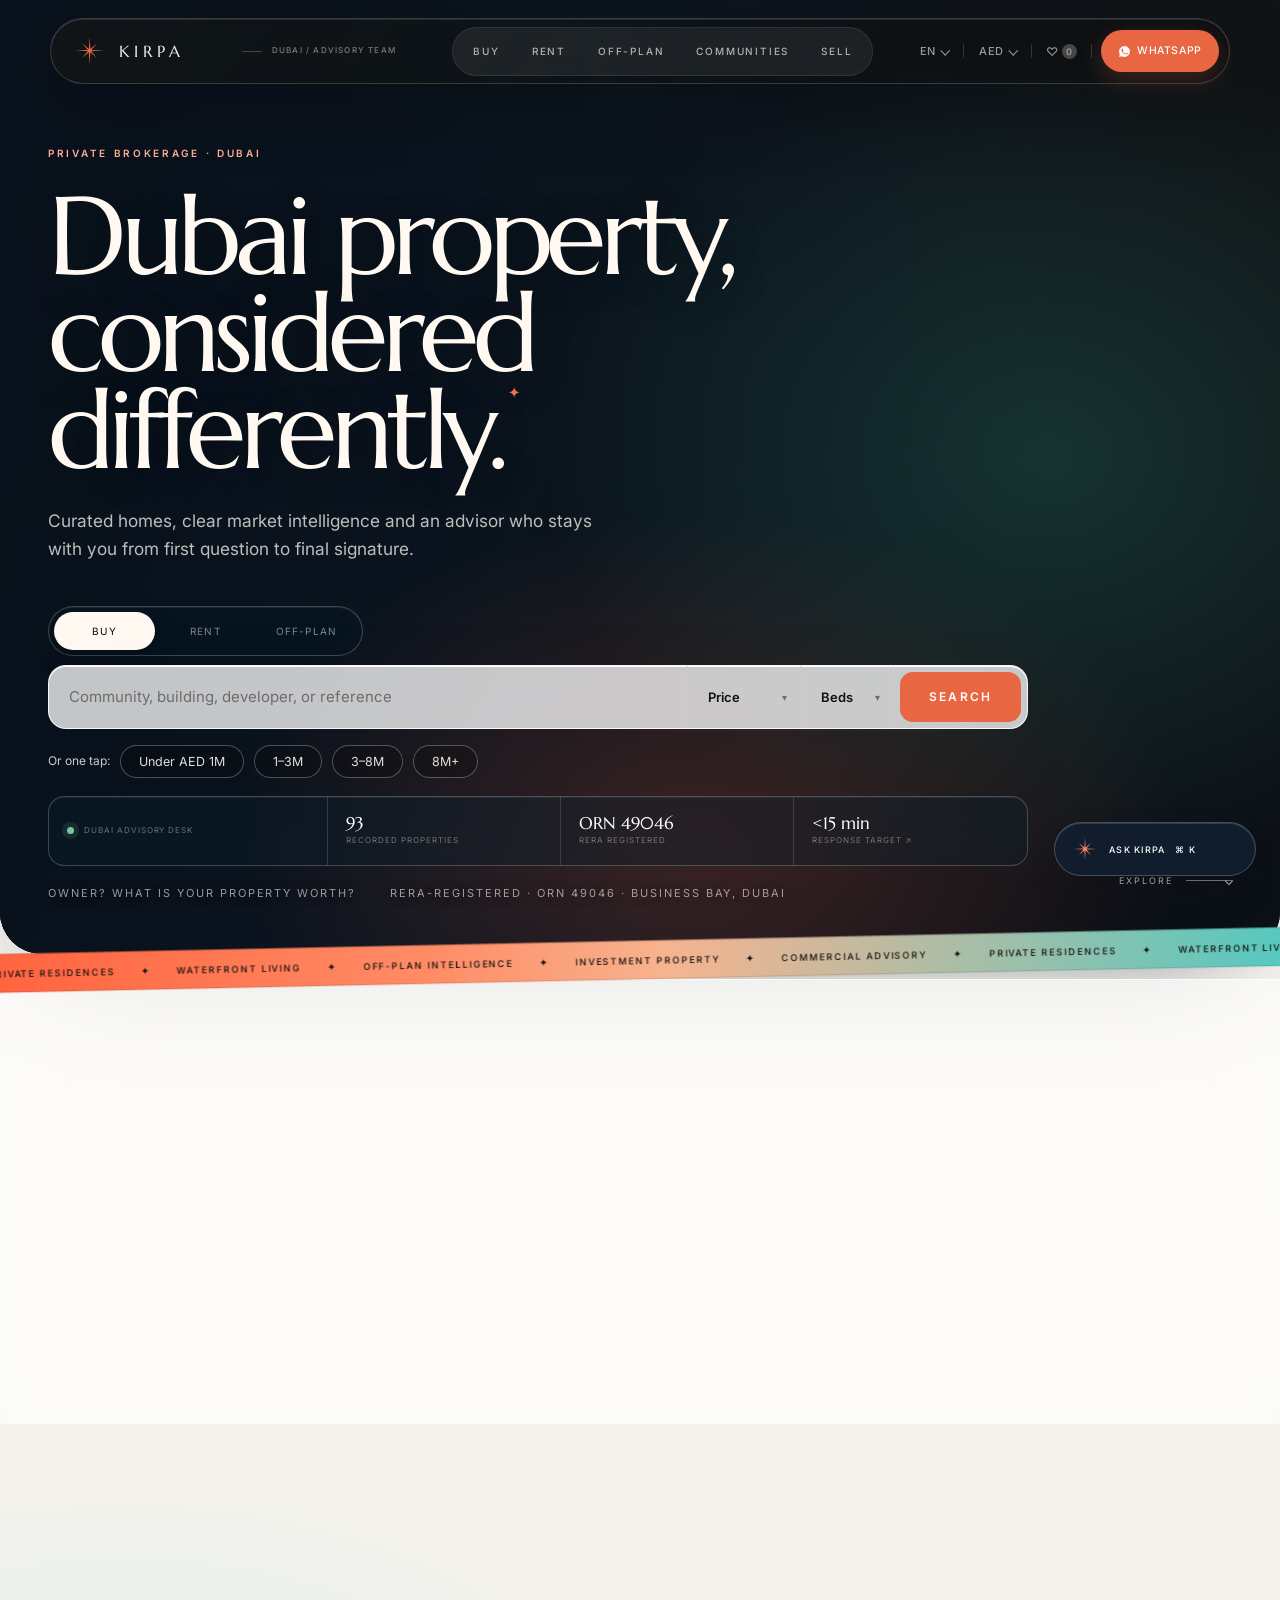
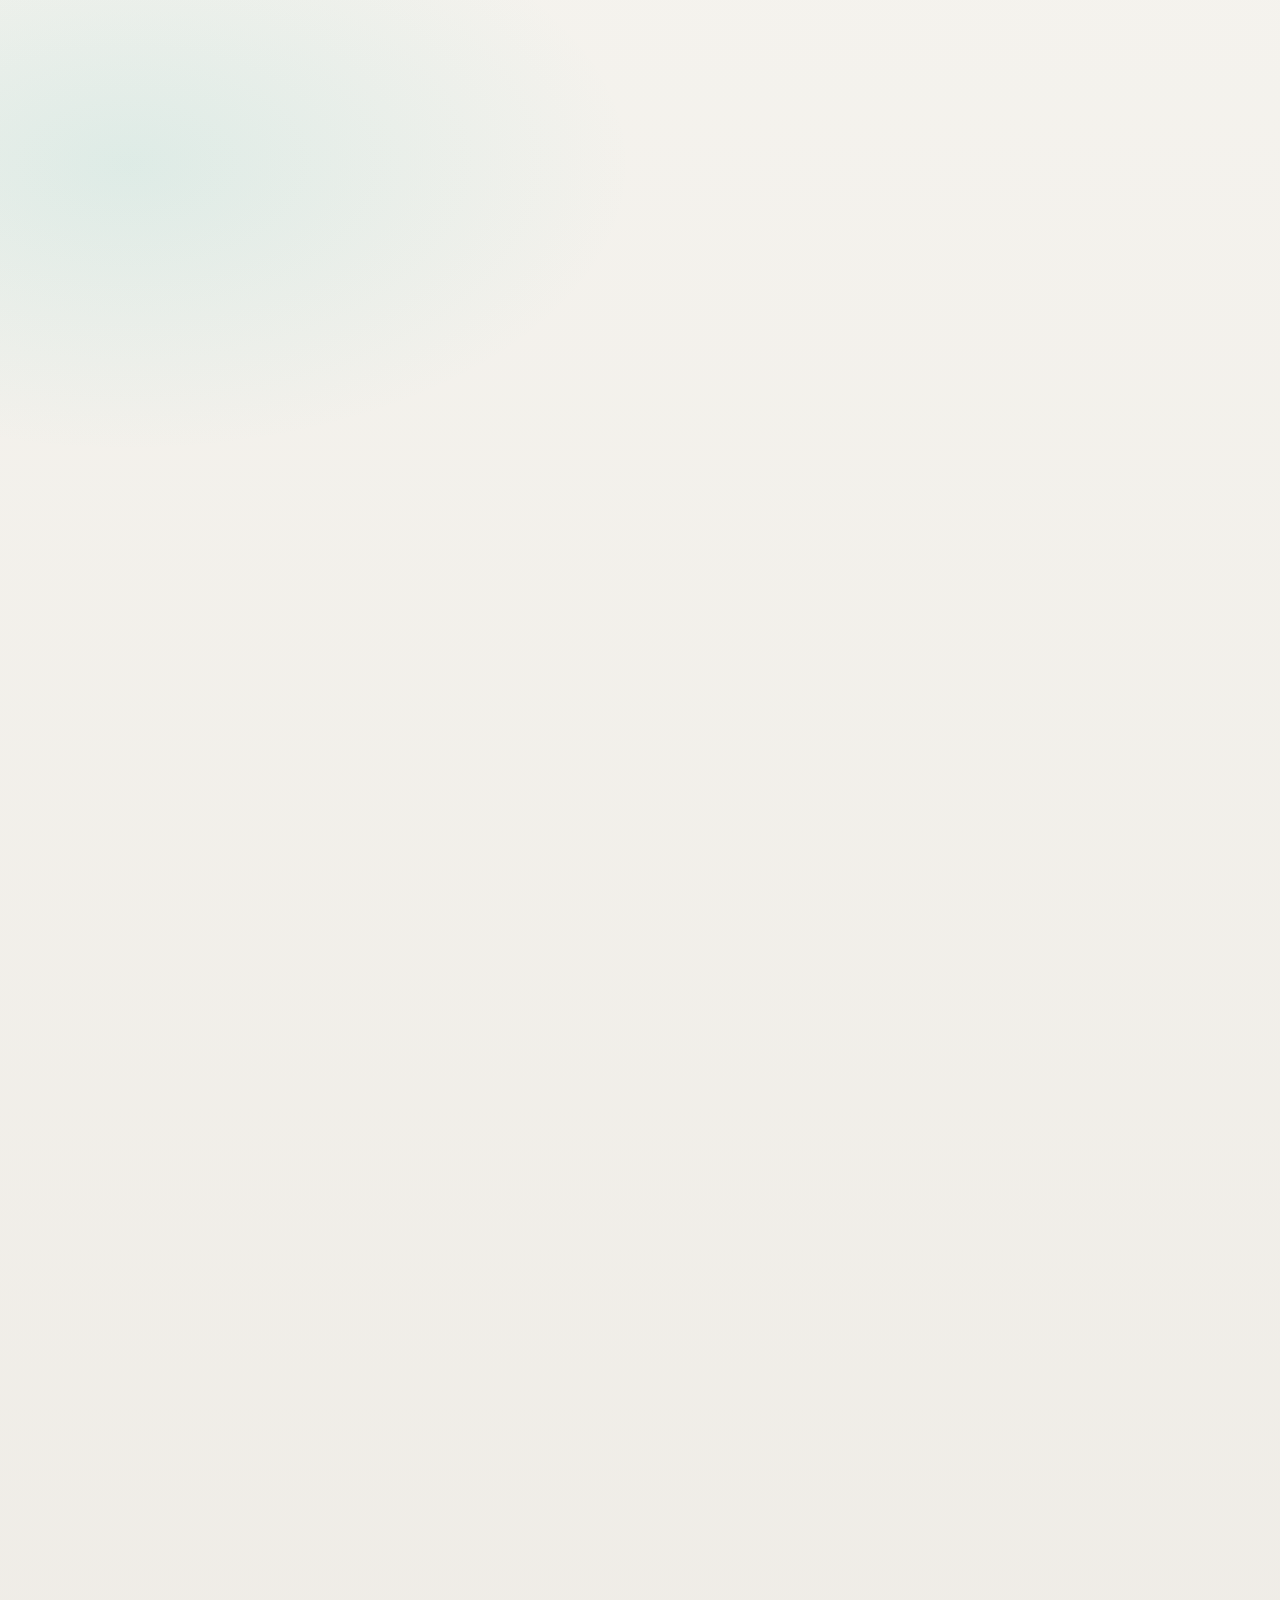
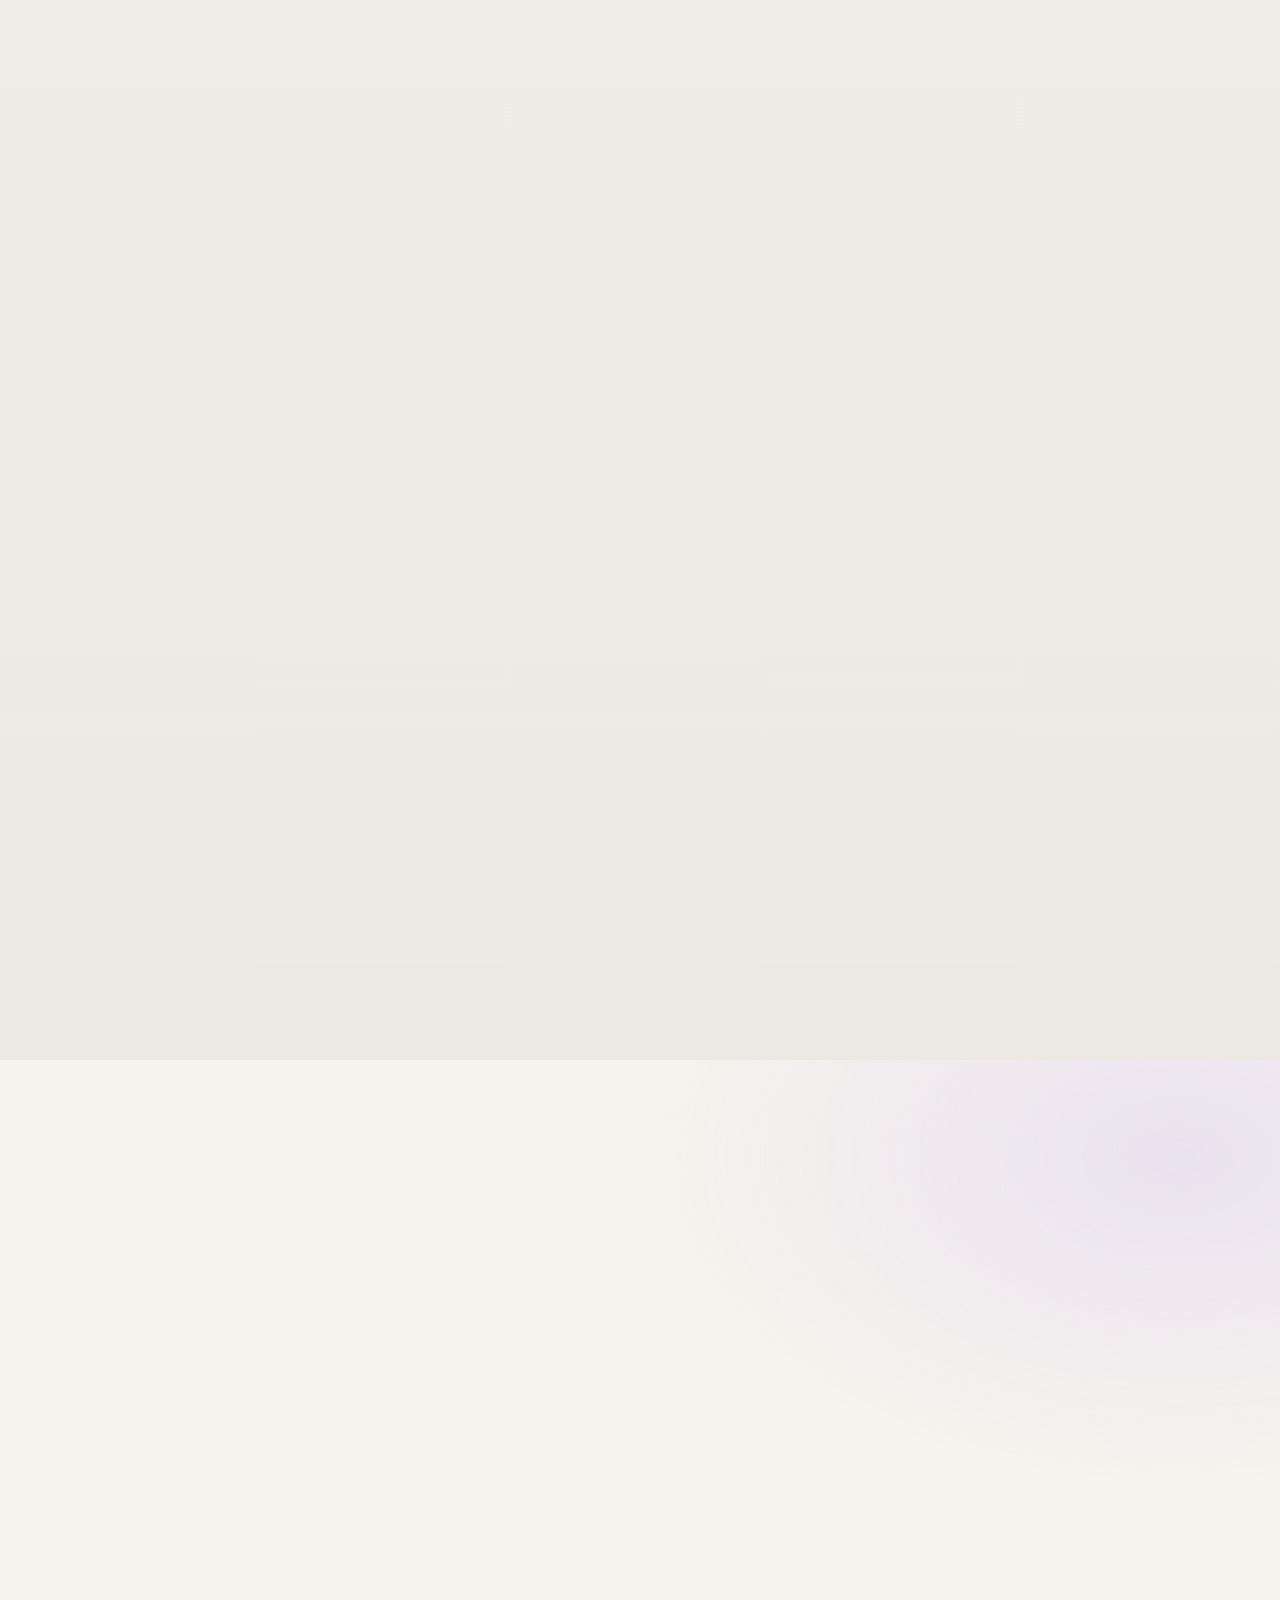
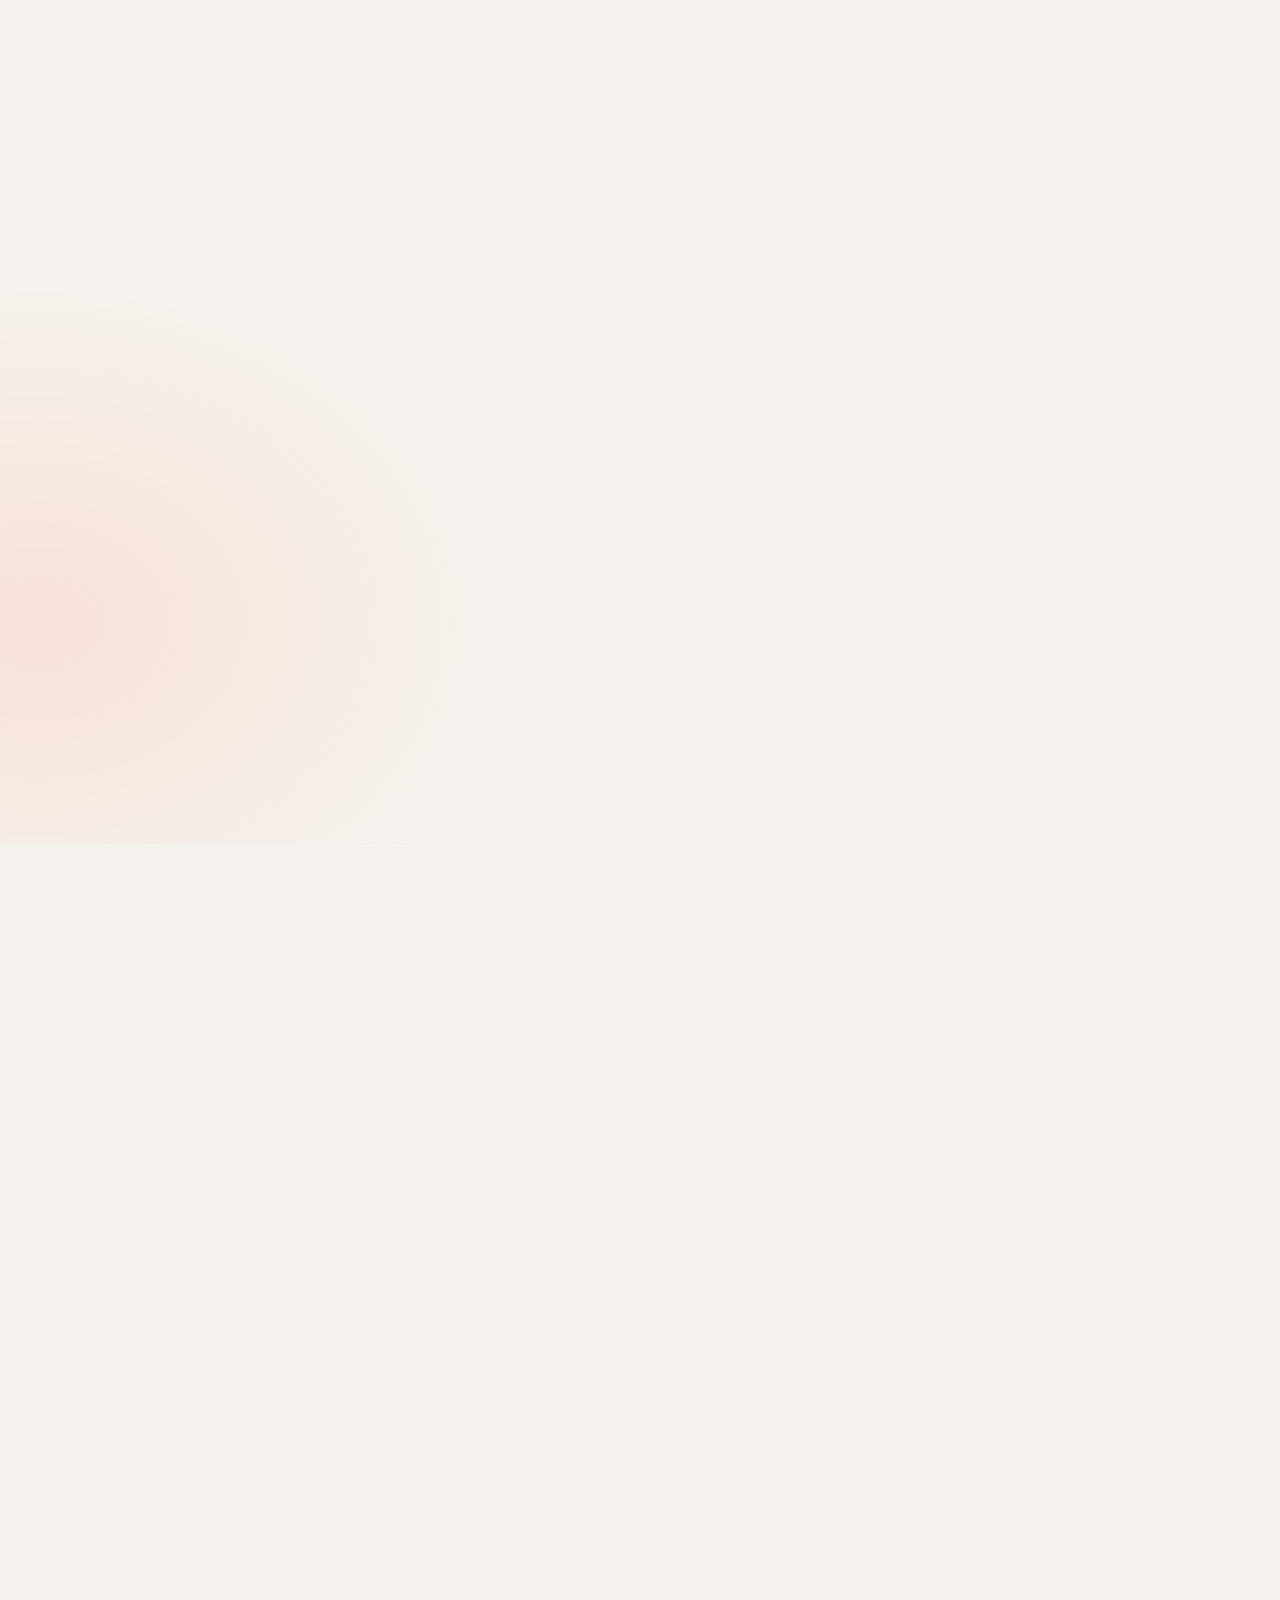
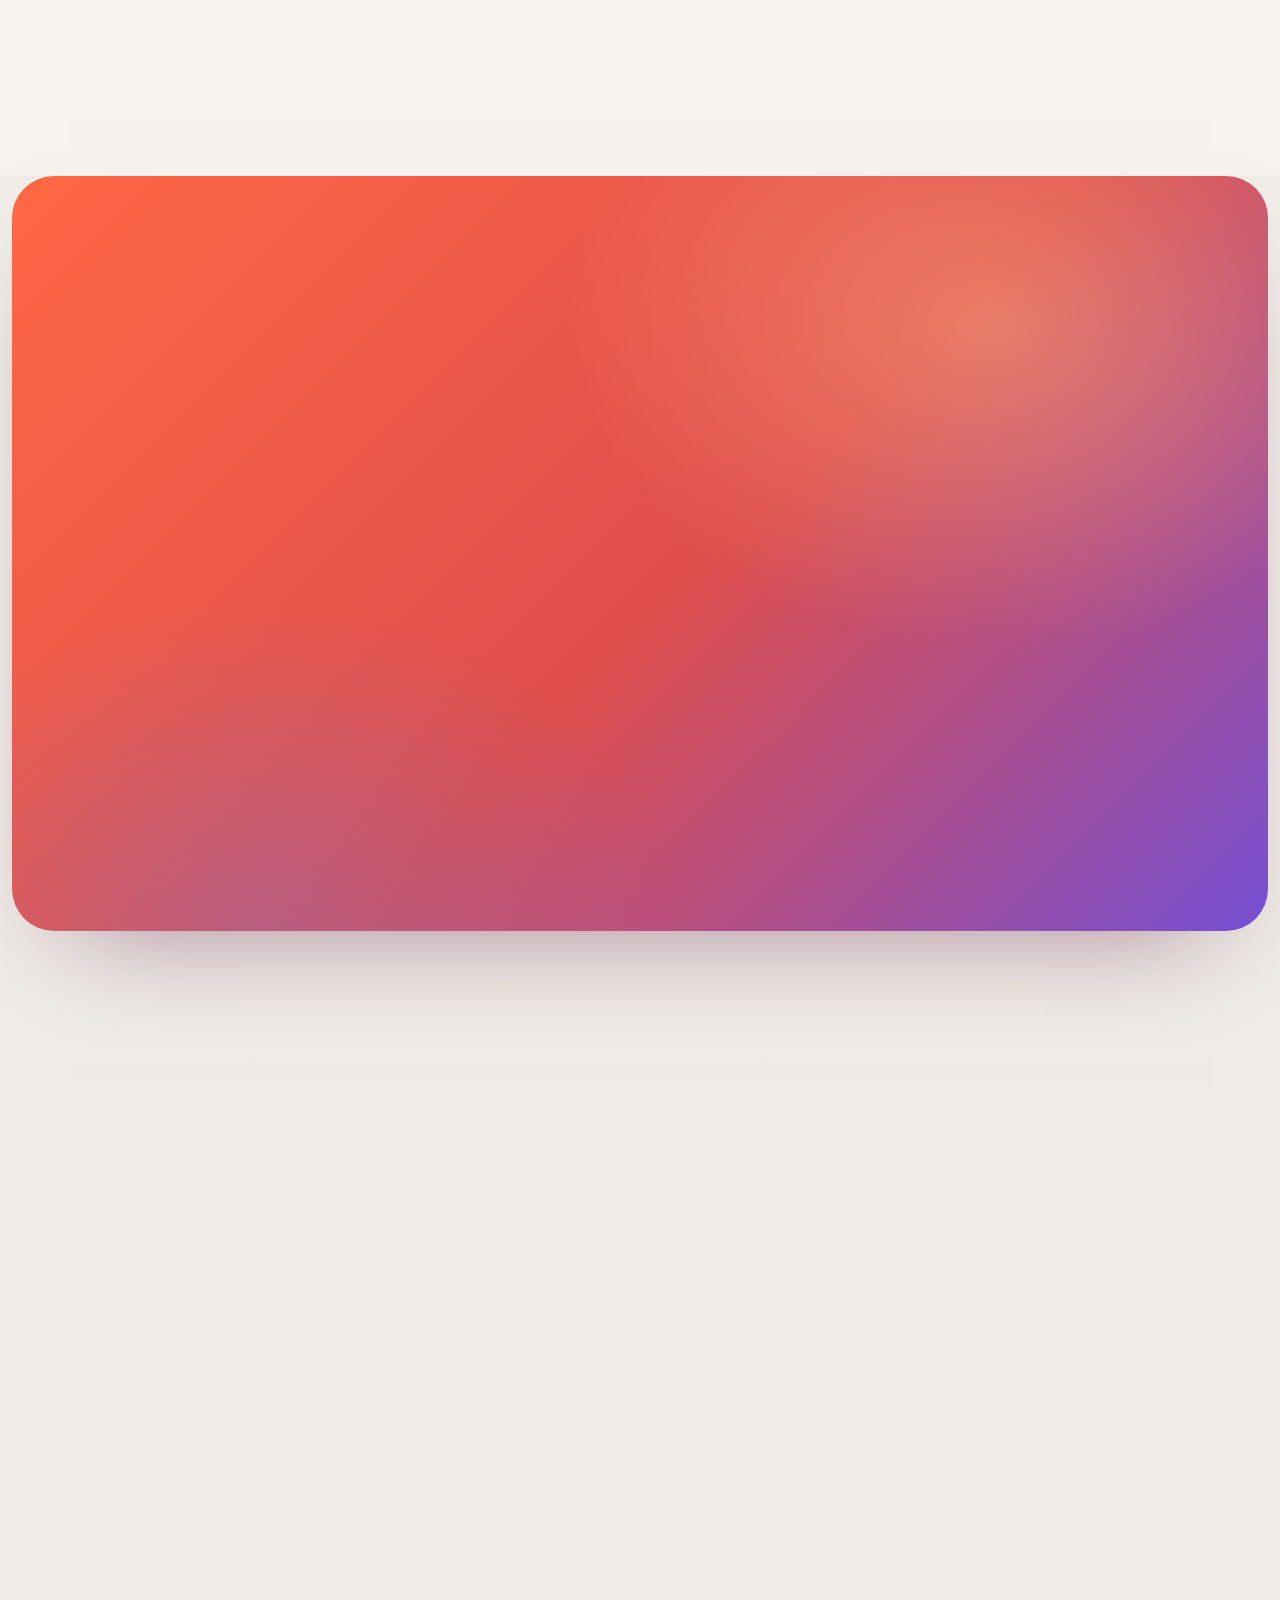
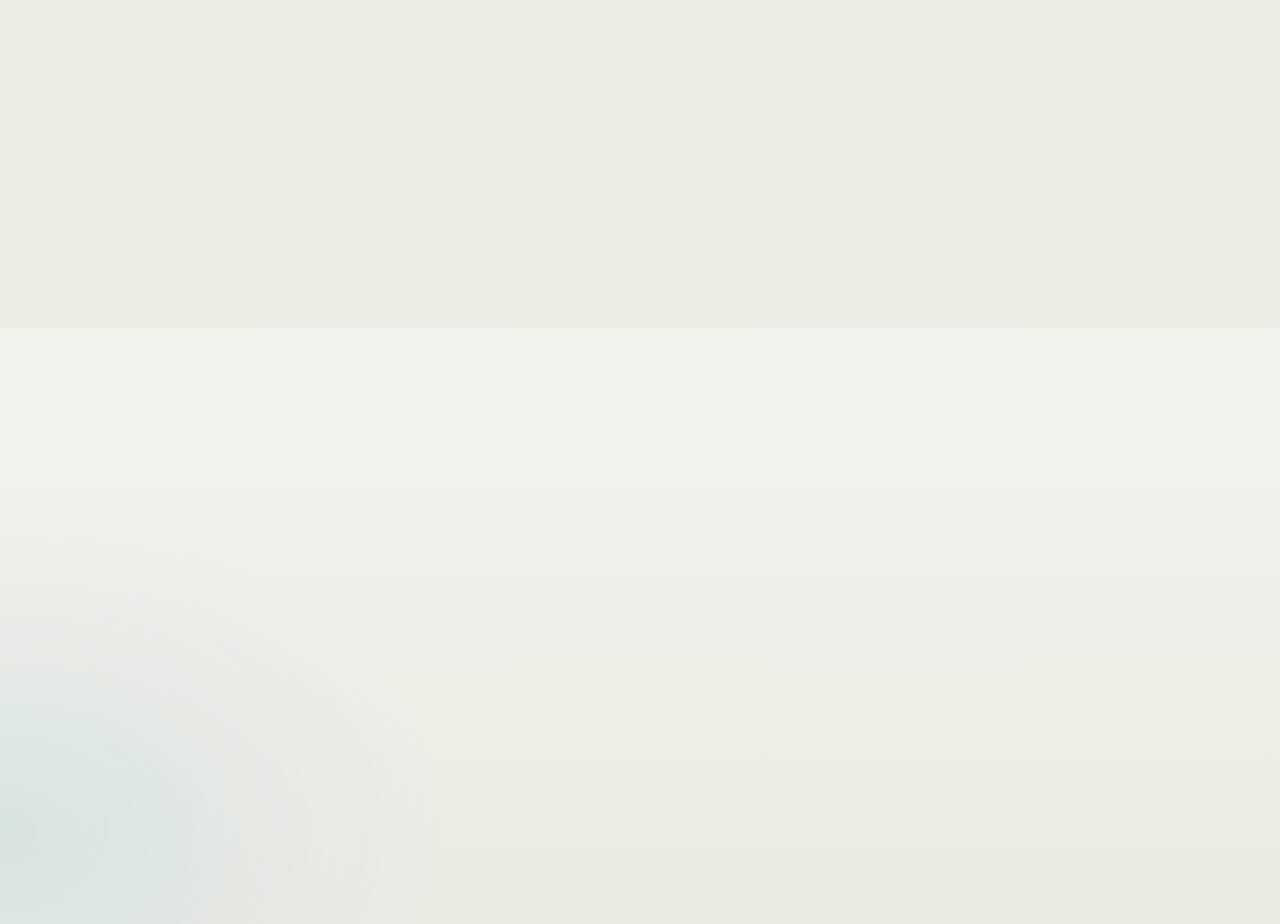
<file: index.html>
<!DOCTYPE html>
<html lang="en">
<head>
<meta charset="UTF-8">
<meta name="viewport" content="width=device-width, initial-scale=1.0">
<title>Kirpa Properties — Dubai Real Estate, Built on Loyalty and Trust</title>
<meta name="description" content="RERA-registered Dubai brokerage (ORN 49046). Off-plan, sales and rentals across Dubai's finest communities — book a viewing on WhatsApp.">
<link rel="canonical" href="https://roshanalii.github.io/Kirpa/">
<meta property="og:type" content="website">
<meta property="og:site_name" content="Kirpa Properties">
<meta property="og:title" content="Kirpa Properties — Dubai Real Estate">
<meta property="og:description" content="RERA-registered Dubai brokerage (ORN 49046). Off-plan, sales and rentals across Dubai’s finest communities.">
<meta property="og:url" content="https://roshanalii.github.io/Kirpa/">
<meta property="og:image" content="https://roshanalii.github.io/Kirpa/assets/og-cover-luminous.png">
<meta name="twitter:card" content="summary_large_image">
<noscript><style>.rv{opacity:1!important;transform:none!important}</style></noscript>
<link rel="preconnect" href="https://fonts.googleapis.com">
<link rel="preconnect" href="https://fonts.gstatic.com" crossorigin>
<link rel="preconnect" href="https://images.unsplash.com">
<link href="https://fonts.googleapis.com/css2?family=Marcellus&family=Inter:wght@400;500;600&family=Amiri&family=Noto+Kufi+Arabic:wght@400;500;600&display=swap" rel="stylesheet">
<link rel="stylesheet" href="assets/kirpa.css?v=28">
</head>
<body class="home-page">

<header id="hdr">
  <div class="nav">
    <a class="logo" href="index.html">
      <span class="mark"><svg class="kirpa-star" viewBox="0 0 100 100" xmlns="http://www.w3.org/2000/svg" aria-hidden="true"><path d="M98 50L55.73 52.37L75.46 75.46L52.37 55.73L50 98L47.63 55.73L24.54 75.46L44.27 52.37L2 50L44.27 47.63L24.54 24.54L47.63 44.27L50 2L52.37 44.27L75.46 24.54L55.73 47.63Z" fill="currentColor"/></svg></span>
      <span class="word"><b>KIRPA</b></span>
    </a>
    <nav class="nav-links">
      <a href="buy/" data-i18n="nav.buy">Buy</a><a href="rent/" data-i18n="nav.rent">Rent</a><a href="off-plan/" data-i18n="nav.offplan">Off-Plan</a><a href="communities/" data-i18n="nav.communities">Communities</a><a href="sell/" data-i18n="nav.sell">Sell</a>
    </nav>
    <div class="nav-right">
      <div class="dd" id="langDD"><button class="dd-btn lang" id="langBtn"><span id="langLabel">EN</span><i class="car"></i></button><div class="dd-menu" id="langMenu"></div></div>
      <span class="div"></span>
      <div class="dd" id="curDD"><button class="dd-btn" id="curBtn"><span id="curLabel">AED</span><i class="car"></i></button><div class="dd-menu" id="curMenu"></div></div>
      <span class="div"></span>
      <button class="heart-btn" id="openDrawer">♡ <span class="cnt" id="favCount">0</span></button>
      <span class="div"></span>
      <a class="nav-cta" href="https://wa.me/971543673063" target="_blank" rel="noopener"><svg viewBox="0 0 24 24"><path d="M12 2a10 10 0 0 0-8.6 15.1L2 22l5-1.3A10 10 0 1 0 12 2zm5.4 14.1c-.2.6-1.3 1.2-1.8 1.2-.5.1-1 .2-3.4-.7-2.9-1.1-4.7-4-4.9-4.2-.1-.2-1.1-1.5-1.1-2.9s.7-2 1-2.3c.2-.3.5-.3.7-.3h.5c.2 0 .4 0 .6.5l.9 2.1c.1.2.1.4 0 .6l-.4.6-.5.5c-.2.2-.3.4-.1.7.2.3.9 1.5 2 2.4 1.4 1.2 2.5 1.6 2.9 1.7.3.2.5.1.7-.1l.9-1c.2-.3.4-.2.7-.1l2 1c.3.1.5.2.6.4 0 .1 0 .7-.3 1.3z"/></svg>WhatsApp</a>
    </div>
  </div>
</header>

<!-- HERO -->
<section class="hero" style="padding:0">
  <div class="photo sky-a"><img class="ph-img" id="heroImg" src="https://images.unsplash.com/photo-1753029111752-f12018752cd3?auto=format&fit=crop&w=1600&h=945&crop=entropy&q=70" srcset="https://images.unsplash.com/photo-1753029111752-f12018752cd3?auto=format&fit=crop&w=900&h=532&crop=entropy&q=68 900w, https://images.unsplash.com/photo-1753029111752-f12018752cd3?auto=format&fit=crop&w=1400&h=827&crop=entropy&q=70 1400w, https://images.unsplash.com/photo-1753029111752-f12018752cd3?auto=format&fit=crop&w=1920&h=1135&crop=entropy&q=70 1920w" sizes="100vw" loading="eager" decoding="async" alt="Dubai skyline at night with Burj Khalifa" fetchpriority="high" onerror="this.remove()"></div>
  <div class="hero-inner">
    <span class="eyebrow" data-i18n="hero.eyebrow">Private brokerage · Dubai</span>
    <h1 data-i18n="hero.title">Dubai property, considered differently.</h1>
    <p class="hero-copy">Curated homes, clear market intelligence and an advisor who stays with you from first question to final signature.</p>

    <div class="searchbox" id="searchbox">
      <div class="hero-segments" id="heroSegments" aria-label="Property intent">
        <button class="on" data-intent="Buy" aria-pressed="true" data-i18n="ss.buy">Buy</button>
        <button data-intent="Rent" aria-pressed="false" data-i18n="ss.rent">Rent</button>
        <button data-intent="Off-Plan" aria-pressed="false" data-i18n="ss.offplan">Off-plan</button>
        <span class="segment-glider" aria-hidden="true"></span>
      </div>
      <div class="barwrap">
      <div class="sbar">
        <span class="sel"><select id="intent" aria-label="Intent"><option data-i18n="ss.buy">Buy</option><option data-i18n="ss.rent">Rent</option><option data-i18n="ss.offplan">Off-Plan</option></select></span>
        <input id="q" type="text" placeholder="Community, building, developer, or reference" data-i18n-ph="hero.search" autocomplete="off">
        <span class="sel"><select aria-label="Price"><option data-i18n="sel.price">Price</option><option>Under 1M</option><option>1–3M</option><option>3–8M</option><option>8M+</option></select></span>
        <span class="sel"><select aria-label="Beds"><option data-i18n="sel.beds">Beds</option><option data-i18n="sel.studio">Studio</option><option>1</option><option>2</option><option>3</option><option>4+</option></select></span>
        <button class="go">Search</button>
      </div>
      <div class="panel">
        <ul class="sug" id="sug">
          <li data-v="Dubai Hills Estate">Dubai Hills Estate</li>
          <li data-v="Dubai Marina">Dubai Marina</li>
          <li data-v="Palm Jumeirah">Palm Jumeirah</li>
          
          
        </ul>
      </div>
      </div>
      <div class="chips" id="budget">
        <span class="lbl" data-i18n="hero.tap">Or one tap:</span>
        <button class="chip" data-i18n="chip.under1m">Under AED 1M</button><button class="chip" data-i18n="chip.1-3m">1–3M</button><button class="chip" data-i18n="chip.3-8m">3–8M</button><button class="chip" data-i18n="chip.8m">8M+</button>
      </div>
    </div>

    <div class="hero-market" aria-label="Kirpa service summary">
      <div><i class="pulse-dot" aria-hidden="true"></i><span>Dubai advisory desk</span></div>
      <div><b id="heroInventory">—</b><span>recorded properties</span></div>
      <div><b>ORN 49046</b><span>RERA registered</span></div>
      <a href="https://wa.me/971543673063" target="_blank" rel="noopener"><b>&lt;15 min</b><span>response target ↗</span></a>
    </div>

    <div class="hero-foot">
      <span><span data-i18n="hero.owner">Owner? What is your property worth?</span></span>
      <span data-i18n="hero.trustline">RERA-registered · ORN 49046 · Business Bay, Dubai</span>
    </div>
    <a class="hero-scroll" href="#explore"><span>Explore</span><i aria-hidden="true"></i></a>
  </div>
</section>

<div class="kr-ticker" aria-label="Kirpa property specialisms">
  <div class="kr-ticker-track">
    <span>Private residences</span><i>✦</i><span>Waterfront living</span><i>✦</i><span>Off-plan intelligence</span><i>✦</i><span>Investment property</span><i>✦</i><span>Commercial advisory</span><i>✦</i>
    <span>Private residences</span><i>✦</i><span>Waterfront living</span><i>✦</i><span>Off-plan intelligence</span><i>✦</i><span>Investment property</span><i>✦</i><span>Commercial advisory</span><i>✦</i>
  </div>
</div>

<!-- VERIFIED PROOF -->
<section class="trust-rail" aria-label="Kirpa credentials">
  <div class="wrap trust-grid">
    <article><span>Registered brokerage</span><strong>ORN 49046</strong><small>Licensed by RERA, Dubai</small></article>
    <article><span>Recorded inventory</span><strong id="inventoryCount">—</strong><small>Sale, rent and commercial records</small></article>
    <article><span>Response target</span><strong>&lt;15 min</strong><small>During business hours on WhatsApp</small></article>
    <a href="https://www.google.com/search?q=Kirpa+Properties+Dubai+reviews" target="_blank" rel="noopener"><span>Public reputation</span><strong>5.0</strong><small>Google rating · verify live ↗</small></a>
  </div>
</section>

<!-- EXPLORE -->
<section id="explore" style="padding-bottom:0">
  <div class="wrap rv">
    <span class="eyebrow" data-i18n="sec.explore">Explore Dubai</span>
    <div class="sec-head" style="margin-bottom:0">
      <h2 data-i18n="sec.explore.h">Know the community before the floor plan.</h2>
      <div class="tabs">
        <button class="tab on" data-lens="comm" data-i18n="tab.communities">Communities</button>
        <button class="tab" data-lens="budget" data-i18n="tab.budget">By budget</button>
        <button class="tab" data-lens="life" data-i18n="tab.lifestyle">By lifestyle</button>
      </div>
    </div>
  </div>
  <div class="wrap">
    <div class="dubai-atlas rv">
      <div class="atlas-map" aria-label="Interactive Dubai community navigator">
        <div class="atlas-layers" aria-label="Map layer">
          <button class="on" data-atlas-layer="overview" aria-pressed="true">Overview</button>
          <button data-atlas-layer="residences" aria-pressed="false">Residences</button>
          <button data-atlas-layer="lifestyle" aria-pressed="false">Lifestyle</button>
        </div>
        <span class="atlas-axis axis-a"></span><span class="atlas-axis axis-b"></span><span class="atlas-coast"></span>
        <span class="atlas-orbit orbit-a"></span><span class="atlas-orbit orbit-b"></span>
        <span class="atlas-volume volume-a"></span><span class="atlas-volume volume-b"></span><span class="atlas-volume volume-c"></span>
        <button class="atlas-point point-palm" data-community="palm-jumeirah" aria-pressed="false"><i></i><span>Palm Jumeirah</span></button>
        <button class="atlas-point point-marina" data-community="dubai-marina" aria-pressed="false"><i></i><span>Dubai Marina</span></button>
        <button class="atlas-point point-hills" data-community="dubai-hills" aria-pressed="false"><i></i><span>Dubai Hills</span></button>
        <button class="atlas-point point-downtown" data-community="downtown" aria-pressed="true"><i></i><span>Downtown</span></button>
        <small>Community navigator · not to scale</small>
      </div>
      <div class="atlas-panel">
        <span class="eyebrow">Community intelligence</span>
        <h3 data-atlas-name tabindex="-1">Downtown Dubai</h3>
        <p data-atlas-summary></p>
        <div class="atlas-inventory"><span>Recorded residences</span><b data-atlas-count>—</b></div>
        <div class="atlas-stats" data-atlas-stats></div>
        <div class="atlas-matches" data-atlas-matches></div>
        <a class="link" data-atlas-link href="communities/guide.html?c=downtown">Open community guide</a>
      </div>
    </div>
  </div>
  <div class="wrap"><div class="explore-grid rv" id="exploreGrid"></div></div>
</section>

<!-- RESIDENCES -->
<section class="private-edit">
  <div class="wrap">
    <div class="sec-head rv">
      <div><span class="eyebrow" data-i18n="sec.residences">The private edit</span><h2 data-i18n="sec.residences.h">A focused collection, chosen for a reason.</h2></div>
      <div class="collection-tabs" aria-label="Property collection">
        <button class="collection-tab on" data-collection="prime">Prime</button>
        <button class="collection-tab" data-collection="investment">Investment</button>
        <button class="collection-tab" data-collection="villas">Villas</button>
        <a class="link" href="buy/" data-i18n="sec.viewall">View all</a>
      </div>
    </div>
    <div class="residence-runway rv" id="resGrid" aria-live="polite" tabindex="0"></div>
  </div>
</section>

<!-- OFF-PLAN -->
<section id="offplan" style="padding-top:0">
  <div class="wrap">
    <div class="sec-head rv">
      <div><span class="eyebrow" data-i18n="sec.offplan">Off-Plan</span><h2 data-i18n="sec.offplan.h">Projects worth the wait.</h2></div>
      <a class="link" href="off-plan/" data-i18n="sec.allprojects">All projects</a>
    </div>
    <div class="offplan rv">
      <div class="photo sky-d"><img class="ph-img" loading="lazy" src="https://images.unsplash.com/photo-1613490493576-7fde63acd811?auto=format&fit=crop&w=1400&h=900&crop=entropy&q=70" alt="The Orchard Place" onerror="this.remove()"></div>
      <div class="op-pad">
        <span class="eyebrow">Jumeirah Village Circle</span>
        <h3>The Orchard Place</h3>
        <table class="op-table">
          <tr><td data-i18n="op.developer">Developer</td><td data-i18n="op.track">Details and track record on request</td></tr>
          <tr><td data-i18n="op.from">From</td><td class="money" data-aed="1900000">AED 1,900,000</td></tr>
          <tr><td data-i18n="op.plan">Payment plan</td><td>60 / 40</td></tr>
          <tr><td data-i18n="op.handover">Handover</td><td>Q4 2027</td></tr>
          <tr><td data-i18n="op.yield">Est. gross yield</td><td>7.1% <span class="meth" title="Estimated from current JVC rental comparables against launch pricing. Not a guarantee of future returns." data-i18n="lp.howest">how we estimate</span></td></tr>
        </table>
        <div style="margin-top:32px;display:flex;gap:20px;align-items:center;flex-wrap:wrap">
          <a class="btn" href="https://wa.me/971543673063?text=Please%20send%20me%20the%20Orchard%20Place%20brochure" target="_blank" rel="noopener" data-i18n="op.brochure">Get the brochure</a>
          <button class="link" onclick="openSheet('suite','','The Orchard Place, JVC')" data-i18n="op.suite2">Book a sales-suite visit</button>
        </div>
      </div>
    </div>
  </div>
</section>

<!-- SELL -->
<section class="sell" id="sell">
  <div class="wrap rv">
    <span class="eyebrow" style="color:#6E645A" data-i18n="sell.eyebrow">For Owners</span>
    <h2 data-i18n="sell.h">What is your property worth today?</h2>
    <p>No forms. One message. A licensed advisor replies with comparable sales and a realistic strategy — usually within minutes.</p>
    <a class="btn coral" href="https://wa.me/971543673063?text=I'd%20like%20a%20valuation%20for%20my%20property%20in%20" target="_blank" rel="noopener" data-i18n="sell.btn">Get my valuation on WhatsApp</a>
    <span class="fine"><a href="mailto:info@kirpaproperties.com" data-i18n="sell.writeus">Prefer email? Write to us</a> &nbsp;·&nbsp; or <button class="link" style="font-size:12px;letter-spacing:.06em;text-transform:none" onclick="openSheet('valuation','','Valuation visit at your property')">book a valuation visit</button></span>
  </div>
</section>

<!-- PROOF -->
<section>
  <div class="wrap">
    <div class="sec-head rv" id="advisors">
      <div><span class="eyebrow" data-i18n="sec.advisors">Your Advisors</span><h2 data-i18n="sec.advisors.h">The people you'll actually talk to.</h2></div>
    </div>
    <div class="advisor-stage rv">
      <article class="lead-advisor">
        <div class="advisor-monogram"><span>MK</span><i>Founder</i></div>
        <div><span class="eyebrow">Leadership</span><h3>Manpreet Kaur</h3><p data-i18n="role.founder">Founder / CEO</p><button class="link" onclick="openSheet('call','','a call with Manpreet (Founder / CEO)')" data-i18n="label.call">Book a private call</button></div>
      </article>
      <article class="lead-advisor">
        <div class="advisor-monogram alt"><span>JC</span><i>Director</i></div>
        <div><span class="eyebrow">Leadership</span><h3>Dr. Jai Chatha</h3><p data-i18n="role.md">Founder / Managing Director</p><button class="link" onclick="openSheet('call','','a call with Dr. Jai Chatha (Managing Director)')" data-i18n="label.call">Book a private call</button></div>
      </article>
      <aside class="advisor-promise">
        <span class="eyebrow">The Kirpa standard</span>
        <h3>One brief. One accountable advisor.</h3>
        <p>Your search is carried by a named specialist—not passed around a sales floor.</p>
        <a class="link" href="team.html" data-i18n="advisors.all">Meet the full team →</a>
      </aside>
    </div>
    <div class="proof-row rv">
      <div class="proof"><b>Secondary</b><span class="sub">Resale and leasing specialists</span></div>
      <div class="proof"><b>Off-plan</b><span class="sub">Developer and payment-plan guidance</span></div>
      <div class="proof"><b>Commercial</b><span class="sub">Offices, retail and portfolio advice</span></div>
    </div>
  </div>
</section>

<!-- MARKET NOTES -->
<section class="insights" style="padding-top:0">
  <div class="wrap">
    <div class="sec-head rv">
      <div><span class="eyebrow">Kirpa intelligence</span><h2>Useful context before a viewing.</h2></div>
      <a class="link" href="https://wa.me/971543673063?text=Please%20send%20me%20Kirpa%27s%20latest%20Dubai%20property%20market%20brief" target="_blank" rel="noopener">Request the latest brief</a>
    </div>
    <div class="insight-grid rv">
      <article><span>01 · Market</span><h3>How to read Dubai inventory without chasing headlines</h3><p>Separate launch supply, resale liquidity and genuinely scarce homes before comparing price.</p></article>
      <article><span>02 · Buying</span><h3>A clear route for non-resident buyers</h3><p>From shortlist and due diligence to MOU, transfer and ownership costs—mapped before you commit.</p></article>
      <article><span>03 · Residency</span><h3>Property, residency and the questions to ask first</h3><p>Eligibility depends on current rules and the property structure. We verify the route before advising.</p></article>
    </div>
  </div>
</section>

<!-- FOOTER -->
<footer>
  <div class="wrap">
    <div class="foot-top">
      <div>
        <div class="foot-logo">KIRPA</div>
        <p data-i18n="foot.about">Your trusted real estate partner in Dubai — off-plan investments, land, and portfolio building for NRIs. Office 1802, O-14 Tower, Marasi Drive, Business Bay, Dubai.</p>
      </div>
      <div><h4 data-i18n="foot.properties">Properties</h4><ul><li><a href="buy/" data-i18n="nav.buy">Buy</a></li><li><a href="rent/" data-i18n="nav.rent">Rent</a></li><li><a href="off-plan/" data-i18n="nav.offplan">Off-Plan</a></li><li><a href="sell/" data-i18n="foot.sellwith">Sell with us</a></li></ul></div>
      <div><h4 data-i18n="foot.discover">Discover</h4><ul><li><a href="communities/" data-i18n="nav.communities">Communities</a></li><li><a href="tools/" data-i18n="foot.mortgage">Mortgage calculator</a></li></ul></div>
      <div><h4 data-i18n="foot.company">Company</h4><ul><li><a href="team.html" data-i18n="foot.team">Our team</a></li><li><a href="https://wa.me/971543673063" target="_blank" rel="noopener" data-i18n="foot.contact">Contact</a></li><li><span style="opacity:.6" data-i18n="foot.lang">العربية</span></li></ul></div>
    </div>
    <div class="foot-bottom">
      <span data-i18n="foot.copyright">© 2026 Kirpa Properties LLC · ORN 49046 · Licensed by RERA, Dubai Land Department</span>
      <span data-i18n="foot.compliance">All listings carry a valid Trakheesi advertising permit.</span>
    </div>
  </div>
</footer>


<!-- MOBILE SEARCH SHEET -->
<div class="sheet" id="searchSheet" role="dialog" aria-modal="true" aria-label="Search">
  <div class="sheet-box">
    <div class="sheet-head"><b data-i18n="ss.title">Search</b><button id="closeSearch" aria-label="Close">✕</button></div>
    <input class="ss-input" id="qm" type="text" placeholder="Community, building, developer, or reference" data-i18n-ph="hero.search" autocomplete="off">
    <div class="sheet-lbl" data-i18n="ss.want">I want to</div>
    <div class="sheet-chips ssg" id="ssIntent"><button class="schip on">Buy</button><button class="schip">Rent</button><button class="schip">Off-Plan</button></div>
    <div class="sheet-lbl" data-i18n="ss.budget">Budget</div>
    <div class="sheet-chips ssg" id="ssBudget"><button class="schip on" data-min="0" data-max="0">Any</button><button class="schip" data-min="0" data-max="1000000">Under 1M</button><button class="schip" data-min="1000000" data-max="3000000">1–3M</button><button class="schip" data-min="3000000" data-max="8000000">3–8M</button><button class="schip" data-min="8000000" data-max="0">8M+</button></div>
    <div class="sheet-lbl" data-i18n="ss.beds">Bedrooms</div>
    <div class="sheet-chips ssg" id="ssBeds"><button class="schip on" data-v="">Any</button><button class="schip" data-v="1">1</button><button class="schip" data-v="2">2</button><button class="schip" data-v="3">3</button><button class="schip" data-v="4">4+</button></div>
    <div class="sheet-lbl" data-i18n="ss.popular">Popular</div>
    <ul class="sug" id="sugM">
      <li data-v="Dubai Hills Estate">Dubai Hills Estate</li>
      <li data-v="Dubai Marina">Dubai Marina</li>
      <li data-v="Palm Jumeirah">Palm Jumeirah</li>
      <li data-v="Downtown Dubai">Downtown Dubai</li>
    </ul>
    <button class="btn coral" id="ssGo" data-i18n="ss.go">Search</button>
  </div>
</div>

<!-- MOBILE BAR -->
<div class="mbar">
  <div class="row">
    <button onclick="document.getElementById('q').focus();window.scrollTo({top:0,behavior:'smooth'})" data-i18n="m.search">Search</button>
    <a class="wa" href="https://wa.me/971543673063" target="_blank" rel="noopener">WhatsApp</a>
    <button id="mbarFav" data-i18n-append="m.shortlist">♡ Shortlist</button>
  </div>
</div>

<script>window.BASE='';</script>
<script src="assets/i18n.js?v=14"></script>
<script src="assets/listings.js?v=14"></script>
<script src="assets/kirpa.js?v=23"></script>
<script src="assets/premium.js?v=3"></script>
<script src="assets/experience.js?v=3"></script>
<script src="assets/team.js?v=1"></script>
<script>
/* ---------- home page rendering (shared runtime in assets/kirpa.js) ---------- */
let homeCollection='prime';
let runwayIndex=0;
let runwayBusy=false;
function collectionPool(mode){
  const sale=LISTINGS.filter(l=>l.status==='sale'&&l.segment==='residential');
  if(mode==='investment'){
    return sale.filter(l=>l.aed<=3000000).sort((a,b)=>a.aed-b.aed||b.sqft-a.sqft).slice(0,6);
  }
  if(mode==='villas'){
    return sale.filter(l=>l.type==='Villa'||l.type==='Townhouse').sort((a,b)=>b.aed-a.aed).slice(0,6);
  }
  return sale.slice().sort((a,b)=>b.aed-a.aed).slice(0,6);
}
function runwayLabel(){
  return homeCollection==='investment'?'Considered value':homeCollection==='villas'?'Villa collection':'Prime collection';
}
function runwayRationale(l){
  if(homeCollection==='investment')return 'Selected from the lower-priced end of Kirpa’s recorded sale inventory, with space and community context kept visible.';
  if(homeCollection==='villas')return 'A private-home format with room to breathe, selected from Kirpa’s current villa and townhouse records.';
  return 'One of the highest-value residences in Kirpa’s recorded sale collection, presented with its essential purchase context.';
}
function paintRunway(){
  const pool=collectionPool(homeCollection);
  const host=$('#resGrid');
  if(!pool.length){host.innerHTML='<p class="empty">No residences are recorded in this collection yet.</p>';return;}
  runwayIndex=(runwayIndex+pool.length)%pool.length;
  const l=pool[runwayIndex];
  const next=pool[(runwayIndex+1)%pool.length];
  const saved=favs.includes(l.ref);
  const detail='properties/listing.html?ref='+encodeURIComponent(l.ref);
  const nextDetail='properties/listing.html?ref='+encodeURIComponent(next.ref);
  const request='https://wa.me/971543673063?text='+encodeURIComponent('Hello Kirpa, I would like a private viewing of '+l.title+' ('+l.ref+').');
  const progress=Math.round(((runwayIndex+1)/pool.length)*100);
  host.innerHTML=
    '<div class="runway-aperture" aria-hidden="true"><i></i><i></i></div>'+
    '<div class="runway-visual">'+
      '<a class="runway-image" href="'+detail+'" style="view-transition-name:'+vtName(l.ref)+'">'+
        phImg(listingImage(l,0),l.title+' — representative photography')+
        '<span class="runway-media-note">Representative photography</span>'+
      '</a>'+
      '<button class="fav runway-fav '+(saved?'on':'')+'" data-ref="'+l.ref+'" aria-label="Save '+l.title+'">'+(saved?'♥':'♡')+'</button>'+
      '<div class="runway-count" aria-label="Residence '+(runwayIndex+1)+' of '+pool.length+'"><b>'+String(runwayIndex+1).padStart(2,'0')+'</b><span>/ '+String(pool.length).padStart(2,'0')+'</span></div>'+
      '<a class="runway-next-preview" href="'+nextDetail+'" data-runway-next>'+
        '<span>Next residence</span>'+phImg(listingImage(next,0),next.title+' — representative photography')+'<b>'+next.title+'</b>'+
      '</a>'+
    '</div>'+
    '<article class="runway-copy">'+
      '<span class="eyebrow">'+runwayLabel()+'</span>'+
      '<h3>'+l.title+'</h3>'+
      '<p class="runway-place">'+l.building+' · '+l.community+'</p>'+
      '<div class="runway-price"><b>'+fmt(l.aed)+'</b><span>'+l.per+'</span></div>'+
      '<div class="runway-spec-grid">'+
        '<div><span>Bedrooms</span><b>'+l.beds+'</b></div>'+
        '<div><span>Interior</span><b>'+l.sqft.toLocaleString()+' sq ft</b></div>'+
        '<div><span>Residence</span><b>'+l.type+'</b></div>'+
      '</div>'+
      '<p class="runway-rationale">'+runwayRationale(l)+'</p>'+
      '<div class="runway-actions"><a class="btn coral runway-primary" href="'+detail+'">Enter residence</a><a class="link" href="'+request+'" target="_blank" rel="noopener">Request private viewing</a></div>'+
      '<div class="runway-controls">'+
        '<button type="button" data-runway-prev aria-label="Previous residence">←</button>'+
        '<div class="runway-progress" aria-hidden="true"><i style="--runway-progress:'+progress+'%"></i></div>'+
        '<button type="button" data-runway-next aria-label="Next residence">→</button>'+
      '</div>'+
    '</article>';
  bindCards(host);
  host.querySelector('[data-runway-prev]').addEventListener('click',()=>moveRunway(-1));
  host.querySelectorAll('[data-runway-next]').forEach(control=>control.addEventListener('click',e=>{e.preventDefault();moveRunway(1);}));
  setTimeout(()=>host.classList.remove('is-entering'),720);
  runwayBusy=false;
  document.querySelectorAll('#offplan .money').forEach(el=>{el.textContent=fmt(+el.dataset.aed)});
}
function renderRes(index=runwayIndex,direction=''){
  const host=$('#resGrid');
  runwayIndex=index;
  if(!direction){host.classList.add('is-entering');paintRunway();return;}
  if(runwayBusy)return;
  runwayBusy=true;
  host.classList.add('is-changing',direction);
  setTimeout(()=>{
    host.classList.remove('is-changing',direction);
    host.classList.add('is-entering',direction==='to-next'?'from-next':'from-prev');
    paintRunway();
    setTimeout(()=>host.classList.remove('from-next','from-prev'),520);
  },300);
}
function moveRunway(delta){renderRes(runwayIndex+delta,delta>0?'to-next':'to-prev');}
$('#resGrid').addEventListener('keydown',e=>{
  if(e.key==='ArrowRight'){e.preventDefault();moveRunway(1);}
  if(e.key==='ArrowLeft'){e.preventDefault();moveRunway(-1);}
});
document.querySelectorAll('.collection-tab').forEach(tab=>tab.addEventListener('click',()=>{
  document.querySelectorAll('.collection-tab').forEach(item=>item.classList.remove('on'));
  tab.classList.add('on');homeCollection=tab.dataset.collection;runwayIndex=0;renderRes(0,'to-next');
}));
function renderExplore(lens){
  $('#exploreGrid').innerHTML=LENSES[lens].map(row=>{const r=row;
    const nm=(window.COMMLOC&&COMMLOC[r[0]])?COMMLOC[r[0]]:r[0];
    const sub=(window.__lang!=='en'&&r[3])?t('label.readguide','Read the guide'):r[1];
    const inner='<div class="photo '+r[2]+'">'+phImg(r[4],nm)+'</div><div class="tile-name"><b>'+nm+'</b><span>'+sub+'</span></div>';
    return r[3]?'<a class="tile" href="communities/guide.html?c='+r[3]+'">'+inner+'</a>':'<div class="tile">'+inner+'</div>';
  }).join('');
}
document.querySelectorAll('.tab').forEach(t=>t.addEventListener('click',()=>{
  document.querySelectorAll('.tab').forEach(x=>x.classList.remove('on'));
  t.classList.add('on');renderExplore(t.dataset.lens);
}));
/* search expand */
const sb=$('#searchbox');
$('#q').addEventListener('focus',()=>sb.classList.add('open'));
document.addEventListener('click',e=>{if(!sb.contains(e.target))sb.classList.remove('open')});
const sugItems=[...document.querySelectorAll('#sug li')];
document.querySelectorAll('#sug li').forEach(li=>li.addEventListener('click',()=>{$('#q').value=li.dataset.v;sb.classList.remove('open')}));
$('#q').addEventListener('input',()=>{
  const q=$('#q').value.trim().toLowerCase();
  let any=false;
  sugItems.forEach(li=>{const hit=!q||li.dataset.v.toLowerCase().includes(q);li.style.display=hit?'':'none';if(hit)any=true;});
  sb.classList.toggle('open',!isMobile());
});
document.querySelectorAll('#budget .chip').forEach(c=>c.addEventListener('click',()=>c.classList.toggle('on')));
/* re-render hooks */
window.onFavsChanged=renderRes;
window.onCurrencyChanged=renderRes;
/* init */

/* ---------- real search routing (desktop + mobile sheet) ---------- */
const COMMUNITY_NAMES=[...new Set(LISTINGS.map(l=>l.community))];
function matchCommunity(t){t=(t||'').trim().toLowerCase();return COMMUNITY_NAMES.find(n=>n.toLowerCase()===t||n.toLowerCase().includes(t)&&t.length>3)||''}
function route(intent,q,beds,min,max){
  if(intent==='Off-Plan'){location.href='off-plan/';return}
  const p=new URLSearchParams();
  const c=matchCommunity(q);if(c)p.set('community',c);
  if(beds)p.set('beds',beds);
  if(min)p.set('min',min);if(max)p.set('max',max);
  location.href=(intent==='Rent'?'rent/':'buy/')+(p.toString()?'?'+p.toString():'');
}
/* desktop bar */
document.querySelector('#searchbox .go').addEventListener('click',()=>{
  if(isMobile()){$('#qm').value=$('#q').value;$('#searchSheet').classList.add('open');return;}
  const intent=document.querySelector('#intent').value;
  const priceSel=document.querySelectorAll('#searchbox .sel select')[1].value;
  const bedsSel=document.querySelectorAll('#searchbox .sel select')[2].value;
  const bands={'Under 1M':[0,1000000],'1–3M':[1000000,3000000],'3–8M':[3000000,8000000],'8M+':[8000000,0]};
  const b=bands[priceSel]||[0,0];
  route(intent,$('#q').value,(bedsSel==='Beds'||bedsSel==='Studio')?'':(bedsSel==='4+'?'4':bedsSel),b[0],b[1]);
});
/* mobile: focusing the hero field opens the sheet instead */
const isMobile=()=>matchMedia('(max-width:600px)').matches;
$('#q').addEventListener('focus',e=>{
  if(isMobile()){e.target.blur();$('#qm').value=$('#q').value;$('#searchSheet').classList.add('open');setTimeout(()=>$('#qm').focus(),200);}
});
$('#closeSearch').onclick=()=>$('#searchSheet').classList.remove('open');
document.querySelectorAll('.ssg').forEach(g=>g.addEventListener('click',e=>{
  if(!e.target.classList.contains('schip'))return;
  g.querySelectorAll('.schip').forEach(x=>x.classList.remove('on'));
  e.target.classList.add('on');
}));
document.querySelectorAll('#sugM li').forEach(li=>li.onclick=()=>{$('#qm').value=li.dataset.v});
$('#ssGo').onclick=()=>{
  const intent=document.querySelector('#ssIntent .on').textContent;
  const bud=document.querySelector('#ssBudget .on');
  const beds=document.querySelector('#ssBeds .on').dataset.v;
  route(intent,$('#qm').value,beds,+bud.dataset.min,+bud.dataset.max);
};

window.COMMAR={};Object.values(COMMUNITIES).forEach(c=>{COMMAR[c.name]=c.name_ar||c.name;});
window.COMMLOC={};Object.values(COMMUNITIES).forEach(c=>{COMMLOC[c.name]=window.LF?window.LF(c,'name'):c.name;});
window.onLangReady=()=>{renderExplore(document.querySelector('.tab.on').dataset.lens);renderRes();};
renderExplore('comm');renderRes();
/* failsafe: never leave a section invisible — reveal anything the observer hasn't reached after 2.5s */
setTimeout(function(){document.querySelectorAll('.rv:not(.in)').forEach(function(e){e.classList.add('in')});},2500);
</script>
</body>
</html>
</file>
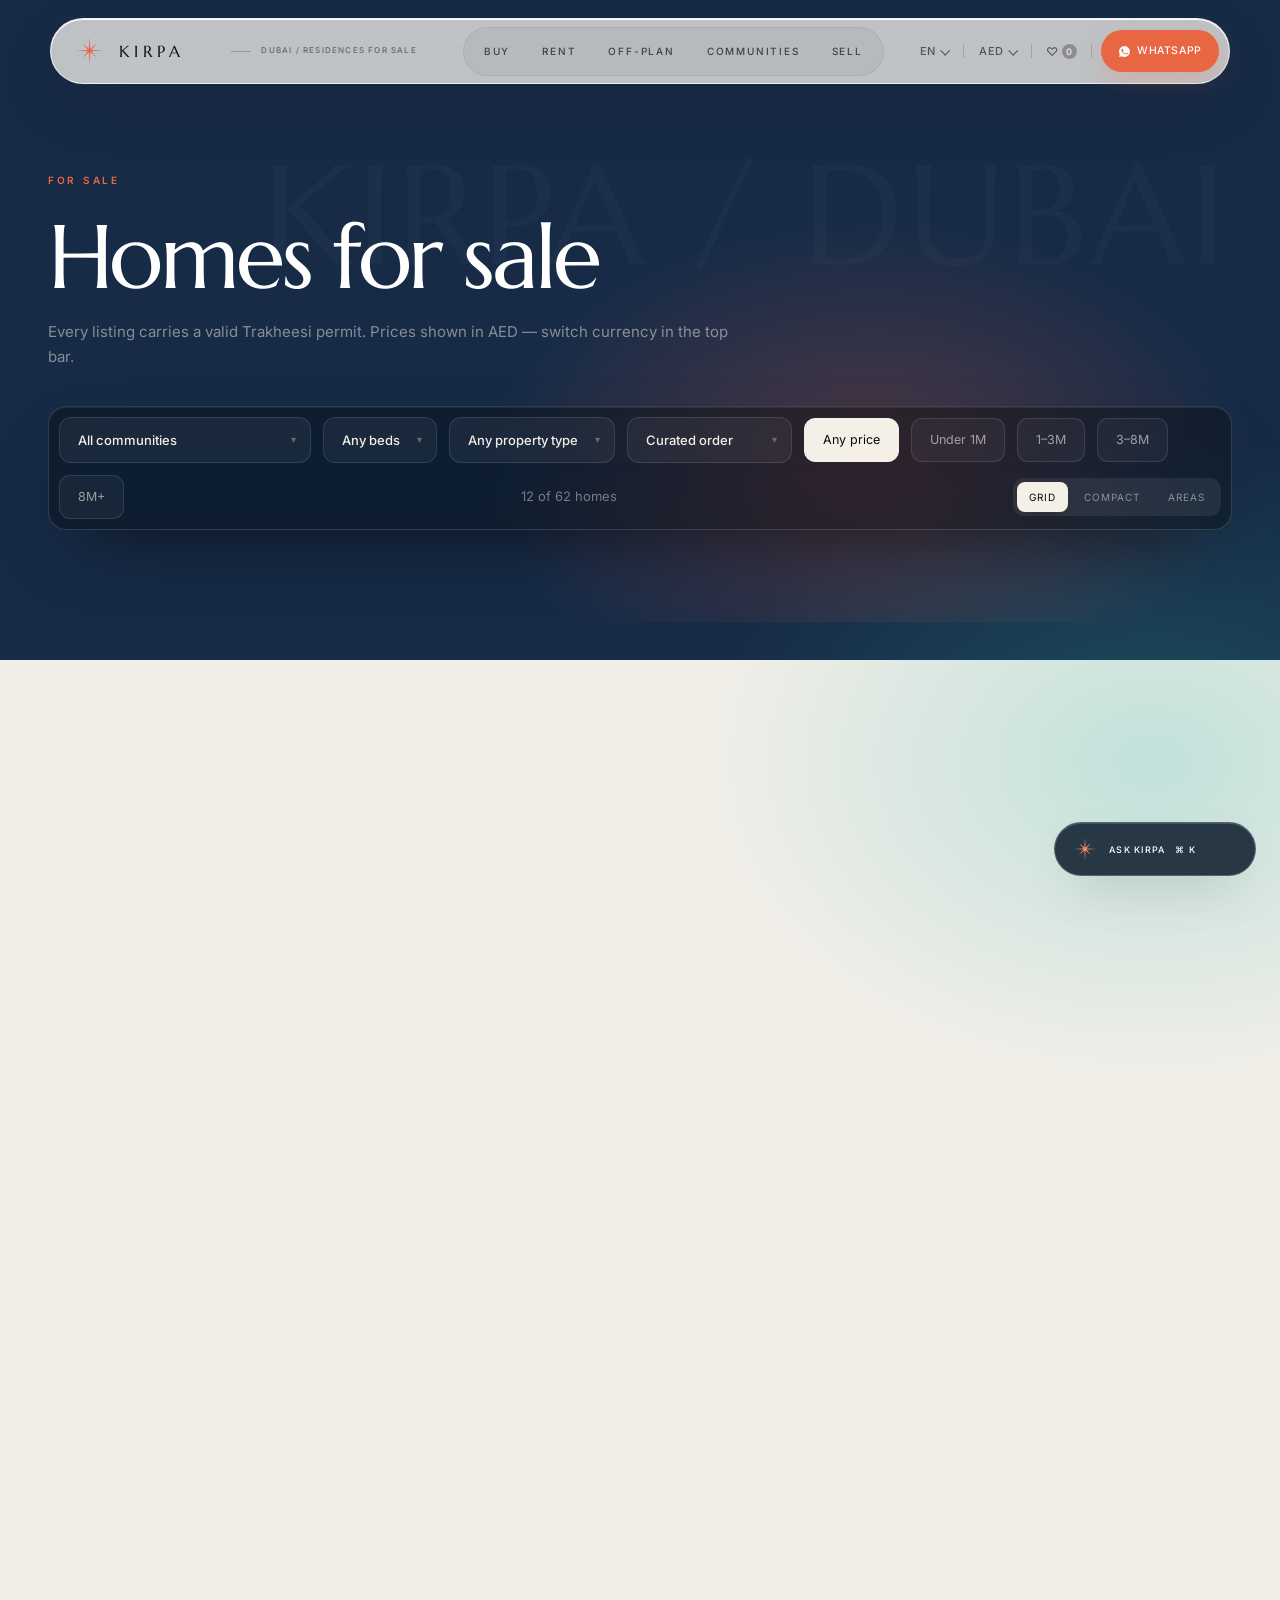
<file: buy/index.html>
<!DOCTYPE html>
<html lang="en">
<head>
<meta charset="UTF-8">
<meta name="viewport" content="width=device-width, initial-scale=1.0">
<title>Kirpa Properties — Homes for Sale in Dubai</title>
<meta name="description" content="RERA-registered homes for sale across Dubai's finest communities. Filter by community, budget and bedrooms — book a viewing on WhatsApp.">
<link rel="canonical" href="https://roshanalii.github.io/Kirpa/buy/">
<meta property="og:type" content="website">
<meta property="og:site_name" content="Kirpa Properties">
<meta property="og:title" content="Homes for Sale in Dubai — Kirpa Properties">
<meta property="og:description" content="Filter RERA-permitted homes for sale across Dubai by community, budget and bedrooms.">
<meta property="og:url" content="https://roshanalii.github.io/Kirpa/buy/">
<meta property="og:image" content="https://roshanalii.github.io/Kirpa/assets/og-cover-luminous.png">
<meta name="twitter:card" content="summary_large_image">
<link rel="preconnect" href="https://fonts.googleapis.com">
<link rel="preconnect" href="https://fonts.gstatic.com" crossorigin>
<link rel="preconnect" href="https://images.unsplash.com">
<link href="https://fonts.googleapis.com/css2?family=Marcellus&family=Inter:wght@400;500;600&family=Amiri&family=Noto+Kufi+Arabic:wght@400;500;600&display=swap" rel="stylesheet">
<link rel="stylesheet" href="../assets/kirpa.css?v=28">
</head>
<body class="property-index">

<header id="hdr">
  <div class="nav">
    <a class="logo" href="../index.html"><span class="mark"><svg class="kirpa-star" viewBox="0 0 100 100" xmlns="http://www.w3.org/2000/svg" aria-hidden="true"><path d="M98 50L55.73 52.37L75.46 75.46L52.37 55.73L50 98L47.63 55.73L24.54 75.46L44.27 52.37L2 50L44.27 47.63L24.54 24.54L47.63 44.27L50 2L52.37 44.27L75.46 24.54L55.73 47.63Z" fill="currentColor"/></svg></span><span class="word"><b>KIRPA</b></span></a>
    <nav class="nav-links">
      <a href="./" data-i18n="nav.buy">Buy</a><a href="../rent/" data-i18n="nav.rent">Rent</a><a href="../off-plan/" data-i18n="nav.offplan">Off-Plan</a><a href="../communities/" data-i18n="nav.communities">Communities</a><a href="../sell/" data-i18n="nav.sell">Sell</a>
    </nav>
    <div class="nav-right">
      <div class="dd" id="langDD"><button class="dd-btn lang" id="langBtn"><span id="langLabel">EN</span><i class="car"></i></button><div class="dd-menu" id="langMenu"></div></div>
      <span class="div"></span>
      <div class="dd" id="curDD"><button class="dd-btn" id="curBtn"><span id="curLabel">AED</span><i class="car"></i></button><div class="dd-menu" id="curMenu"></div></div>
      <span class="div"></span>
      <button class="heart-btn" id="openDrawer">♡ <span class="cnt" id="favCount">0</span></button>
      <span class="div"></span>
      <a class="nav-cta" href="https://wa.me/971543673063" target="_blank" rel="noopener"><svg viewBox="0 0 24 24"><path d="M12 2a10 10 0 0 0-8.6 15.1L2 22l5-1.3A10 10 0 1 0 12 2zm5.4 14.1c-.2.6-1.3 1.2-1.8 1.2-.5.1-1 .2-3.4-.7-2.9-1.1-4.7-4-4.9-4.2-.1-.2-1.1-1.5-1.1-2.9s.7-2 1-2.3c.2-.3.5-.3.7-.3h.5c.2 0 .4 0 .6.5l.9 2.1c.1.2.1.4 0 .6l-.4.6-.5.5c-.2.2-.3.4-.1.7.2.3.9 1.5 2 2.4 1.4 1.2 2.5 1.6 2.9 1.7.3.2.5.1.7-.1l.9-1c.2-.3.4-.2.7-.1l2 1c.3.1.5.2.6.4 0 .1 0 .7-.3 1.3z"/></svg>WhatsApp</a>
    </div>
  </div>
</header>

<div class="page-head">
  <div class="wrap">
    <span class="eyebrow" data-i18n="idx.buy.eyebrow">For Sale</span>
    <h1 style="margin-top:14px" data-i18n="idx.buy.h">Homes for sale</h1>
    <div class="sub">Every listing carries a valid Trakheesi permit. Prices shown in <span id="curNote">AED</span> — switch currency in the top bar.</div>
    <div class="fbar">
      <span class="fsel"><select id="fCommunity"><option value="" data-i18n="f.allcommunities">All communities</option></select></span>
      <span class="fsel"><select id="fBeds"><option value="" data-i18n="f.anybeds">Any beds</option><option value="studio">Studio</option><option value="1">1</option><option value="2">2</option><option value="3">3</option><option value="4" data-i18n="sel.4plus">4+</option></select></span>
      <span class="fsel"><select id="fType"><option value="">Any property type</option></select></span>
      <span class="fsel"><select id="fSort"><option value="curated">Curated order</option><option value="price-asc">Price · low to high</option><option value="price-desc">Price · high to low</option><option value="size-desc">Largest first</option></select></span>
      <button class="fchip on" data-min="0" data-max="0" data-i18n="f.anyprice">Any price</button>
      <button class="fchip" data-min="0" data-max="1000000" data-i18n="chip.under1m">Under 1M</button>
      <button class="fchip" data-min="1000000" data-max="3000000" data-i18n="chip.1-3m">1–3M</button>
      <button class="fchip" data-min="3000000" data-max="8000000" data-i18n="chip.3-8m">3–8M</button>
      <button class="fchip" data-min="8000000" data-max="0" data-i18n="chip.8m">8M+</button>
      <span class="fcount" id="fCount"></span>
      <div class="view-switch" aria-label="Listing view">
        <button class="on" data-view="grid" aria-pressed="true">Grid</button>
        <button data-view="compact" aria-pressed="false">Compact</button>
        <button data-view="areas" aria-pressed="false">Areas</button>
      </div>
    </div>
  </div>
</div>

<div class="wrap idx-grid">
  <div class="res-grid" id="grid"></div>
  <div class="area-grid" id="areaGrid" style="display:none"></div>
  <div class="empty" id="empty" style="display:none">No homes match those filters yet — widen the search, or <a class="link" href="https://wa.me/971543673063?text=I'm%20looking%20for%20a%20home%20to%20buy%20in%20Dubai" target="_blank" rel="noopener">>tell an advisor what you need</a> and we'll find it off-market.</div>
  <button class="load-more" id="loadMore" type="button">Show more residences <span>↓</span></button>

  <div class="cta-band rv">
      <div><h3 data-i18n="cta.notfound">Didn't find the one?</h3><p data-i18n="cta.notfound.buyp">Most good deals never reach the portals. Tell an advisor what you're looking for — community, budget, must-haves — and we'll match it, including off-market.</p></div>
      <div class="acts">
        <a class="btn coral" href="https://wa.me/971543673063?text=I%27m%20looking%20to%20buy%20in%20Dubai.%20Here%27s%20what%20I%20need%3A%20" target="_blank" rel="noopener" data-i18n="cta.wa">WhatsApp an advisor</a>
        <button class="link" onclick="openSheet('call','','a call about buying in Dubai')" data-i18n="label.call">Book a call</button>
      </div>
    </div>
</div>

<footer>
  <div class="wrap">
    <div class="foot-top">
      <div>
        <div class="foot-logo">KIRPA</div>
        <p data-i18n="foot.about">Your trusted real estate partner in Dubai — off-plan investments, land, and portfolio building for NRIs. Office 1802, O-14 Tower, Marasi Drive, Business Bay, Dubai.</p>
      </div>
      <div><h4 data-i18n="foot.properties">Properties</h4><ul><li><a href="./" data-i18n="nav.buy">Buy</a></li><li><a href="../rent/" data-i18n="nav.rent">Rent</a></li><li><a href="../off-plan/" data-i18n="nav.offplan">Off-Plan</a></li><li><a href="../sell/" data-i18n="foot.sellwith">Sell with us</a></li></ul></div>
      <div><h4 data-i18n="foot.discover">Discover</h4><ul><li><a href="../communities/" data-i18n="nav.communities">Communities</a></li><li><a href="../tools/" data-i18n="foot.mortgage">Mortgage calculator</a></li></ul></div>
      <div><h4 data-i18n="foot.company">Company</h4><ul><li><a href="../index.html#advisors" data-i18n="foot.team">Our team</a></li><li><a href="https://wa.me/971543673063" target="_blank" rel="noopener" data-i18n="foot.contact">Contact</a></li><li><span style="opacity:.6" data-i18n="foot.lang">العربية</span></li></ul></div>
    </div>
    <div class="foot-bottom">
      <span data-i18n="foot.copyright">© 2026 Kirpa Properties LLC · ORN 49046 · Licensed by RERA, Dubai Land Department</span>
      <span data-i18n="foot.compliance">All listings carry a valid Trakheesi advertising permit.</span>
    </div>
  </div>
</footer>

<div class="mbar">
  <div class="row">
    <a href="../index.html" style="text-decoration:none" data-i18n="m.home">Home</a>
    <a class="wa" href="https://wa.me/971543673063" target="_blank" rel="noopener">WhatsApp</a>
    <button id="mbarFav" data-i18n-append="m.shortlist">♡ Shortlist</button>
  </div>
</div>

<script>window.BASE='../';window.HEADER_SOLID=true;window.PAGE_STATUS='sale';</script>
<script src="../assets/i18n.js?v=14"></script>
<script src="../assets/listings.js?v=14"></script>
<script src="../assets/kirpa.js?v=23"></script>
<script src="../assets/premium.js?v=3"></script>
<script src="../assets/experience.js?v=3"></script>
<script>
const pool=LISTINGS.filter(l=>l.status===window.PAGE_STATUS);
/* populate community filter from data */
[...new Set(pool.map(l=>l.community))].sort().forEach(c=>{
  const o=document.createElement('option');o.value=c;o.textContent=c;$('#fCommunity').appendChild(o);
});
[...new Set(pool.map(l=>l.type))].sort().forEach(type=>{
  const o=document.createElement('option');o.value=type;o.textContent=type;$('#fType').appendChild(o);
});
let f={community:'',beds:'',type:'',sort:'curated',min:0,max:0,view:'grid'};
let visibleCount=12;
/* preset from URL (?community=&beds=&min=&max=) */
const _p=new URLSearchParams(location.search);
if(_p.get('community')){f.community=_p.get('community');$('#fCommunity').value=f.community;}
if(_p.get('beds')){f.beds=_p.get('beds');$('#fBeds').value=f.beds;}
if(_p.get('min')||_p.get('max')){
  f.min=+(_p.get('min')||0);f.max=+(_p.get('max')||0);
  document.querySelectorAll('.fchip').forEach(c=>c.classList.toggle('on',+c.dataset.min===f.min&&+c.dataset.max===f.max));
}
function apply(reset){
  if(reset)visibleCount=12;
  const out=pool.filter(l=>
    (!f.community||l.community===f.community)&&
    (!f.beds||(f.beds==='4'?l.beds>=4:f.beds==='studio'?l.beds==='Studio':l.beds===+f.beds))&&
    (!f.type||l.type===f.type)&&
    (!f.min||l.aed>=f.min)&&(!f.max||l.aed<f.max)
  );
  if(f.sort==='price-asc')out.sort((a,b)=>a.aed-b.aed);
  if(f.sort==='price-desc')out.sort((a,b)=>b.aed-a.aed);
  if(f.sort==='size-desc')out.sort((a,b)=>b.sqft-a.sqft);
  const areaMode=f.view==='areas';
  $('#grid').style.display=areaMode?'none':'grid';
  $('#areaGrid').style.display=areaMode?'grid':'none';
  document.querySelector('.idx-grid').classList.toggle('compact',f.view==='compact');
  if(areaMode){
    const areas=[...new Set(out.map(l=>l.community))].sort().map(name=>{
      const homes=out.filter(l=>l.community===name);
      const from=Math.min(...homes.map(l=>l.aed));
      return '<button class="area-card" data-community="'+name+'"><span>'+homes.length+' residence'+(homes.length===1?'':'s')+'</span><h3>'+name+'</h3><div><b>From '+fmt(from)+'</b><em>View collection ↗</em></div></button>';
    });
    $('#areaGrid').innerHTML=areas.join('');
    document.querySelectorAll('.area-card').forEach(card=>card.onclick=()=>{$('#fCommunity').value=card.dataset.community;f.community=card.dataset.community;f.view='grid';document.querySelectorAll('.view-switch button').forEach(b=>{const on=b.dataset.view==='grid';b.classList.toggle('on',on);b.setAttribute('aria-pressed',on)});apply(true)});
  }else{
    $('#grid').innerHTML=out.slice(0,visibleCount).map(cardHTML).join('');
    bindCards($('#grid'));
  }
  $('#loadMore').style.display=!areaMode&&visibleCount<out.length?'flex':'none';
  $('#empty').style.display=out.length?'none':'block';
  $('#fCount').textContent=(areaMode?out.length:Math.min(visibleCount,out.length))+' of '+out.length+' homes';
  $('#curNote').textContent=cur;
}
$('#fCommunity').onchange=e=>{f.community=e.target.value;apply(true)};
$('#fBeds').onchange=e=>{f.beds=e.target.value;apply(true)};
$('#fType').onchange=e=>{f.type=e.target.value;apply(true)};
$('#fSort').onchange=e=>{f.sort=e.target.value;apply(true)};
document.querySelectorAll('.fchip').forEach(c=>c.onclick=()=>{
  document.querySelectorAll('.fchip').forEach(x=>x.classList.remove('on'));
  c.classList.add('on');f.min=+c.dataset.min;f.max=+c.dataset.max;apply(true);
});
document.querySelectorAll('.view-switch button').forEach(button=>button.onclick=()=>{
  document.querySelectorAll('.view-switch button').forEach(item=>{item.classList.remove('on');item.setAttribute('aria-pressed','false')});
  button.classList.add('on');button.setAttribute('aria-pressed','true');f.view=button.dataset.view;apply(true);
});
$('#loadMore').onclick=()=>{visibleCount+=12;apply(false)};
window.onFavsChanged=apply;window.onCurrencyChanged=apply;
apply();
</script>
</body>
</html>
</file>
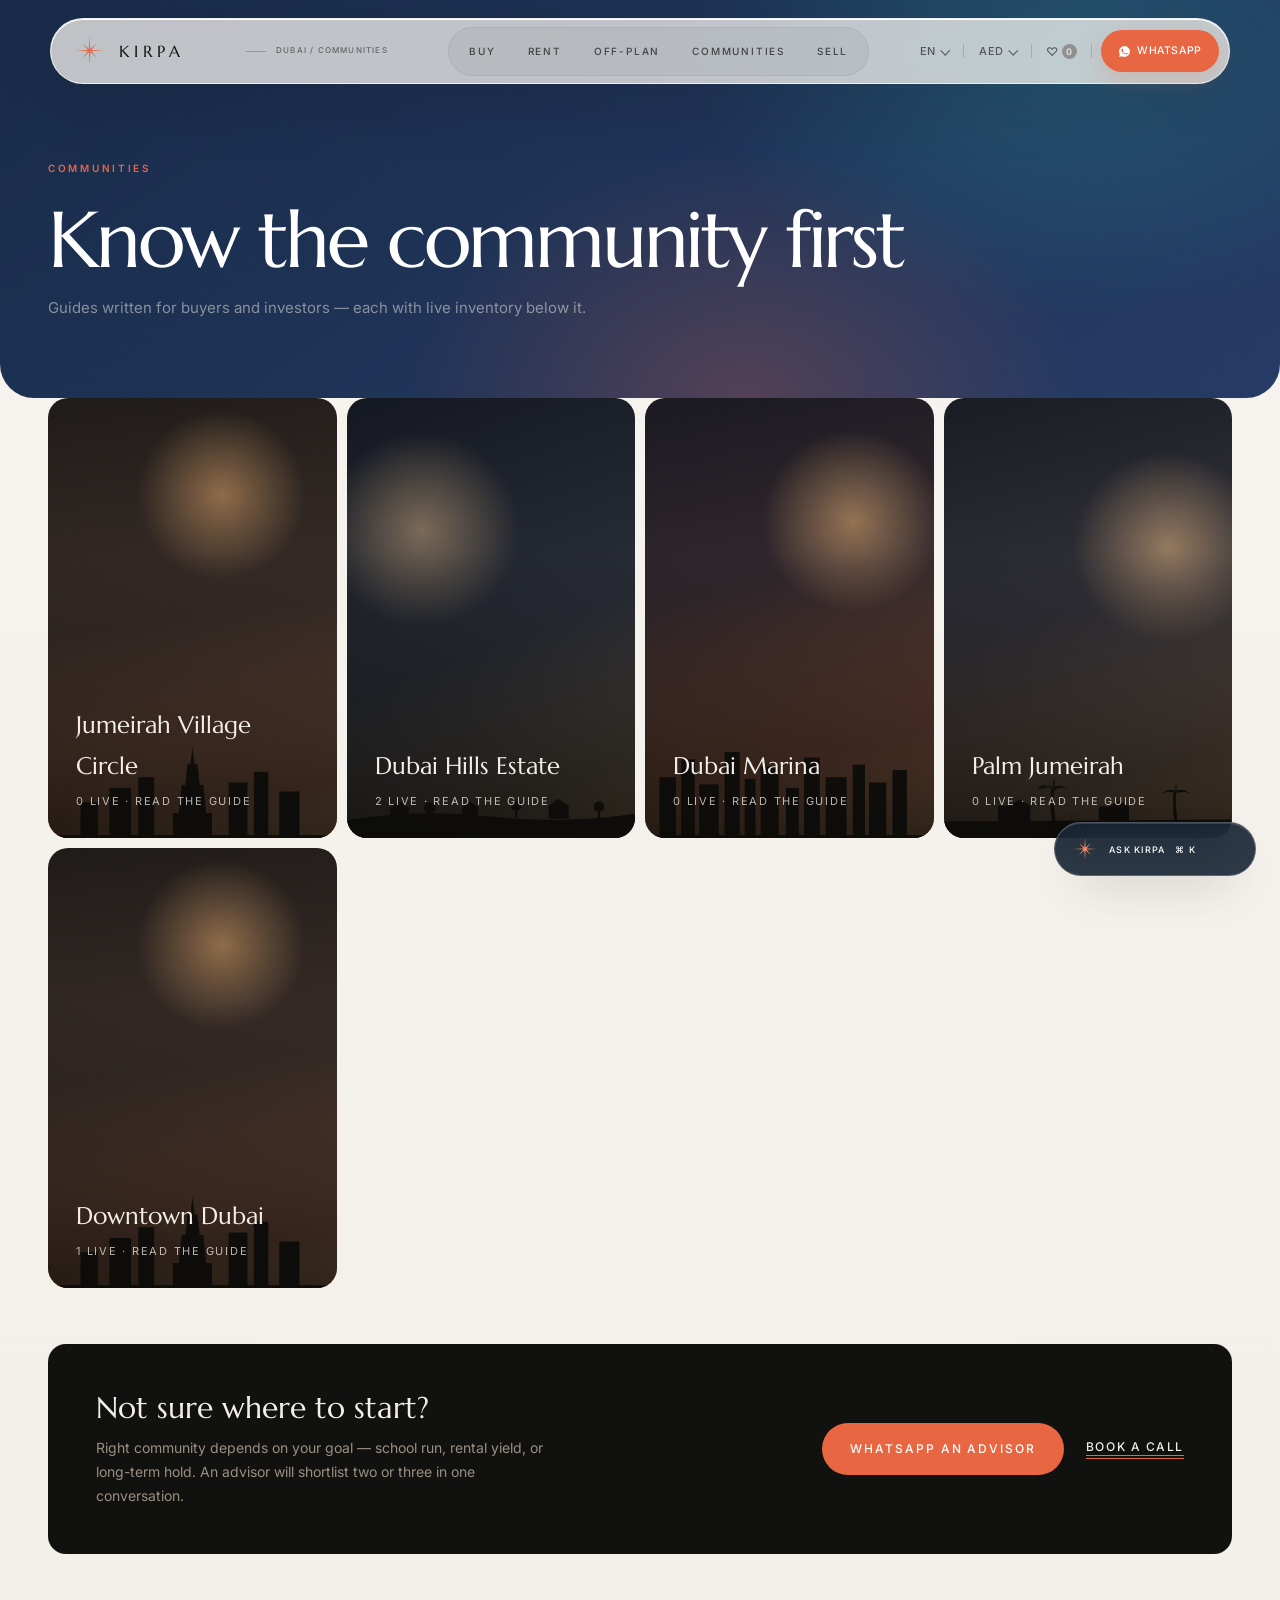
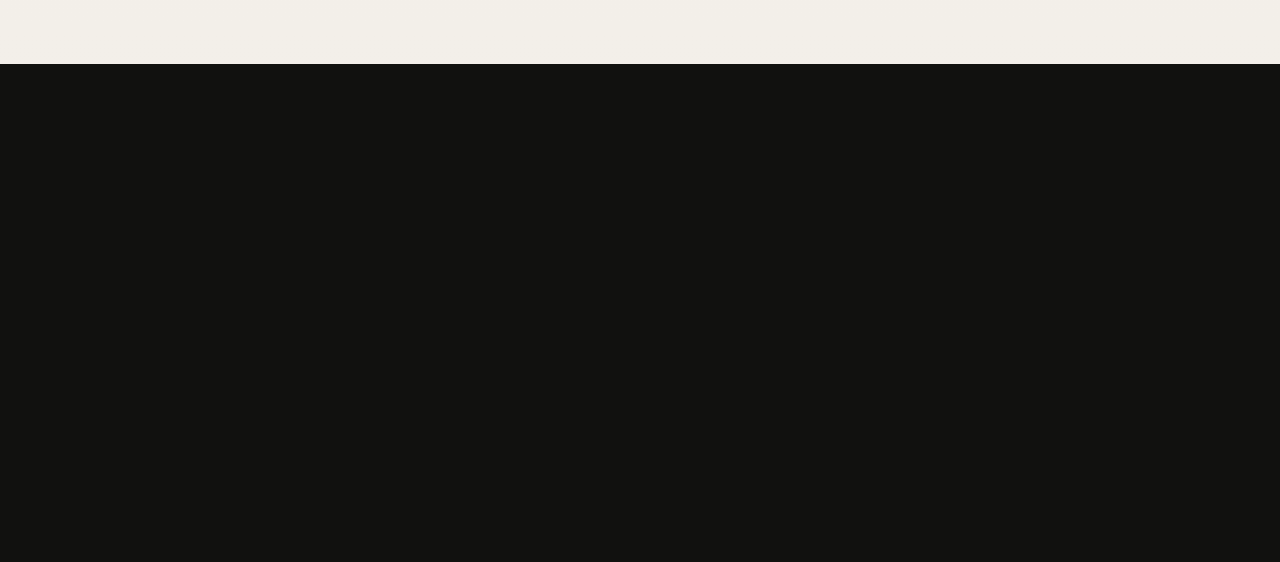
<file: communities/index.html>
<!DOCTYPE html>
<html lang="en">
<head>
<meta charset="UTF-8">
<meta name="viewport" content="width=device-width, initial-scale=1.0">
<title>Kirpa Properties — Dubai Community Guides</title>
<meta name="description" content="Kirpa Properties community guide — living, investing, and live listings in this Dubai community.">
<link rel="canonical" href="https://roshanalii.github.io/Kirpa/communities/">
<meta property="og:type" content="website">
<meta property="og:site_name" content="Kirpa Properties">
<meta property="og:title" content="Dubai Community Guides — Kirpa Properties">
<meta property="og:description" content="Guides to Dubai’s finest communities with live inventory for each area.">
<meta property="og:url" content="https://roshanalii.github.io/Kirpa/communities/">
<meta property="og:image" content="https://roshanalii.github.io/Kirpa/assets/og-cover-luminous.png">
<meta name="twitter:card" content="summary_large_image">
<link rel="preconnect" href="https://fonts.googleapis.com">
<link rel="preconnect" href="https://fonts.gstatic.com" crossorigin>
<link rel="preconnect" href="https://images.unsplash.com">
<link href="https://fonts.googleapis.com/css2?family=Marcellus&family=Inter:wght@400;500;600&family=Amiri&family=Noto+Kufi+Arabic:wght@400;500;600&display=swap" rel="stylesheet">
<link rel="stylesheet" href="../assets/kirpa.css?v=28">
</head>
<body>

<header id="hdr">
  <div class="nav">
    <a class="logo" href="../index.html"><span class="mark"><svg class="kirpa-star" viewBox="0 0 100 100" xmlns="http://www.w3.org/2000/svg" aria-hidden="true"><path d="M98 50L55.73 52.37L75.46 75.46L52.37 55.73L50 98L47.63 55.73L24.54 75.46L44.27 52.37L2 50L44.27 47.63L24.54 24.54L47.63 44.27L50 2L52.37 44.27L75.46 24.54L55.73 47.63Z" fill="currentColor"/></svg></span><span class="word"><b>KIRPA</b></span></a>
    <nav class="nav-links">
      <a href="../buy/" data-i18n="nav.buy">Buy</a><a href="../rent/" data-i18n="nav.rent">Rent</a><a href="../off-plan/" data-i18n="nav.offplan">Off-Plan</a><a href="./" data-i18n="nav.communities">Communities</a><a href="../sell/" data-i18n="nav.sell">Sell</a>
    </nav>
    <div class="nav-right">
      <div class="dd" id="langDD"><button class="dd-btn lang" id="langBtn"><span id="langLabel">EN</span><i class="car"></i></button><div class="dd-menu" id="langMenu"></div></div>
      <span class="div"></span>
      <div class="dd" id="curDD"><button class="dd-btn" id="curBtn"><span id="curLabel">AED</span><i class="car"></i></button><div class="dd-menu" id="curMenu"></div></div>
      <span class="div"></span>
      <button class="heart-btn" id="openDrawer">♡ <span class="cnt" id="favCount">0</span></button>
      <span class="div"></span>
      <a class="nav-cta" href="https://wa.me/971543673063" target="_blank" rel="noopener"><svg viewBox="0 0 24 24"><path d="M12 2a10 10 0 0 0-8.6 15.1L2 22l5-1.3A10 10 0 1 0 12 2zm5.4 14.1c-.2.6-1.3 1.2-1.8 1.2-.5.1-1 .2-3.4-.7-2.9-1.1-4.7-4-4.9-4.2-.1-.2-1.1-1.5-1.1-2.9s.7-2 1-2.3c.2-.3.5-.3.7-.3h.5c.2 0 .4 0 .6.5l.9 2.1c.1.2.1.4 0 .6l-.4.6-.5.5c-.2.2-.3.4-.1.7.2.3.9 1.5 2 2.4 1.4 1.2 2.5 1.6 2.9 1.7.3.2.5.1.7-.1l.9-1c.2-.3.4-.2.7-.1l2 1c.3.1.5.2.6.4 0 .1 0 .7-.3 1.3z"/></svg>WhatsApp</a>
    </div>
  </div>
</header>

<div class="page-head">
  <div class="wrap">
    <span class="eyebrow" data-i18n="com.eyebrow">Communities</span>
    <h1 style="margin-top:14px" data-i18n="com.h">Know the community first</h1>
    <div class="sub" data-i18n="com.sub">Guides written for buyers and investors — each with live inventory below it.</div>
  </div>
</div>

<div class="wrap comm-index" id="commIndex" style="padding-bottom:0"></div>
<div class="wrap"><div class="cta-band rv">
      <div><h3 data-i18n="com.notsure">Not sure where to start?</h3><p data-i18n="com.notsurep">Right community depends on your goal — school run, rental yield, or long-term hold. An advisor will shortlist two or three in one conversation.</p></div>
      <div class="acts">
        <a class="btn coral" href="https://wa.me/971543673063?text=Help%20me%20choose%20the%20right%20Dubai%20community%20for%20my%20goals" target="_blank" rel="noopener" data-i18n="cta.wa">WhatsApp an advisor</a>
        <button class="link" onclick="openSheet('call','','a call about choosing a community')" data-i18n="label.call">Book a call</button>
      </div>
    </div><div style="height:110px"></div></div>


<footer>
  <div class="wrap">
    <div class="foot-top">
      <div>
        <div class="foot-logo">KIRPA</div>
        <p data-i18n="foot.about">Your trusted real estate partner in Dubai — off-plan investments, land, and portfolio building for NRIs. Office 1802, O-14 Tower, Marasi Drive, Business Bay, Dubai.</p>
      </div>
      <div><h4 data-i18n="foot.properties">Properties</h4><ul><li><a href="../buy/" data-i18n="nav.buy">Buy</a></li><li><a href="../rent/" data-i18n="nav.rent">Rent</a></li><li><a href="../off-plan/" data-i18n="nav.offplan">Off-Plan</a></li><li><a href="../sell/" data-i18n="foot.sellwith">Sell with us</a></li></ul></div>
      <div><h4 data-i18n="foot.discover">Discover</h4><ul><li><a href="./" data-i18n="nav.communities">Communities</a></li><li><a href="../tools/" data-i18n="foot.mortgage">Mortgage calculator</a></li></ul></div>
      <div><h4 data-i18n="foot.company">Company</h4><ul><li><a href="../index.html#advisors" data-i18n="foot.team">Our team</a></li><li><a href="https://wa.me/971543673063" target="_blank" rel="noopener" data-i18n="foot.contact">Contact</a></li><li><span style="opacity:.6" data-i18n="foot.lang">العربية</span></li></ul></div>
    </div>
    <div class="foot-bottom">
      <span data-i18n="foot.copyright">© 2026 Kirpa Properties LLC · ORN 49046 · Licensed by RERA, Dubai Land Department</span>
      <span data-i18n="foot.compliance">All listings carry a valid Trakheesi advertising permit.</span>
    </div>
  </div>
</footer>

<div class="mbar">
  <div class="row">
    <a href="../index.html" style="text-decoration:none" data-i18n="m.home">Home</a>
    <a class="wa" id="mbarWa" href="https://wa.me/971543673063" target="_blank" rel="noopener">WhatsApp</a>
    <button id="mbarFav" data-i18n-append="m.shortlist">♡ Shortlist</button>
  </div>
</div>

<script>window.BASE='../';window.HEADER_SOLID=true;</script>
<script src="../assets/i18n.js?v=14"></script>
<script src="../assets/listings.js?v=14"></script>
<script src="../assets/kirpa.js?v=23"></script>
<script src="../assets/premium.js?v=3"></script>
<script src="../assets/experience.js?v=3"></script>
<script>
function renderCI(){$('#commIndex').innerHTML=Object.entries(COMMUNITIES).map(([slug,c])=>
  '<a class="tile" href="guide.html?c='+slug+'"><div class="photo '+c.sky+'">'+phImg(c.img,c.name)+'</div><div class="tile-name"><b>'+(window.LF?window.LF(c,'name'):c.name)+'</b><span>'+LISTINGS.filter(l=>l.community===c.name).length+' '+t('label.live','live')+' · '+t('label.readguide','Read the guide')+'</span></div></a>'
).join('');}
window.onLangReady=renderCI;renderCI();
</script>
</body>
</html>
</file>
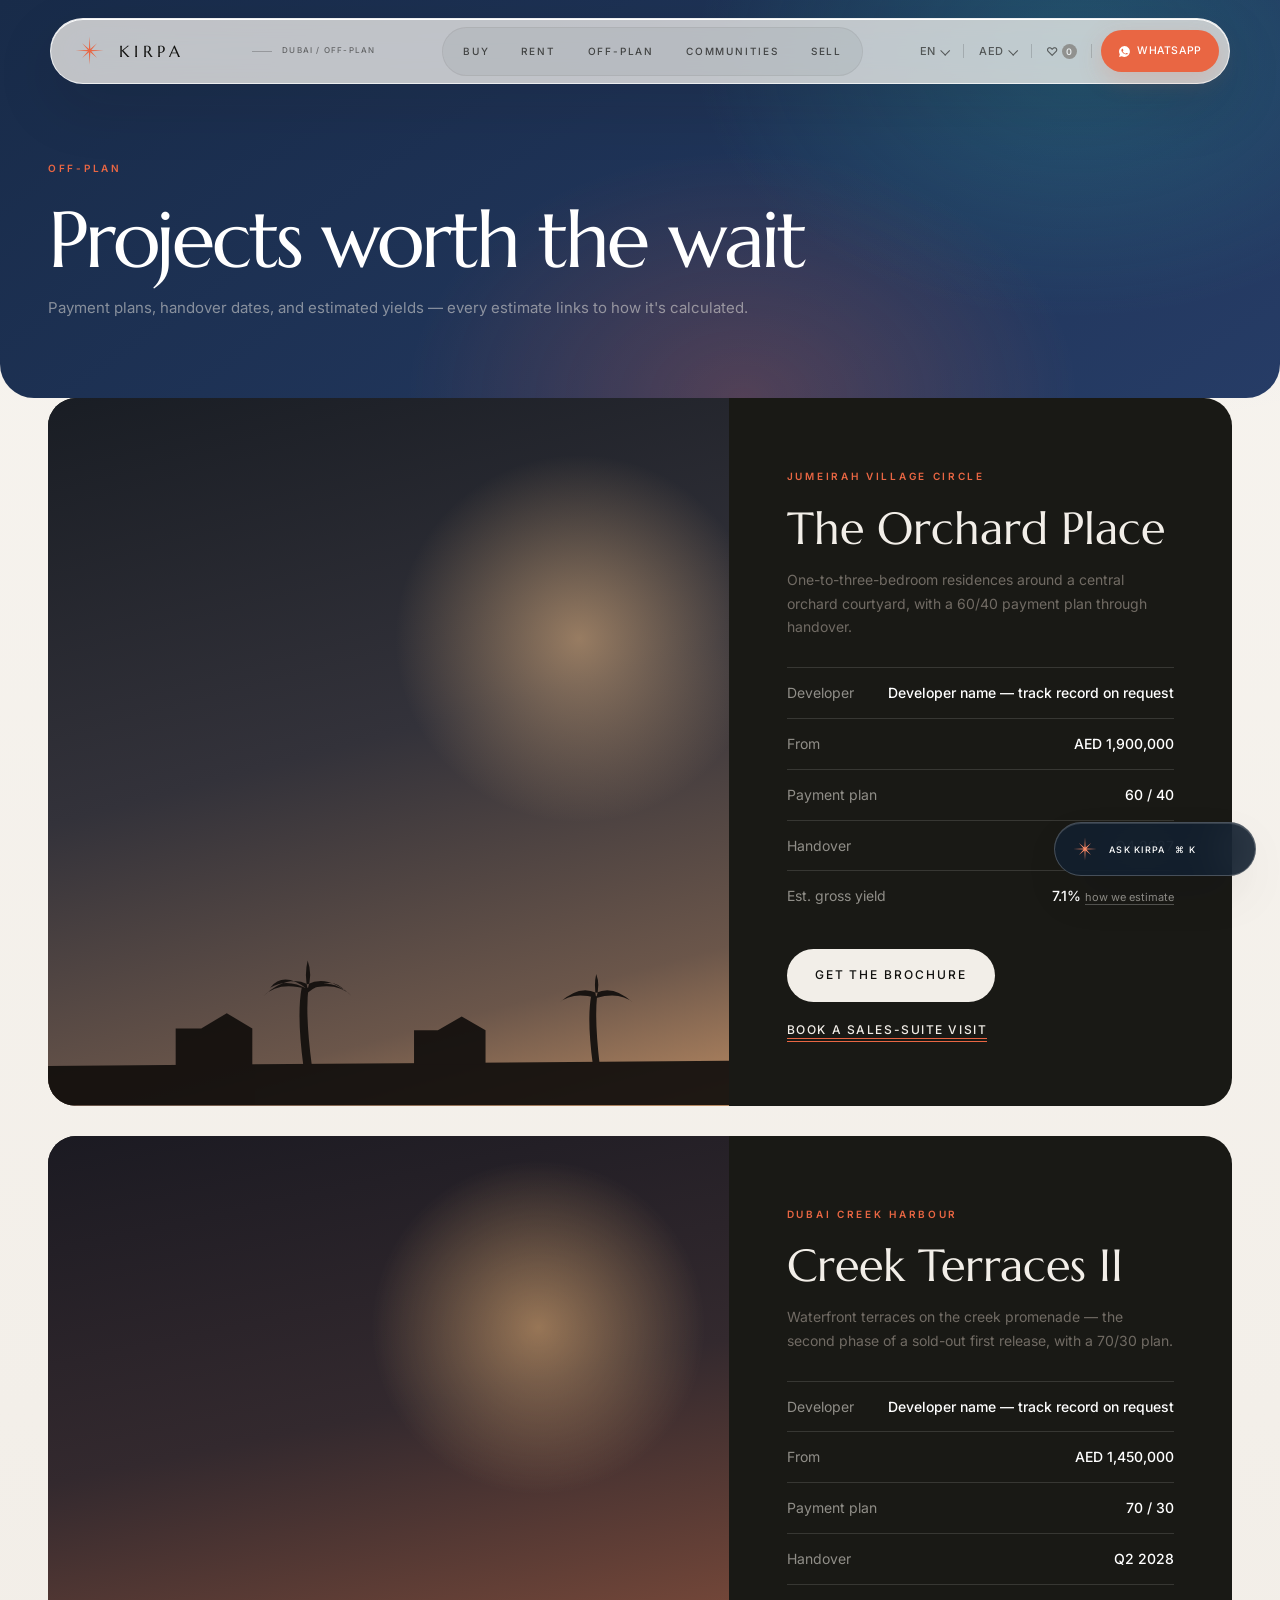
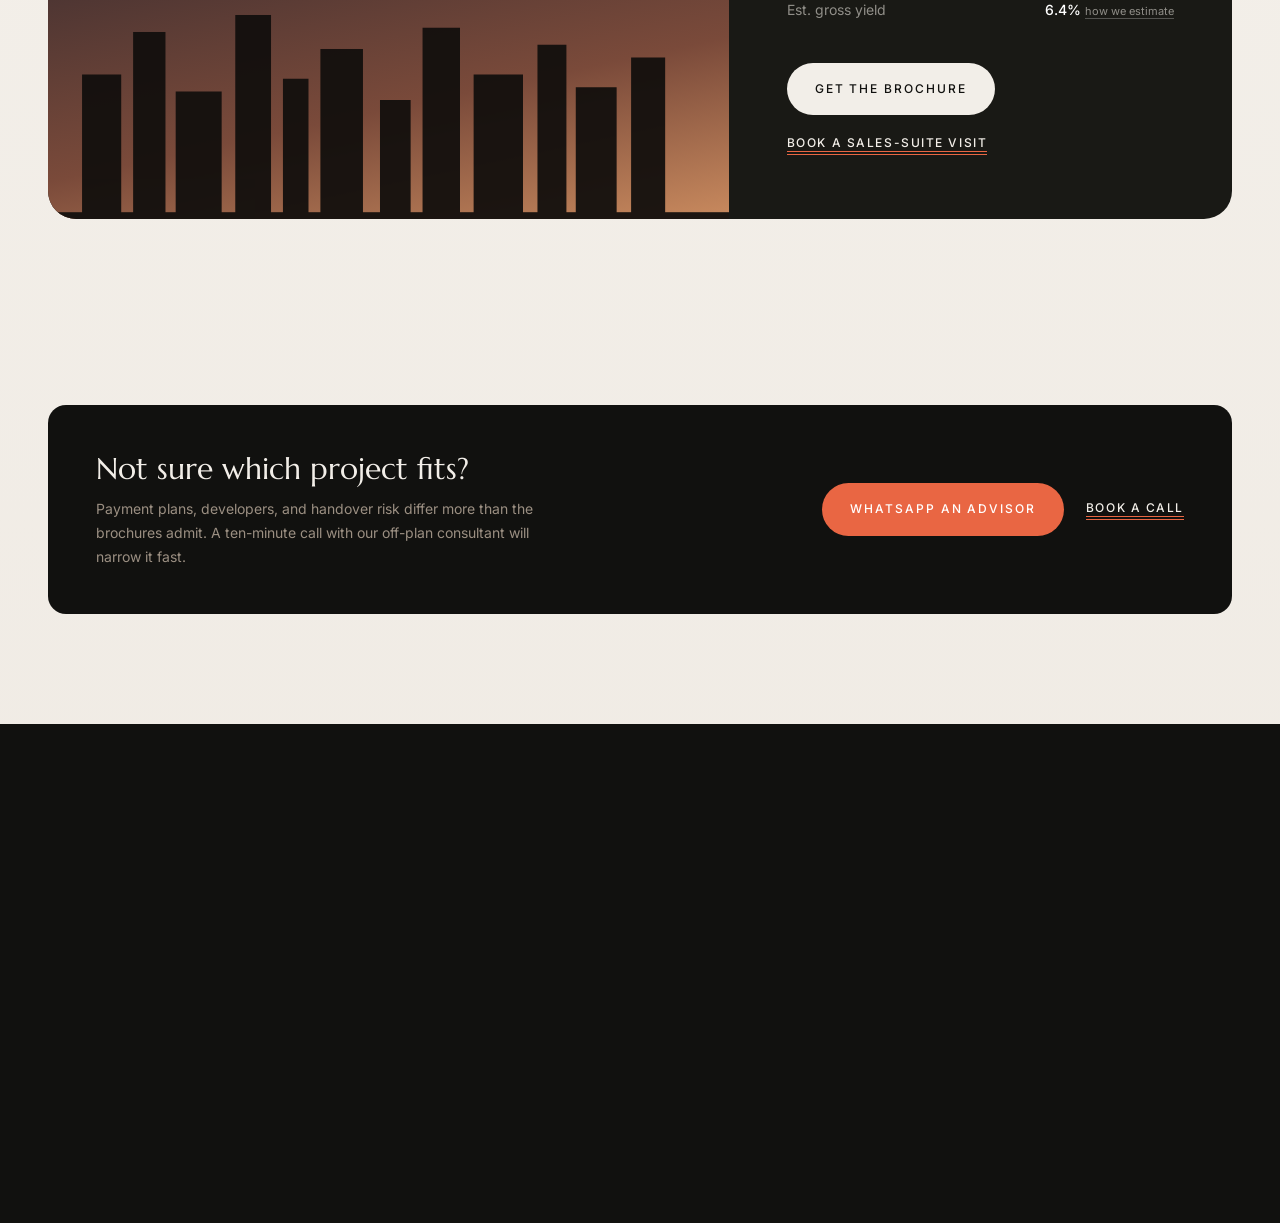
<file: off-plan/index.html>
<!DOCTYPE html>
<html lang="en">
<head>
<meta charset="UTF-8">
<meta name="viewport" content="width=device-width, initial-scale=1.0">
<title>Kirpa Properties — Off-Plan Projects in Dubai</title>
<meta name="description" content="Selected off-plan projects in Dubai with payment plans and handover dates. Get the brochure or book a sales-suite visit on WhatsApp.">
<link rel="canonical" href="https://roshanalii.github.io/Kirpa/off-plan/">
<meta property="og:type" content="website">
<meta property="og:site_name" content="Kirpa Properties">
<meta property="og:title" content="Off-Plan Projects in Dubai — Kirpa Properties">
<meta property="og:description" content="Selected off-plan projects with payment plans, handover dates and estimated yields.">
<meta property="og:url" content="https://roshanalii.github.io/Kirpa/off-plan/">
<meta property="og:image" content="https://roshanalii.github.io/Kirpa/assets/og-cover-luminous.png">
<meta name="twitter:card" content="summary_large_image">
<link rel="preconnect" href="https://fonts.googleapis.com">
<link rel="preconnect" href="https://fonts.gstatic.com" crossorigin>
<link rel="preconnect" href="https://images.unsplash.com">
<link href="https://fonts.googleapis.com/css2?family=Marcellus&family=Inter:wght@400;500;600&family=Amiri&family=Noto+Kufi+Arabic:wght@400;500;600&display=swap" rel="stylesheet">
<link rel="stylesheet" href="../assets/kirpa.css?v=28">
</head>
<body>

<header id="hdr">
  <div class="nav">
    <a class="logo" href="../index.html"><span class="mark"><svg class="kirpa-star" viewBox="0 0 100 100" xmlns="http://www.w3.org/2000/svg" aria-hidden="true"><path d="M98 50L55.73 52.37L75.46 75.46L52.37 55.73L50 98L47.63 55.73L24.54 75.46L44.27 52.37L2 50L44.27 47.63L24.54 24.54L47.63 44.27L50 2L52.37 44.27L75.46 24.54L55.73 47.63Z" fill="currentColor"/></svg></span><span class="word"><b>KIRPA</b></span></a>
    <nav class="nav-links">
      <a href="../buy/" data-i18n="nav.buy">Buy</a><a href="../rent/" data-i18n="nav.rent">Rent</a><a href="./" data-i18n="nav.offplan">Off-Plan</a><a href="../communities/" data-i18n="nav.communities">Communities</a><a href="../sell/" data-i18n="nav.sell">Sell</a>
    </nav>
    <div class="nav-right">
      <div class="dd" id="langDD"><button class="dd-btn lang" id="langBtn"><span id="langLabel">EN</span><i class="car"></i></button><div class="dd-menu" id="langMenu"></div></div>
      <span class="div"></span>
      <div class="dd" id="curDD"><button class="dd-btn" id="curBtn"><span id="curLabel">AED</span><i class="car"></i></button><div class="dd-menu" id="curMenu"></div></div>
      <span class="div"></span>
      <button class="heart-btn" id="openDrawer">♡ <span class="cnt" id="favCount">0</span></button>
      <span class="div"></span>
      <a class="nav-cta" href="https://wa.me/971543673063" target="_blank" rel="noopener"><svg viewBox="0 0 24 24"><path d="M12 2a10 10 0 0 0-8.6 15.1L2 22l5-1.3A10 10 0 1 0 12 2zm5.4 14.1c-.2.6-1.3 1.2-1.8 1.2-.5.1-1 .2-3.4-.7-2.9-1.1-4.7-4-4.9-4.2-.1-.2-1.1-1.5-1.1-2.9s.7-2 1-2.3c.2-.3.5-.3.7-.3h.5c.2 0 .4 0 .6.5l.9 2.1c.1.2.1.4 0 .6l-.4.6-.5.5c-.2.2-.3.4-.1.7.2.3.9 1.5 2 2.4 1.4 1.2 2.5 1.6 2.9 1.7.3.2.5.1.7-.1l.9-1c.2-.3.4-.2.7-.1l2 1c.3.1.5.2.6.4 0 .1 0 .7-.3 1.3z"/></svg>WhatsApp</a>
    </div>
  </div>
</header>

<div class="page-head">
  <div class="wrap">
    <span class="eyebrow" data-i18n="op.head">Off-Plan</span>
    <h1 style="margin-top:14px" data-i18n="op.title">Projects worth the wait</h1>
    <div class="sub" data-i18n="op.sub">Payment plans, handover dates, and estimated yields — every estimate links to how it's calculated.</div>
  </div>
</div>

<div class="wrap op-list" id="opList"></div>
<div class="wrap"><div class="cta-band rv">
      <div><h3 data-i18n="op.notsure">Not sure which project fits?</h3><p data-i18n="op.notsurep">Payment plans, developers, and handover risk differ more than the brochures admit. A ten-minute call with our off-plan consultant will narrow it fast.</p></div>
      <div class="acts">
        <a class="btn coral" href="https://wa.me/971543673063?text=I%27m%20comparing%20off-plan%20projects%20in%20Dubai%20%E2%80%94%20can%20you%20help%20me%20choose%3F" target="_blank" rel="noopener" data-i18n="cta.wa">WhatsApp an advisor</a>
        <button class="link" onclick="openSheet('call','','a call with Sukhpreet (Off-Plan)')" data-i18n="label.call">Book a call</button>
      </div>
    </div><div style="height:110px"></div></div>

<footer>
  <div class="wrap">
    <div class="foot-top">
      <div>
        <div class="foot-logo">KIRPA</div>
        <p data-i18n="foot.about">Your trusted real estate partner in Dubai — off-plan investments, land, and portfolio building for NRIs. Office 1802, O-14 Tower, Marasi Drive, Business Bay, Dubai.</p>
      </div>
      <div><h4 data-i18n="foot.properties">Properties</h4><ul><li><a href="../buy/" data-i18n="nav.buy">Buy</a></li><li><a href="../rent/" data-i18n="nav.rent">Rent</a></li><li><a href="./" data-i18n="nav.offplan">Off-Plan</a></li><li><a href="../sell/" data-i18n="foot.sellwith">Sell with us</a></li></ul></div>
      <div><h4 data-i18n="foot.discover">Discover</h4><ul><li><a href="../communities/" data-i18n="nav.communities">Communities</a></li><li><a href="../tools/" data-i18n="foot.mortgage">Mortgage calculator</a></li></ul></div>
      <div><h4 data-i18n="foot.company">Company</h4><ul><li><a href="../index.html#advisors" data-i18n="foot.team">Our team</a></li><li><a href="https://wa.me/971543673063" target="_blank" rel="noopener" data-i18n="foot.contact">Contact</a></li><li><span style="opacity:.6" data-i18n="foot.lang">العربية</span></li></ul></div>
    </div>
    <div class="foot-bottom">
      <span data-i18n="foot.copyright">© 2026 Kirpa Properties LLC · ORN 49046 · Licensed by RERA, Dubai Land Department</span>
      <span data-i18n="foot.compliance">All listings carry a valid Trakheesi advertising permit.</span>
    </div>
  </div>
</footer>

<div class="mbar">
  <div class="row">
    <a href="../index.html" style="text-decoration:none" data-i18n="m.home">Home</a>
    <a class="wa" href="https://wa.me/971543673063" target="_blank" rel="noopener">WhatsApp</a>
    <button id="mbarFav" data-i18n-append="m.shortlist">♡ Shortlist</button>
  </div>
</div>

<script>window.BASE='../';window.HEADER_SOLID=true;</script>
<script src="../assets/i18n.js?v=14"></script>
<script src="../assets/listings.js?v=14"></script>
<script src="../assets/kirpa.js?v=23"></script>
<script src="../assets/premium.js?v=3"></script>
<script src="../assets/experience.js?v=3"></script>
<script>
function renderProjects(){
  $('#opList').innerHTML=PROJECTS.map(p=>
    '<div class="offplan"><div class="photo '+p.sky+'">'+phImg(p.img,p.name)+'</div><div class="op-pad">'
    +'<span class="eyebrow">'+(window.LF?window.LF(p,'community'):p.community)+'</span>'
    +'<h3>'+(window.LF?window.LF(p,'name'):p.name)+'</h3>'
    +'<p style="font-size:14px;color:var(--stone);margin-top:12px">'+(window.LF?window.LF(p,'blurb'):p.blurb)+'</p>'
    +'<table class="op-table">'
    +'<tr><td>'+t('op.developer','Developer')+'</td><td>'+p.dev+'</td></tr>'
    +'<tr><td>'+t('op.from','From')+'</td><td>'+fmt(p.fromAed)+'</td></tr>'
    +'<tr><td>'+t('op.plan','Payment plan')+'</td><td>'+p.plan+'</td></tr>'
    +'<tr><td>'+t('op.handover','Handover')+'</td><td>'+p.handover+'</td></tr>'
    +'<tr><td>'+t('op.yield','Est. gross yield')+'</td><td>'+p.yieldEst+' <span class="meth" title="Estimated from current rental comparables in the community against launch pricing. Not a guarantee of future returns.">how we estimate</span></td></tr>'
    +'</table>'
    +'<div style="margin-top:28px;display:flex;gap:20px;align-items:center;flex-wrap:wrap">'
    +'<a class="btn" href="https://wa.me/971543673063?text='+encodeURIComponent('Please send me the '+p.name+' brochure')+'" target="_blank" rel="noopener">Get the brochure</a>'
    +'<button class="link" onclick="openSheet(\'suite\',\''+p.id+'\',\''+p.name+', '+p.community+'\')">Book a sales-suite visit</button>'
    +'</div></div></div>'
  ).join('');
}
window.onCurrencyChanged=renderProjects;window.onLangReady=renderProjects;
renderProjects();
</script>
</body>
</html>
</file>
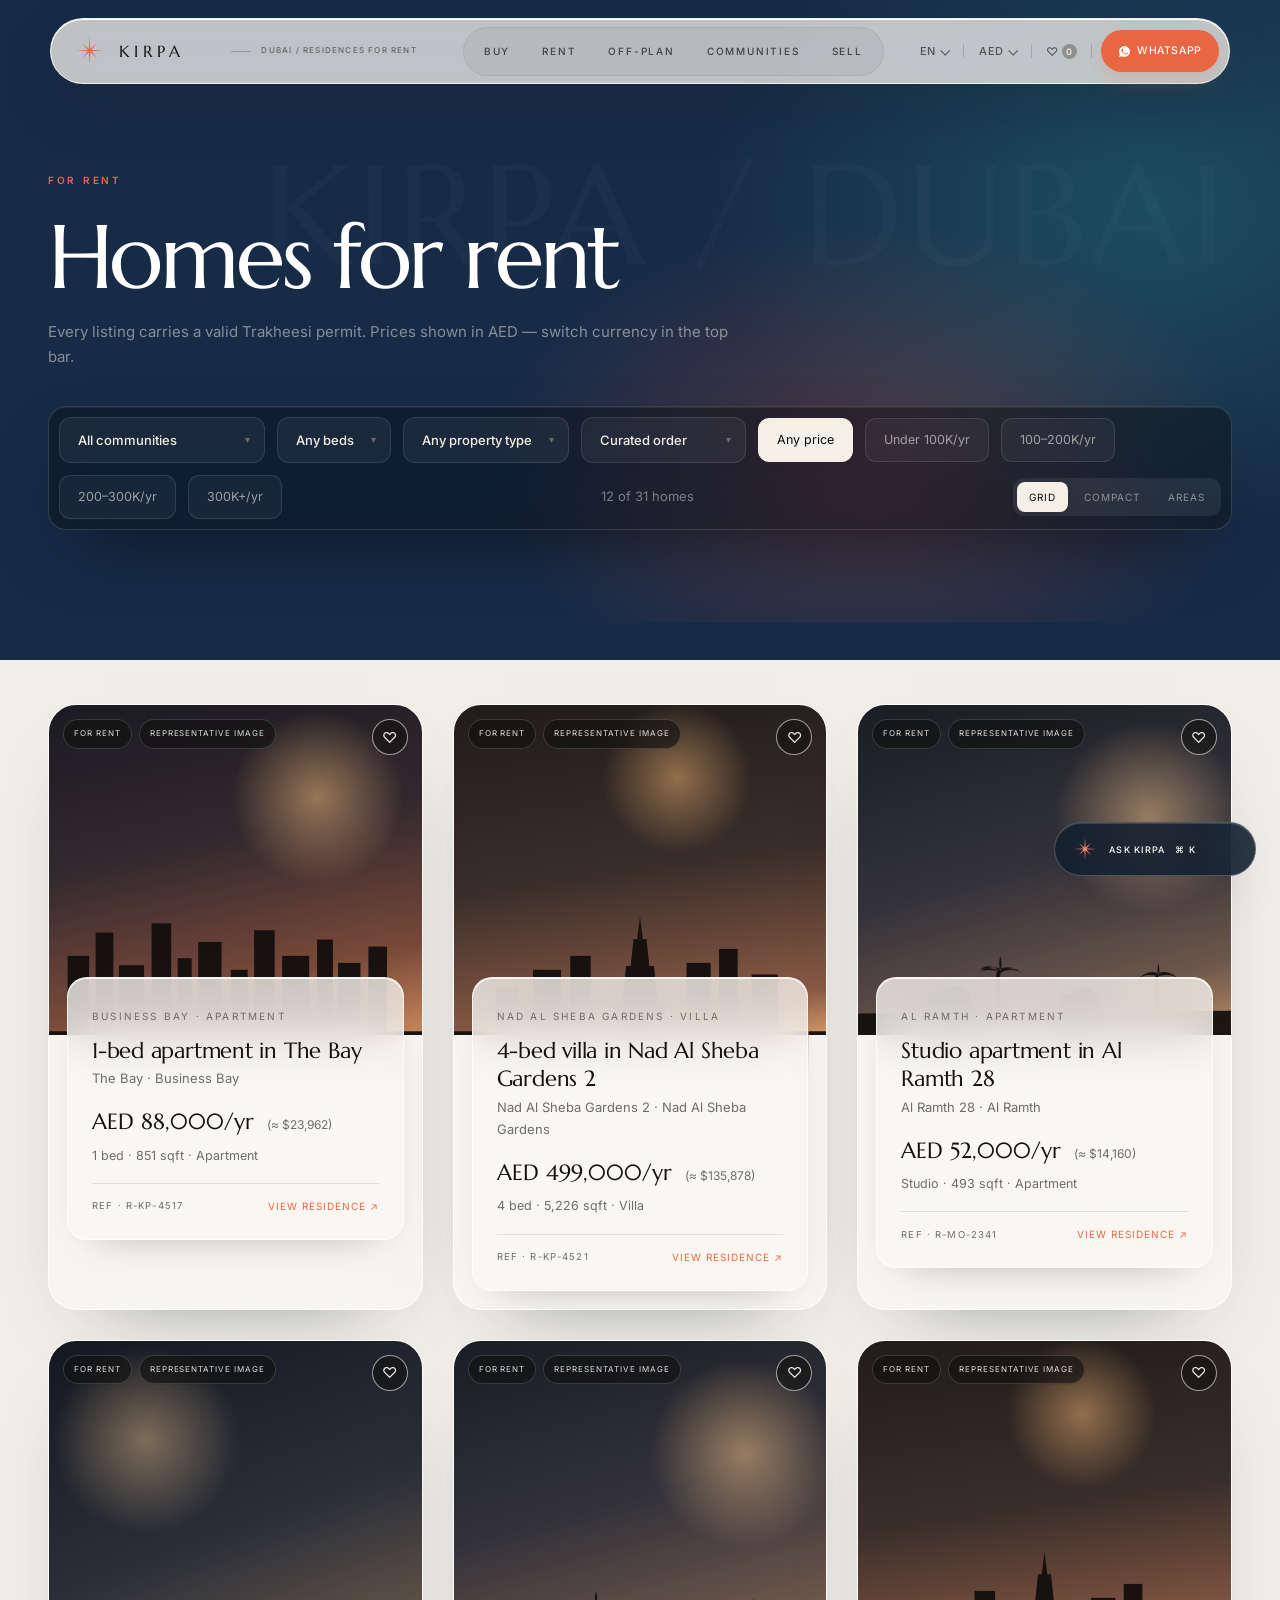
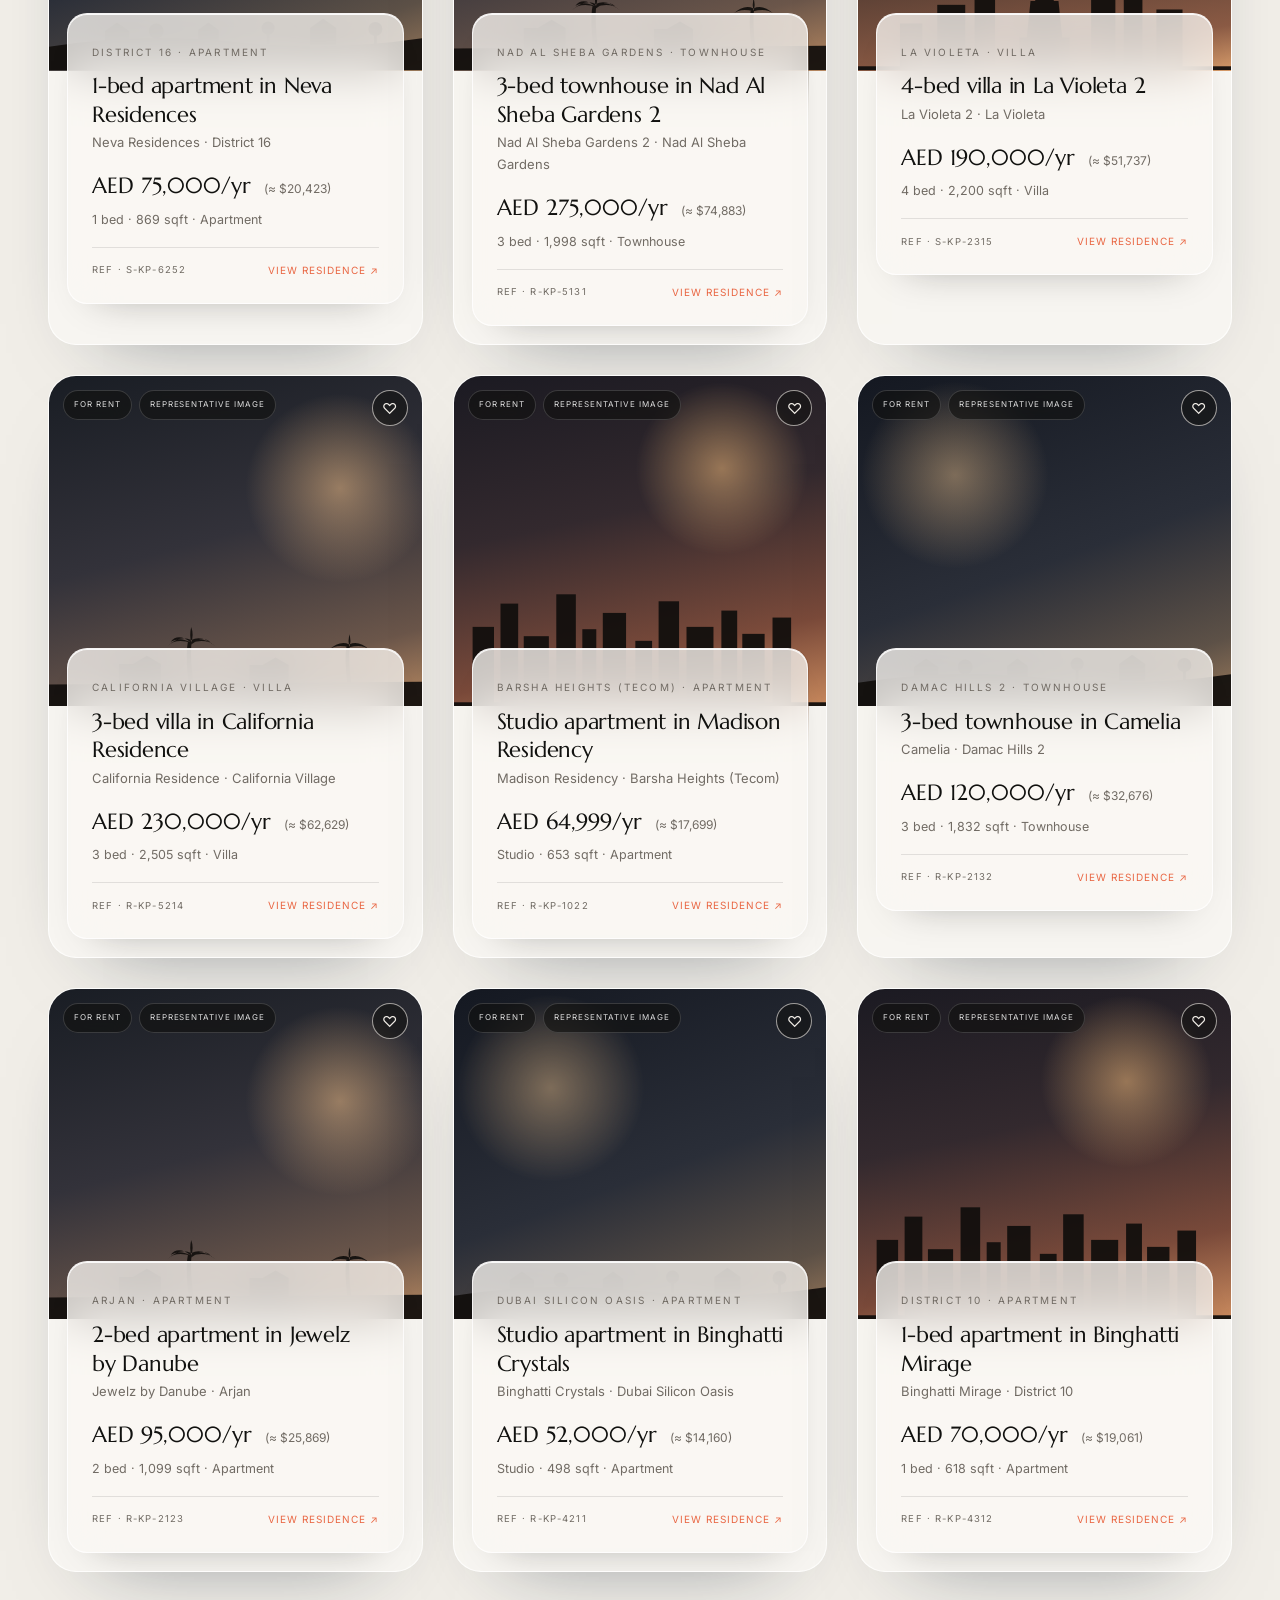
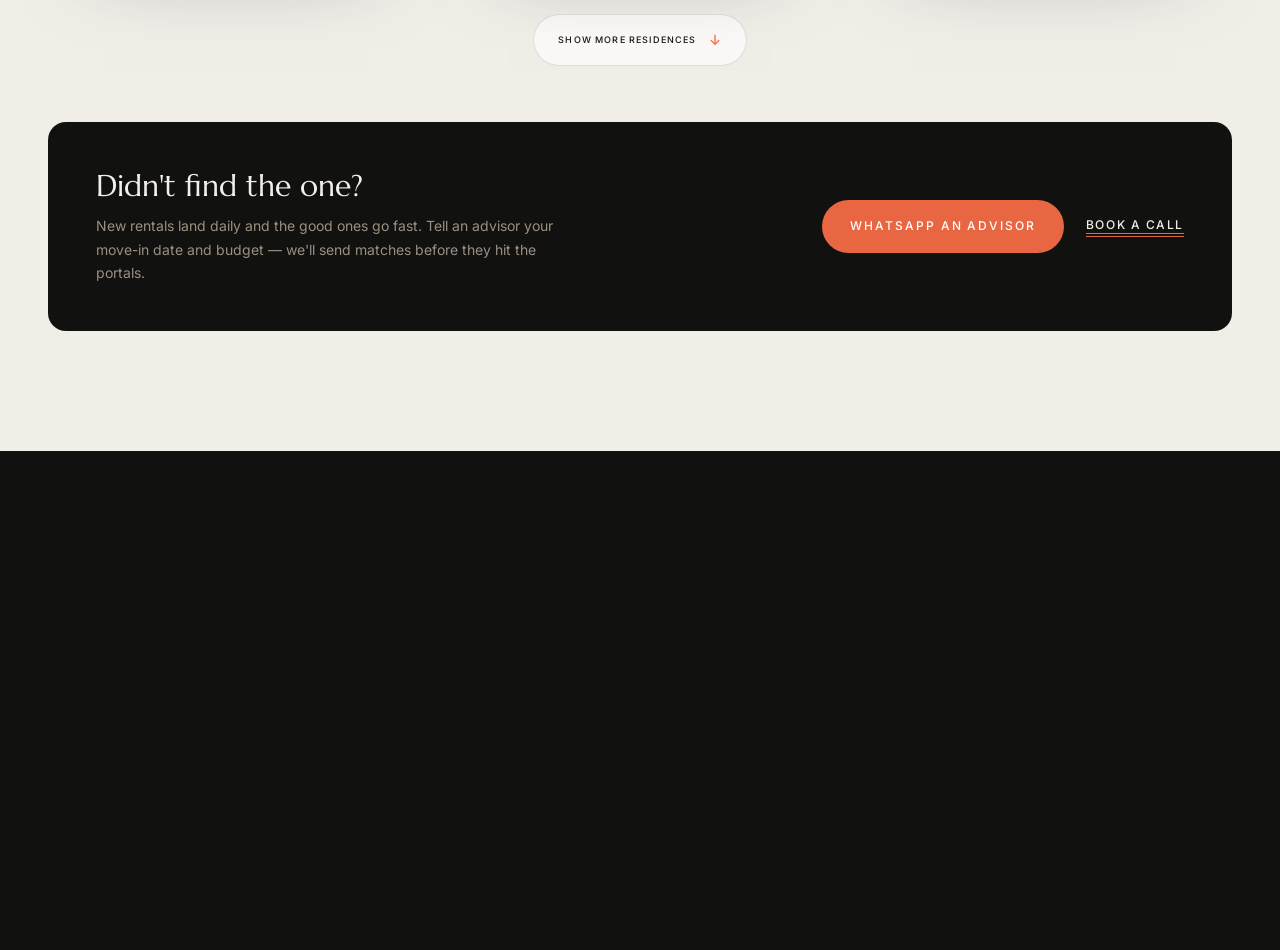
<file: rent/index.html>
<!DOCTYPE html>
<html lang="en">
<head>
<meta charset="UTF-8">
<meta name="viewport" content="width=device-width, initial-scale=1.0">
<title>Kirpa Properties — Homes for Rent in Dubai</title>
<meta name="description" content="RERA-registered homes for rent across Dubai's finest communities. Filter by community, budget and bedrooms — book a viewing on WhatsApp.">
<link rel="canonical" href="https://roshanalii.github.io/Kirpa/rent/">
<meta property="og:type" content="website">
<meta property="og:site_name" content="Kirpa Properties">
<meta property="og:title" content="Homes for Rent in Dubai — Kirpa Properties">
<meta property="og:description" content="Find homes for rent across Dubai’s finest communities. Book a viewing on WhatsApp.">
<meta property="og:url" content="https://roshanalii.github.io/Kirpa/rent/">
<meta property="og:image" content="https://roshanalii.github.io/Kirpa/assets/og-cover-luminous.png">
<meta name="twitter:card" content="summary_large_image">
<link rel="preconnect" href="https://fonts.googleapis.com">
<link rel="preconnect" href="https://fonts.gstatic.com" crossorigin>
<link rel="preconnect" href="https://images.unsplash.com">
<link href="https://fonts.googleapis.com/css2?family=Marcellus&family=Inter:wght@400;500;600&family=Amiri&family=Noto+Kufi+Arabic:wght@400;500;600&display=swap" rel="stylesheet">
<link rel="stylesheet" href="../assets/kirpa.css?v=28">
</head>
<body class="property-index">

<header id="hdr">
  <div class="nav">
    <a class="logo" href="../index.html"><span class="mark"><svg class="kirpa-star" viewBox="0 0 100 100" xmlns="http://www.w3.org/2000/svg" aria-hidden="true"><path d="M98 50L55.73 52.37L75.46 75.46L52.37 55.73L50 98L47.63 55.73L24.54 75.46L44.27 52.37L2 50L44.27 47.63L24.54 24.54L47.63 44.27L50 2L52.37 44.27L75.46 24.54L55.73 47.63Z" fill="currentColor"/></svg></span><span class="word"><b>KIRPA</b></span></a>
    <nav class="nav-links">
      <a href="../buy/" data-i18n="nav.buy">Buy</a><a href="./" data-i18n="nav.rent">Rent</a><a href="../off-plan/" data-i18n="nav.offplan">Off-Plan</a><a href="../communities/" data-i18n="nav.communities">Communities</a><a href="../sell/" data-i18n="nav.sell">Sell</a>
    </nav>
    <div class="nav-right">
      <div class="dd" id="langDD"><button class="dd-btn lang" id="langBtn"><span id="langLabel">EN</span><i class="car"></i></button><div class="dd-menu" id="langMenu"></div></div>
      <span class="div"></span>
      <div class="dd" id="curDD"><button class="dd-btn" id="curBtn"><span id="curLabel">AED</span><i class="car"></i></button><div class="dd-menu" id="curMenu"></div></div>
      <span class="div"></span>
      <button class="heart-btn" id="openDrawer">♡ <span class="cnt" id="favCount">0</span></button>
      <span class="div"></span>
      <a class="nav-cta" href="https://wa.me/971543673063" target="_blank" rel="noopener"><svg viewBox="0 0 24 24"><path d="M12 2a10 10 0 0 0-8.6 15.1L2 22l5-1.3A10 10 0 1 0 12 2zm5.4 14.1c-.2.6-1.3 1.2-1.8 1.2-.5.1-1 .2-3.4-.7-2.9-1.1-4.7-4-4.9-4.2-.1-.2-1.1-1.5-1.1-2.9s.7-2 1-2.3c.2-.3.5-.3.7-.3h.5c.2 0 .4 0 .6.5l.9 2.1c.1.2.1.4 0 .6l-.4.6-.5.5c-.2.2-.3.4-.1.7.2.3.9 1.5 2 2.4 1.4 1.2 2.5 1.6 2.9 1.7.3.2.5.1.7-.1l.9-1c.2-.3.4-.2.7-.1l2 1c.3.1.5.2.6.4 0 .1 0 .7-.3 1.3z"/></svg>WhatsApp</a>
    </div>
  </div>
</header>

<div class="page-head">
  <div class="wrap">
    <span class="eyebrow" data-i18n="idx.rent.eyebrow">For Rent</span>
    <h1 style="margin-top:14px" data-i18n="idx.rent.h">Homes for rent</h1>
    <div class="sub">Every listing carries a valid Trakheesi permit. Prices shown in <span id="curNote">AED</span> — switch currency in the top bar.</div>
    <div class="fbar">
      <span class="fsel"><select id="fCommunity"><option value="" data-i18n="f.allcommunities">All communities</option></select></span>
      <span class="fsel"><select id="fBeds"><option value="" data-i18n="f.anybeds">Any beds</option><option value="studio">Studio</option><option value="1">1</option><option value="2">2</option><option value="3">3</option><option value="4">4+</option></select></span>
      <span class="fsel"><select id="fType"><option value="">Any property type</option></select></span>
      <span class="fsel"><select id="fSort"><option value="curated">Curated order</option><option value="price-asc">Price · low to high</option><option value="price-desc">Price · high to low</option><option value="size-desc">Largest first</option></select></span>
      <button class="fchip on" data-min="0" data-max="0" data-i18n="f.anyprice">Any price</button>
      <button class="fchip" data-min="0" data-max="100000" data-i18n="chip.under100k">Under 100K/yr</button>
      <button class="fchip" data-min="100000" data-max="200000" data-i18n="chip.100-200k">100–200K/yr</button>
      <button class="fchip" data-min="200000" data-max="300000" data-i18n="chip.200-300k">200–300K/yr</button>
      <button class="fchip" data-min="300000" data-max="0" data-i18n="chip.300k">300K+/yr</button>
      <span class="fcount" id="fCount"></span>
      <div class="view-switch" aria-label="Listing view">
        <button class="on" data-view="grid" aria-pressed="true">Grid</button>
        <button data-view="compact" aria-pressed="false">Compact</button>
        <button data-view="areas" aria-pressed="false">Areas</button>
      </div>
    </div>
  </div>
</div>

<div class="wrap idx-grid">
  <div class="res-grid" id="grid"></div>
  <div class="area-grid" id="areaGrid" style="display:none"></div>
  <div class="empty" id="empty" style="display:none">No homes match those filters yet — widen the search, or <a class="link" href="https://wa.me/971543673063?text=I'm%20looking%20for%20a%20home%20to%20rent%20in%20Dubai" target="_blank" rel="noopener">tell an advisor what you need</a> and we'll find it off-market.</div>
  <button class="load-more" id="loadMore" type="button">Show more residences <span>↓</span></button>

  <div class="cta-band rv">
      <div><h3 data-i18n="cta.notfound">Didn't find the one?</h3><p data-i18n="cta.notfound.rentp">New rentals land daily and the good ones go fast. Tell an advisor your move-in date and budget — we'll send matches before they hit the portals.</p></div>
      <div class="acts">
        <a class="btn coral" href="https://wa.me/971543673063?text=I%27m%20looking%20to%20rent%20in%20Dubai.%20Here%27s%20what%20I%20need%3A%20" target="_blank" rel="noopener" data-i18n="cta.wa">WhatsApp an advisor</a>
        <button class="link" onclick="openSheet('call','','a call about renting in Dubai')" data-i18n="label.call">Book a call</button>
      </div>
    </div>
</div>

<footer>
  <div class="wrap">
    <div class="foot-top">
      <div>
        <div class="foot-logo">KIRPA</div>
        <p data-i18n="foot.about">Your trusted real estate partner in Dubai — off-plan investments, land, and portfolio building for NRIs. Office 1802, O-14 Tower, Marasi Drive, Business Bay, Dubai.</p>
      </div>
      <div><h4 data-i18n="foot.properties">Properties</h4><ul><li><a href="../buy/" data-i18n="nav.buy">Buy</a></li><li><a href="./" data-i18n="nav.rent">Rent</a></li><li><a href="../off-plan/" data-i18n="nav.offplan">Off-Plan</a></li><li><a href="../sell/" data-i18n="foot.sellwith">Sell with us</a></li></ul></div>
      <div><h4 data-i18n="foot.discover">Discover</h4><ul><li><a href="../communities/" data-i18n="nav.communities">Communities</a></li><li><a href="../tools/" data-i18n="foot.mortgage">Mortgage calculator</a></li></ul></div>
      <div><h4 data-i18n="foot.company">Company</h4><ul><li><a href="../index.html#advisors" data-i18n="foot.team">Our team</a></li><li><a href="https://wa.me/971543673063" target="_blank" rel="noopener" data-i18n="foot.contact">Contact</a></li><li><span style="opacity:.6" data-i18n="foot.lang">العربية</span></li></ul></div>
    </div>
    <div class="foot-bottom">
      <span data-i18n="foot.copyright">© 2026 Kirpa Properties LLC · ORN 49046 · Licensed by RERA, Dubai Land Department</span>
      <span data-i18n="foot.compliance">All listings carry a valid Trakheesi advertising permit.</span>
    </div>
  </div>
</footer>

<div class="mbar">
  <div class="row">
    <a href="../index.html" style="text-decoration:none" data-i18n="m.home">Home</a>
    <a class="wa" href="https://wa.me/971543673063" target="_blank" rel="noopener">WhatsApp</a>
    <button id="mbarFav" data-i18n-append="m.shortlist">♡ Shortlist</button>
  </div>
</div>

<script>window.BASE='../';window.HEADER_SOLID=true;window.PAGE_STATUS='rent';</script>
<script src="../assets/i18n.js?v=14"></script>
<script src="../assets/listings.js?v=14"></script>
<script src="../assets/kirpa.js?v=23"></script>
<script src="../assets/premium.js?v=3"></script>
<script src="../assets/experience.js?v=3"></script>
<script>
const pool=LISTINGS.filter(l=>l.status===window.PAGE_STATUS);
/* populate community filter from data */
[...new Set(pool.map(l=>l.community))].sort().forEach(c=>{
  const o=document.createElement('option');o.value=c;o.textContent=c;$('#fCommunity').appendChild(o);
});
[...new Set(pool.map(l=>l.type))].sort().forEach(type=>{
  const o=document.createElement('option');o.value=type;o.textContent=type;$('#fType').appendChild(o);
});
let f={community:'',beds:'',type:'',sort:'curated',min:0,max:0,view:'grid'};
let visibleCount=12;
/* preset from URL (?community=&beds=&min=&max=) */
const _p=new URLSearchParams(location.search);
if(_p.get('community')){f.community=_p.get('community');$('#fCommunity').value=f.community;}
if(_p.get('beds')){f.beds=_p.get('beds');$('#fBeds').value=f.beds;}
if(_p.get('min')||_p.get('max')){
  f.min=+(_p.get('min')||0);f.max=+(_p.get('max')||0);
  document.querySelectorAll('.fchip').forEach(c=>c.classList.toggle('on',+c.dataset.min===f.min&&+c.dataset.max===f.max));
}
function apply(reset){
  if(reset)visibleCount=12;
  const out=pool.filter(l=>
    (!f.community||l.community===f.community)&&
    (!f.beds||(f.beds==='4'?l.beds>=4:f.beds==='studio'?l.beds==='Studio':l.beds===+f.beds))&&
    (!f.type||l.type===f.type)&&
    (!f.min||l.aed>=f.min)&&(!f.max||l.aed<f.max)
  );
  if(f.sort==='price-asc')out.sort((a,b)=>a.aed-b.aed);
  if(f.sort==='price-desc')out.sort((a,b)=>b.aed-a.aed);
  if(f.sort==='size-desc')out.sort((a,b)=>b.sqft-a.sqft);
  const areaMode=f.view==='areas';
  $('#grid').style.display=areaMode?'none':'grid';
  $('#areaGrid').style.display=areaMode?'grid':'none';
  document.querySelector('.idx-grid').classList.toggle('compact',f.view==='compact');
  if(areaMode){
    const areas=[...new Set(out.map(l=>l.community))].sort().map(name=>{
      const homes=out.filter(l=>l.community===name);
      const from=Math.min(...homes.map(l=>l.aed));
      return '<button class="area-card" data-community="'+name+'"><span>'+homes.length+' residence'+(homes.length===1?'':'s')+'</span><h3>'+name+'</h3><div><b>From '+fmt(from)+'/yr</b><em>View collection ↗</em></div></button>';
    });
    $('#areaGrid').innerHTML=areas.join('');
    document.querySelectorAll('.area-card').forEach(card=>card.onclick=()=>{$('#fCommunity').value=card.dataset.community;f.community=card.dataset.community;f.view='grid';document.querySelectorAll('.view-switch button').forEach(b=>{const on=b.dataset.view==='grid';b.classList.toggle('on',on);b.setAttribute('aria-pressed',on)});apply(true)});
  }else{
    $('#grid').innerHTML=out.slice(0,visibleCount).map(cardHTML).join('');
    bindCards($('#grid'));
  }
  $('#loadMore').style.display=!areaMode&&visibleCount<out.length?'flex':'none';
  $('#empty').style.display=out.length?'none':'block';
  $('#fCount').textContent=(areaMode?out.length:Math.min(visibleCount,out.length))+' of '+out.length+' homes';
  $('#curNote').textContent=cur;
}
$('#fCommunity').onchange=e=>{f.community=e.target.value;apply(true)};
$('#fBeds').onchange=e=>{f.beds=e.target.value;apply(true)};
$('#fType').onchange=e=>{f.type=e.target.value;apply(true)};
$('#fSort').onchange=e=>{f.sort=e.target.value;apply(true)};
document.querySelectorAll('.fchip').forEach(c=>c.onclick=()=>{
  document.querySelectorAll('.fchip').forEach(x=>x.classList.remove('on'));
  c.classList.add('on');f.min=+c.dataset.min;f.max=+c.dataset.max;apply(true);
});
document.querySelectorAll('.view-switch button').forEach(button=>button.onclick=()=>{
  document.querySelectorAll('.view-switch button').forEach(item=>{item.classList.remove('on');item.setAttribute('aria-pressed','false')});
  button.classList.add('on');button.setAttribute('aria-pressed','true');f.view=button.dataset.view;apply(true);
});
$('#loadMore').onclick=()=>{visibleCount+=12;apply(false)};
window.onFavsChanged=apply;window.onCurrencyChanged=apply;
apply();
</script>
</body>
</html>
</file>
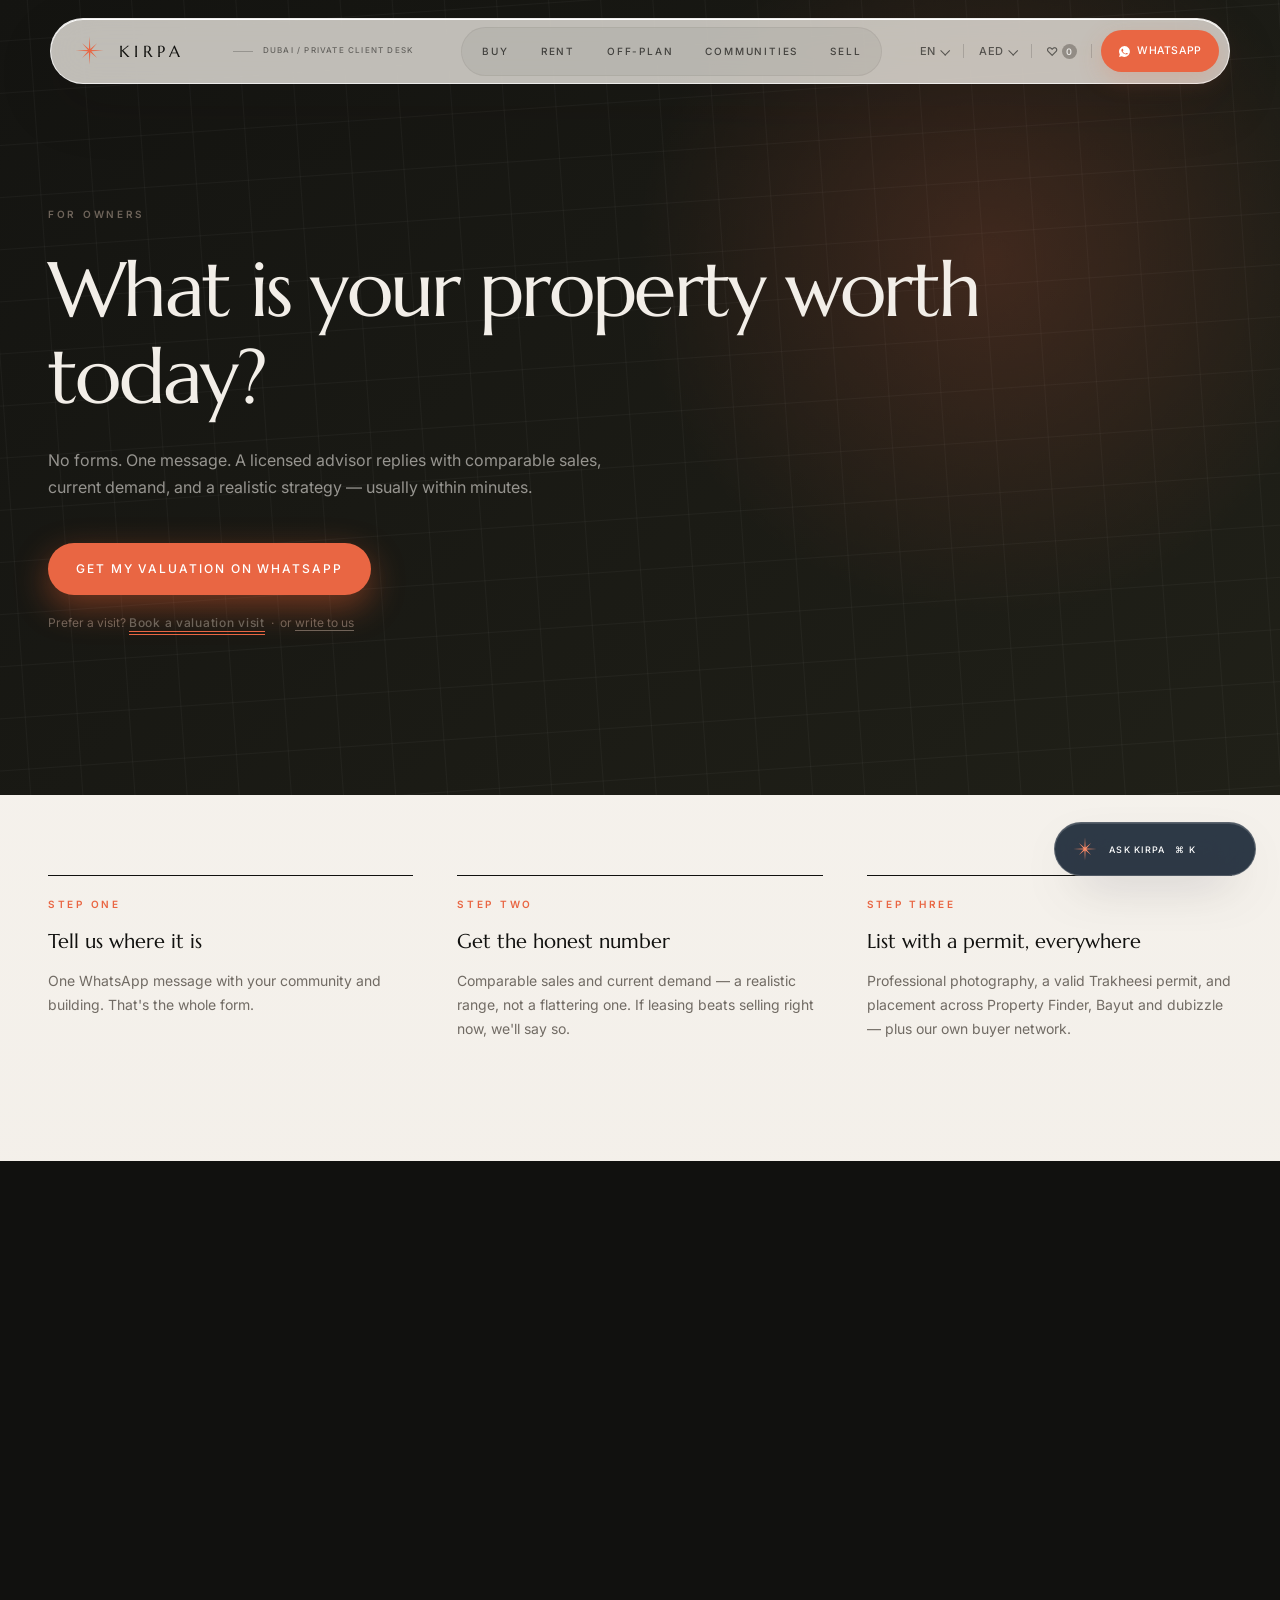
<file: sell/index.html>
<!DOCTYPE html>
<html lang="en">
<head>
<meta charset="UTF-8">
<meta name="viewport" content="width=device-width, initial-scale=1.0">
<title>Kirpa Properties — Sell or Lease Your Dubai Property</title>
<meta name="description" content="Get a data-backed valuation from a RERA-registered advisor on WhatsApp — no forms. Sell or lease your Dubai property with Kirpa Properties.">
<link rel="canonical" href="https://roshanalii.github.io/Kirpa/sell/">
<meta property="og:type" content="website">
<meta property="og:site_name" content="Kirpa Properties">
<meta property="og:title" content="Sell or Lease Your Dubai Property — Kirpa Properties">
<meta property="og:description" content="Get a data-backed valuation from a RERA-registered advisor on WhatsApp — no forms.">
<meta property="og:url" content="https://roshanalii.github.io/Kirpa/sell/">
<meta property="og:image" content="https://roshanalii.github.io/Kirpa/assets/og-cover-luminous.png">
<meta name="twitter:card" content="summary_large_image">
<link rel="preconnect" href="https://fonts.googleapis.com">
<link rel="preconnect" href="https://fonts.gstatic.com" crossorigin>
<link rel="preconnect" href="https://images.unsplash.com">
<link href="https://fonts.googleapis.com/css2?family=Marcellus&family=Inter:wght@400;500;600&family=Amiri&family=Noto+Kufi+Arabic:wght@400;500;600&display=swap" rel="stylesheet">
<link rel="stylesheet" href="../assets/kirpa.css?v=28">
</head>
<body>

<header id="hdr">
  <div class="nav">
    <a class="logo" href="../index.html"><span class="mark"><svg class="kirpa-star" viewBox="0 0 100 100" xmlns="http://www.w3.org/2000/svg" aria-hidden="true"><path d="M98 50L55.73 52.37L75.46 75.46L52.37 55.73L50 98L47.63 55.73L24.54 75.46L44.27 52.37L2 50L44.27 47.63L24.54 24.54L47.63 44.27L50 2L52.37 44.27L75.46 24.54L55.73 47.63Z" fill="currentColor"/></svg></span><span class="word"><b>KIRPA</b></span></a>
    <nav class="nav-links">
      <a href="../buy/" data-i18n="nav.buy">Buy</a><a href="../rent/" data-i18n="nav.rent">Rent</a><a href="../off-plan/" data-i18n="nav.offplan">Off-Plan</a><a href="../communities/" data-i18n="nav.communities">Communities</a><a href="./" data-i18n="nav.sell">Sell</a>
    </nav>
    <div class="nav-right">
      <div class="dd" id="langDD"><button class="dd-btn lang" id="langBtn"><span id="langLabel">EN</span><i class="car"></i></button><div class="dd-menu" id="langMenu"></div></div>
      <span class="div"></span>
      <div class="dd" id="curDD"><button class="dd-btn" id="curBtn"><span id="curLabel">AED</span><i class="car"></i></button><div class="dd-menu" id="curMenu"></div></div>
      <span class="div"></span>
      <button class="heart-btn" id="openDrawer">♡ <span class="cnt" id="favCount">0</span></button>
      <span class="div"></span>
      <a class="nav-cta" href="https://wa.me/971543673063" target="_blank" rel="noopener"><svg viewBox="0 0 24 24"><path d="M12 2a10 10 0 0 0-8.6 15.1L2 22l5-1.3A10 10 0 1 0 12 2zm5.4 14.1c-.2.6-1.3 1.2-1.8 1.2-.5.1-1 .2-3.4-.7-2.9-1.1-4.7-4-4.9-4.2-.1-.2-1.1-1.5-1.1-2.9s.7-2 1-2.3c.2-.3.5-.3.7-.3h.5c.2 0 .4 0 .6.5l.9 2.1c.1.2.1.4 0 .6l-.4.6-.5.5c-.2.2-.3.4-.1.7.2.3.9 1.5 2 2.4 1.4 1.2 2.5 1.6 2.9 1.7.3.2.5.1.7-.1l.9-1c.2-.3.4-.2.7-.1l2 1c.3.1.5.2.6.4 0 .1 0 .7-.3 1.3z"/></svg>WhatsApp</a>
    </div>
  </div>
</header>

<section class="sell" style="padding-top:200px">
  <div class="wrap">
    <span class="eyebrow" style="color:#6E645A" data-i18n="sell.eyebrow">For Owners</span>
    <h2 data-i18n="sell.h">What is your property worth today?</h2>
    <p data-i18n="sell.p">No forms. One message. A licensed advisor replies with comparable sales, current demand, and a realistic strategy — usually within minutes.</p>
    <a class="btn coral" href="https://wa.me/971543673063?text=I'd%20like%20a%20valuation%20for%20my%20property%20in%20" target="_blank" rel="noopener" data-i18n="sell.btn">Get my valuation on WhatsApp</a>
    <span class="fine">Prefer a visit? <button class="link" style="font-size:12px;letter-spacing:.06em;text-transform:none" onclick="openSheet('valuation','','Valuation visit at your property')" data-i18n="sell.bookvisit">Book a valuation visit</button> &nbsp;·&nbsp; or <a href="mailto:info@kirpaproperties.com" data-i18n="sell.writeus">write to us</a></span>
  </div>
</section>

<div class="wrap">
  <div class="steps">
    <div class="step"><span class="eyebrow" data-i18n="sell.s1e">Step one</span><b data-i18n="sell.s1t">Tell us where it is</b><p data-i18n="sell.s1p">One WhatsApp message with your community and building. That's the whole form.</p></div>
    <div class="step"><span class="eyebrow" data-i18n="sell.s2e">Step two</span><b data-i18n="sell.s2t">Get the honest number</b><p data-i18n="sell.s2p">Comparable sales and current demand — a realistic range, not a flattering one. If leasing beats selling right now, we'll say so.</p></div>
    <div class="step"><span class="eyebrow" data-i18n="sell.s3e">Step three</span><b data-i18n="sell.s3t">List with a permit, everywhere</b><p data-i18n="sell.s3p">Professional photography, a valid Trakheesi permit, and placement across Property Finder, Bayut and dubizzle — plus our own buyer network.</p></div>
  </div>
</div>

<footer>
  <div class="wrap">
    <div class="foot-top">
      <div>
        <div class="foot-logo">KIRPA</div>
        <p data-i18n="foot.about">Your trusted real estate partner in Dubai — off-plan investments, land, and portfolio building for NRIs. Office 1802, O-14 Tower, Marasi Drive, Business Bay, Dubai.</p>
      </div>
      <div><h4 data-i18n="foot.properties">Properties</h4><ul><li><a href="../buy/" data-i18n="nav.buy">Buy</a></li><li><a href="../rent/" data-i18n="nav.rent">Rent</a></li><li><a href="../off-plan/" data-i18n="nav.offplan">Off-Plan</a></li><li><a href="./" data-i18n="foot.sellwith">Sell with us</a></li></ul></div>
      <div><h4 data-i18n="foot.discover">Discover</h4><ul><li><a href="../communities/" data-i18n="nav.communities">Communities</a></li><li><a href="../tools/" data-i18n="foot.mortgage">Mortgage calculator</a></li></ul></div>
      <div><h4 data-i18n="foot.company">Company</h4><ul><li><a href="../index.html#advisors" data-i18n="foot.team">Our team</a></li><li><a href="https://wa.me/971543673063" target="_blank" rel="noopener" data-i18n="foot.contact">Contact</a></li><li><span style="opacity:.6" data-i18n="foot.lang">العربية</span></li></ul></div>
    </div>
    <div class="foot-bottom">
      <span data-i18n="foot.copyright">© 2026 Kirpa Properties LLC · ORN 49046 · Licensed by RERA, Dubai Land Department</span>
      <span data-i18n="foot.compliance">All listings carry a valid Trakheesi advertising permit.</span>
    </div>
  </div>
</footer>

<div class="mbar">
  <div class="row">
    <a href="../index.html" style="text-decoration:none" data-i18n="m.home">Home</a>
    <a class="wa" href="https://wa.me/971543673063?text=I'd%20like%20a%20valuation%20for%20my%20property" target="_blank" rel="noopener">WhatsApp</a>
    <button id="mbarFav" data-i18n-append="m.shortlist">♡ Shortlist</button>
  </div>
</div>

<script>window.BASE='../';window.HEADER_SOLID=true;</script>
<script src="../assets/i18n.js?v=14"></script>
<script src="../assets/listings.js?v=14"></script>
<script src="../assets/kirpa.js?v=23"></script>
<script src="../assets/premium.js?v=3"></script>
<script src="../assets/experience.js?v=3"></script>
</body>
</html>
</file>
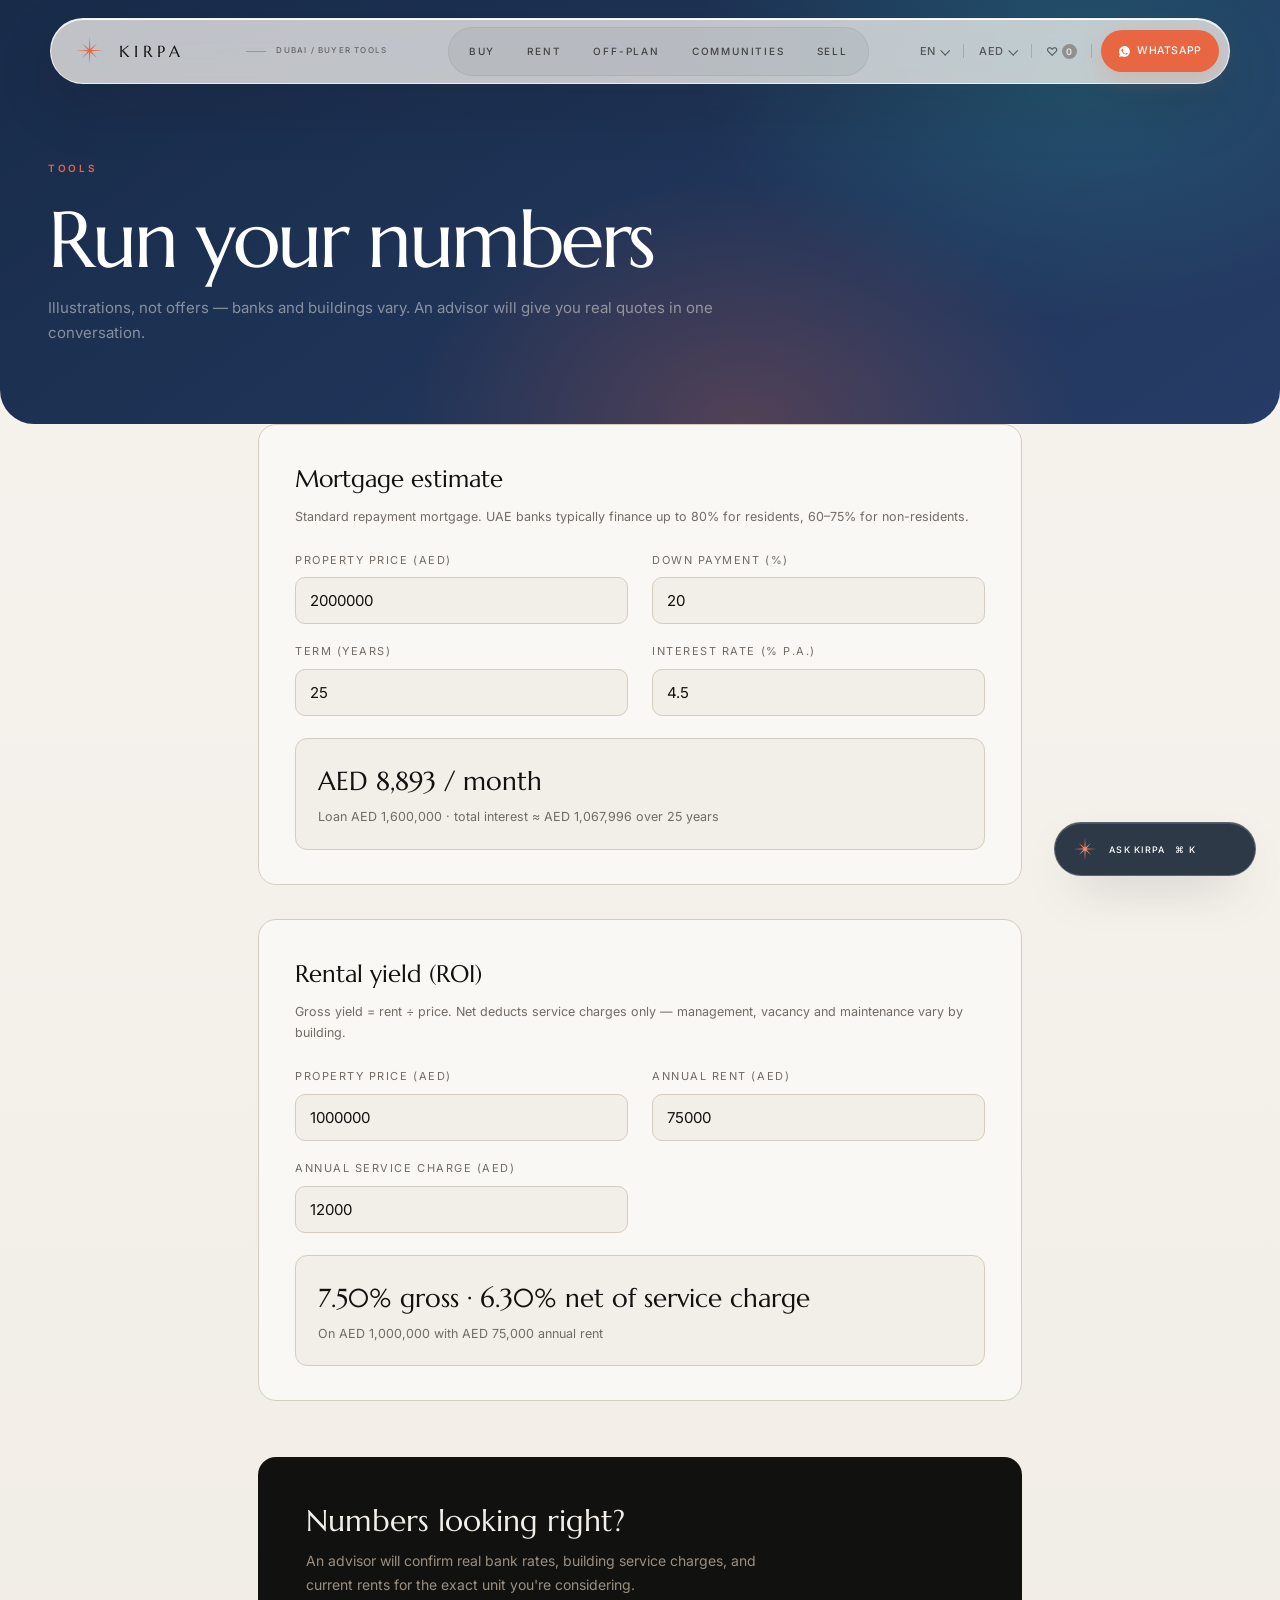
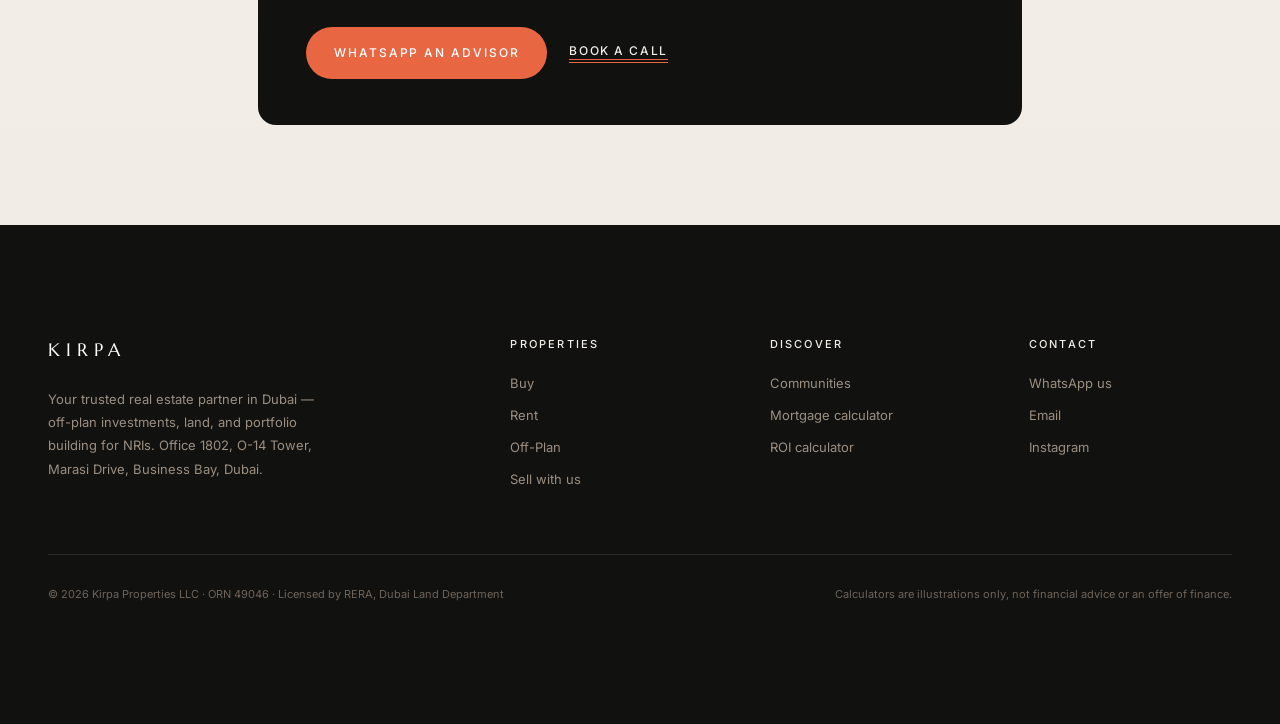
<file: tools/index.html>
<!DOCTYPE html>
<html lang="en">
<head>
<meta charset="UTF-8">
<meta name="viewport" content="width=device-width, initial-scale=1.0">
<title>Kirpa Properties — Mortgage & ROI Calculators</title>
<meta name="description" content="Estimate your Dubai mortgage payment and rental yield. Illustrative calculators from Kirpa Properties — talk to an advisor for real numbers.">
<link rel="canonical" href="https://roshanalii.github.io/Kirpa/tools/">
<meta property="og:type" content="website">
<meta property="og:site_name" content="Kirpa Properties">
<meta property="og:title" content="Mortgage & ROI Calculators — Kirpa Properties">
<meta property="og:description" content="Estimate your Dubai mortgage payment and rental yield. Illustrative calculators.">
<meta property="og:url" content="https://roshanalii.github.io/Kirpa/tools/">
<meta property="og:image" content="https://roshanalii.github.io/Kirpa/assets/og-cover-luminous.png">
<meta name="twitter:card" content="summary_large_image">
<link rel="preconnect" href="https://fonts.googleapis.com">
<link rel="preconnect" href="https://fonts.gstatic.com" crossorigin>
<link rel="preconnect" href="https://images.unsplash.com">
<link href="https://fonts.googleapis.com/css2?family=Marcellus&family=Inter:wght@400;500;600&family=Amiri&family=Noto+Kufi+Arabic:wght@400;500;600&display=swap" rel="stylesheet">
<link rel="stylesheet" href="../assets/kirpa.css?v=28">
<style>
.calc{background:var(--paper);border:1px solid var(--sand);border-radius:18px;padding:34px 36px;margin-bottom:34px}
.calc h2{font-family:var(--display);font-size:24px;font-weight:400;margin-bottom:6px}
.calc .note{font-size:12.5px;color:var(--stone);margin-bottom:24px}
.calc .row{display:grid;grid-template-columns:1fr 1fr;gap:18px 24px;margin-bottom:8px}
.calc label{display:block;font-size:11px;letter-spacing:.14em;text-transform:uppercase;color:var(--stone);margin-bottom:8px}
.calc input{width:100%;background:var(--cream);border:1px solid var(--sand);border-radius:10px;padding:13px 14px;font-family:var(--body);font-size:15px;color:var(--ink);outline:none}
.calc input:focus{border-color:var(--coral)}
.result{margin-top:22px;padding:20px 22px;background:var(--cream);border:1px solid var(--sand);border-radius:12px}
.result b{font-family:var(--display);font-weight:400;font-size:26px;display:block}
.result span{font-size:12.5px;color:var(--stone)}
@media(max-width:600px){.calc{padding:24px 20px}.calc .row{grid-template-columns:1fr}}
</style>
</head>
<body>

<header id="hdr">
  <div class="nav">
    <a class="logo" href="../index.html"><span class="mark"><svg class="kirpa-star" viewBox="0 0 100 100" xmlns="http://www.w3.org/2000/svg" aria-hidden="true"><path d="M98 50L55.73 52.37L75.46 75.46L52.37 55.73L50 98L47.63 55.73L24.54 75.46L44.27 52.37L2 50L44.27 47.63L24.54 24.54L47.63 44.27L50 2L52.37 44.27L75.46 24.54L55.73 47.63Z" fill="currentColor"/></svg></span><span class="word"><b>KIRPA</b></span></a>
    <nav class="nav-links">
      <a href="../buy/" data-i18n="nav.buy">Buy</a><a href="../rent/" data-i18n="nav.rent">Rent</a><a href="../off-plan/" data-i18n="nav.offplan">Off-Plan</a><a href="../communities/" data-i18n="nav.communities">Communities</a><a href="../sell/" data-i18n="nav.sell">Sell</a>
    </nav>
    <div class="nav-right">
      <div class="dd" id="langDD"><button class="dd-btn lang" id="langBtn"><span id="langLabel">EN</span><i class="car"></i></button><div class="dd-menu" id="langMenu"></div></div>
      <span class="div"></span>
      <div class="dd" id="curDD"><button class="dd-btn" id="curBtn"><span id="curLabel">AED</span><i class="car"></i></button><div class="dd-menu" id="curMenu"></div></div>
      <span class="div"></span>
      <button class="heart-btn" id="openDrawer">♡ <span class="cnt" id="favCount">0</span></button>
      <span class="div"></span>
      <a class="nav-cta" href="https://wa.me/971543673063" target="_blank" rel="noopener"><svg viewBox="0 0 24 24"><path d="M12 2a10 10 0 0 0-8.6 15.1L2 22l5-1.3A10 10 0 1 0 12 2zm5.4 14.1c-.2.6-1.3 1.2-1.8 1.2-.5.1-1 .2-3.4-.7-2.9-1.1-4.7-4-4.9-4.2-.1-.2-1.1-1.5-1.1-2.9s.7-2 1-2.3c.2-.3.5-.3.7-.3h.5c.2 0 .4 0 .6.5l.9 2.1c.1.2.1.4 0 .6l-.4.6-.5.5c-.2.2-.3.4-.1.7.2.3.9 1.5 2 2.4 1.4 1.2 2.5 1.6 2.9 1.7.3.2.5.1.7-.1l.9-1c.2-.3.4-.2.7-.1l2 1c.3.1.5.2.6.4 0 .1 0 .7-.3 1.3z"/></svg>WhatsApp</a>
    </div>
  </div>
</header>

<div class="page-head">
  <div class="wrap">
    <span class="eyebrow" data-i18n="t.eyebrow">Tools</span>
    <h1 style="margin-top:14px" data-i18n="t.h">Run your numbers</h1>
    <div class="sub" data-i18n="t.sub">Illustrations, not offers — banks and buildings vary. An advisor will give you real quotes in one conversation.</div>
  </div>
</div>

<div class="wrap" style="padding-bottom:100px;max-width:860px">
  <div class="calc" id="mortgage">
    <h2 data-i18n="t.m.h">Mortgage estimate</h2>
    <div class="note" data-i18n="t.mortnote">Standard repayment mortgage. UAE banks typically finance up to 80% for residents, 60–75% for non-residents.</div>
    <div class="row">
      <div><label data-i18n="t.price">Property price (AED)</label><input id="mPrice" type="number" value="2000000" min="0"></div>
      <div><label data-i18n="t.down">Down payment (%)</label><input id="mDown" type="number" value="20" min="0" max="90"></div>
      <div><label data-i18n="t.term">Term (years)</label><input id="mYears" type="number" value="25" min="1" max="30"></div>
      <div><label data-i18n="t.rate">Interest rate (% p.a.)</label><input id="mRate" type="number" value="4.5" step="0.1" min="0.1"></div>
    </div>
    <div class="result"><b id="mOut">—</b><span id="mSub"></span></div>
  </div>

  <div class="calc" id="roi">
    <h2 data-i18n="t.r.h">Rental yield (ROI)</h2>
    <div class="note" data-i18n="t.roinote">Gross yield = rent ÷ price. Net deducts service charges only — management, vacancy and maintenance vary by building.</div>
    <div class="row">
      <div><label data-i18n="t.price">Property price (AED)</label><input id="rPrice" type="number" value="1000000" min="1"></div>
      <div><label data-i18n="t.rent">Annual rent (AED)</label><input id="rRent" type="number" value="75000" min="0"></div>
      <div><label data-i18n="t.svc">Annual service charge (AED)</label><input id="rSvc" type="number" value="12000" min="0"></div>
    </div>
    <div class="result"><b id="rOut">—</b><span id="rSub"></span></div>
  </div>

  <div class="cta-band">
    <div><h3 data-i18n="t.cta">Numbers looking right?</h3><p data-i18n="t.ctap">An advisor will confirm real bank rates, building service charges, and current rents for the exact unit you're considering.</p></div>
    <div class="acts">
      <a class="btn coral" href="https://wa.me/971543673063?text=I%20ran%20the%20numbers%20on%20your%20calculator%20—%20can%20we%20talk%20through%20a%20purchase%3F" target="_blank" rel="noopener" data-i18n="cta.wa">WhatsApp an advisor</a>
      <button class="link" onclick="openSheet('call','','a call about financing and returns')" data-i18n="label.call">Book a call</button>
    </div>
  </div>
</div>

<footer>
  <div class="wrap">
    <div class="foot-top">
      <div>
        <div class="foot-logo">KIRPA</div>
        <p data-i18n="foot.about">Your trusted real estate partner in Dubai — off-plan investments, land, and portfolio building for NRIs. Office 1802, O-14 Tower, Marasi Drive, Business Bay, Dubai.</p>
      </div>
      <div><h4 data-i18n="foot.properties">Properties</h4><ul><li><a href="../buy/" data-i18n="nav.buy">Buy</a></li><li><a href="../rent/" data-i18n="nav.rent">Rent</a></li><li><a href="../off-plan/" data-i18n="nav.offplan">Off-Plan</a></li><li><a href="../sell/" data-i18n="foot.sellwith">Sell with us</a></li></ul></div>
      <div><h4 data-i18n="foot.discover">Discover</h4><ul><li><a href="../communities/" data-i18n="nav.communities">Communities</a></li><li><a href="./" data-i18n="foot.mortgage">Mortgage calculator</a></li><li><a href="#roi" data-i18n="foot.roi">ROI calculator</a></li></ul></div>
      <div><h4 data-i18n="foot.contact">Contact</h4><ul><li><a href="https://wa.me/971543673063" target="_blank" rel="noopener" data-i18n="foot.wa">WhatsApp us</a></li><li><a href="mailto:info@kirpaproperties.com" data-i18n="foot.email">Email</a></li><li><a href="https://www.instagram.com/kirpaproperties" target="_blank" rel="noopener">Instagram</a></li></ul></div>
    </div>
    <div class="foot-bottom">
      <span data-i18n="foot.copyright">© 2026 Kirpa Properties LLC · ORN 49046 · Licensed by RERA, Dubai Land Department</span>
      <span data-i18n="t.calcfine">Calculators are illustrations only, not financial advice or an offer of finance.</span>
    </div>
  </div>
</footer>

<div class="mbar">
  <div class="row">
    <a href="../index.html" style="text-decoration:none" data-i18n="m.home">Home</a>
    <a class="wa" href="https://wa.me/971543673063" target="_blank" rel="noopener">WhatsApp</a>
    <button id="mbarFav" data-i18n-append="m.shortlist">♡ Shortlist</button>
  </div>
</div>

<script>window.BASE='../';window.HEADER_SOLID=true;</script>
<script src="../assets/i18n.js?v=14"></script>
<script src="../assets/listings.js?v=14"></script>
<script src="../assets/kirpa.js?v=23"></script>
<script src="../assets/premium.js?v=3"></script>
<script src="../assets/experience.js?v=3"></script>
<script>
/* self-contained: does not depend on kirpa.js */
var q=function(s){return document.querySelector(s)};
function calcM(){
  const price=+q('#mPrice').value||0,down=Math.min(90,Math.max(0,+q('#mDown').value||0));
  const yrs=Math.min(30,Math.max(1,+q('#mYears').value||25)),rate=Math.max(.1,+q('#mRate').value||4.5);
  const P=price*(1-down/100),r=rate/100/12,n=yrs*12;
  const m=P>0?P*(r*Math.pow(1+r,n))/(Math.pow(1+r,n)-1):0;
  q('#mOut').textContent='AED '+Math.round(m).toLocaleString()+' / month';
  q('#mSub').textContent='Loan AED '+Math.round(P).toLocaleString()+' · total interest ≈ AED '+Math.round(m*n-P).toLocaleString()+' over '+yrs+' years';
}
function calcR(){
  const p=+q('#rPrice').value||1,rent=+q('#rRent').value||0,svc=+q('#rSvc').value||0;
  const gross=rent/p*100,net=(rent-svc)/p*100;
  q('#rOut').textContent=gross.toFixed(2)+'% gross · '+net.toFixed(2)+'% net of service charge';
  q('#rSub').textContent='On AED '+p.toLocaleString()+' with AED '+rent.toLocaleString()+' annual rent';
}
['mPrice','mDown','mYears','mRate'].forEach(id=>q('#'+id).addEventListener('input',calcM));
['rPrice','rRent','rSvc'].forEach(id=>q('#'+id).addEventListener('input',calcR));
calcM();calcR();
</script>
</body>
</html>
</file>
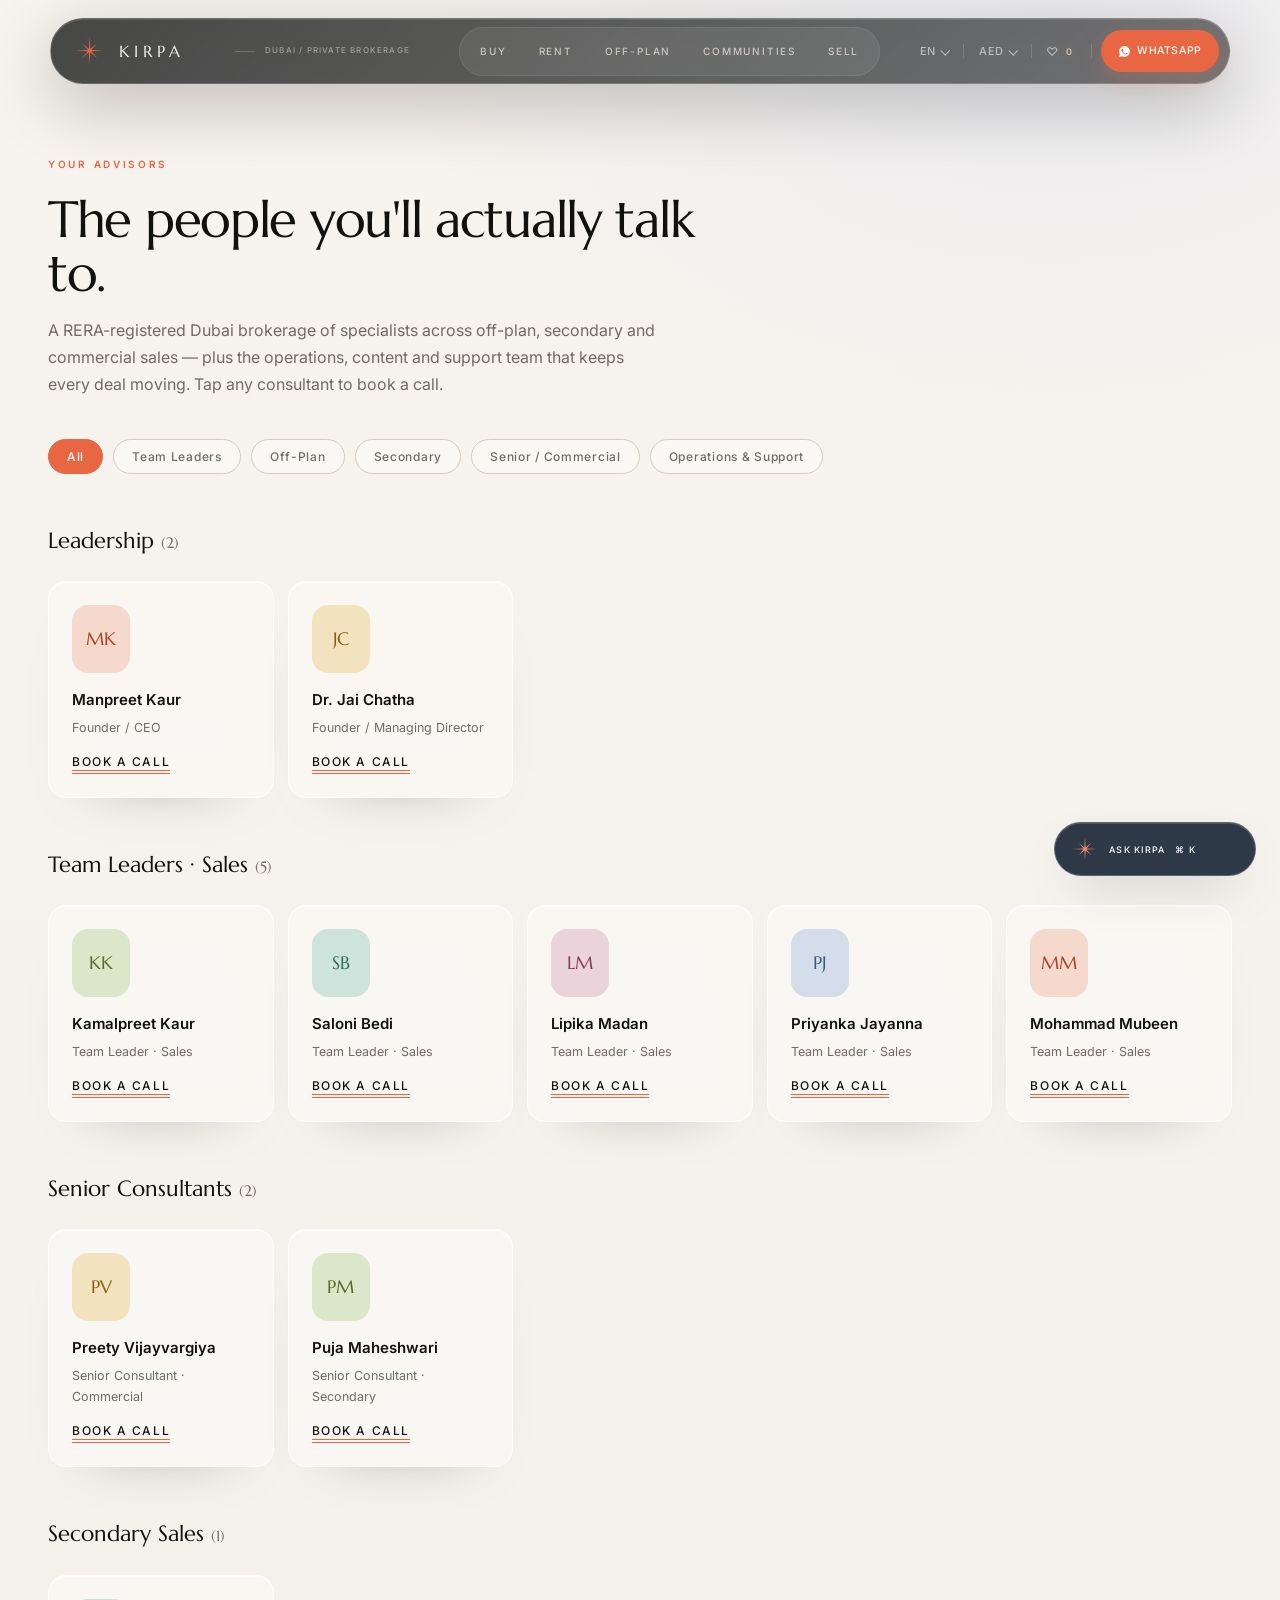
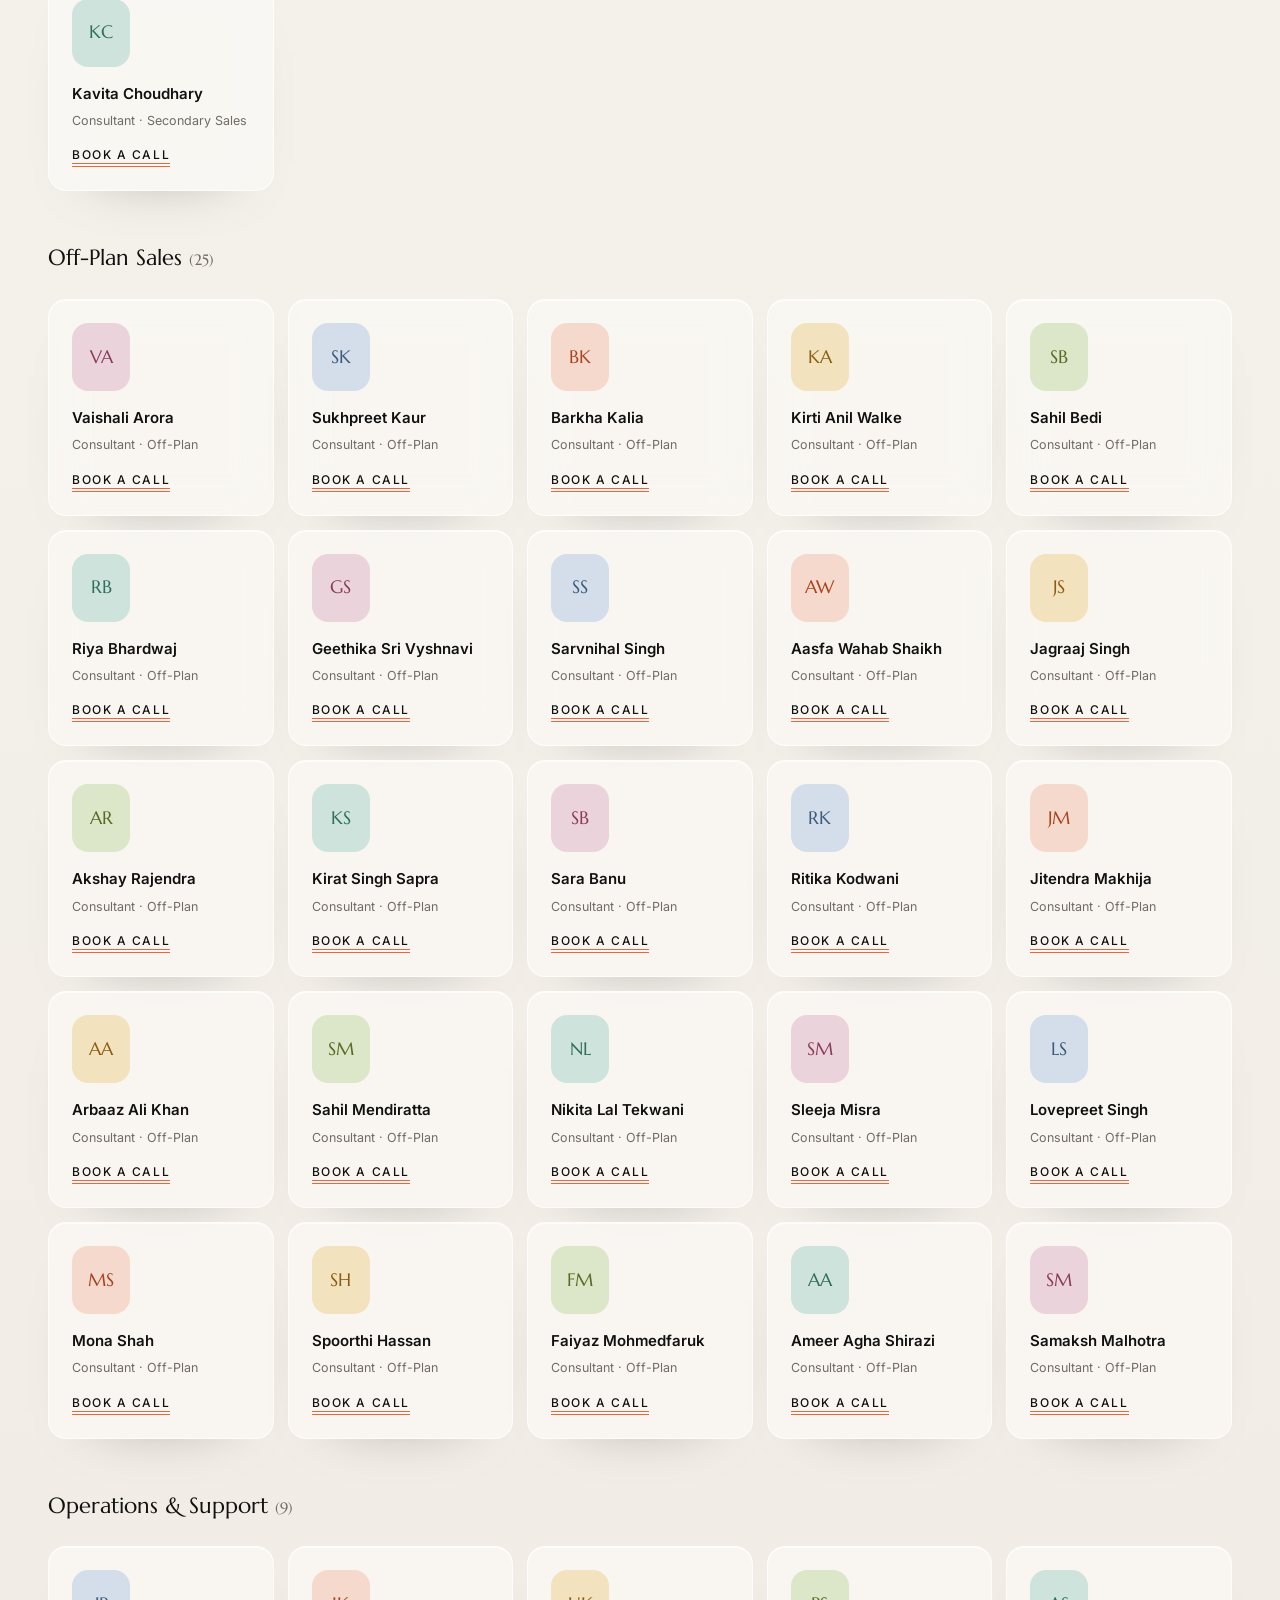
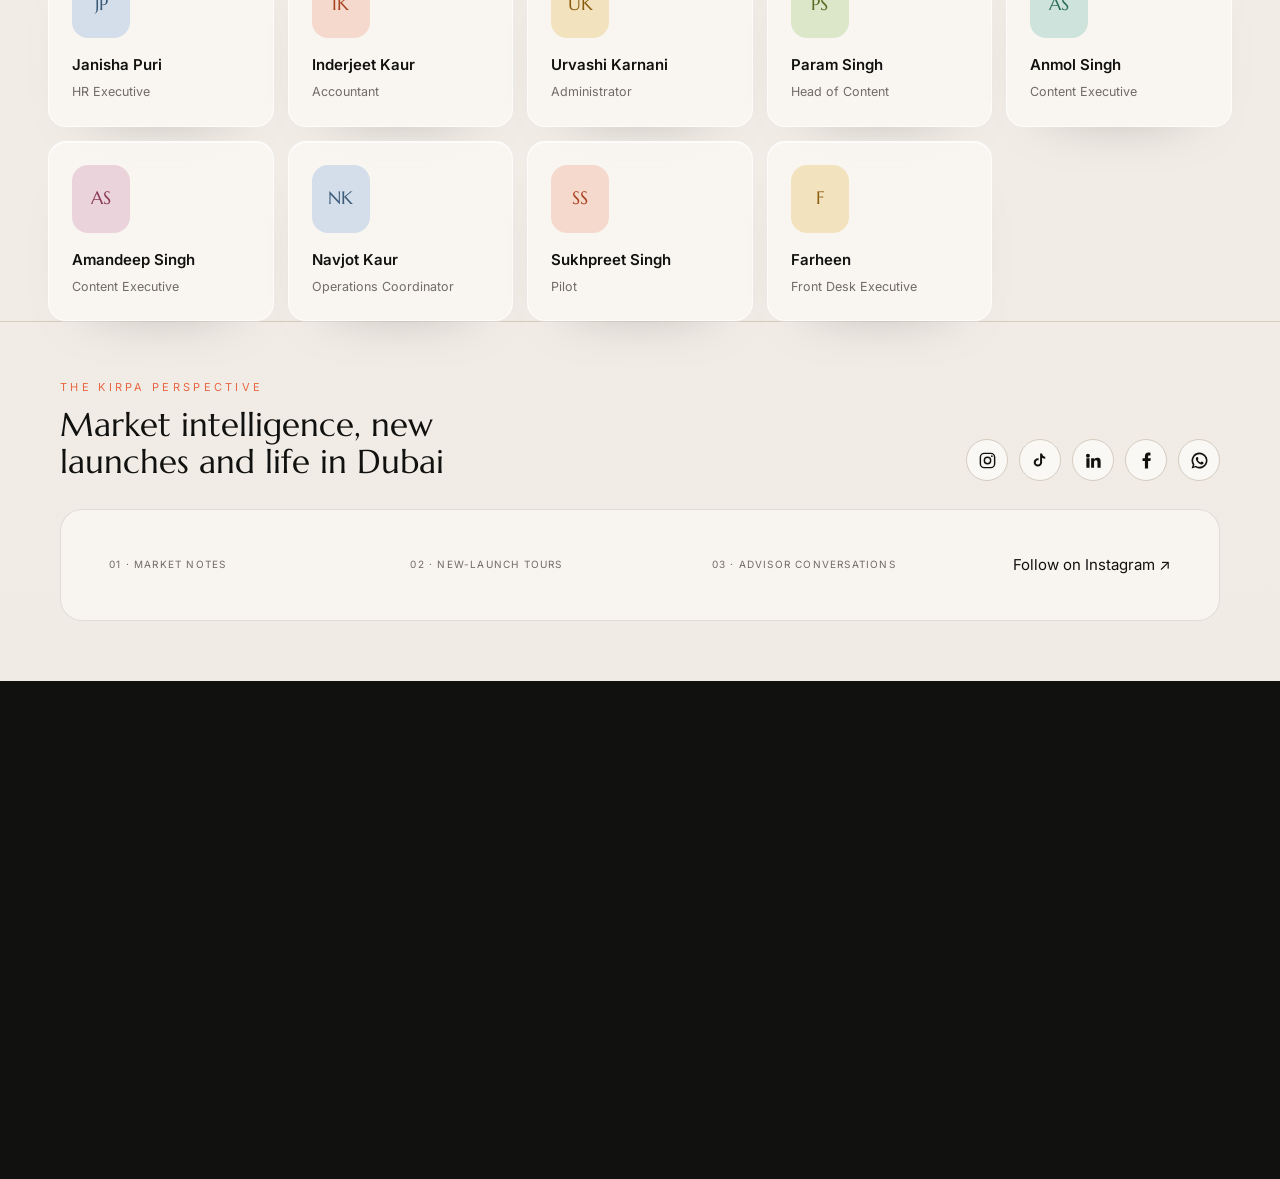
<file: team.html>
<!DOCTYPE html>
<html lang="en">
<head>
<meta charset="UTF-8">
<meta name="viewport" content="width=device-width, initial-scale=1.0">
<title>Our Team — Kirpa Properties | Dubai Real Estate</title>
<meta name="description" content="Meet the full Kirpa Properties team — leadership, sales team leaders, and off-plan, secondary and commercial consultants. RERA-registered Dubai brokerage (ORN 49046).">
<link rel="canonical" href="https://roshanalii.github.io/Kirpa/team.html">
<meta property="og:type" content="website">
<meta property="og:site_name" content="Kirpa Properties">
<meta property="og:title" content="Our Team — Kirpa Properties">
<meta property="og:description" content="The people you'll actually talk to — leadership and consultants across sales, off-plan and commercial.">
<meta property="og:url" content="https://roshanalii.github.io/Kirpa/team.html">
<meta property="og:image" content="https://roshanalii.github.io/Kirpa/assets/og-cover-luminous.png">
<meta name="twitter:card" content="summary_large_image">
<noscript><style>.rv{opacity:1!important;transform:none!important}</style></noscript>
<link rel="preconnect" href="https://fonts.googleapis.com">
<link rel="preconnect" href="https://fonts.gstatic.com" crossorigin>
<link rel="preconnect" href="https://images.unsplash.com">
<link href="https://fonts.googleapis.com/css2?family=Marcellus&family=Inter:wght@400;500;600&family=Amiri&family=Noto+Kufi+Arabic:wght@400;500;600&display=swap" rel="stylesheet">
<link rel="stylesheet" href="assets/kirpa.css?v=28">
</head>
<body>

<header id="hdr">
  <div class="nav">
    <a class="logo" href="index.html">
      <span class="mark"><svg class="kirpa-star" viewBox="0 0 100 100" xmlns="http://www.w3.org/2000/svg" aria-hidden="true"><path d="M98 50L55.73 52.37L75.46 75.46L52.37 55.73L50 98L47.63 55.73L24.54 75.46L44.27 52.37L2 50L44.27 47.63L24.54 24.54L47.63 44.27L50 2L52.37 44.27L75.46 24.54L55.73 47.63Z" fill="currentColor"/></svg></span>
      <span class="word"><b>KIRPA</b></span>
    </a>
    <nav class="nav-links">
      <a href="buy/" data-i18n="nav.buy">Buy</a><a href="rent/" data-i18n="nav.rent">Rent</a><a href="off-plan/" data-i18n="nav.offplan">Off-Plan</a><a href="communities/" data-i18n="nav.communities">Communities</a><a href="sell/" data-i18n="nav.sell">Sell</a>
    </nav>
    <div class="nav-right">
      <div class="dd" id="langDD"><button class="dd-btn lang" id="langBtn"><span id="langLabel">EN</span><i class="car"></i></button><div class="dd-menu" id="langMenu"></div></div>
      <span class="div"></span>
      <div class="dd" id="curDD"><button class="dd-btn" id="curBtn"><span id="curLabel">AED</span><i class="car"></i></button><div class="dd-menu" id="curMenu"></div></div>
      <span class="div"></span>
      <button class="heart-btn" id="openDrawer">♡ <span class="cnt" id="favCount">0</span></button>
      <span class="div"></span>
      <a class="nav-cta" href="https://wa.me/971543673063" target="_blank" rel="noopener"><svg viewBox="0 0 24 24"><path d="M12 2a10 10 0 0 0-8.6 15.1L2 22l5-1.3A10 10 0 1 0 12 2zm5.4 14.1c-.2.6-1.3 1.2-1.8 1.2-.5.1-1 .2-3.4-.7-2.9-1.1-4.7-4-4.9-4.2-.1-.2-1.1-1.5-1.1-2.9s.7-2 1-2.3c.2-.3.5-.3.7-.3h.5c.2 0 .4 0 .6.5l.9 2.1c.1.2.1.4 0 .6l-.4.6-.5.5c-.2.2-.3.4-.1.7.2.3.9 1.5 2 2.4 1.4 1.2 2.5 1.6 2.9 1.7.3.2.5.1.7-.1l.9-1c.2-.3.4-.2.7-.1l2 1c.3.1.5.2.6.4 0 .1 0 .7-.3 1.3z"/></svg>WhatsApp</a>
    </div>
  </div>
</header>

<section class="team-head">
  <div class="wrap">
    <div class="sec-head rv" style="margin-bottom:0">
      <div>
        <span class="eyebrow" data-i18n="sec.advisors">Your Advisors</span>
        <h2 data-i18n="team.h">The people you'll actually talk to.</h2>
        <p class="team-intro" data-i18n="team.intro">A RERA-registered Dubai brokerage of specialists across off-plan, secondary and commercial sales — plus the operations, content and support team that keeps every deal moving. Tap any consultant to book a call.</p>
      </div>
    </div>
    <div class="team-filters rv" id="teamFilters">
      <button class="tf on" data-filter="all" data-i18n="team.f.all">All</button>
      <button class="tf" data-filter="tl" data-i18n="team.f.tl">Team Leaders</button>
      <button class="tf" data-filter="offplan" data-i18n="team.f.offplan">Off-Plan</button>
      <button class="tf" data-filter="secondary" data-i18n="team.f.secondary">Secondary</button>
      <button class="tf" data-filter="senior" data-i18n="team.f.commercial">Senior / Commercial</button>
      <button class="tf" data-filter="support" data-i18n="team.f.support">Operations &amp; Support</button>
    </div>
    <div id="teamGrid" class="rv"></div>
  </div>
</section>

<!-- FOOTER -->
<footer>
  <div class="wrap">
    <div class="foot-top">
      <div>
        <div class="foot-logo">KIRPA</div>
        <p data-i18n="foot.about">Your trusted real estate partner in Dubai — off-plan investments, land, and portfolio building for NRIs. Office 1802, O-14 Tower, Marasi Drive, Business Bay, Dubai.</p>
      </div>
      <div><h4 data-i18n="foot.properties">Properties</h4><ul><li><a href="buy/" data-i18n="nav.buy">Buy</a></li><li><a href="rent/" data-i18n="nav.rent">Rent</a></li><li><a href="off-plan/" data-i18n="nav.offplan">Off-Plan</a></li><li><a href="sell/" data-i18n="foot.sellwith">Sell with us</a></li></ul></div>
      <div><h4 data-i18n="foot.discover">Discover</h4><ul><li><a href="communities/" data-i18n="nav.communities">Communities</a></li><li><a href="tools/" data-i18n="foot.mortgage">Mortgage calculator</a></li></ul></div>
      <div><h4 data-i18n="foot.company">Company</h4><ul><li><a href="team.html" data-i18n="foot.team">Our team</a></li><li><a href="https://wa.me/971543673063" target="_blank" rel="noopener" data-i18n="foot.contact">Contact</a></li></ul></div>
    </div>
    <div class="foot-bottom">
      <span data-i18n="foot.copyright">© 2026 Kirpa Properties LLC · ORN 49046 · Licensed by RERA, Dubai Land Department</span>
      <span data-i18n="foot.compliance">All listings carry a valid Trakheesi advertising permit.</span>
    </div>
  </div>
</footer>

<script>window.BASE='';</script>
<script src="assets/i18n.js?v=14"></script>
<script src="assets/listings.js?v=14"></script>
<script src="assets/kirpa.js?v=23"></script>
<script src="assets/premium.js?v=3"></script>
<script src="assets/experience.js?v=3"></script>
<script src="assets/team.js?v=1"></script>
</body>
</html>
</file>
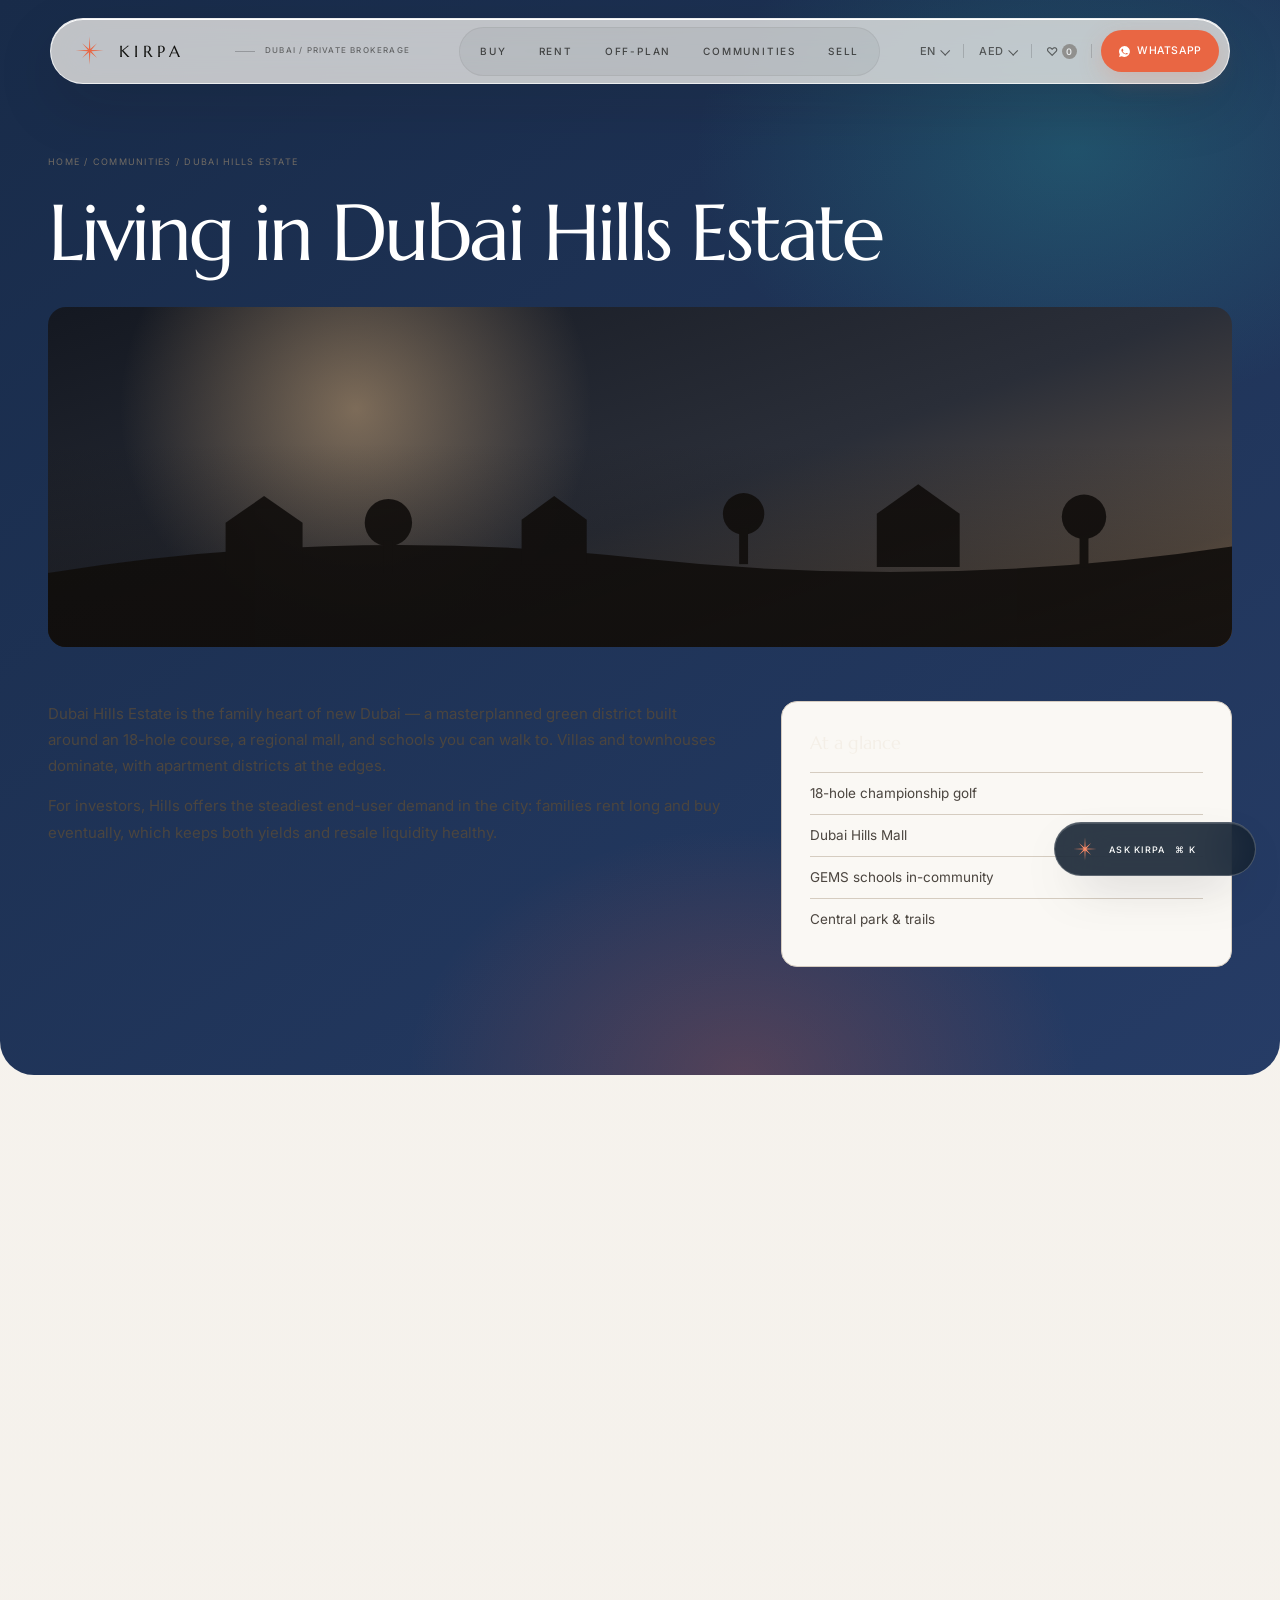
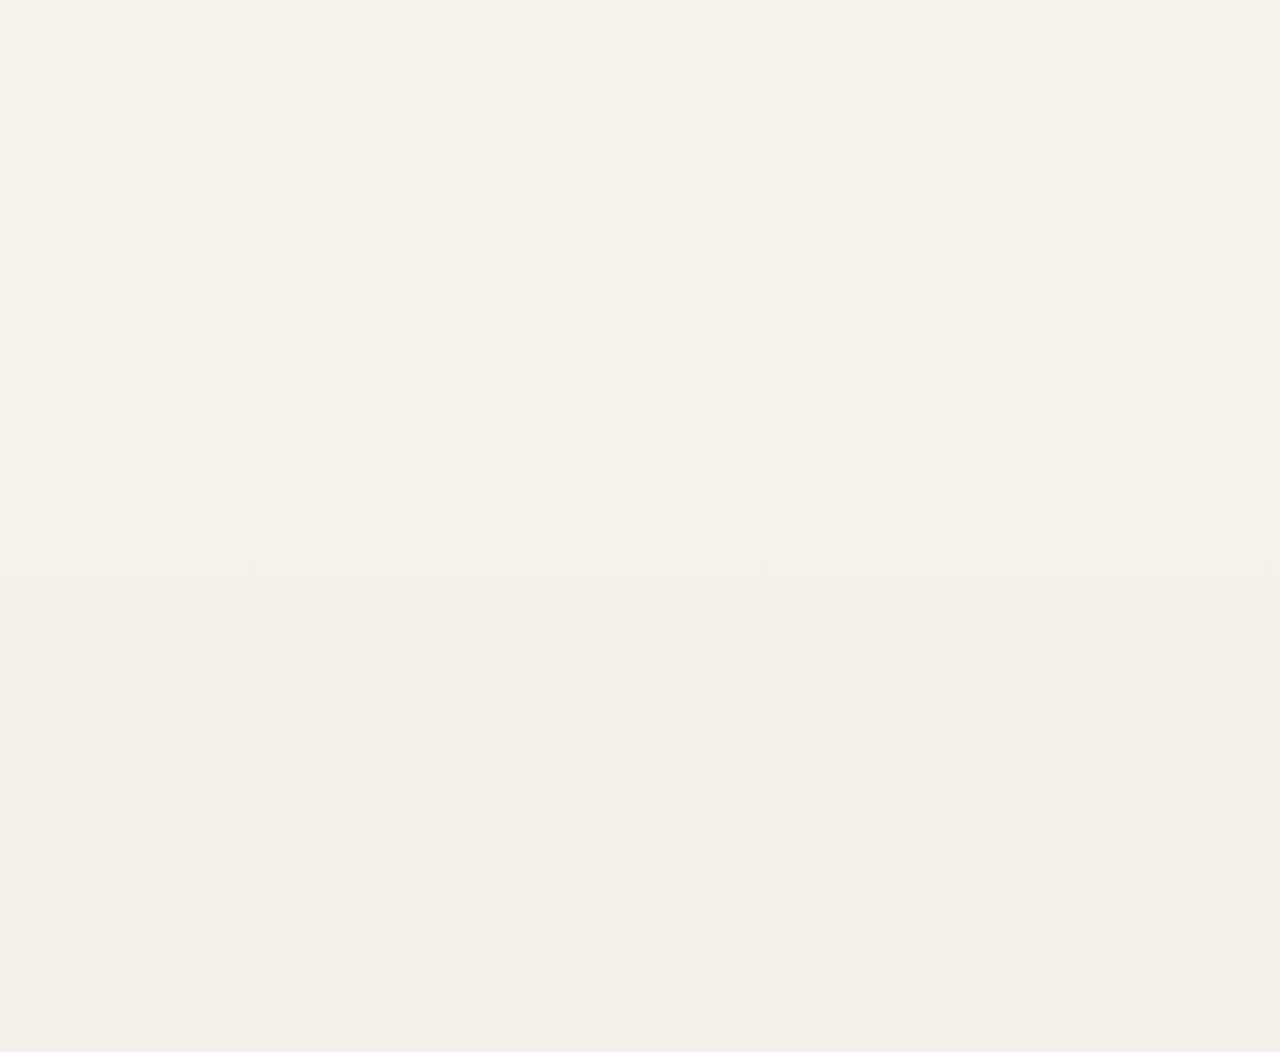
<file: communities/guide.html>
<!DOCTYPE html>
<html lang="en">
<head>
<meta charset="UTF-8">
<meta name="viewport" content="width=device-width, initial-scale=1.0">
<title>Kirpa Properties — Community Guide</title>
<meta name="description" content="Kirpa Properties community guide — living, investing, and live listings in this Dubai community.">
<link rel="canonical" href="https://roshanalii.github.io/Kirpa/communities/guide.html">
<meta property="og:type" content="website">
<meta property="og:site_name" content="Kirpa Properties">
<meta property="og:title" content="Community Guide — Kirpa Properties">
<meta property="og:description" content="Living and investing in this Dubai community — with live listings.">
<meta property="og:url" content="https://roshanalii.github.io/Kirpa/communities/guide.html">
<meta property="og:image" content="https://roshanalii.github.io/Kirpa/assets/og-cover-luminous.png">
<meta name="twitter:card" content="summary_large_image">
<link rel="preconnect" href="https://fonts.googleapis.com">
<link rel="preconnect" href="https://fonts.gstatic.com" crossorigin>
<link rel="preconnect" href="https://images.unsplash.com">
<link href="https://fonts.googleapis.com/css2?family=Marcellus&family=Inter:wght@400;500;600&family=Amiri&family=Noto+Kufi+Arabic:wght@400;500;600&display=swap" rel="stylesheet">
<link rel="stylesheet" href="../assets/kirpa.css?v=28">
</head>
<body>

<header id="hdr">
  <div class="nav">
    <a class="logo" href="../index.html"><span class="mark"><svg class="kirpa-star" viewBox="0 0 100 100" xmlns="http://www.w3.org/2000/svg" aria-hidden="true"><path d="M98 50L55.73 52.37L75.46 75.46L52.37 55.73L50 98L47.63 55.73L24.54 75.46L44.27 52.37L2 50L44.27 47.63L24.54 24.54L47.63 44.27L50 2L52.37 44.27L75.46 24.54L55.73 47.63Z" fill="currentColor"/></svg></span><span class="word"><b>KIRPA</b></span></a>
    <nav class="nav-links">
      <a href="../buy/" data-i18n="nav.buy">Buy</a><a href="../rent/" data-i18n="nav.rent">Rent</a><a href="../off-plan/" data-i18n="nav.offplan">Off-Plan</a><a href="./" data-i18n="nav.communities">Communities</a><a href="../sell/" data-i18n="nav.sell">Sell</a>
    </nav>
    <div class="nav-right">
      <div class="dd" id="langDD"><button class="dd-btn lang" id="langBtn"><span id="langLabel">EN</span><i class="car"></i></button><div class="dd-menu" id="langMenu"></div></div>
      <span class="div"></span>
      <div class="dd" id="curDD"><button class="dd-btn" id="curBtn"><span id="curLabel">AED</span><i class="car"></i></button><div class="dd-menu" id="curMenu"></div></div>
      <span class="div"></span>
      <button class="heart-btn" id="openDrawer">♡ <span class="cnt" id="favCount">0</span></button>
      <span class="div"></span>
      <a class="nav-cta" href="https://wa.me/971543673063" target="_blank" rel="noopener"><svg viewBox="0 0 24 24"><path d="M12 2a10 10 0 0 0-8.6 15.1L2 22l5-1.3A10 10 0 1 0 12 2zm5.4 14.1c-.2.6-1.3 1.2-1.8 1.2-.5.1-1 .2-3.4-.7-2.9-1.1-4.7-4-4.9-4.2-.1-.2-1.1-1.5-1.1-2.9s.7-2 1-2.3c.2-.3.5-.3.7-.3h.5c.2 0 .4 0 .6.5l.9 2.1c.1.2.1.4 0 .6l-.4.6-.5.5c-.2.2-.3.4-.1.7.2.3.9 1.5 2 2.4 1.4 1.2 2.5 1.6 2.9 1.7.3.2.5.1.7-.1l.9-1c.2-.3.4-.2.7-.1l2 1c.3.1.5.2.6.4 0 .1 0 .7-.3 1.3z"/></svg>WhatsApp</a>
    </div>
  </div>
</header>

<div class="page-head">
  <div class="wrap">
    <div class="crumb"><a href="../index.html">Home</a> / <a href="./" data-i18n="nav.communities">Communities</a> / <span id="crumbName"></span></div>
    <h1 id="gName" style="margin-top:18px"></h1>
    <div class="g-hero"><div class="photo" id="gPhoto"></div></div>
    <div class="g-body">
      <div id="gBlurb"></div>
      <div class="stat-list"><b data-i18n="g.glance">At a glance</b><div id="gStats"></div></div>
    </div>
  </div>
</div>

<section class="similar" style="padding-top:10px">
  <div class="wrap">
    <div class="sec-head">
      <div><span class="eyebrow" data-i18n="g.live">Live now</span><h2 style="font-family:var(--display);font-size:clamp(26px,3vw,38px);font-weight:400;margin-top:14px" id="liveTitle">Homes in this community</h2></div>
      <a class="link" href="../buy/" data-i18n="sec.allhomes">All homes</a>
    </div>
    <div class="res-grid" id="gGrid"></div>
    <div class="empty" id="gEmpty" style="display:none">Nothing listed here right now — <a class="link" id="gAskLink" href="#" target="_blank" rel="noopener">ask an advisor</a> what's coming to market.</div>
    <div class="cta-band">
      <div><h3 id="ctaTitle">Thinking about this community?</h3><p>Talk to a licensed advisor about living or investing here — realistic comparables, service charges, and what's coming to market before it lists.</p></div>
      <div class="acts">
        <a class="btn coral" id="ctaWa" href="#" target="_blank" rel="noopener" data-i18n="cta.wa">WhatsApp an advisor</a>
        <button class="link" id="ctaCall">Book a call</button>
      </div>
    </div>
  </div>
</section>

<footer>
  <div class="wrap">
    <div class="foot-top">
      <div>
        <div class="foot-logo">KIRPA</div>
        <p data-i18n="foot.about">Your trusted real estate partner in Dubai — off-plan investments, land, and portfolio building for NRIs. Office 1802, O-14 Tower, Marasi Drive, Business Bay, Dubai.</p>
      </div>
      <div><h4 data-i18n="foot.properties">Properties</h4><ul><li><a href="../buy/" data-i18n="nav.buy">Buy</a></li><li><a href="../rent/" data-i18n="nav.rent">Rent</a></li><li><a href="../off-plan/" data-i18n="nav.offplan">Off-Plan</a></li><li><a href="../sell/" data-i18n="foot.sellwith">Sell with us</a></li></ul></div>
      <div><h4 data-i18n="foot.discover">Discover</h4><ul><li><a href="./" data-i18n="nav.communities">Communities</a></li><li><a href="../tools/" data-i18n="foot.mortgage">Mortgage calculator</a></li></ul></div>
      <div><h4 data-i18n="foot.company">Company</h4><ul><li><a href="../index.html#advisors" data-i18n="foot.team">Our team</a></li><li><a href="https://wa.me/971543673063" target="_blank" rel="noopener" data-i18n="foot.contact">Contact</a></li><li><span style="opacity:.6" data-i18n="foot.lang">العربية</span></li></ul></div>
    </div>
    <div class="foot-bottom">
      <span data-i18n="foot.copyright">© 2026 Kirpa Properties LLC · ORN 49046 · Licensed by RERA, Dubai Land Department</span>
      <span data-i18n="foot.compliance">All listings carry a valid Trakheesi advertising permit.</span>
    </div>
  </div>
</footer>

<div class="mbar">
  <div class="row">
    <a href="../index.html" style="text-decoration:none" data-i18n="m.home">Home</a>
    <a class="wa" id="mbarWa" href="https://wa.me/971543673063" target="_blank" rel="noopener">WhatsApp</a>
    <button id="mbarFav" data-i18n-append="m.shortlist">♡ Shortlist</button>
  </div>
</div>

<script>window.BASE='../';window.HEADER_SOLID=true;</script>
<script src="../assets/i18n.js?v=14"></script>
<script src="../assets/listings.js?v=14"></script>
<script src="../assets/kirpa.js?v=23"></script>
<script src="../assets/premium.js?v=3"></script>
<script src="../assets/experience.js?v=3"></script>
<script>
const slug=(new URLSearchParams(location.search).get('c')||'dubai-hills').toLowerCase();
const C=COMMUNITIES[slug]||COMMUNITIES['dubai-hills'];
document.title='Kirpa Properties — Living in '+C.name;
/* Hindi is LTR and has no _hi data fields, so proper-noun community names stay Latin;
   only the surrounding label is translated, with Hindi word order (name first). */
function gNameTxt(){var l=window.__lang;return l==='ar'?(t('g.living','Living in')+' '+(C.name_ar||C.name)):l==='hi'?(C.name+' '+t('g.living')):l==='pa'?((C.name_pa||C.name)+' '+t('g.living')):('Living in '+C.name);}
function ctaTitleTxt(){var l=window.__lang;return (l==='ar'||l==='hi'||l==='pa')?t('g.thinking','Thinking about this community?'):('Thinking about '+C.name+'?');}
function liveTitleTxt(n){var l=window.__lang;return l==='ar'?((C.name_ar||C.name)+' — '+t('g.livehomes','homes')+' ('+n+')'):l==='hi'?(C.name+' — '+t('g.livehomes','homes')+' ('+n+')'):l==='pa'?((C.name_pa||C.name)+' — '+t('g.livehomes','homes')+' ('+n+')'):('Homes in '+C.name+' ('+n+' live)');}
function statsHtml(){return (window.LF?window.LF(C,'stats'):C.stats).map(s=>'<span>'+s+'</span>').join('');}
$('#crumbName').textContent=window.LF?window.LF(C,'name'):C.name;
$('#gName').textContent=gNameTxt();
$('#gPhoto').classList.add(C.sky);if(C.img)$('#gPhoto').insertAdjacentHTML('afterbegin',phImg(C.img,C.name));
$('#gBlurb').innerHTML=(window.LF?window.LF(C,'blurb'):C.blurb).map(p=>'<p>'+p+'</p>').join('');
$('#gStats').innerHTML=statsHtml();
const ask='https://wa.me/971543673063?text='+encodeURIComponent("I'm interested in "+C.name+' — what do you have coming to market?');
$('#gAskLink').href=ask;$('#mbarWa').href=ask;$('#ctaWa').href=ask;$('#ctaTitle').textContent=ctaTitleTxt();$('#ctaCall').onclick=()=>openSheet('call','','a call about '+C.name);
function renderLive(){
  const out=LISTINGS.filter(l=>l.community===C.name);
  $('#liveTitle').textContent=liveTitleTxt(out.length);
  $('#gGrid').innerHTML=out.map(cardHTML).join('');
  bindCards($('#gGrid'));
  $('#gEmpty').style.display=out.length?'none':'block';
}
window.onFavsChanged=renderLive;window.onCurrencyChanged=renderLive;
window.onLangReady=()=>{renderLive();$('#ctaTitle').textContent=ctaTitleTxt();$('#gStats').innerHTML=statsHtml();$('#gName').textContent=gNameTxt();};
renderLive();
</script>
</body>
</html>
</file>
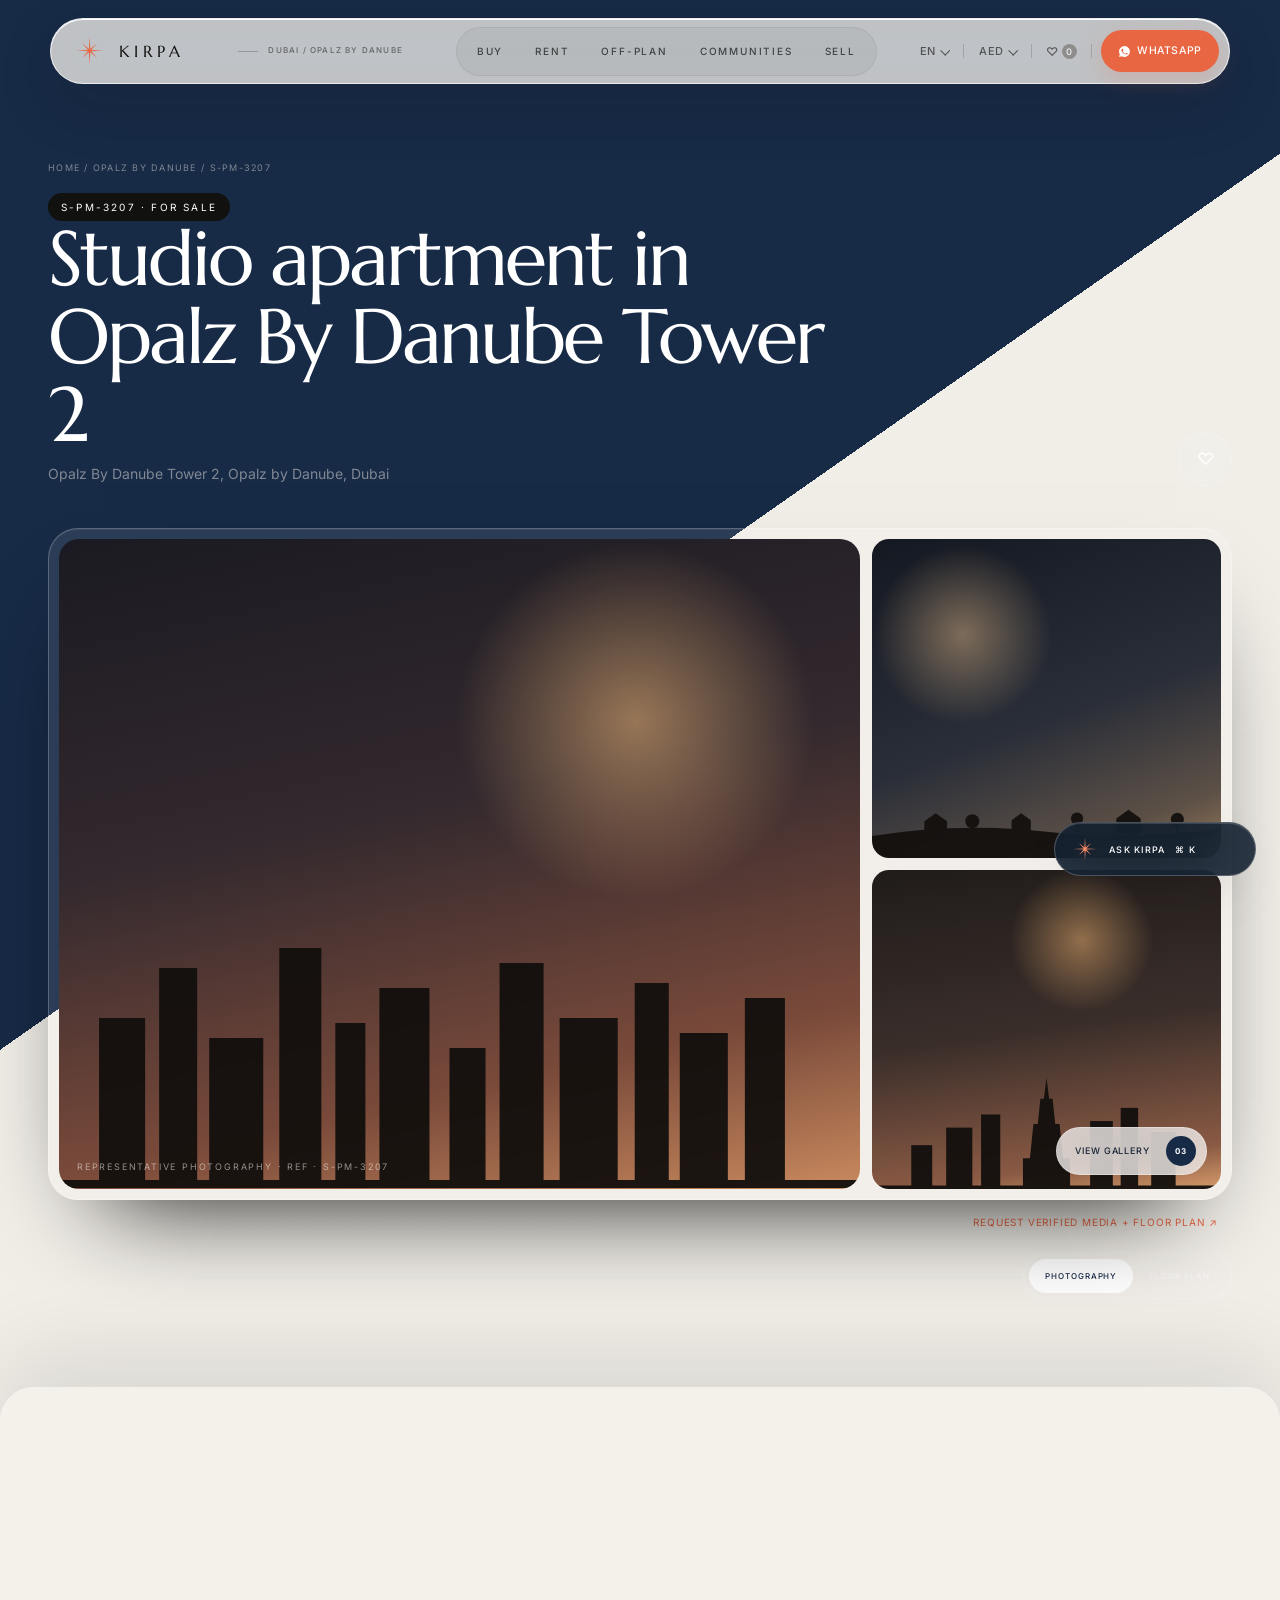
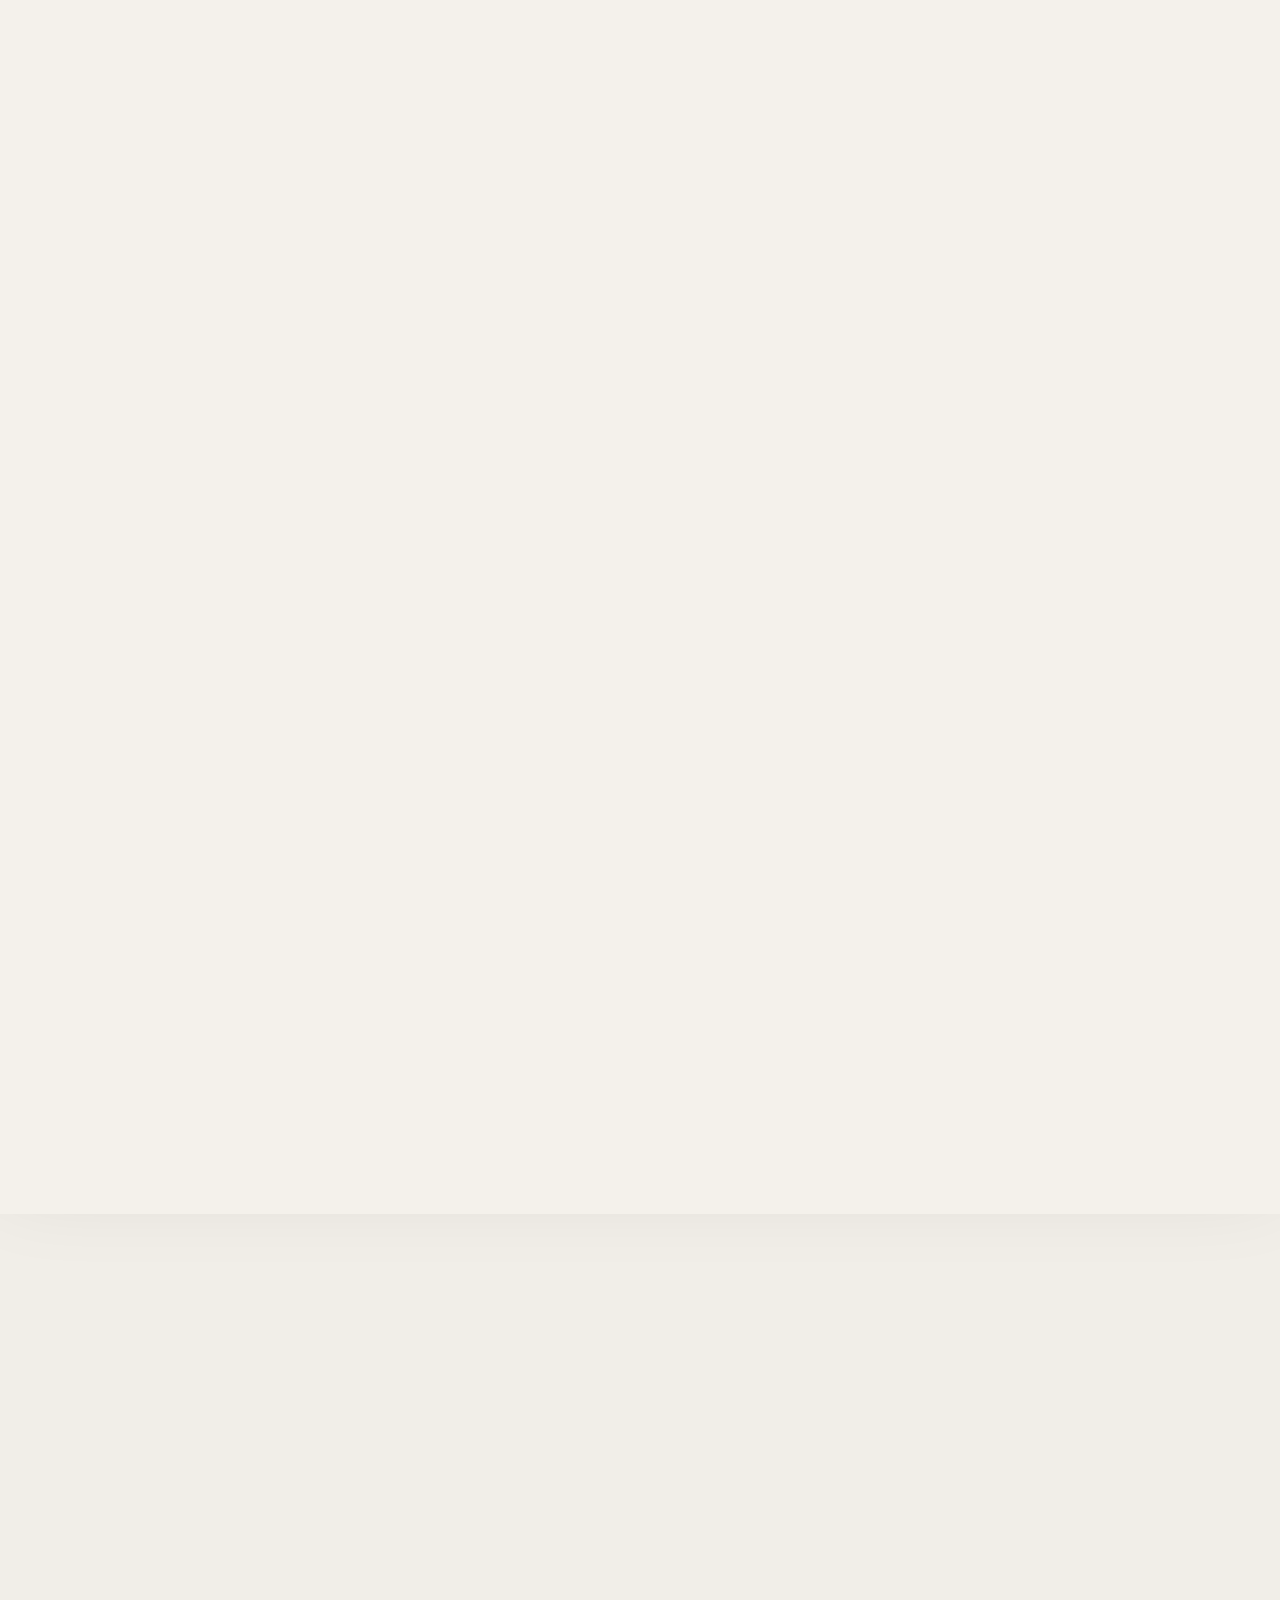
<file: properties/listing.html>
<!DOCTYPE html>
<html lang="en">
<head>
<meta charset="UTF-8">
<meta name="viewport" content="width=device-width, initial-scale=1.0">
<title>Kirpa Properties — Residence</title>
<meta name="description" content="A RERA-registered Kirpa Properties residence in Dubai. View details, book a viewing on WhatsApp.">
<link rel="canonical" href="https://roshanalii.github.io/Kirpa/properties/listing.html">
<meta property="og:type" content="website">
<meta property="og:site_name" content="Kirpa Properties">
<meta property="og:title" content="Residence — Kirpa Properties">
<meta property="og:description" content="A RERA-registered Kirpa Properties residence in Dubai. Book a viewing on WhatsApp.">
<meta property="og:url" content="https://roshanalii.github.io/Kirpa/properties/listing.html">
<meta property="og:image" content="https://roshanalii.github.io/Kirpa/assets/og-cover-luminous.png">
<meta name="twitter:card" content="summary_large_image">
<link rel="preconnect" href="https://fonts.googleapis.com">
<link rel="preconnect" href="https://fonts.gstatic.com" crossorigin>
<link rel="preconnect" href="https://images.unsplash.com">
<link href="https://fonts.googleapis.com/css2?family=Marcellus&family=Inter:wght@400;500;600&family=Amiri&family=Noto+Kufi+Arabic:wght@400;500;600&display=swap" rel="stylesheet">
<link rel="stylesheet" href="../assets/kirpa.css?v=28">
</head>
<body class="property-detail">

<header id="hdr">
  <div class="nav">
    <a class="logo" href="../index.html">
      <span class="mark"><svg class="kirpa-star" viewBox="0 0 100 100" xmlns="http://www.w3.org/2000/svg" aria-hidden="true"><path d="M98 50L55.73 52.37L75.46 75.46L52.37 55.73L50 98L47.63 55.73L24.54 75.46L44.27 52.37L2 50L44.27 47.63L24.54 24.54L47.63 44.27L50 2L52.37 44.27L75.46 24.54L55.73 47.63Z" fill="currentColor"/></svg></span>
      <span class="word"><b>KIRPA</b></span>
    </a>
    <nav class="nav-links">
      <a href="../buy/" data-i18n="nav.buy">Buy</a><a href="../rent/" data-i18n="nav.rent">Rent</a><a href="../off-plan/" data-i18n="nav.offplan">Off-Plan</a><a href="../communities/" data-i18n="nav.communities">Communities</a><a href="../sell/" data-i18n="nav.sell">Sell</a>
    </nav>
    <div class="nav-right">
      <div class="dd" id="langDD"><button class="dd-btn lang" id="langBtn"><span id="langLabel">EN</span><i class="car"></i></button><div class="dd-menu" id="langMenu"></div></div>
      <span class="div"></span>
      <div class="dd" id="curDD"><button class="dd-btn" id="curBtn"><span id="curLabel">AED</span><i class="car"></i></button><div class="dd-menu" id="curMenu"></div></div>
      <span class="div"></span>
      <button class="heart-btn" id="openDrawer">♡ <span class="cnt" id="favCount">0</span></button>
      <span class="div"></span>
      <a class="nav-cta" href="https://wa.me/971543673063" target="_blank" rel="noopener"><svg viewBox="0 0 24 24"><path d="M12 2a10 10 0 0 0-8.6 15.1L2 22l5-1.3A10 10 0 1 0 12 2zm5.4 14.1c-.2.6-1.3 1.2-1.8 1.2-.5.1-1 .2-3.4-.7-2.9-1.1-4.7-4-4.9-4.2-.1-.2-1.1-1.5-1.1-2.9s.7-2 1-2.3c.2-.3.5-.3.7-.3h.5c.2 0 .4 0 .6.5l.9 2.1c.1.2.1.4 0 .6l-.4.6-.5.5c-.2.2-.3.4-.1.7.2.3.9 1.5 2 2.4 1.4 1.2 2.5 1.6 2.9 1.7.3.2.5.1.7-.1l.9-1c.2-.3.4-.2.7-.1l2 1c.3.1.5.2.6.4 0 .1 0 .7-.3 1.3z"/></svg>WhatsApp</a>
    </div>
  </div>
</header>

<!-- TITLE + GALLERY -->
<div class="lp-head">
  <div class="wrap">
    <div class="crumb"><a href="../index.html" data-i18n="lp.crumb">Home</a> / <span id="crumbCommunity">Community</span> / <span id="crumbRef">Ref</span></div>
    <div class="lp-title-row">
      <div>
        <span class="lp-status" id="lpStatus">For Sale</span>
        <h1 id="lpTitle">Residence</h1>
        <div class="lp-place" id="lpPlace"></div>
      </div>
      <button class="lp-fav" id="lpFav" aria-label="Save to shortlist">♡</button>
    </div>
    <div class="gallery">
      <div class="photo main" id="g0"><span class="credit" id="gCredit">Photography</span></div>
      <div class="side">
        <div class="photo" id="g1"></div>
        <div class="photo" id="g2"></div>
      </div>
      <button class="gallery-open" id="openGallery" type="button"><span>View gallery</span><b>03</b></button>
    </div>
    <div class="gallery-note">
      <span>Representative photography is shown while original listing media is being verified.</span>
      <a id="mediaRequest" href="#" target="_blank" rel="noopener">Request verified media + floor plan ↗</a>
    </div>
    <div class="gallery-modes" aria-label="Residence media">
      <button class="on" type="button" data-gallery-mode="photography" aria-pressed="true">Photography</button>
      <button type="button" data-gallery-mode="floorplan" aria-pressed="false">Floor plan</button>
    </div>
    <div class="floorplan-request" id="floorplanPanel" hidden>
      <div class="floorplan-blueprint" aria-hidden="true"><i></i><i></i><i></i><i></i><span>PLAN / <b id="floorplanRef">KIRPA</b></span></div>
      <div><span class="eyebrow">Verified property file</span><h2>Request the current floor plan.</h2><p>Kirpa confirms the source document and version before sharing it, so your viewing starts with the right layout.</p><a class="btn coral" id="floorplanRequest" href="#" target="_blank" rel="noopener">Request floor plan</a></div>
    </div>
  </div>
</div>

<!-- BODY -->
<div class="wrap lp-grid">
  <div>
    <div class="lp-sec">
      <h2 data-i18n="lp.about">About this residence</h2>
      <div id="lpDesc"></div>
    </div>
    <div class="lp-sec">
      <h2 data-i18n="lp.facts">Key facts</h2>
      <table class="facts"><tbody id="factsBody"></tbody></table>
    </div>
    <div class="lp-sec">
      <h2 data-i18n="lp.features">Features</h2>
      <div class="feat-chips" id="featChips"></div>
    </div>
    <div class="lp-sec diligence">
      <h2>Before you view</h2>
      <div class="diligence-grid">
        <article><span>01</span><b>Original media</b><p>We share the latest verified photos or a live video walkthrough before you travel.</p></article>
        <article><span>02</span><b>Property documents</b><p>Request the floor plan, title or Oqood status, service charges and permit details.</p></article>
        <article><span>03</span><b>True ownership cost</b><p>Ask for a clear estimate of transfer, agency, mortgage and recurring ownership costs.</p></article>
      </div>
    </div>
    <div class="lp-sec community-context" id="communityContext">
      <span class="eyebrow">Neighbourhood context</span>
      <h2 id="communityTitle">The community around the residence.</h2>
      <p id="communitySummary"></p>
      <div class="community-context-stats" id="communityStats"></div>
      <a class="link" id="communityGuide" href="../communities/">Open community guide</a>
    </div>
  </div>

  <aside class="side-card">
    <div class="lp-price"><span id="lpPrice"></span><span class="fx" id="lpFx"></span></div>
    <div class="lp-specs" id="lpSpecs"></div>
    <div class="estimate" id="estimate"></div>
    <div class="ownership-brief">
      <span id="ownershipLabel">Purchase picture</span>
      <div><b id="ownershipPriceLabel">Property price</b><strong id="ownershipPrice"></strong></div>
      <div><b id="ownershipCostLabel">Transaction costs</b><strong id="ownershipCost">Quoted for this residence</strong></div>
      <a class="link" id="costSheet" href="#" target="_blank" rel="noopener">Request private cost sheet</a>
    </div>
    <div class="agent">
      <div class="face photo" id="agentFace"></div>
      <div><b id="agentName"></b><span id="agentRole"></span></div>
    </div>
    <button class="btn coral" id="bookBtn" data-i18n="label.book">Book a viewing</button>
    <a class="alt link" id="waBtn" href="#" target="_blank" rel="noopener" data-i18n="lp.ask">Ask a question on WhatsApp</a>
    <span class="permit" id="lpPermit"></span>
  </aside>
</div>

<!-- SIMILAR -->
<section class="similar">
  <div class="wrap">
    <div class="sec-head">
      <div><span class="eyebrow" data-i18n="lp.more">More like this</span><h2 style="font-family:var(--display);font-size:clamp(26px,3vw,38px);font-weight:400;margin-top:14px" data-i18n="lp.other">Other residences to consider</h2></div>
      <a class="link" href="../buy/" data-i18n="sec.viewall">View all</a>
    </div>
    <div class="res-grid" id="simGrid"></div>
  </div>
</section>

<!-- CINEMATIC MEDIA VIEWER -->
<div class="media-lightbox" id="mediaLightbox" role="dialog" aria-modal="true" aria-label="Residence gallery" hidden>
  <div class="lightbox-top"><span id="lightboxRef">Residence gallery</span><button id="closeGallery" type="button" aria-label="Close gallery">Close ×</button></div>
  <button class="lightbox-nav prev" id="galleryPrev" type="button" aria-label="Previous image">←</button>
  <div class="lightbox-image" id="lightboxImage"></div>
  <button class="lightbox-nav next" id="galleryNext" type="button" aria-label="Next image">→</button>
  <div class="lightbox-foot"><span id="lightboxCount">01 / 03</span><small>Representative photography · verified media available on request</small></div>
</div>

<!-- FOOTER -->
<footer>
  <div class="wrap">
    <div class="foot-top">
      <div>
        <div class="foot-logo">KIRPA</div>
        <p data-i18n="foot.about">Your trusted real estate partner in Dubai — off-plan investments, land, and portfolio building for NRIs. Office 1802, O-14 Tower, Marasi Drive, Business Bay, Dubai.</p>
      </div>
      <div><h4 data-i18n="foot.properties">Properties</h4><ul><li><a href="../buy/" data-i18n="nav.buy">Buy</a></li><li><a href="../rent/" data-i18n="nav.rent">Rent</a></li><li><a href="../off-plan/" data-i18n="nav.offplan">Off-Plan</a></li><li><a href="../sell/" data-i18n="foot.sellwith">Sell with us</a></li></ul></div>
      <div><h4 data-i18n="foot.discover">Discover</h4><ul><li><a href="../communities/" data-i18n="nav.communities">Communities</a></li><li><a href="../tools/" data-i18n="foot.mortgage">Mortgage calculator</a></li></ul></div>
      <div><h4 data-i18n="foot.company">Company</h4><ul><li><a href="../index.html#advisors" data-i18n="foot.team">Our team</a></li><li><a href="https://wa.me/971543673063" target="_blank" rel="noopener" data-i18n="foot.contact">Contact</a></li><li><span style="opacity:.6" data-i18n="foot.lang">العربية</span></li></ul></div>
    </div>
    <div class="foot-bottom">
      <span data-i18n="foot.copyright">© 2026 Kirpa Properties LLC · ORN 49046 · Licensed by RERA, Dubai Land Department</span>
      <span data-i18n="foot.compliance">All listings carry a valid Trakheesi advertising permit.</span>
    </div>
  </div>
</footer>

<!-- MOBILE BAR -->
<div class="mbar">
  <div class="row">
    <a href="../index.html" style="text-decoration:none">Search</a>
    <a class="wa" id="mbarWa" href="https://wa.me/971543673063" target="_blank" rel="noopener">WhatsApp</a>
    <button id="mbarFav" data-i18n-append="m.shortlist">♡ Shortlist</button>
  </div>
</div>

<script>window.BASE='../';window.HEADER_SOLID=true;</script>
<script src="../assets/i18n.js?v=14"></script>
<script src="../assets/listings.js?v=14"></script>
<script src="../assets/kirpa.js?v=23"></script>
<script src="../assets/premium.js?v=3"></script>
<script src="../assets/experience.js?v=3"></script>
<script>
/* ---------- resolve listing ---------- */
const ref=(new URLSearchParams(location.search).get('ref')||'KP-104').toUpperCase();
const L=LISTINGS.find(x=>x.ref===ref)||LISTINGS[0];
const A=AGENTS[L.agent];
const GALLERY=[0,1,2].map(i=>listingImage(L,i));
let galleryIndex=0;

/* ---------- head / seo ---------- */
document.title='Kirpa Properties — '+L.title+' · '+L.community;
const ld={
  "@context":"https://schema.org","@type":"Residence",
  "name":L.title,"identifier":L.ref,
  "address":{"@type":"PostalAddress","addressLocality":L.community+", Dubai","addressCountry":"AE"},
  "numberOfRooms":L.beds,
  "floorSize":{"@type":"QuantitativeValue","value":L.sqft,"unitCode":"FTK"},
  "offers":{"@type":"Offer","price":L.aed,"priceCurrency":"AED"}
};
const s=document.createElement('script');s.type='application/ld+json';s.textContent=JSON.stringify(ld);document.head.appendChild(s);

/* ---------- render ---------- */
function money(){ 
  $('#lpPrice').textContent=fmt(L.aed)+L.per;
  $('#lpFx').textContent=cur==='AED'?(' (≈ '+fmt(L.aed,'USD')+')'):(' ('+fmt(L.aed,'AED')+')');
  if($('#ownershipPrice'))$('#ownershipPrice').textContent=fmt(L.aed)+L.per;
  renderEstimate();
}
function renderEstimate(){
  const e=$('#estimate');
  if(L.status==='sale'){
    const P=L.aed*0.8,r=0.045/12,n=300;
    const m=P*(r*Math.pow(1+r,n))/(Math.pow(1+r,n)-1);
    e.innerHTML='<b>'+fmt(Math.round(m))+' / month</b>Estimated mortgage — 20% down, 25 years, 4.5% <span class="meth" title="Illustration only, not an offer of finance. Actual rates and eligibility vary by bank and profile.">how we estimate</span>';
  }else{
    e.innerHTML='<b>'+fmt(L.aed)+' / year</b>Flexible cheque options — ask your advisor <span class="meth" title="Cheque schedules are agreed with the landlord; 1–4 cheques are typical in this building.">details</span>';
  }
}
function renderPage(){
  $('#crumbCommunity').textContent=L.community;
  $('#crumbRef').textContent=L.ref;
  $('#lpStatus').textContent=L.ref+' · '+(L.status==='rent'?t('label.forrent','For Rent'):t('label.forsale','For Sale'));
  $('#lpTitle').textContent=window.LF?window.LF(L,'title'):L.title;
  $('#lpPlace').textContent=(window.__lang==='ar'?((L.building_ar?L.building_ar+'، ':'')+(L.community_ar||L.community)+'، دبي'):(window.__lang==='pa'?(((L.building_pa||L.building)?(L.building_pa||L.building)+', ':'')+(L.community_pa||L.community)+', ਦੁਬਈ'):((L.building?L.building+', ':'')+L.community+', Dubai')));
  ['g0','g1','g2'].forEach((id,i)=>{
    const el=$('#'+id);el.classList.add(L.skies[i%L.skies.length]);
    el.insertAdjacentHTML('afterbegin',phImg(listingImage(L,i),L.title+' — representative photography'));
    if(i===0)el.style.viewTransitionName=vtName(L.ref);
  });
  $('#gCredit').textContent='Representative photography · '+cardRef(L.ref);
  $('#lpDesc').innerHTML=(window.LF?window.LF(L,'desc'):L.desc).map(p=>'<p>'+p+'</p>').join('');
  $('#factsBody').innerHTML=[
    [t('lp.ref','Reference'),L.ref],[t('lp.status','Status'),L.status==='rent'?t('label.forrent','For Rent'):t('label.forsale','For Sale')],
    [t('lp.community','Community'),window.LF?window.LF(L,'community'):L.community],[t('lp.building','Building'),window.LF?window.LF(L,'building'):L.building],
    [t('lp.bedrooms','Bedrooms'),L.beds],[t('lp.bathrooms','Bathrooms'),L.baths],
    [t('lp.size','Size'),L.sqft.toLocaleString()+' '+t('label.sqft','sqft')],[t('lp.note','Note'),window.LF?window.LF(L,'extra'):L.extra],
    [t('permit.for','Trakheesi permit'),L.permit||t('permit.req','On request')]
  ].map(r=>'<tr><td>'+r[0]+'</td><td>'+r[1]+'</td></tr>').join('');
  $('#featChips').innerHTML=(window.LF?window.LF(L,'features'):L.features).map(f=>'<span>'+f+'</span>').join('');
  $('#lpSpecs').textContent=(typeof L.beds==='number'?L.beds+' '+t('label.bed','bed'):L.beds)+' · '+(typeof L.baths==='number'?L.baths+' '+(window.__lang==='pa'?'ਬਾਥ':window.__lang==='ar'?'حمام':'bath'):L.baths)+' · '+L.sqft.toLocaleString()+' '+t('label.sqft','sqft')+' · '+(window.LF?window.LF(L,'extra'):L.extra);
  $('#agentFace').classList.add(A.sky);$('#agentFace').textContent=A.name[0];
  $('#agentName').textContent=A.name;
  $('#agentRole').textContent=(window.__lang!=='en'?(A.role==='Team Leader, Sales'?t('role.tl'):A.role==='Consultant, Off-Plan'?t('role.consult'):A.role):A.role)+' · '+(window.LF?window.LF(A,'langs'):A.langs);
  $('#lpPermit').textContent=(L.permit?'Trakheesi '+L.permit:'Permit no. on request')+' · ORN 49046';
  const ask='Hello '+A.name.split(' ')[0]+", I have a question about "+L.ref+' — '+L.title;
  const mediaAsk='Please send the verified original media and floor plan for '+L.ref+' — '+L.title;
  const costAsk=(L.status==='sale'?'Please prepare the private purchase cost sheet for ':'Please prepare the move-in cost sheet for ')+L.ref+' — '+L.title;
  $('#waBtn').href='https://wa.me/971543673063?text='+encodeURIComponent(ask);
  $('#mediaRequest').href='https://wa.me/971543673063?text='+encodeURIComponent(mediaAsk);
  $('#floorplanRequest').href=$('#mediaRequest').href;
  $('#floorplanRef').textContent=L.ref;
  $('#costSheet').href='https://wa.me/971543673063?text='+encodeURIComponent(costAsk);
  $('#ownershipLabel').textContent=L.status==='sale'?'Purchase picture':'Tenancy picture';
  $('#ownershipPriceLabel').textContent=L.status==='sale'?'Property price':'Annual rent';
  $('#ownershipCostLabel').textContent=L.status==='sale'?'Transaction costs':'Move-in costs';
  $('#costSheet').textContent=L.status==='sale'?'Request private cost sheet':'Request move-in cost sheet';
  $('#ownershipCost').textContent='Quoted for this residence';
  $('#ownershipPrice').textContent=fmt(L.aed)+L.per;
  const communityEntry=Object.entries(COMMUNITIES).find(([,c])=>c.name===L.community);
  if(communityEntry){
    const [communitySlug,community]=communityEntry;
    $('#communityTitle').textContent=community.name+', in context.';
    $('#communitySummary').textContent=(community.blurb&&community.blurb[0])||'';
    $('#communityStats').innerHTML=(community.stats||[]).slice(0,4).map((stat,i)=>'<div><span>0'+(i+1)+'</span><b>'+stat+'</b></div>').join('');
    $('#communityGuide').href='../communities/guide.html?c='+communitySlug;
  }else{
    $('#communityContext').hidden=true;
  }
  $('#lightboxRef').textContent=L.ref+' · '+L.title;
  $('#mbarWa').href=$('#waBtn').href;
  money();
  favState();
  $('#simGrid').innerHTML=similarListings().map(cardHTML).join('');
  bindCards($('#simGrid'));
}
function similarListings(){
  return LISTINGS.filter(x=>x.ref!==L.ref&&x.status===L.status)
    .sort((a,b)=>(b.community===L.community)-(a.community===L.community)||(b.type===L.type)-(a.type===L.type)||Math.abs(a.aed-L.aed)-Math.abs(b.aed-L.aed))
    .slice(0,6);
}
function favState(){
  const on=favs.includes(L.ref);
  const b=$('#lpFav');b.classList.toggle('on',on);b.textContent=on?'♥':'♡';
}
$('#lpFav').onclick=()=>toggleFav(L.ref);
$('#bookBtn').onclick=()=>openSheet('viewing',L.ref,L.ref+' — '+L.title);
function renderGalleryImage(){
  $('#lightboxImage').innerHTML=phImg(GALLERY[galleryIndex],L.title+' — representative photography '+(galleryIndex+1));
  $('#lightboxCount').textContent=String(galleryIndex+1).padStart(2,'0')+' / '+String(GALLERY.length).padStart(2,'0');
  blurUp($('#lightboxImage'));
}
function openGallery(){
  galleryIndex=0;
  renderGalleryImage();
  $('#mediaLightbox').hidden=false;
  document.body.classList.add('gallery-opened');
  requestAnimationFrame(()=>$('#mediaLightbox').classList.add('active'));
  $('#closeGallery').focus({preventScroll:true});
}
function closeGallery(){
  $('#mediaLightbox').classList.remove('active');
  document.body.classList.remove('gallery-opened');
  setTimeout(()=>{$('#mediaLightbox').hidden=true;$('#openGallery').focus({preventScroll:true});},300);
}
function moveGallery(delta){
  galleryIndex=(galleryIndex+delta+GALLERY.length)%GALLERY.length;
  $('#lightboxImage').classList.add(delta>0?'to-next':'to-prev');
  setTimeout(()=>{$('#lightboxImage').classList.remove('to-next','to-prev');renderGalleryImage();},180);
}
$('#openGallery').addEventListener('click',openGallery);
$('#closeGallery').addEventListener('click',closeGallery);
$('#galleryPrev').addEventListener('click',()=>moveGallery(-1));
$('#galleryNext').addEventListener('click',()=>moveGallery(1));
$('#mediaLightbox').addEventListener('click',e=>{if(e.target===$('#mediaLightbox'))closeGallery();});
document.addEventListener('keydown',e=>{
  if($('#mediaLightbox').hidden)return;
  if(e.key==='Escape')closeGallery();
  if(e.key==='ArrowLeft')moveGallery(-1);
  if(e.key==='ArrowRight')moveGallery(1);
});
document.querySelectorAll('[data-gallery-mode]').forEach(button=>button.addEventListener('click',()=>{
  const floorplan=button.dataset.galleryMode==='floorplan';
  document.querySelectorAll('[data-gallery-mode]').forEach(item=>{
    const on=item===button;item.classList.toggle('on',on);item.setAttribute('aria-pressed',on?'true':'false');
  });
  document.querySelector('.lp-head .gallery').hidden=floorplan;
  document.querySelector('.gallery-note').hidden=floorplan;
  $('#floorplanPanel').hidden=!floorplan;
}));
window.onCurrencyChanged=()=>{money();$('#simGrid').innerHTML=similarListings().map(cardHTML).join('');bindCards($('#simGrid'))};
window.onFavsChanged=()=>{favState();$('#simGrid').innerHTML=similarListings().map(cardHTML).join('');bindCards($('#simGrid'))};
renderPage();
</script>
</body>
</html>
</file>
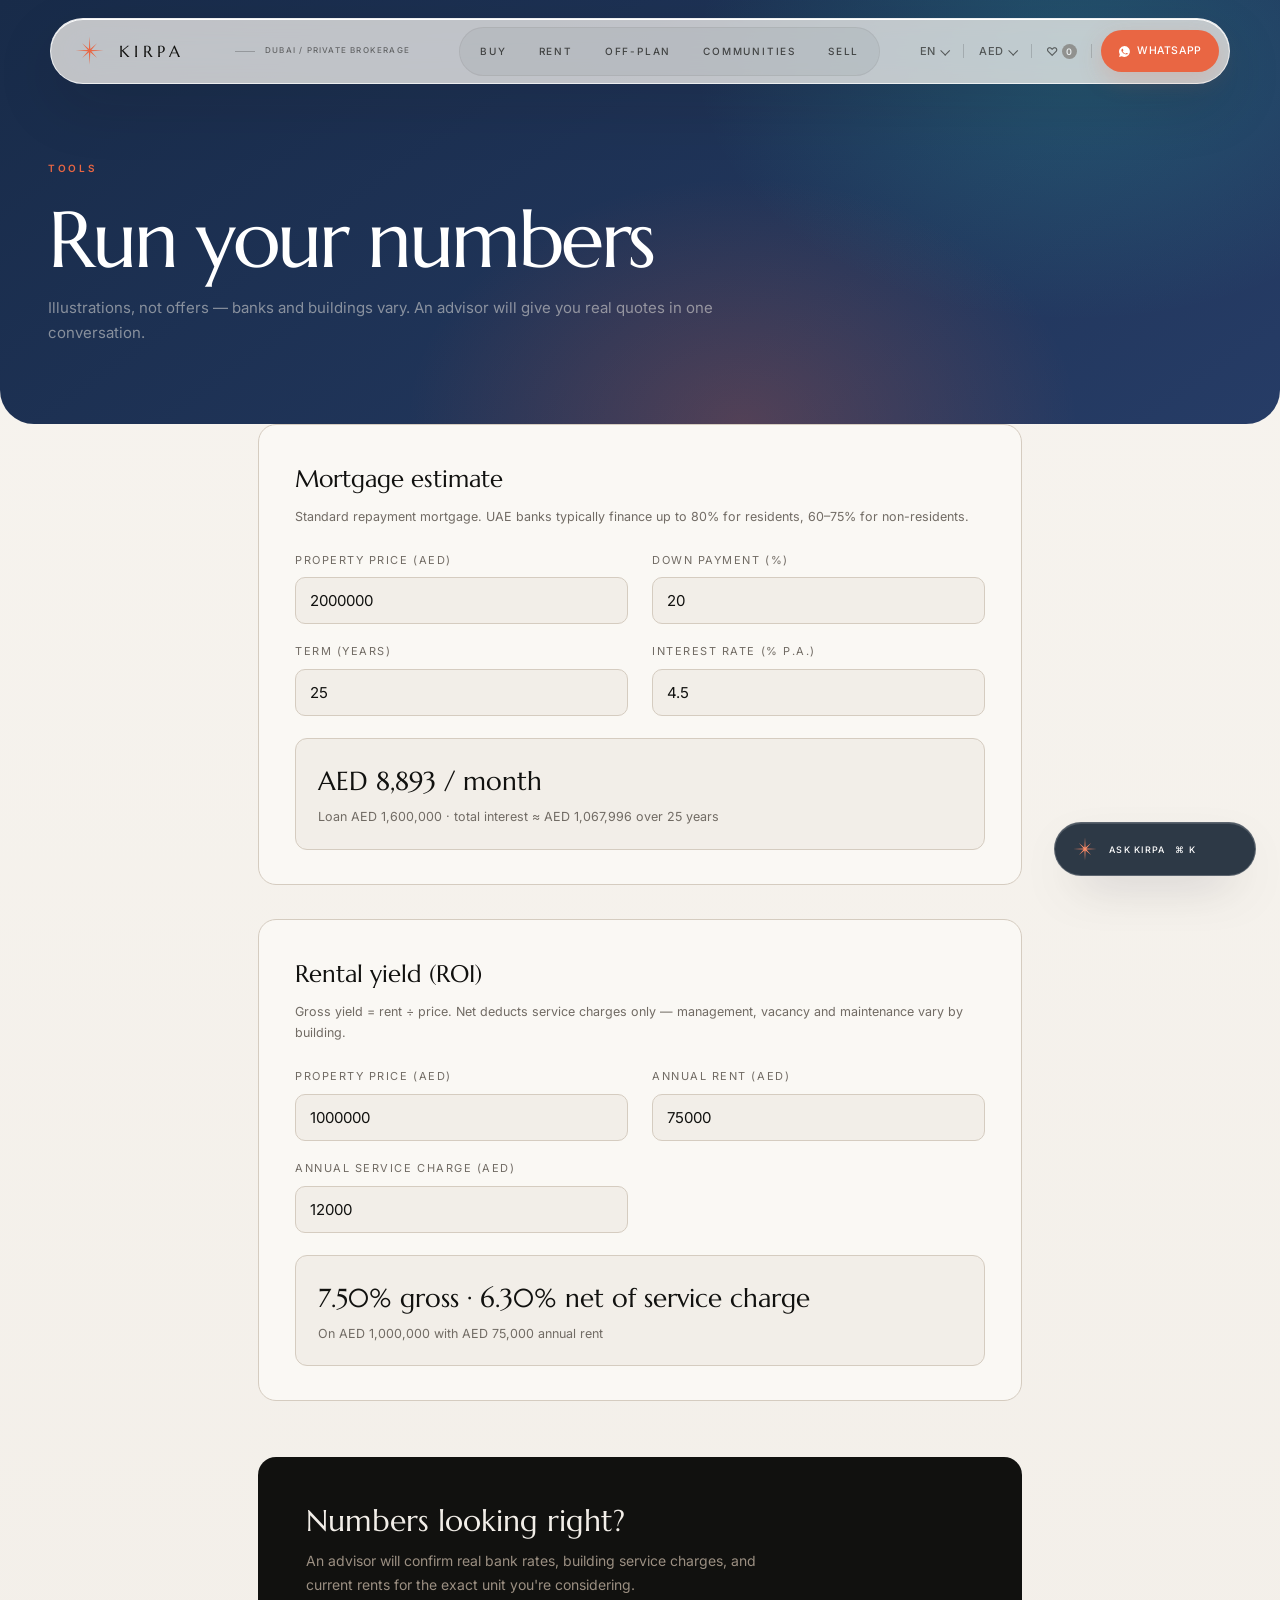
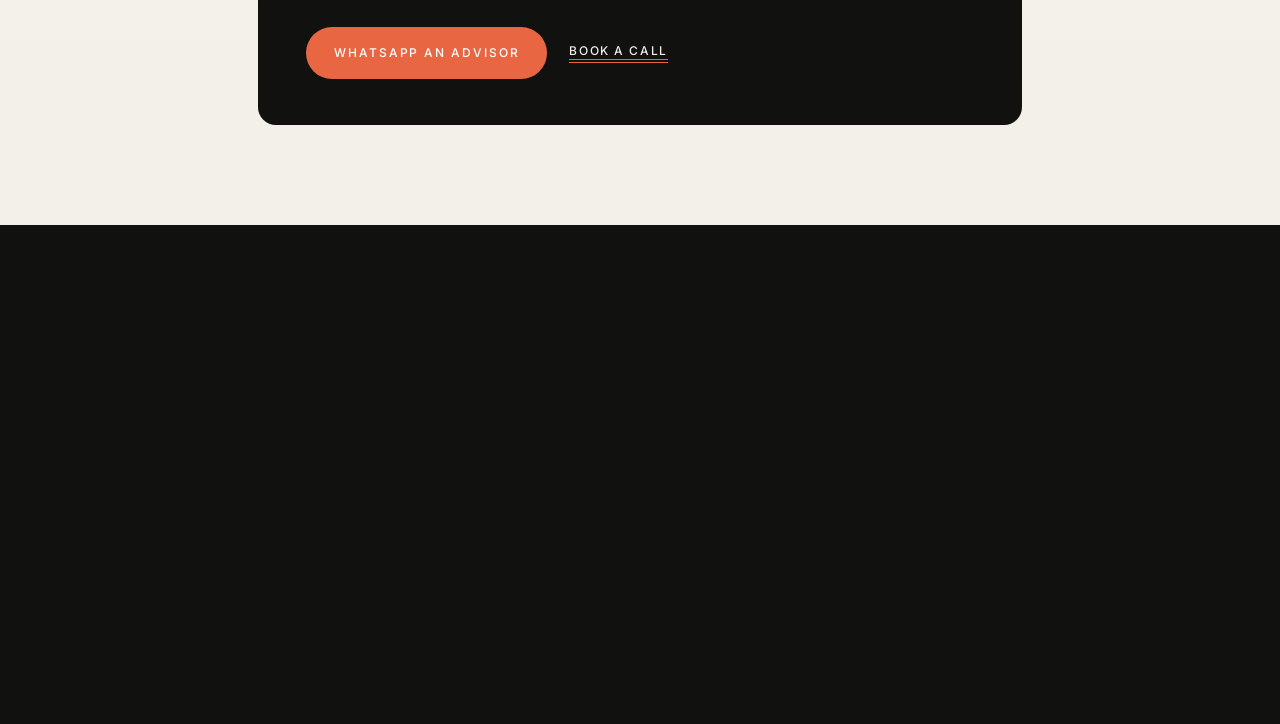
<file: tools/tools-index.html>
<!DOCTYPE html>
<html lang="en">
<head>
<meta charset="UTF-8">
<meta name="viewport" content="width=device-width, initial-scale=1.0">
<title>Kirpa Properties — Mortgage & ROI Calculators</title>
<meta name="description" content="Estimate your Dubai mortgage payment and rental yield. Illustrative calculators from Kirpa Properties — talk to an advisor for real numbers.">
<link rel="canonical" href="https://roshanalii.github.io/Kirpa/tools/">
<meta property="og:type" content="website">
<meta property="og:site_name" content="Kirpa Properties">
<meta property="og:title" content="Mortgage & ROI Calculators — Kirpa Properties">
<meta property="og:description" content="Estimate your Dubai mortgage payment and rental yield. Illustrative calculators.">
<meta property="og:url" content="https://roshanalii.github.io/Kirpa/tools/">
<meta property="og:image" content="https://roshanalii.github.io/Kirpa/assets/og-cover-luminous.png">
<meta name="twitter:card" content="summary_large_image">
<link rel="preconnect" href="https://fonts.googleapis.com">
<link rel="preconnect" href="https://fonts.gstatic.com" crossorigin>
<link rel="preconnect" href="https://images.unsplash.com">
<link href="https://fonts.googleapis.com/css2?family=Marcellus&family=Inter:wght@400;500;600&family=Amiri&family=Noto+Kufi+Arabic:wght@400;500;600&display=swap" rel="stylesheet">
<link rel="stylesheet" href="../assets/kirpa.css?v=28">
<style>
.calc{background:var(--paper);border:1px solid var(--sand);border-radius:18px;padding:34px 36px;margin-bottom:34px}
.calc h2{font-family:var(--display);font-size:24px;font-weight:400;margin-bottom:6px}
.calc .note{font-size:12.5px;color:var(--stone);margin-bottom:24px}
.calc .row{display:grid;grid-template-columns:1fr 1fr;gap:18px 24px;margin-bottom:8px}
.calc label{display:block;font-size:11px;letter-spacing:.14em;text-transform:uppercase;color:var(--stone);margin-bottom:8px}
.calc input{width:100%;background:var(--cream);border:1px solid var(--sand);border-radius:10px;padding:13px 14px;font-family:var(--body);font-size:15px;color:var(--ink);outline:none}
.calc input:focus{border-color:var(--coral)}
.result{margin-top:22px;padding:20px 22px;background:var(--cream);border:1px solid var(--sand);border-radius:12px}
.result b{font-family:var(--display);font-weight:400;font-size:26px;display:block}
.result span{font-size:12.5px;color:var(--stone)}
@media(max-width:600px){.calc{padding:24px 20px}.calc .row{grid-template-columns:1fr}}
</style>
</head>
<body>

<header id="hdr">
  <div class="nav">
    <a class="logo" href="../index.html"><span class="mark"><svg class="kirpa-star" viewBox="0 0 100 100" xmlns="http://www.w3.org/2000/svg" aria-hidden="true"><path d="M98 50L55.73 52.37L75.46 75.46L52.37 55.73L50 98L47.63 55.73L24.54 75.46L44.27 52.37L2 50L44.27 47.63L24.54 24.54L47.63 44.27L50 2L52.37 44.27L75.46 24.54L55.73 47.63Z" fill="currentColor"/></svg></span><span class="word"><b>KIRPA</b></span></a>
    <nav class="nav-links">
      <a href="../buy/" data-i18n="nav.buy">Buy</a><a href="../rent/" data-i18n="nav.rent">Rent</a><a href="../off-plan/" data-i18n="nav.offplan">Off-Plan</a><a href="../communities/" data-i18n="nav.communities">Communities</a><a href="../sell/" data-i18n="nav.sell">Sell</a>
    </nav>
    <div class="nav-right">
      <div class="dd" id="langDD"><button class="dd-btn lang" id="langBtn"><span id="langLabel">EN</span><i class="car"></i></button><div class="dd-menu" id="langMenu"></div></div>
      <span class="div"></span>
      <div class="dd" id="curDD"><button class="dd-btn" id="curBtn"><span id="curLabel">AED</span><i class="car"></i></button><div class="dd-menu" id="curMenu"></div></div>
      <span class="div"></span>
      <button class="heart-btn" id="openDrawer">♡ <span class="cnt" id="favCount">0</span></button>
      <span class="div"></span>
      <a class="nav-cta" href="https://wa.me/971543673063" target="_blank" rel="noopener"><svg viewBox="0 0 24 24"><path d="M12 2a10 10 0 0 0-8.6 15.1L2 22l5-1.3A10 10 0 1 0 12 2zm5.4 14.1c-.2.6-1.3 1.2-1.8 1.2-.5.1-1 .2-3.4-.7-2.9-1.1-4.7-4-4.9-4.2-.1-.2-1.1-1.5-1.1-2.9s.7-2 1-2.3c.2-.3.5-.3.7-.3h.5c.2 0 .4 0 .6.5l.9 2.1c.1.2.1.4 0 .6l-.4.6-.5.5c-.2.2-.3.4-.1.7.2.3.9 1.5 2 2.4 1.4 1.2 2.5 1.6 2.9 1.7.3.2.5.1.7-.1l.9-1c.2-.3.4-.2.7-.1l2 1c.3.1.5.2.6.4 0 .1 0 .7-.3 1.3z"/></svg>WhatsApp</a>
    </div>
  </div>
</header>

<div class="page-head">
  <div class="wrap">
    <span class="eyebrow" data-i18n="t.eyebrow">Tools</span>
    <h1 style="margin-top:14px" data-i18n="t.h">Run your numbers</h1>
    <div class="sub" data-i18n="t.sub">Illustrations, not offers — banks and buildings vary. An advisor will give you real quotes in one conversation.</div>
  </div>
</div>

<div class="wrap" style="padding-bottom:100px;max-width:860px">
  <div class="calc" id="mortgage">
    <h2 data-i18n="t.m.h">Mortgage estimate</h2>
    <div class="note" data-i18n="t.mortnote">Standard repayment mortgage. UAE banks typically finance up to 80% for residents, 60–75% for non-residents.</div>
    <div class="row">
      <div><label data-i18n="t.price">Property price (AED)</label><input id="mPrice" type="number" value="2000000" min="0"></div>
      <div><label data-i18n="t.down">Down payment (%)</label><input id="mDown" type="number" value="20" min="0" max="90"></div>
      <div><label data-i18n="t.term">Term (years)</label><input id="mYears" type="number" value="25" min="1" max="30"></div>
      <div><label data-i18n="t.rate">Interest rate (% p.a.)</label><input id="mRate" type="number" value="4.5" step="0.1" min="0.1"></div>
    </div>
    <div class="result"><b id="mOut">—</b><span id="mSub"></span></div>
  </div>

  <div class="calc" id="roi">
    <h2 data-i18n="t.r.h">Rental yield (ROI)</h2>
    <div class="note" data-i18n="t.roinote">Gross yield = rent ÷ price. Net deducts service charges only — management, vacancy and maintenance vary by building.</div>
    <div class="row">
      <div><label data-i18n="t.price">Property price (AED)</label><input id="rPrice" type="number" value="1000000" min="1"></div>
      <div><label data-i18n="t.rent">Annual rent (AED)</label><input id="rRent" type="number" value="75000" min="0"></div>
      <div><label data-i18n="t.svc">Annual service charge (AED)</label><input id="rSvc" type="number" value="12000" min="0"></div>
    </div>
    <div class="result"><b id="rOut">—</b><span id="rSub"></span></div>
  </div>

  <div class="cta-band">
    <div><h3 data-i18n="t.cta">Numbers looking right?</h3><p data-i18n="t.ctap">An advisor will confirm real bank rates, building service charges, and current rents for the exact unit you're considering.</p></div>
    <div class="acts">
      <a class="btn coral" href="https://wa.me/971543673063?text=I%20ran%20the%20numbers%20on%20your%20calculator%20—%20can%20we%20talk%20through%20a%20purchase%3F" target="_blank" rel="noopener" data-i18n="cta.wa">WhatsApp an advisor</a>
      <button class="link" onclick="openSheet('call','','a call about financing and returns')" data-i18n="label.call">Book a call</button>
    </div>
  </div>
</div>

<footer>
  <div class="wrap">
    <div class="foot-top">
      <div>
        <div class="foot-logo">KIRPA</div>
        <p data-i18n="foot.about">Your trusted real estate partner in Dubai — off-plan investments, land, and portfolio building for NRIs. Office 1802, O-14 Tower, Marasi Drive, Business Bay, Dubai.</p>
      </div>
      <div><h4 data-i18n="foot.properties">Properties</h4><ul><li><a href="../buy/" data-i18n="nav.buy">Buy</a></li><li><a href="../rent/" data-i18n="nav.rent">Rent</a></li><li><a href="../off-plan/" data-i18n="nav.offplan">Off-Plan</a></li><li><a href="../sell/" data-i18n="foot.sellwith">Sell with us</a></li></ul></div>
      <div><h4 data-i18n="foot.discover">Discover</h4><ul><li><a href="../communities/" data-i18n="nav.communities">Communities</a></li><li><a href="./" data-i18n="foot.mortgage">Mortgage calculator</a></li><li><a href="#roi" data-i18n="foot.roi">ROI calculator</a></li></ul></div>
      <div><h4 data-i18n="foot.contact">Contact</h4><ul><li><a href="https://wa.me/971543673063" target="_blank" rel="noopener" data-i18n="foot.wa">WhatsApp us</a></li><li><a href="mailto:info@kirpaproperties.com" data-i18n="foot.email">Email</a></li><li><a href="https://www.instagram.com/kirpaproperties" target="_blank" rel="noopener">Instagram</a></li></ul></div>
    </div>
    <div class="foot-bottom">
      <span data-i18n="foot.copyright">© 2026 Kirpa Properties LLC · ORN 49046 · Licensed by RERA, Dubai Land Department</span>
      <span data-i18n="t.calcfine">Calculators are illustrations only, not financial advice or an offer of finance.</span>
    </div>
  </div>
</footer>

<div class="mbar">
  <div class="row">
    <a href="../index.html" style="text-decoration:none" data-i18n="m.home">Home</a>
    <a class="wa" href="https://wa.me/971543673063" target="_blank" rel="noopener">WhatsApp</a>
    <button id="mbarFav" data-i18n-append="m.shortlist">♡ Shortlist</button>
  </div>
</div>

<script>window.BASE='../';window.HEADER_SOLID=true;</script>
<script src="../assets/i18n.js?v=13"></script>
<script src="../assets/listings.js?v=13"></script>
<script src="../assets/kirpa.js?v=23"></script>
<script src="../assets/premium.js?v=3"></script>
<script src="../assets/experience.js?v=3"></script>
<script>
/* self-contained: does not depend on kirpa.js */
var q=function(s){return document.querySelector(s)};
function calcM(){
  const price=+q('#mPrice').value||0,down=Math.min(90,Math.max(0,+q('#mDown').value||0));
  const yrs=Math.min(30,Math.max(1,+q('#mYears').value||25)),rate=Math.max(.1,+q('#mRate').value||4.5);
  const P=price*(1-down/100),r=rate/100/12,n=yrs*12;
  const m=P>0?P*(r*Math.pow(1+r,n))/(Math.pow(1+r,n)-1):0;
  q('#mOut').textContent='AED '+Math.round(m).toLocaleString()+' / month';
  q('#mSub').textContent='Loan AED '+Math.round(P).toLocaleString()+' · total interest ≈ AED '+Math.round(m*n-P).toLocaleString()+' over '+yrs+' years';
}
function calcR(){
  const p=+q('#rPrice').value||1,rent=+q('#rRent').value||0,svc=+q('#rSvc').value||0;
  const gross=rent/p*100,net=(rent-svc)/p*100;
  q('#rOut').textContent=gross.toFixed(2)+'% gross · '+net.toFixed(2)+'% net of service charge';
  q('#rSub').textContent='On AED '+p.toLocaleString()+' with AED '+rent.toLocaleString()+' annual rent';
}
['mPrice','mDown','mYears','mRate'].forEach(id=>q('#'+id).addEventListener('input',calcM));
['rPrice','rRent','rSvc'].forEach(id=>q('#'+id).addEventListener('input',calcR));
calcM();calcR();
</script>
</body>
</html>
</file>
<file: assets/kirpa.css>
:root{
    --cream:#FBF6F1; --ink:#171412; --coral:#FF6633; --sand:#D9CDBD;
    --stone:#6E655C; --paper:#FFFDFB;
    --display:'Marcellus',serif; --body:'Poppins',system-ui,sans-serif;
  }
  /* Hindi: Devanagari-capable stack; Latin glyphs fall back to brand fonts.
     Marcellus has no Devanagari, so Hindi headings use Noto Sans Devanagari. */
  html[lang="hi"]{
    --display:'Noto Sans Devanagari','Marcellus',serif;
    --body:'Noto Sans Devanagari','Poppins',system-ui,sans-serif;
  }
  /* Punjabi (Gurmukhi): Marcellus/Poppins have no Gurmukhi glyphs,
     so headings and body fall back to Noto Sans Gurmukhi. */
  html[lang="pa"]{
    --display:'Noto Sans Gurmukhi','Marcellus',serif;
    --body:'Noto Sans Gurmukhi','Poppins',system-ui,sans-serif;
  }
  *{margin:0;padding:0;box-sizing:border-box}
  html{scroll-behavior:smooth}
  body{background:url("data:image/svg+xml,%3Csvg xmlns='http://www.w3.org/2000/svg' width='150' height='150'%3E%3Cfilter id='g'%3E%3CfeTurbulence type='fractalNoise' baseFrequency='0.85' numOctaves='2' stitchTiles='stitch'/%3E%3CfeColorMatrix type='saturate' values='0'/%3E%3C/filter%3E%3Crect width='100%25' height='100%25' filter='url(%23g)' opacity='0.055'/%3E%3C/svg%3E") 0 0/150px 150px repeat,radial-gradient(95% 55% at 50% 0%,rgba(255,102,51,.12) 0%,rgba(255,102,51,0) 58%),radial-gradient(130% 100% at 50% 12%,#FCF4EC 0%,#F6E9DB 50%,#EFDCC8 100%) center no-repeat;background-color:#F3E4D3;color:var(--ink);font-family:var(--body);font-size:16px;line-height:1.65;-webkit-font-smoothing:antialiased}
  .wrap{max-width:1240px;margin:0 auto;padding:0 40px}
  a{color:inherit;text-decoration:none}
  button{font-family:var(--body);cursor:pointer}
  .eyebrow{font-size:11px;letter-spacing:.3em;text-transform:uppercase;color:var(--coral);font-weight:500}
  .photo{position:relative;overflow:hidden;background-size:cover;background-position:center}
  .photo.img{background-blend-mode:normal}
  .sky-a{background:url("data:image/svg+xml,%3Csvg xmlns='http://www.w3.org/2000/svg' viewBox='0 0 800 260' preserveAspectRatio='xMidYMax slice'%3E%3Cg fill='%23120f0d' opacity='.94'%3E%3Crect x='40' y='90' width='46' height='170'/%3E%3Crect x='100' y='40' width='38' height='220'/%3E%3Crect x='150' y='110' width='54' height='150'/%3E%3Crect x='220' y='20' width='42' height='240'/%3E%3Crect x='276' y='95' width='30' height='165'/%3E%3Crect x='320' y='60' width='50' height='200'/%3E%3Crect x='390' y='120' width='36' height='140'/%3E%3Crect x='440' y='35' width='44' height='225'/%3E%3Crect x='500' y='90' width='58' height='170'/%3E%3Crect x='575' y='55' width='34' height='205'/%3E%3Crect x='620' y='105' width='48' height='155'/%3E%3Crect x='685' y='70' width='40' height='190'/%3E%3Crect x='0' y='252' width='800' height='8'/%3E%3C/g%3E%3C/svg%3E") center bottom/100% auto no-repeat,radial-gradient(circle at 72% 28%,rgba(255,196,128,.5) 0%,rgba(255,196,128,0) 24%),linear-gradient(168deg,#1B1A22 0%,#33292E 42%,#7A4A3A 78%,#C98A5E 100%)}
  .sky-b{background:url("data:image/svg+xml,%3Csvg xmlns='http://www.w3.org/2000/svg' viewBox='0 0 800 260' preserveAspectRatio='xMidYMax slice'%3E%3Cg fill='%23120f0d' opacity='.92'%3E%3Cpath d='M0 210 Q200 178 400 200 T800 192 L800 260 L0 260 Z'/%3E%3Cpath d='M120 210 l0 -34 26 -18 26 18 0 34 Z'/%3E%3Cpath d='M320 204 l0 -30 22 -16 22 16 0 30 Z'/%3E%3Cpath d='M560 206 l0 -36 28 -20 28 20 0 36 Z'/%3E%3Ccircle cx='230' cy='176' r='16'/%3E%3Crect x='227' y='188' width='6' height='22'/%3E%3Ccircle cx='470' cy='170' r='14'/%3E%3Crect x='467' y='180' width='6' height='24'/%3E%3Ccircle cx='700' cy='172' r='15'/%3E%3Crect x='697' y='184' width='6' height='22'/%3E%3C/g%3E%3C/svg%3E") center bottom/100% auto no-repeat,radial-gradient(circle at 26% 30%,rgba(255,208,150,.42) 0%,rgba(255,208,150,0) 26%),linear-gradient(160deg,#141821 0%,#2A2E38 55%,#5D5147 85%,#9C7B5C 100%)}
  .sky-c{background:url("data:image/svg+xml,%3Csvg xmlns='http://www.w3.org/2000/svg' viewBox='0 0 800 260' preserveAspectRatio='xMidYMax slice'%3E%3Cg fill='%23120f0d' opacity='.94'%3E%3Cpath d='M400 6 L406 54 L414 54 L420 112 L430 112 L438 190 L454 190 L454 260 L346 260 L346 190 L362 190 L370 112 L380 112 L386 54 L394 54 Z'/%3E%3Crect x='170' y='120' width='60' height='140'/%3E%3Crect x='250' y='90' width='44' height='170'/%3E%3Crect x='500' y='105' width='52' height='155'/%3E%3Crect x='570' y='75' width='40' height='185'/%3E%3Crect x='640' y='130' width='56' height='130'/%3E%3Crect x='90' y='160' width='48' height='100'/%3E%3Crect x='0' y='252' width='800' height='8'/%3E%3C/g%3E%3C/svg%3E") center bottom/100% auto no-repeat,radial-gradient(circle at 60% 22%,rgba(255,190,120,.48) 0%,rgba(255,190,120,0) 22%),linear-gradient(172deg,#201C1A 0%,#3A2E2A 50%,#8A5A44 88%,#D69B6A 100%)}
  .sky-d{background:url("data:image/svg+xml,%3Csvg xmlns='http://www.w3.org/2000/svg' viewBox='0 0 800 260' preserveAspectRatio='xMidYMax slice'%3E%3Cg fill='%23120f0d' opacity='.92'%3E%3Cpath d='M0 214 L800 208 L800 260 L0 260 Z'/%3E%3Cpath d='M150 214 l0 -44 90 0 0 44 Z M180 170 l30 -18 30 18 Z'/%3E%3Cpath d='M430 212 l0 -40 84 0 0 40 Z M458 172 l28 -16 28 16 Z'/%3E%3Cpath d='M300 214 q-8 -60 -2 -92 l8 0 q-4 32 4 92 Z'/%3E%3Cpath d='M305 124 q-34 -10 -52 8 q28 -26 52 -14 q24 -12 52 14 q-18 -18 -52 -8 q6 -18 0 -34 q-4 16 0 34 q-28 -22 -44 -2 q20 -12 44 2 q24 -14 44 2 q-16 -20 -44 2 Z'/%3E%3Cpath d='M640 212 q-7 -52 -2 -80 l7 0 q-3 28 3 80 Z'/%3E%3Cpath d='M644 134 q-28 -8 -44 6 q24 -22 44 -12 q20 -10 44 12 q-16 -14 -44 -6 q5 -15 0 -28 q-3 13 0 28 Z'/%3E%3C/g%3E%3C/svg%3E") center bottom/100% auto no-repeat,radial-gradient(circle at 78% 34%,rgba(255,200,140,.5) 0%,rgba(255,200,140,0) 26%),linear-gradient(165deg,#191D24 0%,#33323A 48%,#6B564A 82%,#B98A62 100%)}
  .rv{opacity:0;transform:translateY(24px);transition:opacity .5s cubic-bezier(.2,.6,.2,1),transform .5s cubic-bezier(.2,.6,.2,1)}
  .rv.in{opacity:1;transform:none}
  @media(prefers-reduced-motion:reduce){.rv{opacity:1;transform:none;transition:none}}
  /* ---- premium motion layer ---- */
  /* Staggered card reveal — HOMEPAGE grid only (.res-grid.rv). Buy/rent/off-plan use bare .res-grid
     with no .rv and no observer, so they never match these rules and render at full opacity as before. */
  .res-grid.rv{opacity:1;transform:none;transition:none}
  .res-grid.rv .res{opacity:0;transform:translateY(18px);transition:opacity .5s cubic-bezier(.2,.6,.2,1),transform .5s cubic-bezier(.2,.6,.2,1)}
  .res-grid.rv.in .res{opacity:1;transform:none}
  .res-grid.rv.in .res:nth-child(2){transition-delay:.06s}
  .res-grid.rv.in .res:nth-child(3){transition-delay:.12s}
  .res-grid.rv.in .res:nth-child(4){transition-delay:.18s}
  .res-grid.rv.in .res:nth-child(5){transition-delay:.24s}
  .res-grid.rv.in .res:nth-child(6){transition-delay:.30s}
  .res-grid.rv.in .res:nth-child(7){transition-delay:.36s}
  .res-grid.rv.in .res:nth-child(8){transition-delay:.42s}
  .res-grid.rv.in .res:nth-child(9){transition-delay:.48s}
  /* Card image: hover zoom (contained by .photo overflow:hidden) + blur-up on load (class toggled by blurUp() in kirpa.js) */
  .ph-img{transition:filter .55s ease,transform .6s cubic-bezier(.2,.6,.2,1)}
  .res .photo .ph-img{will-change:transform}
  .res:hover .photo .ph-img{transform:scale(1.06)}
  .ph-img.blurload{filter:blur(14px)}
  .ph-img.blurload.loaded{filter:none}
  /* Tactile press feedback */
  .btn:active,.sbar .go:active,.chip:active,.tab:active,.fav:active,.fchip:active,.schip:active,button.link:active{transform:scale(.97);transition:transform .1s}
  @media(prefers-reduced-motion:reduce){
    .res-grid.rv .res{opacity:1;transform:none;transition:none}
    .ph-img{transition:none}
    .ph-img.blurload{filter:none}
    .res:hover .photo .ph-img{transform:none}
    .hero .photo .ph-img{animation:none;transform:none}
    .btn:active,.sbar .go:active,.chip:active,.tab:active,.fav:active,.fchip:active,.schip:active,button.link:active{transform:none}
  }

  /* Header */
  header{position:fixed;top:14px;left:0;right:0;z-index:40;padding:0 20px;pointer-events:none}
  .nav{pointer-events:auto;display:flex;align-items:center;justify-content:space-between;height:74px;max-width:1220px;margin:0 auto;padding:0 16px 0 36px;color:var(--cream);background:rgba(23,20,18,.38);backdrop-filter:blur(16px);-webkit-backdrop-filter:blur(16px);border:1px solid rgba(251,246,241,.16);border-radius:999px;transition:background .3s,color .3s,border-color .3s,box-shadow .3s}
  header.tint .nav{background:rgba(23,20,18,.62);border-color:rgba(251,246,241,.2)}
  header.solid .nav{background:rgba(251,246,241,.92);color:var(--ink);border-color:var(--sand);box-shadow:0 14px 44px rgba(23,20,18,.14)}
  .logo{display:flex;align-items:center;gap:16px}
  .logo .mark{width:38px;height:38px;color:var(--coral);display:flex;align-items:center;justify-content:center;flex:0 0 auto;transition:transform .25s}
  .logo .mark svg{width:33px;height:33px;display:block}
  .logo .mark i{font-style:normal;font-family:var(--display);font-size:16px;line-height:1}
  .logo:hover .mark{transform:scale(1.06)}
  .logo .word{display:flex;flex-direction:column;line-height:1}
  .logo .word b{font-family:var(--display);font-weight:400;font-size:17px;letter-spacing:.3em}
  .logo .word small{font-family:var(--body);font-size:8px;letter-spacing:.42em;text-transform:uppercase;opacity:.6;margin-top:5px}
  .nav-links{display:flex;gap:34px;font-size:11.5px;letter-spacing:.18em;text-transform:uppercase;font-weight:500;background:var(--coral);color:#fff;border:none;border-radius:999px;padding:14px 34px;box-shadow:0 8px 24px rgba(255,102,51,.28)}
  .nav-links a{position:relative;padding-bottom:4px}
  .nav-links a::after{content:'';position:absolute;left:0;right:0;bottom:-2px;height:2px;border-radius:2px;background:#fff;transform:scaleX(0);transform-origin:center;transition:transform .28s cubic-bezier(.2,.6,.2,1)}
  .nav-links a:hover::after{transform:scaleX(1)}
  .nav-right{display:flex;align-items:center}
  .nav-right .div{width:1px;height:14px;background:currentColor;opacity:.16;margin:0 9px}
  .switch{background:none;border:none;color:inherit;font-size:11px;letter-spacing:.03em;font-weight:500;opacity:.6;border-radius:999px;padding:10px 5px;transition:all .2s}
  .switch:hover{opacity:1;color:var(--coral)}
  .heart-btn{background:none;border:none;color:inherit;font-size:12px;font-weight:500;display:flex;align-items:center;gap:4px;opacity:.6;border-radius:999px;padding:10px 5px;transition:opacity .2s}
  .heart-btn:hover{opacity:1}
  .heart-btn .cnt{background:var(--stone);color:#fff;font-size:9px;font-weight:600;min-width:15px;height:15px;border-radius:8px;display:inline-flex;align-items:center;justify-content:center;padding:0 4px}
  .nav-cta{font-size:10.5px;letter-spacing:.06em;text-transform:uppercase;font-weight:500;color:inherit;background:none;border:none;border-radius:999px;padding:10px 6px;transition:all .2s;display:inline-flex;align-items:center;gap:6px;opacity:.6}
  .nav-cta svg{width:13px;height:13px;fill:currentColor}
  .nav-cta:hover{opacity:1;color:var(--coral)}

  /* Hero */
  .hero{position:relative;min-height:100vh;display:flex;align-items:flex-end;color:var(--cream)}
  .hero .photo{position:absolute;inset:0}
  .hero .photo::after{content:'';position:absolute;inset:0;background:url("data:image/svg+xml,%3Csvg xmlns='http://www.w3.org/2000/svg' width='160' height='160'%3E%3Cfilter id='hg'%3E%3CfeTurbulence type='fractalNoise' baseFrequency='0.9' numOctaves='2' stitchTiles='stitch'/%3E%3CfeColorMatrix type='saturate' values='0'/%3E%3C/filter%3E%3Crect width='100%25' height='100%25' filter='url(%23hg)' opacity='0.06'/%3E%3C/svg%3E") 0 0/160px 160px repeat,radial-gradient(96% 70% at 78% 92%,rgba(255,116,54,.44) 0%,rgba(255,116,54,0) 54%),linear-gradient(to top,rgba(8,10,18,.74) 0%,rgba(8,10,18,.30) 34%,rgba(8,10,18,.08) 60%,rgba(8,10,18,.36) 100%)}
  .hero-inner{position:relative;width:100%;max-width:1240px;margin:0 auto;padding:0 40px 88px;text-align:center}
  .hero h1{font-family:var(--display);font-size:clamp(42px,6vw,86px);line-height:1.06;font-weight:400;max-width:16ch;margin-left:auto;margin-right:auto;text-shadow:0 2px 34px rgba(0,0,0,.38)}
  .hero .eyebrow{color:var(--coral);display:block;margin-bottom:26px}
  /* structured search bar — always visible */
  .searchbox{margin:48px auto 0;max-width:860px}
  .barwrap{position:relative}
  .sbar{display:flex;background:var(--paper);border:1px solid var(--sand);align-items:stretch;box-shadow:0 26px 60px -30px rgba(15,13,12,.6);transition:border-color .2s,box-shadow .2s}
  .sbar:focus-within{border-color:var(--coral);box-shadow:0 26px 60px -26px rgba(255,102,51,.5)}
  .sbar .sel{position:relative;border-right:1px solid var(--sand);display:flex;align-items:center}
  .sbar .sel::after{content:'▾';position:absolute;right:13px;top:50%;transform:translateY(-50%);font-size:10px;color:var(--stone);pointer-events:none}
  .sbar select{appearance:none;-webkit-appearance:none;background:none;border:none;outline:none;font-family:var(--body);font-size:13px;font-weight:600;color:var(--ink);padding:0 32px 0 20px;height:100%;cursor:pointer}
  .sbar input{flex:1;background:none;border:none;outline:none;color:var(--ink);font-family:var(--body);font-size:15px;padding:19px 20px;min-width:0;border-right:1px solid var(--sand)}
  .sbar input::placeholder{color:var(--stone)}
  .sbar .go{background:var(--coral);color:#fff;border:none;font-size:12px;letter-spacing:.18em;text-transform:uppercase;font-weight:600;padding:0 34px;transition:background .2s}
  .sbar .go:hover{background:var(--ink)}
  .panel{display:none;position:absolute;top:calc(100% + 8px);left:0;right:0;background:var(--paper);color:var(--ink);border:1px solid var(--sand);box-shadow:0 24px 60px rgba(15,13,12,.28);z-index:30}
  .searchbox.open .panel{display:block}
  .chips{display:flex;gap:10px;flex-wrap:wrap;align-items:center;margin-top:16px}
  .hero .chips{justify-content:center}
  .chips .lbl{font-size:12px;color:rgba(251,246,241,.82)}
  .chip{border:1px solid rgba(251,246,241,.45);border-radius:999px;background:rgba(251,246,241,.05);padding:8px 18px;font-size:12.5px;color:rgba(251,246,241,.9);cursor:pointer;transition:all .2s}
  .chip.on,.chip:hover{border-color:var(--coral);color:#fff;background:rgba(255,102,51,.22)}
  .sug{list-style:none}
  .sug li{display:flex;justify-content:space-between;padding:13px 22px;font-size:14px;cursor:pointer}
  .sug li:hover{background:var(--cream)}
  .sug li span{color:var(--stone);font-size:12px}
  .hero-foot{position:relative;margin-top:26px;display:flex;justify-content:center;flex-wrap:wrap;gap:10px 28px;font-size:11px;letter-spacing:.18em;text-transform:uppercase;color:rgba(251,246,241,.82);text-shadow:0 1px 12px rgba(0,0,0,.45)}
  .hero-foot a{border-bottom:1px solid var(--coral);padding-bottom:2px;color:#fff}

  /* Sections */
  section{padding:130px 0}
  .sec-head{display:flex;justify-content:space-between;align-items:flex-end;gap:24px;flex-wrap:wrap;margin-bottom:56px}
  .sec-head h2{font-family:var(--display);font-size:clamp(28px,3.2vw,42px);font-weight:400;line-height:1.18;margin-top:16px;max-width:560px}
  .link{font-size:12px;letter-spacing:.16em;text-transform:uppercase;font-weight:500;border-bottom:1px solid var(--coral);padding-bottom:4px;white-space:nowrap}
  .link:hover{color:var(--coral)}

  /* Explore */
  .tabs{display:flex;gap:10px;margin-top:22px}
  .tab{border:1px solid var(--sand);border-radius:999px;background:none;padding:9px 22px;font-size:12px;letter-spacing:.1em;text-transform:uppercase;font-weight:500;color:var(--stone)}
  .tab.on{background:var(--coral);color:#fff;border-color:var(--coral);box-shadow:0 6px 18px rgba(255,102,51,.26)}
  .explore-grid{display:grid;grid-template-columns:repeat(4,1fr);gap:2px;margin-top:40px}
  .tile{position:relative;height:400px;color:var(--cream);display:flex;align-items:flex-end;overflow:hidden;cursor:pointer}
  .tile .photo{position:absolute;inset:0;transition:transform .7s cubic-bezier(.2,.6,.2,1)}
  .tile:hover .photo{transform:scale(1.045)}
  .tile::after{content:'';position:absolute;inset:0;background:linear-gradient(to top,rgba(15,13,12,.66),rgba(15,13,12,0) 55%)}
  .tile-name{position:relative;z-index:2;padding:24px;width:100%}
  .tile-name b{font-family:var(--display);font-weight:400;font-size:20px;display:block}
  .tile-name span{font-size:11px;letter-spacing:.16em;text-transform:uppercase;color:rgba(251,246,241,.72);display:block;margin-top:5px}

  /* Residences */
  .res-grid{display:grid;grid-template-columns:repeat(3,1fr);gap:28px}
  .res{background:var(--paper);border:1px solid transparent;position:relative;box-shadow:0 6px 26px rgba(23,20,18,.08);transition:transform .25s,box-shadow .25s}
  .res:hover{transform:translateY(-6px);box-shadow:0 24px 50px -12px rgba(216,90,48,.22)}
  .res::before{content:'';position:absolute;left:0;top:0;bottom:0;width:4px;background:var(--coral);z-index:2}
  .res .photo{height:240px}
  .res .credit{position:absolute;left:14px;top:12px;font-size:9px;letter-spacing:.2em;text-transform:uppercase;color:rgba(251,246,241,.55)}
  .fav{position:absolute;top:14px;right:14px;z-index:3;width:36px;height:36px;border-radius:50%;border:1px solid rgba(251,246,241,.6);background:rgba(15,13,12,.3);backdrop-filter:blur(4px);color:var(--cream);font-size:15px;display:flex;align-items:center;justify-content:center;transition:all .2s}
  .fav:hover{background:rgba(15,13,12,.55)}
  .fav.on{background:var(--coral);border-color:var(--coral)}
  .res-pad{padding:22px 24px 20px}
  .res .ref{font-size:10px;letter-spacing:.22em;text-transform:uppercase;color:var(--stone)}
  .res h3{font-family:var(--display);font-size:21px;font-weight:400;line-height:1.3;margin:10px 0 2px}
  .res .place{font-size:13px;color:var(--stone)}
  .res .price{font-family:var(--display);font-size:19px;margin-top:14px;color:var(--coral)}
  .res .fx{font-family:var(--body);font-size:12px;color:var(--stone);margin-left:6px}
  .res .specs{font-size:12.5px;color:var(--stone);margin-top:4px}
  .res .foot{display:flex;justify-content:space-between;align-items:center;margin-top:18px;padding-top:14px;border-top:1px solid var(--sand)}
  .permit{font-size:9.5px;letter-spacing:.12em;text-transform:uppercase;color:var(--stone)}

  /* Off-plan */
  .offplan{background:var(--paper);border:1px solid var(--sand);display:grid;grid-template-columns:1.1fr 1fr}
  .offplan .photo{min-height:420px}
  .op-pad{padding:52px 56px}
  .op-pad h3{font-family:var(--display);font-size:30px;font-weight:400;line-height:1.2;margin-top:14px}
  .op-table{width:100%;border-collapse:collapse;margin-top:28px;font-size:14px}
  .op-table td{border-top:1px solid var(--sand);padding:13px 0;color:var(--stone)}
  .op-table td:last-child{text-align:right;color:var(--ink);font-weight:500}
  .op-table .meth{font-size:11px;color:var(--stone);font-weight:400;border-bottom:1px solid var(--sand);cursor:help}
  .btn{display:inline-block;background:var(--ink);color:var(--cream);border:none;font-size:12px;letter-spacing:.16em;text-transform:uppercase;font-weight:500;padding:15px 30px;transition:background .2s}
  .btn:hover{background:var(--coral)}
  .btn.coral{background:var(--coral)}
  .btn.coral:hover{background:var(--ink)}

  /* Sell */
  .sell{background:radial-gradient(120% 150% at 72% 0%,#3a2a22 0%,var(--ink) 55%);color:var(--cream);text-align:center;padding:140px 0}
  .sell h2{font-family:var(--display);font-size:clamp(30px,4.2vw,54px);font-weight:400;line-height:1.14;max-width:19ch;margin:20px auto 0}
  .sell p{color:#9B8F82;max-width:460px;margin:24px auto 0;font-size:15px}
  .sell .btn{margin-top:44px;background:var(--coral);color:#fff;box-shadow:0 12px 34px rgba(255,102,51,.4)}
  .sell .btn:hover{background:#EA5A2A}
  .sell .fine{display:block;font-size:12px;color:#6E645A;margin-top:18px}
  .sell .fine a{border-bottom:1px solid #6E645A}

  /* Proof */
  .advisors{display:flex;gap:44px;flex-wrap:wrap;margin-top:8px}
  .adv{display:flex;gap:16px;align-items:center}
  .adv .face{width:64px;height:64px;border-radius:50%;flex:0 0 auto}
  .adv b{font-size:15px;font-weight:600;display:block}
  .adv span{font-size:12.5px;color:var(--stone)}
  .proof-row{display:flex;gap:16px;flex-wrap:wrap;margin-top:44px}
  .proof{border:1px solid var(--sand);background:var(--paper);padding:18px 24px;font-size:14px}
  .proof b{font-family:var(--display);font-weight:400;font-size:18px;color:var(--coral)}
  .proof .sub{font-size:11.5px;color:var(--stone);display:block;margin-top:3px}

  /* Journal strip */
  .journal-strip{display:grid;grid-template-columns:1fr 1fr 1fr auto;gap:20px;align-items:start}
  .journal-strip>.link{align-self:start;margin-top:18px}
  .j{border-top:1px solid var(--ink);padding-top:16px}
  .j b{font-family:var(--display);font-weight:400;font-size:17px;line-height:1.3;display:block;margin-top:8px}

  /* Footer */
  footer{background:var(--ink);color:#9B8F82;padding:96px 0 120px}
  .foot-top{display:grid;grid-template-columns:2fr 1fr 1fr 1fr;gap:56px;padding-bottom:64px;border-bottom:1px solid #2E2A26}
  .foot-logo{font-family:var(--display);font-size:18px;letter-spacing:.34em;color:var(--cream);margin-bottom:22px}
  .foot-top p{font-size:13px;max-width:280px;line-height:1.8}
  .foot-top h4{font-size:11px;letter-spacing:.2em;text-transform:uppercase;color:var(--cream);font-weight:500;margin-bottom:18px}
  .foot-top ul{list-style:none;font-size:13px;display:flex;flex-direction:column;gap:10px}
  .foot-top ul a:hover{color:var(--cream)}
  .foot-bottom{padding-top:30px;display:flex;justify-content:space-between;gap:24px;flex-wrap:wrap;font-size:11px;color:#6E645A}

  /* Shortlist drawer */
  .drawer{position:fixed;right:0;top:0;bottom:0;width:min(400px,100vw);background:var(--paper);border-left:1px solid var(--sand);z-index:60;transform:translateX(100%);transition:transform .35s cubic-bezier(.2,.6,.2,1);display:flex;flex-direction:column}
  .drawer.open{transform:none}
  .drawer-head{display:flex;justify-content:space-between;align-items:center;padding:26px 28px;border-bottom:1px solid var(--sand)}
  .drawer-head b{font-family:var(--display);font-size:20px;font-weight:400}
  .drawer-head button{background:none;border:none;font-size:20px;color:var(--stone)}
  .drawer-list{flex:1;overflow:auto;padding:12px 28px}
  .d-item{display:flex;justify-content:space-between;align-items:center;gap:12px;padding:16px 0;border-bottom:1px solid var(--sand)}
  .d-item b{font-size:14px;font-weight:600;display:block}
  .d-item span{font-size:12px;color:var(--stone)}
  .d-item button{background:none;border:none;color:var(--stone);font-size:16px}
  .d-item button:hover{color:var(--coral)}
  .drawer-empty{padding:40px 28px;color:var(--stone);font-size:14px}
  .drawer-cta{padding:24px 28px;border-top:1px solid var(--sand)}
  .drawer-cta .btn{width:100%;text-align:center}
  .drawer-cta .note{font-size:11.5px;color:var(--stone);margin-top:12px}
  .scrim{position:fixed;inset:0;background:rgba(15,13,12,.35);z-index:55;opacity:0;pointer-events:none;transition:opacity .3s}
  .scrim.on{opacity:1;pointer-events:auto}

  /* Booking sheet */
  .sheet{position:fixed;inset:0;z-index:70;display:none;align-items:center;justify-content:center;background:rgba(15,13,12,.5);padding:20px}
  .sheet.open{display:flex}
  .sheet-box{background:var(--paper);width:min(480px,100%);padding:32px 34px 30px;border:1px solid var(--sand)}
  .sheet-head{display:flex;justify-content:space-between;align-items:center}
  .sheet-head b{font-family:var(--display);font-size:22px;font-weight:400}
  .sheet-head button{background:none;border:none;font-size:18px;color:var(--stone)}
  .sheet-sub{font-size:13px;color:var(--stone);margin-top:6px;min-height:1em}
  .sheet-lbl{font-size:11px;letter-spacing:.2em;text-transform:uppercase;color:var(--stone);margin-top:26px}
  .sheet-chips{display:flex;gap:8px;flex-wrap:wrap;margin-top:10px}
  .schip{border:1px solid var(--sand);border-radius:999px;background:none;padding:8px 16px;font-size:12.5px;color:var(--stone);transition:all .15s}
  .schip.on{background:var(--ink);border-color:var(--ink);color:var(--cream)}
  .sheet .btn{display:block;text-align:center;margin-top:30px}
  .sheet-note{font-size:11.5px;color:var(--stone);margin-top:12px}
  button.link{background:none;border:none;border-bottom:1px solid var(--coral);padding:0 0 4px;color:inherit}
  @media(max-width:600px){.sheet{align-items:flex-end;padding:0}.sheet-box{width:100%}}

  /* Mobile bar */
  .mbar{display:none;position:fixed;left:0;right:0;bottom:0;z-index:50;background:var(--paper);border-top:1px solid var(--sand);padding:10px 12px calc(10px + env(safe-area-inset-bottom))}
  .mbar .row{display:flex;gap:8px}
  .mbar button,.mbar a{flex:1;text-align:center;font-size:11px;letter-spacing:.1em;text-transform:uppercase;font-weight:600;padding:13px 0;border:1px solid var(--sand);background:none;color:var(--ink)}
  .mbar .wa{background:var(--coral);border-color:var(--coral);color:#fff}

  /* ---------- Soft rounding (subtle, scale-matched) ---------- */
  .sbar{border-radius:14px;overflow:hidden}
  .panel{border-radius:14px;overflow:hidden}
  .res{border-radius:16px;overflow:hidden}
  .tile{border-radius:16px}
  .explore-grid{gap:10px}
  .offplan{border-radius:18px;overflow:hidden}
  .btn{border-radius:12px}
  .proof{border-radius:12px}
  .sheet-box{border-radius:18px}
  .drawer{border-radius:18px 0 0 18px}
  .mbar button,.mbar a{border-radius:10px}

  @media(max-width:960px){
    .nav-links{display:none}
    header{padding:0 10px;top:10px}
    .nav{height:58px;padding:0 6px 0 18px}
    .nav-cta{padding:8px 8px}
    .logo .word small{display:none}
    .nav-right .div{margin:0 8px}
    .explore-grid{grid-template-columns:1fr 1fr}
    .tile{height:280px}
    .res-grid{grid-template-columns:1fr}
    .offplan{grid-template-columns:1fr}
    .offplan .photo{min-height:240px}
    .op-pad{padding:36px 30px}
    .journal-strip{grid-template-columns:1fr}
    .foot-top{grid-template-columns:1fr 1fr}
    .mbar{display:block}
    footer{padding-bottom:160px}
  }
  @media(max-width:600px){
    .wrap{padding:0 22px}
    .hero-inner{padding:0 22px 72px}
    .sbar{flex-wrap:wrap}
    .sbar input{flex:1 1 100%;order:-1;border-right:none;border-bottom:1px solid var(--sand)}
    .sbar .sel{flex:1}
    .sbar .sel select{width:100%}
    .sbar .go{flex:1 1 100%;padding:15px 0}
    .explore-grid{grid-template-columns:1fr}
    .foot-top{grid-template-columns:1fr}
    section{padding:88px 0}
  }
/* ================= Listing detail page ================= */
.lp-head{padding:140px 0 36px}
.crumb{font-size:11px;letter-spacing:.18em;text-transform:uppercase;color:var(--stone)}
.crumb a:hover{color:var(--coral)}
.lp-title-row{display:flex;justify-content:space-between;align-items:flex-end;gap:24px;flex-wrap:wrap;margin-top:18px}
.lp-title-row h1{font-family:var(--display);font-size:clamp(28px,3.6vw,46px);font-weight:400;line-height:1.15;max-width:20ch}
.lp-place{font-size:14px;color:var(--stone);margin-top:8px}
.lp-status{font-size:10px;letter-spacing:.22em;text-transform:uppercase;color:var(--stone)}
.lp-fav{width:44px;height:44px;border-radius:50%;border:1px solid var(--sand);background:var(--paper);color:var(--ink);font-size:17px;display:flex;align-items:center;justify-content:center;transition:all .2s;flex:0 0 auto}
.lp-fav.on{background:var(--coral);border-color:var(--coral);color:#fff}
.gallery{display:grid;grid-template-columns:2fr 1fr;gap:10px;margin-top:30px}
.gallery .main{height:520px;border-radius:18px}
.gallery .side{display:grid;gap:10px}
.gallery .side .photo{height:255px;border-radius:16px}
.gallery .credit{position:absolute;left:18px;bottom:14px;font-size:9px;letter-spacing:.2em;text-transform:uppercase;color:rgba(251,246,241,.55)}
.lp-grid{display:grid;grid-template-columns:1.55fr 1fr;gap:60px;padding:60px 0 120px;align-items:start}
.lp-sec{margin-bottom:52px}
.lp-sec h2{font-family:var(--display);font-size:24px;font-weight:400;margin-bottom:18px}
.lp-sec p{color:#4b453f;font-size:15px;line-height:1.75;margin-bottom:14px}
.facts{width:100%;border-collapse:collapse;font-size:14px}
.facts td{border-top:1px solid var(--sand);padding:13px 0;color:var(--stone)}
.facts td:last-child{text-align:right;color:var(--ink);font-weight:500}
.feat-chips{display:flex;flex-wrap:wrap;gap:10px}
.feat-chips span{border:1px solid var(--sand);background:var(--paper);border-radius:999px;padding:8px 18px;font-size:13px;color:#4b453f}
.side-card{position:sticky;top:104px;background:var(--paper);border:1px solid var(--sand);border-radius:18px;padding:30px 32px}
.side-card .lp-price{font-family:var(--display);font-size:30px;line-height:1.1}
.side-card .fx{font-family:var(--body);font-size:13px;color:var(--stone);margin-left:6px}
.side-card .lp-specs{font-size:13px;color:var(--stone);margin-top:8px;padding-bottom:20px;border-bottom:1px solid var(--sand)}
.estimate{margin-top:20px;padding:16px 18px;background:var(--cream);border:1px solid var(--sand);border-radius:12px;font-size:13px;color:var(--stone)}
.estimate b{color:var(--ink);font-family:var(--display);font-weight:400;font-size:18px;display:block;margin-bottom:2px}
.estimate .meth{font-size:11px;border-bottom:1px solid var(--sand);cursor:help}
.agent{display:flex;gap:14px;align-items:center;margin-top:24px;padding-top:22px;border-top:1px solid var(--sand)}
.agent .face{width:52px;height:52px;border-radius:50%;flex:0 0 auto}
.agent b{font-size:14px;display:block}
.agent span{font-size:12px;color:var(--stone)}
.side-card .btn{display:block;text-align:center;margin-top:22px;width:100%}
.side-card .alt{display:block;text-align:center;margin-top:14px;font-size:12px}
.side-card .permit{display:block;text-align:center;margin-top:18px}
.similar{padding:0 0 130px}
@media(max-width:960px){
  .gallery{grid-template-columns:1fr}
  .gallery .main{height:300px}
  .gallery .side{grid-template-columns:1fr 1fr}
  .gallery .side .photo{height:140px}
  .lp-grid{grid-template-columns:1fr;gap:40px}
  .side-card{position:static}
}

/* ================= Index pages (buy / rent) ================= */
.page-head{padding:150px 0 26px}
.page-head h1{font-family:var(--display);font-size:clamp(32px,4vw,50px);font-weight:400;line-height:1.15}
.page-head .sub{color:var(--stone);font-size:15px;margin-top:10px}
.fbar{display:flex;gap:12px;flex-wrap:wrap;align-items:center;padding:22px 0 36px}
.fbar .fsel{position:relative;display:flex;align-items:center;background:var(--paper);border:1px solid var(--sand);border-radius:12px}
.fbar .fsel::after{content:'▾';position:absolute;right:14px;font-size:10px;color:var(--stone);pointer-events:none}
.fbar select{appearance:none;-webkit-appearance:none;background:none;border:none;outline:none;font-family:var(--body);font-size:13px;font-weight:500;color:var(--ink);padding:13px 36px 13px 18px;cursor:pointer}
.fchip{border:1px solid var(--sand);border-radius:999px;background:var(--paper);padding:10px 18px;font-size:12.5px;color:var(--stone);cursor:pointer;transition:all .15s}
.fchip.on{background:var(--ink);border-color:var(--ink);color:var(--cream)}
.fcount{margin-left:auto;font-size:13px;color:var(--stone)}
.empty{padding:60px 0;color:var(--stone);font-size:15px}
.idx-grid{padding-bottom:130px}

/* ================= Off-plan index ================= */
.op-list{display:grid;gap:30px;padding-bottom:130px}

/* ================= Community guide ================= */
.g-hero{height:340px;border-radius:18px;position:relative;overflow:hidden;margin-top:28px}
.g-hero .photo{position:absolute;inset:0}
.g-hero::after{content:'';position:absolute;inset:0;background:linear-gradient(to top,rgba(15,13,12,.45),rgba(15,13,12,0) 60%)}
.g-body{display:grid;grid-template-columns:1.5fr 1fr;gap:56px;padding:54px 0 30px;align-items:start}
.g-body p{color:#4b453f;font-size:15px;line-height:1.75;margin-bottom:14px}
.stat-list{background:var(--paper);border:1px solid var(--sand);border-radius:16px;padding:26px 28px}
.stat-list b{font-family:var(--display);font-weight:400;font-size:18px;display:block;margin-bottom:14px}
.stat-list span{display:block;font-size:13.5px;color:#4b453f;padding:9px 0;border-top:1px solid var(--sand)}
.comm-index{display:grid;grid-template-columns:repeat(4,1fr);gap:10px;padding-bottom:130px}

/* ================= Sell page ================= */
.steps{display:grid;grid-template-columns:repeat(3,1fr);gap:44px;padding:80px 0 120px}
.step{border-top:1px solid var(--ink);padding-top:20px}
.step .eyebrow{display:block;margin-bottom:12px}
.step b{font-family:var(--display);font-weight:400;font-size:20px;display:block;margin-bottom:10px}
.step p{font-size:14px;color:var(--stone)}

@media(max-width:960px){
  .g-body{grid-template-columns:1fr;gap:36px}
  .comm-index{grid-template-columns:1fr 1fr}
  .steps{grid-template-columns:1fr;gap:32px}
}
@media(max-width:600px){
  .comm-index{grid-template-columns:1fr}
  .fbar .fsel{flex:1}
  .fcount{margin-left:0;width:100%}
}

/* faces: plain warm gradient, no skyline in small circles */
.adv .face,.agent .face{background:linear-gradient(155deg,#2A2E38 0%,#6B564A 60%,#B98A62 100%)}

/* ================= Real imagery layer ================= */
.photo{position:relative}
.ph-img{position:absolute;inset:0;width:100%;height:100%;object-fit:cover;display:block}
.photo .credit,.tile-name,.comm-name{z-index:2}
.hero .photo .ph-img{z-index:0;object-position:center top;transform-origin:60% 40%;filter:contrast(1.12) saturate(1.38) brightness(1.05);animation:heroKen 26s ease-in-out infinite alternate;will-change:transform}
@keyframes heroKen{from{transform:scale(1) translate3d(0,0,0)}to{transform:scale(1.12) translate3d(-1.4%,-1.2%,0)}}
.face{font-family:var(--display);color:var(--cream);display:flex;align-items:center;justify-content:center;font-size:19px}
.side-card .agent .face{font-size:17px}

/* ================= Mobile polish ================= */
@media(max-width:960px){
  body{padding-bottom:calc(70px + env(safe-area-inset-bottom))} /* content never hides behind sticky bar */
  .hero-inner{padding-bottom:calc(110px + env(safe-area-inset-bottom))} /* hero content clears the sticky bar */
  .page-head{padding-top:118px}
  .lp-head{padding-top:112px}
}
@media(max-width:600px){
  /* nav pill: no wrapping, tighter but tappable */
  .switch,.heart-btn,.nav-cta,.logo{white-space:nowrap}
  .nav{padding:0 6px 0 14px;height:54px}
  .logo{gap:10px}
  .logo .mark{width:30px;height:30px}
  .logo .mark svg{width:26px;height:26px}
  .logo .mark i{font-size:13px}
  .logo .word b{font-size:14px;letter-spacing:.2em}
  .switch{font-size:10px;padding:10px 4px}
  .heart-btn{font-size:11px;padding:10px 4px;gap:3px}
  .heart-btn .cnt{min-width:14px;height:14px;font-size:8.5px}
  .nav-right .div{margin:0 6px;height:12px}
  .nav-cta{font-size:9.5px;gap:4px;padding:10px 5px;letter-spacing:.04em}
  .nav-cta svg{width:12px;height:12px}
  /* hero: readable scale, nothing clipped */
  .hero h1{font-size:34px;line-height:1.12}
  .hero .eyebrow{letter-spacing:.2em;font-size:10px}
  .hero-inner{padding-bottom:calc(110px + env(safe-area-inset-bottom))}
  .hero-foot{font-size:9.5px;letter-spacing:.1em;gap:10px;flex-direction:column;align-items:flex-start}
  .searchbox{margin-top:32px}
  .sbar .sel::after{right:10px}
  .sbar select{padding:0 26px 0 14px;font-size:12px}
  .chips{gap:8px}
  .chip{padding:7px 14px;font-size:11.5px}
  /* sections & cards breathe on small screens */
  .sec-head h2{font-size:26px}
  .res .photo{height:210px}
  .op-pad{padding:28px 22px}
  .side-card{padding:24px 20px}
  .gallery .main{height:240px}
  .drawer{border-radius:0}
  .lp-title-row h1{font-size:26px}
}

/* ================= Mobile menu (hamburger) ================= */
.burger{display:none;background:none;border:none;color:inherit;padding:10px 8px;margin-left:2px;flex-direction:column;gap:5px;cursor:pointer}
.burger span{display:block;width:20px;height:1.5px;background:currentColor;border-radius:2px;transition:transform .25s,opacity .25s}
.menu{position:fixed;inset:0;background:var(--ink);color:var(--cream);z-index:80;display:none;flex-direction:column;padding:calc(24px + env(safe-area-inset-top)) 28px 40px}
.menu.open{display:flex}
.menu-head{display:flex;justify-content:space-between;align-items:center;margin-bottom:44px}
.menu-head b{font-family:var(--display);font-weight:400;font-size:18px;letter-spacing:.3em}
.menu-head button{background:none;border:none;color:var(--cream);font-size:22px;padding:8px}
.menu nav{display:flex;flex-direction:column;gap:6px}
.menu nav a{font-family:var(--display);font-size:34px;padding:10px 0;border-bottom:1px solid #2E2A26}
.menu nav a:active{color:var(--coral)}
.menu .menu-foot{margin-top:auto;display:flex;justify-content:space-between;align-items:center;color:#9B8F82;font-size:12px;letter-spacing:.08em}
@media(max-width:960px){
  .burger{display:flex}
  .switch.lang{display:none}
}

/* ================= Mobile search sheet ================= */
#searchSheet{padding:0;align-items:stretch}
#searchSheet .sheet-box{width:100%;max-width:none;height:100%;border-radius:0;overflow:auto;padding:calc(22px + env(safe-area-inset-top)) 26px 36px}
.ss-input{width:100%;background:none;border:none;border-bottom:1.5px solid var(--sand);outline:none;font-family:var(--body);font-size:17px;padding:14px 2px;margin-top:16px;color:var(--ink)}
.ss-input::placeholder{color:var(--stone)}
#searchSheet .sug{margin:6px -26px 0}
#searchSheet .sug li{padding:14px 26px}
#searchSheet .btn{position:sticky;bottom:0}

/* ================= Mobile hero search: one calm field (sheet holds the controls) ================= */
@media(max-width:600px){
  .sbar .sel{display:none}
  .sbar{flex-wrap:nowrap}
  .sbar input{order:0;flex:1;border-right:none;border-bottom:none;font-size:16px;padding:19px 18px}
  .sbar .go{flex:0 0 auto;padding:0 26px;font-size:11px}
}

/* ================= Contextual CTA band (sub-pages) ================= */
.cta-band{background:var(--ink);color:var(--cream);border-radius:18px;padding:46px 48px;display:flex;justify-content:space-between;align-items:center;gap:30px;flex-wrap:wrap;margin:56px 0 0}
.cta-band h3{font-family:var(--display);font-weight:400;font-size:clamp(22px,2.6vw,30px);line-height:1.2}
.cta-band p{color:#9B8F82;font-size:14px;margin-top:10px;max-width:52ch}
.cta-band .acts{display:flex;align-items:center;gap:22px;flex-wrap:wrap}
.cta-band .link{color:var(--cream)}
@media(max-width:600px){.cta-band{padding:32px 26px}.cta-band .btn{width:100%;text-align:center}.cta-band .acts{width:100%}}

/* ================= Mortgage calculator ================= */
.calc-grid{display:grid;grid-template-columns:1fr 1fr;gap:56px;padding:36px 0 60px;align-items:start}
.calc-card{background:var(--paper);border:1px solid var(--sand);border-radius:18px;padding:32px 34px}
.cfield{margin-bottom:22px}
.cfield label{display:block;font-size:11px;letter-spacing:.18em;text-transform:uppercase;color:var(--stone);margin-bottom:8px}
.cfield input{width:100%;background:none;border:none;border-bottom:1.5px solid var(--sand);font-family:var(--display);font-size:22px;color:var(--ink);padding:6px 2px;outline:none}
.cfield input:focus{border-color:var(--coral)}
.cres b{font-family:var(--display);font-weight:400;font-size:clamp(34px,4vw,48px);display:block;color:var(--ink)}
.cres span{font-size:13px;color:var(--stone)}
.cres .row2{display:flex;gap:40px;margin-top:26px;padding-top:22px;border-top:1px solid var(--sand)}
.cres .row2 b{font-size:22px}
.cdisc{font-size:11.5px;color:var(--stone);margin-top:24px;line-height:1.7}
@media(max-width:900px){.calc-grid{grid-template-columns:1fr}}

/* ================= P3 polish ================= */
.nav-links a.current::after{transform:scaleX(1)}
.menu nav a.current{color:var(--coral)}
/* keyboard focus visibility (accessibility) */
a:focus-visible,button:focus-visible,input:focus-visible,select:focus-visible{outline:2px solid var(--coral);outline-offset:3px;border-radius:3px}

/* ================= RTL / Arabic ================= */
[dir="rtl"]{text-align:right}
[dir="rtl"] body{font-family:var(--body-ar,var(--body))}
[dir="rtl"] .serif,[dir="rtl"] h1,[dir="rtl"] h2,[dir="rtl"] h3,[dir="rtl"] .logo .word b,
[dir="rtl"] .hero h1,[dir="rtl"] .sec-head h2,[dir="rtl"] .price,[dir="rtl"] .lp-price{font-family:var(--display-ar,var(--display))}
/* mirror the flex clusters */
[dir="rtl"] .nav-right{flex-direction:row-reverse}
[dir="rtl"] .nav-right .div{transform:scaleX(-1)}
[dir="rtl"] .hero-foot,[dir="rtl"] .lp-title-row,[dir="rtl"] .sec-head,[dir="rtl"] .foot-bottom,[dir="rtl"] .cta-band{flex-direction:row-reverse}
[dir="rtl"] .crumb{direction:rtl}
[dir="rtl"] .facts td:last-child,[dir="rtl"] .op-table td:last-child{text-align:left}
[dir="rtl"] .feature-info{margin-left:0;margin-right:-90px}
[dir="rtl"] .drawer{left:0;right:auto;border-left:none;border-right:1px solid var(--sand);transform:translateX(-100%)}
[dir="rtl"] .drawer.open{transform:none}
[dir="rtl"] .fav,[dir="rtl"] .lp-fav{right:auto;left:14px}
[dir="rtl"] .heart{right:auto;left:8px}
[dir="rtl"] .nav-links a::after{transform-origin:center}
[dir="rtl"] .sbar input{text-align:right}
[dir="rtl"] .switch,[dir="rtl"] .eyebrow{letter-spacing:normal}

/* ================= Nav dropdowns (lang / currency) ================= */
.dd{position:relative}
.dd-toggle{background:none;border:none;color:inherit;font-size:11px;letter-spacing:.06em;font-weight:500;opacity:.6;padding:10px 5px;cursor:pointer;transition:opacity .2s;white-space:nowrap}
.dd-toggle:hover,.dd.open .dd-toggle{opacity:1}
.dd-menu{position:absolute;top:calc(100% + 10px);right:0;background:var(--paper);border:1px solid var(--sand);border-radius:12px;box-shadow:0 16px 40px rgba(23,20,18,.16);padding:6px;min-width:132px;display:none;z-index:50}
.dd.open .dd-menu{display:block}
.dd-menu button{display:flex;justify-content:space-between;align-items:center;width:100%;background:none;border:none;text-align:left;font-family:var(--body);font-size:13px;color:var(--ink);padding:10px 12px;border-radius:8px;cursor:pointer}
.dd-menu button:hover{background:var(--cream)}
.dd-menu button.on{color:var(--coral);font-weight:600}
.dd-menu button .tick{color:var(--coral);font-size:12px}
[dir="rtl"] .dd-menu{right:auto;left:0}
[dir="rtl"] .dd-menu button{text-align:right}

/* ================= Nav dropdowns (language / currency) ================= */
.dd{position:relative;display:inline-flex}
.dd-btn{background:none;border:none;color:inherit;font-size:11px;letter-spacing:.06em;font-weight:500;opacity:.62;padding:10px 6px;display:inline-flex;align-items:center;gap:5px;cursor:pointer;transition:opacity .2s}
.dd-btn:hover,.dd.open .dd-btn{opacity:1;color:var(--coral)}
.dd-btn .car{width:7px;height:7px;border-right:1.5px solid currentColor;border-bottom:1.5px solid currentColor;transform:rotate(45deg) translateY(-1px);transition:transform .25s}
.dd.open .dd-btn .car{transform:rotate(-135deg) translateY(-1px)}
.dd-menu{position:absolute;top:calc(100% + 12px);right:0;min-width:150px;background:var(--paper);border:1px solid var(--sand);border-radius:14px;box-shadow:0 18px 46px rgba(23,20,18,.16);padding:7px;opacity:0;transform:translateY(-6px) scale(.98);transform-origin:top right;pointer-events:none;transition:opacity .2s,transform .2s;z-index:60}
.dd.open .dd-menu{opacity:1;transform:none;pointer-events:auto}
.dd-item{display:flex;align-items:center;justify-content:space-between;gap:16px;width:100%;background:none;border:none;text-align:start;font-family:var(--body);font-size:13px;color:var(--ink);padding:11px 14px;border-radius:9px;cursor:pointer;transition:background .15s}
.dd-item:hover{background:var(--cream)}
.dd-item.on{color:var(--coral);font-weight:600}
.dd-item .tick{opacity:0;font-size:12px}
.dd-item.on .tick{opacity:1}
.dd-item .sym{color:var(--stone);font-size:12px}
.dd-item:hover .sym{color:var(--ink)}
/* header-state colours: buttons inherit cream over hero, ink when solid — menu always light */
@media(max-width:600px){.dd-btn{padding:10px 3px;font-size:10px}.dd-menu{min-width:140px}}

/* let the page gradient flow through the reels ribbon (no flat block) */
.kr-band{background:transparent!important}

/* hero fuses into the page gradient */
.hero{position:relative}
.hero::after{display:none}
.hero-inner{z-index:2}

  /* ============================================================
     TEAM — homepage advisor marquee + /team page  (added Jul 2026)
     Coral stays reserved for brand/interactive; avatars use muted
     tints set inline from TEAM_TINTS in assets/team.js.
     ============================================================ */
  .adv-marquee{margin-top:40px}
  .adv-mq-label{font-size:11px;letter-spacing:.16em;text-transform:uppercase;color:var(--stone);font-weight:500;margin-bottom:16px}
  .mq-mask{overflow:hidden;-webkit-mask-image:linear-gradient(90deg,transparent,#000 5%,#000 95%,transparent);mask-image:linear-gradient(90deg,transparent,#000 5%,#000 95%,transparent)}
  .mq-mask + .mq-mask{margin-top:12px}
  .mq-track{display:flex;gap:12px;width:max-content;will-change:transform}
  .mq-left{animation:mq-l 60s linear infinite}
  .mq-right{animation:mq-r 60s linear infinite}
  .mq-mask:hover .mq-track,.mq-track:focus-within{animation-play-state:paused}
  @keyframes mq-l{from{transform:translateX(0)}to{transform:translateX(-50%)}}
  @keyframes mq-r{from{transform:translateX(-50%)}to{transform:translateX(0)}}
  .mq-card{background:var(--paper);border:1px solid var(--sand);border-radius:12px;padding:12px 16px 12px 12px;display:flex;align-items:center;gap:11px;flex:0 0 auto}
  .mq-av{width:38px;height:38px;border-radius:50%;flex:0 0 auto;display:flex;align-items:center;justify-content:center;font-family:var(--display);font-size:15px}
  .mq-card b{font-size:13.5px;font-weight:600;display:block;white-space:nowrap}
  .mq-card span{font-size:11.5px;color:var(--stone);display:block;white-space:nowrap}
  @media(prefers-reduced-motion:reduce){.mq-left,.mq-right{animation:none}.mq-mask{-webkit-mask-image:none;mask-image:none}.mq-track{flex-wrap:wrap;width:auto}}

  /* /team page */
  .team-head{padding:150px 0 0}
  .team-intro{max-width:620px;margin-top:16px;color:var(--stone);font-size:16px}
  .team-filters{display:flex;flex-wrap:wrap;gap:10px;margin:40px 0 8px}
  .tf{border:1px solid var(--sand);background:var(--paper);color:var(--stone);border-radius:999px;padding:9px 18px;font-size:12px;letter-spacing:.06em;font-weight:500;cursor:pointer;transition:all .2s;font-family:var(--body)}
  .tf:hover{border-color:var(--coral);color:var(--ink)}
  .tf.on{background:var(--coral);border-color:var(--coral);color:#fff}
  .team-group{margin-top:48px}
  .team-group h3{font-family:var(--display);font-weight:400;font-size:22px;margin-bottom:22px}
  .team-group h3 em{color:var(--stone);font-style:normal;font-size:15px}
  .team-grid{display:grid;grid-template-columns:repeat(auto-fill,minmax(210px,1fr));gap:14px}
  .tm-card{background:var(--paper);border:1px solid var(--sand);border-radius:14px;padding:20px 18px;display:flex;flex-direction:column;align-items:flex-start;gap:4px;transition:box-shadow .2s,transform .2s}
  .tm-card:hover{box-shadow:0 14px 34px rgba(23,20,18,.10);transform:translateY(-2px)}
  .tm-av{width:52px;height:52px;border-radius:50%;display:flex;align-items:center;justify-content:center;font-family:var(--display);font-size:18px;margin-bottom:10px}
  .tm-card b{font-size:15px;font-weight:600}
  .tm-card > span{font-size:12.5px;color:var(--stone)}
  .tm-book{margin-top:12px}
  @media(max-width:640px){.team-grid{grid-template-columns:repeat(auto-fill,minmax(150px,1fr))}.team-head{padding:120px 0 0}}

/* ============================================================
   KIRPA 2026 — QUIET FUTURE
   A restrained premium layer: deep charcoal, mineral ivory,
   ember accents, confident spacing, and purposeful motion.
   ============================================================ */
:root{
  --cream:#F2EEE8;
  --ink:#11110F;
  --coral:#E96643;
  --sand:#D5CCC0;
  --stone:#716B64;
  --paper:#FAF8F4;
  --panel:#191915;
  --champagne:#B99A69;
  --display:'Marcellus',serif;
  --body:'Inter',system-ui,-apple-system,BlinkMacSystemFont,'Segoe UI',sans-serif
}
@view-transition{navigation:auto}
::view-transition-old(root){animation:kr-page-out .24s ease both}
::view-transition-new(root){animation:kr-page-in .5s cubic-bezier(.2,.75,.2,1) both}
@keyframes kr-page-out{to{opacity:0;filter:blur(5px)}}
@keyframes kr-page-in{from{opacity:0;transform:translateY(8px)}}
html,body{overflow-x:clip}
body{
  background:
    radial-gradient(70rem 46rem at var(--pointer-x,82%) var(--pointer-y,0%),rgba(233,102,67,.065),transparent 60%),
    linear-gradient(180deg,#F7F4EF 0%,#EFEAE3 100%);
  background-attachment:fixed;
  color:var(--ink);
  font-family:var(--body);
  font-size:15px;
  line-height:1.7
}
body::before{
  content:'';position:fixed;inset:0;z-index:-1;pointer-events:none;opacity:.22;
  background-image:url("data:image/svg+xml,%3Csvg viewBox='0 0 180 180' xmlns='http://www.w3.org/2000/svg'%3E%3Cfilter id='n'%3E%3CfeTurbulence type='fractalNoise' baseFrequency='.8' numOctaves='3' stitchTiles='stitch'/%3E%3C/filter%3E%3Crect width='100%25' height='100%25' filter='url(%23n)' opacity='.10'/%3E%3C/svg%3E")
}
::selection{background:var(--coral);color:#fff}
.wrap{max-width:1320px;padding-inline:48px}
.eyebrow{font-size:10px;letter-spacing:.27em;font-weight:600}
section{padding:148px 0}
.sec-head{margin-bottom:58px}
.sec-head h2{font-size:clamp(34px,4vw,58px);line-height:1.07;letter-spacing:-.025em;max-width:690px}
.link{letter-spacing:.13em;border:0;padding:7px 0;position:relative}
.link::after{content:'';position:absolute;left:0;right:0;bottom:2px;height:1px;background:var(--coral);transform-origin:left;transition:transform .3s}
.link:hover::after{transform:scaleX(.45)}
.btn{border-radius:999px;padding:16px 28px;box-shadow:none}
.btn.coral{background:var(--coral);color:#fff}

/* navigation */
header{top:18px;padding:0 24px}
.nav{
  height:70px;max-width:1280px;padding:0 12px 0 28px;border-radius:18px;
  background:rgba(18,18,15,.60);border-color:rgba(255,255,255,.13);
  box-shadow:0 18px 50px rgba(0,0,0,.12);backdrop-filter:blur(22px) saturate(135%);
  -webkit-backdrop-filter:blur(22px) saturate(135%)
}
header.tint .nav{background:rgba(18,18,15,.78)}
header.solid .nav{background:rgba(250,248,244,.91);border-color:rgba(17,17,15,.12);box-shadow:0 16px 50px rgba(17,17,15,.10)}
.logo{gap:12px}
.logo .mark{width:34px;height:34px}.logo .mark svg{width:29px;height:29px}
.logo .word b{font-size:16px;letter-spacing:.32em}
.nav-links{
  gap:28px;padding:0;background:none;box-shadow:none;color:inherit;
  font-size:10px;letter-spacing:.18em
}
.nav-links a{padding:24px 0;opacity:.76;transition:opacity .2s,color .2s}
.nav-links a:hover{opacity:1;color:var(--coral)}
.nav-links a::after{height:1px;background:var(--coral);bottom:17px}
.nav-cta{
  opacity:1;background:var(--coral);color:#fff!important;padding:11px 16px;
  border-radius:999px
}
.nav-cta:hover{background:#D95736;color:#fff}
.heart-btn,.dd-btn{min-height:42px}
.menu-open{overflow:hidden}
.menu-tools{display:grid;gap:8px;margin-top:28px}
.menu-tools>*{
  min-height:48px;border:1px solid rgba(255,255,255,.14);border-radius:12px;background:rgba(255,255,255,.04);
  color:var(--cream);padding:12px 14px;text-align:left;font:500 10px/1.3 var(--body);letter-spacing:.1em;text-transform:uppercase
}
.menu-tools a{display:flex;align-items:center;background:var(--coral);border-color:var(--coral)}

/* cinematic hero */
.hero{min-height:100svh;isolation:isolate;align-items:center}
.hero .photo{background:#111}
.hero .photo::after{
  display:block;content:'';position:absolute;inset:0;
  background:
    linear-gradient(90deg,rgba(8,9,8,.86) 0%,rgba(8,9,8,.62) 34%,rgba(8,9,8,.12) 72%),
    linear-gradient(0deg,rgba(8,9,8,.68) 0%,transparent 45%,rgba(8,9,8,.28) 100%)
}
.hero .photo .ph-img{animation:kr-hero-image 1.8s cubic-bezier(.2,.7,.2,1) both;transform-origin:60% 50%}
@keyframes kr-hero-image{from{opacity:.35;transform:scale(1.07)}to{opacity:1;transform:scale(1)}}
.hero-inner{
  max-width:1320px;padding:158px 48px 70px;text-align:left;display:flex;flex-direction:column;
  justify-content:center;min-height:100svh
}
.hero h1{
  font-size:clamp(58px,7.7vw,112px);line-height:.94;letter-spacing:-.045em;
  max-width:9.7ch;margin:0;text-wrap:balance;text-shadow:0 8px 38px rgba(0,0,0,.25)
}
.hero .eyebrow{margin:0 0 26px;color:#F1A98F}
.hero-copy{max-width:600px;margin-top:28px;color:rgba(242,238,232,.78);font-size:clamp(15px,1.35vw,19px);line-height:1.65}
.hero .eyebrow,.hero h1,.hero-copy,.searchbox,.hero-foot,.hero-scroll{opacity:0;transform:translateY(22px)}
body.is-ready .hero .eyebrow,body.is-ready .hero h1,body.is-ready .hero-copy,body.is-ready .searchbox,body.is-ready .hero-foot,body.is-ready .hero-scroll{
  opacity:1;transform:none;transition:opacity .8s cubic-bezier(.2,.7,.2,1),transform .8s cubic-bezier(.2,.7,.2,1)
}
body.is-ready .hero h1{transition-delay:.08s}
body.is-ready .hero-copy{transition-delay:.16s}
body.is-ready .searchbox{transition-delay:.24s}
body.is-ready .hero-foot{transition-delay:.32s}
body.is-ready .hero-scroll{transition-delay:.46s}
.searchbox{max-width:980px;margin:42px 0 0}
.sbar{
  border:1px solid rgba(255,255,255,.28);border-radius:16px;overflow:hidden;
  background:rgba(250,248,244,.94);box-shadow:0 30px 70px -28px rgba(0,0,0,.75);
  backdrop-filter:blur(18px)
}
.sbar .go{background:var(--coral);padding-inline:30px}
.sbar .go:hover{background:var(--ink)}
.panel{border-radius:14px;overflow:hidden}
.hero .chips{justify-content:flex-start}
.chip{background:rgba(10,10,8,.24);backdrop-filter:blur(12px);border-color:rgba(255,255,255,.28)}
.chip.on,.chip:hover{background:rgba(233,102,67,.55)}
.hero-foot{justify-content:flex-start;color:rgba(242,238,232,.62);gap:12px 34px}
.hero-scroll{
  position:absolute;right:48px;bottom:58px;display:flex;align-items:center;gap:13px;
  color:rgba(242,238,232,.7);font-size:9px;letter-spacing:.22em;text-transform:uppercase
}
.hero-scroll i{display:block;width:46px;height:1px;background:rgba(242,238,232,.45);position:relative}
.hero-scroll i::after{content:'';position:absolute;right:0;top:-2px;width:5px;height:5px;border-right:1px solid currentColor;border-bottom:1px solid currentColor;transform:rotate(45deg)}

/* verified proof rail */
.trust-rail{padding:0;background:var(--panel);color:var(--cream);border-top:1px solid rgba(255,255,255,.08)}
.trust-grid{display:grid;grid-template-columns:repeat(4,1fr)}
.trust-grid article,.trust-grid>a{padding:34px 26px;border-right:1px solid rgba(255,255,255,.1);transition:background .25s}
.trust-grid>*:first-child{padding-left:0}.trust-grid>*:last-child{border:0}
.trust-grid>a:hover{background:rgba(255,255,255,.035)}
.trust-grid span,.trust-grid small{display:block;color:rgba(242,238,232,.48);font-size:10px;letter-spacing:.12em;text-transform:uppercase}
.trust-grid strong{display:block;font-family:var(--display);font-size:24px;font-weight:400;margin:4px 0 1px;color:#fff}

/* interactive community atlas */
.dubai-atlas{
  margin-top:48px;background:var(--panel);color:var(--cream);border-radius:28px;overflow:hidden;
  display:grid;grid-template-columns:minmax(0,1.35fr) minmax(320px,.65fr);min-height:520px;
  box-shadow:0 36px 80px -44px rgba(17,17,15,.65)
}
.atlas-map{position:relative;overflow:hidden;min-height:520px;background:
  radial-gradient(circle at 38% 64%,rgba(233,102,67,.17),transparent 28%),
  linear-gradient(135deg,#151714,#23241E)}
.atlas-map::before{
  content:'';position:absolute;inset:0;opacity:.3;
  background-image:linear-gradient(rgba(255,255,255,.07) 1px,transparent 1px),linear-gradient(90deg,rgba(255,255,255,.07) 1px,transparent 1px);
  background-size:44px 44px;transform:perspective(460px) rotateX(52deg) scale(1.35);transform-origin:center bottom
}
.atlas-coast{position:absolute;left:-9%;top:-8%;width:51%;height:130%;border-right:1px solid rgba(185,154,105,.72);border-radius:0 54% 56% 0;transform:rotate(8deg);box-shadow:22px 0 60px rgba(185,154,105,.08)}
.atlas-axis{position:absolute;height:1px;background:linear-gradient(90deg,transparent,rgba(255,255,255,.13),transparent);width:90%;left:5%;transform:rotate(-22deg)}
.axis-a{top:42%}.axis-b{top:68%;transform:rotate(12deg)}
.atlas-point{
  position:absolute;background:none;border:0;color:rgba(242,238,232,.62);font:500 10px/1 var(--body);
  letter-spacing:.12em;text-transform:uppercase;display:flex;align-items:center;gap:10px;padding:12px;transition:color .25s,transform .25s
}
.atlas-point i{width:9px;height:9px;background:currentColor;border:2px solid var(--panel);border-radius:50%;box-shadow:0 0 0 1px currentColor,0 0 0 7px rgba(255,255,255,.035)}
.atlas-point:hover,.atlas-point[aria-pressed="true"]{color:#F1A98F;transform:translateY(-2px)}
.atlas-point[aria-pressed="true"] i{box-shadow:0 0 0 1px currentColor,0 0 0 10px rgba(233,102,67,.14),0 0 28px rgba(233,102,67,.65)}
.point-palm{left:12%;top:25%}.point-marina{left:22%;top:73%}.point-hills{left:52%;top:65%}.point-downtown{left:65%;top:37%}
.atlas-map>small{position:absolute;left:28px;bottom:22px;color:rgba(242,238,232,.38);font-size:9px;letter-spacing:.15em;text-transform:uppercase}
.atlas-panel{padding:62px 50px;display:flex;flex-direction:column;justify-content:center;border-left:1px solid rgba(255,255,255,.1)}
.atlas-panel h3{font:400 clamp(35px,4vw,54px)/1.02 var(--display);margin:17px 0 20px;outline:0}
.atlas-panel p{color:rgba(242,238,232,.62);max-width:38ch}
.atlas-stats{display:grid;grid-template-columns:1fr 1fr;gap:1px;margin:32px 0;background:rgba(255,255,255,.1)}
.atlas-stats div{background:var(--panel);padding:17px 12px 17px 0}
.atlas-stats b{display:block;font:400 20px/1.2 var(--display);color:#fff}.atlas-stats span{font-size:10px;color:rgba(242,238,232,.45);text-transform:uppercase;letter-spacing:.1em}
.atlas-panel .link{align-self:flex-start}

/* editorial tiles and curated residences */
.tabs,.collection-tabs{display:flex;align-items:center;gap:8px;flex-wrap:wrap}
.tab,.collection-tab{
  min-height:42px;border:1px solid var(--sand);border-radius:999px;background:rgba(250,248,244,.56);
  padding:9px 18px;color:var(--stone);font:500 10px/1 var(--body);letter-spacing:.12em;text-transform:uppercase
}
.tab.on,.collection-tab.on{background:var(--ink);border-color:var(--ink);color:#fff;box-shadow:none}
.collection-tabs .link{margin-left:12px}
.explore-grid{gap:12px}.tile{height:440px;border-radius:20px}
.tile::after{background:linear-gradient(to top,rgba(10,10,8,.82),rgba(10,10,8,.02) 65%)}
.tile-name{padding:28px}.tile-name b{font-size:24px}
.res-grid{gap:20px}
.res{
  border:1px solid rgba(17,17,15,.09);border-radius:22px;overflow:hidden;box-shadow:none;
  background:rgba(250,248,244,.88);transition:transform .45s cubic-bezier(.2,.7,.2,1),box-shadow .45s,border-color .3s;
  isolation:isolate
}
.res::before{display:none}
.res::after{
  content:'';position:absolute;inset:0;z-index:-1;pointer-events:none;opacity:0;
  background:radial-gradient(440px circle at var(--card-x,50%) var(--card-y,20%),rgba(233,102,67,.10),transparent 45%);
  transition:opacity .3s
}
.res:hover{transform:translateY(-8px);border-color:rgba(233,102,67,.32);box-shadow:0 30px 70px -42px rgba(17,17,15,.65)}
.res:hover::after{opacity:1}
.res .photo{height:260px}
.res-media-meta{position:absolute;left:14px;top:14px;z-index:2;display:flex;gap:7px;flex-wrap:wrap}
.res-media-meta span{
  background:rgba(17,17,15,.62);color:rgba(255,255,255,.86);border:1px solid rgba(255,255,255,.16);
  backdrop-filter:blur(10px);border-radius:999px;padding:7px 10px;font-size:8px;letter-spacing:.12em;text-transform:uppercase
}
.res .credit{display:none}.fav{top:14px;right:14px;background:rgba(17,17,15,.55)}
.res-pad{padding:22px 22px 20px}
.res h3{font-size:22px;letter-spacing:-.01em;margin-top:9px;display:-webkit-box;-webkit-line-clamp:2;-webkit-box-orient:vertical;overflow:hidden}
.res .price{color:var(--ink);font-size:22px}
.res .foot{border-color:rgba(17,17,15,.1);margin-top:17px}
.res-arrow{font-size:10px;letter-spacing:.1em;text-transform:uppercase;color:var(--coral)}
.idx-grid.compact .res-grid{grid-template-columns:1fr}
.idx-grid.compact .res{display:grid;grid-template-columns:minmax(260px,36%) 1fr}
.idx-grid.compact .res .photo{height:100%}

/* listing filters / area view */
.page-head{padding-top:154px}
.page-head h1{font-size:clamp(48px,6.2vw,82px);letter-spacing:-.04em}
.page-head .sub{max-width:700px}
.fbar{
  margin-top:36px;padding:12px;background:rgba(250,248,244,.78);border:1px solid rgba(17,17,15,.1);
  border-radius:18px;box-shadow:0 20px 70px -50px rgba(17,17,15,.55)
}
.fsel select,.fchip{min-height:44px;border-radius:11px}
.fchip.on{background:var(--ink);border-color:var(--ink)}
.view-switch{display:flex;gap:4px;margin-left:auto;padding:4px;background:#E8E2DA;border-radius:11px}
.view-switch button{border:0;background:none;color:var(--stone);padding:9px 12px;border-radius:8px;font-size:10px;letter-spacing:.1em;text-transform:uppercase}
.view-switch button.on{background:var(--paper);color:var(--ink);box-shadow:0 4px 12px rgba(17,17,15,.08)}
.area-grid{display:grid;grid-template-columns:repeat(3,1fr);gap:16px}
.area-card{padding:28px;border:1px solid rgba(17,17,15,.1);border-radius:20px;background:var(--paper);transition:transform .3s,border-color .3s}
.area-card:hover{transform:translateY(-4px);border-color:var(--coral)}
.area-card span{font-size:10px;letter-spacing:.14em;text-transform:uppercase;color:var(--stone)}
.area-card h3{font:400 26px/1.2 var(--display);margin:8px 0 20px}
.area-card div{display:flex;justify-content:space-between;border-top:1px solid var(--sand);padding-top:14px;font-size:12px;color:var(--stone)}

/* feature panels */
.offplan{border:0;border-radius:28px;overflow:hidden;background:var(--panel);color:var(--cream);grid-template-columns:1.15fr .85fr}
.offplan .photo{min-height:560px}
.op-pad{padding:64px 58px}.op-pad h3{font-size:45px}
.op-table td{border-color:rgba(255,255,255,.13);color:rgba(242,238,232,.55)}.op-table td:last-child{color:#fff}
.op-table .meth{border-color:rgba(255,255,255,.25);color:rgba(242,238,232,.55)}
.offplan .btn{background:var(--cream);color:var(--ink)}.offplan .btn:hover{background:var(--coral);color:#fff}
.sell{
  position:relative;isolation:isolate;overflow:hidden;text-align:left;padding:160px 0;
  background:linear-gradient(135deg,#141411,#202018)
}
.sell::before{content:'';position:absolute;inset:-20%;z-index:-1;background:
  radial-gradient(circle at var(--pointer-x,70%) var(--pointer-y,40%),rgba(233,102,67,.18),transparent 25%),
  linear-gradient(rgba(255,255,255,.035) 1px,transparent 1px),linear-gradient(90deg,rgba(255,255,255,.035) 1px,transparent 1px);
  background-size:auto,52px 52px,52px 52px;transform:rotate(-4deg)}
.sell h2{max-width:16ch;margin:20px 0 0;font-size:clamp(44px,6vw,78px);letter-spacing:-.035em}
.sell p{margin:26px 0 0;max-width:570px;color:rgba(242,238,232,.58);font-size:16px}
.sell .btn{margin-top:42px}.sell .fine{text-align:left}
.advisor-stage{display:grid;grid-template-columns:1fr 1fr .9fr;gap:16px}
.lead-advisor,.advisor-promise{
  min-height:280px;padding:32px;border:1px solid rgba(17,17,15,.1);border-radius:22px;background:rgba(250,248,244,.82)
}
.lead-advisor{display:flex;align-items:flex-end;gap:24px}
.lead-advisor h3,.advisor-promise h3{font:400 28px/1.15 var(--display);margin:10px 0 5px}
.lead-advisor p,.advisor-promise p{color:var(--stone);font-size:13px}
.lead-advisor .link{margin-top:18px}
.advisor-monogram{
  width:130px;aspect-ratio:3/4;flex:0 0 auto;border-radius:70px 70px 20px 20px;
  background:linear-gradient(150deg,#D8C3B0,#9C6A52);display:flex;flex-direction:column;align-items:center;justify-content:center;color:#fff
}
.advisor-monogram.alt{background:linear-gradient(150deg,#B6C2BC,#596D66)}
.advisor-monogram span{font:400 35px/1 var(--display)}.advisor-monogram i{font-style:normal;font-size:8px;letter-spacing:.16em;text-transform:uppercase;margin-top:10px;opacity:.7}
.advisor-promise{background:var(--panel);color:var(--cream);display:flex;flex-direction:column;justify-content:center}
.advisor-promise p{color:rgba(242,238,232,.55);margin-bottom:24px}
.proof-row{display:grid;grid-template-columns:repeat(3,1fr);gap:12px}
.proof{border-radius:16px;padding:24px;background:rgba(250,248,244,.72)}
.proof b{color:var(--ink);font-size:21px}
.insight-grid{display:grid;grid-template-columns:repeat(3,1fr);gap:14px}
.insight-grid article{min-height:290px;padding:30px;border-top:1px solid var(--ink);background:rgba(250,248,244,.58);display:flex;flex-direction:column}
.insight-grid span{font-size:9px;letter-spacing:.16em;text-transform:uppercase;color:var(--stone)}
.insight-grid h3{font:400 25px/1.25 var(--display);margin:22px 0 auto;max-width:15ch}
.insight-grid p{font-size:13px;color:var(--stone);margin-top:24px}
.kr-signal{
  max-width:1220px;margin:0 auto;padding:42px 48px;border:1px solid rgba(17,17,15,.1);border-radius:22px;
  background:rgba(250,248,244,.76);display:grid;grid-template-columns:repeat(3,1fr) auto;gap:20px;align-items:center
}
.kr-signal b{font:400 24px/1.15 var(--display)}.kr-signal span{font-size:10px;letter-spacing:.12em;text-transform:uppercase;color:var(--stone)}

/* team cards: intentionally branded monograms until verified portraits exist */
.tm-card{border-radius:18px;background:rgba(250,248,244,.82);padding:23px}
.tm-av{border-radius:16px;width:58px;height:68px}.tm-card:hover{box-shadow:0 24px 55px -38px rgba(17,17,15,.65)}

footer{padding-top:110px;background:#11110F}
.foot-logo{color:#fff}.foot-top{border-color:rgba(255,255,255,.1)}
.mbar{backdrop-filter:blur(16px);-webkit-backdrop-filter:blur(16px)}

/* responsive restraint */
@media(max-width:1120px){
  .nav-links{gap:18px}.nav-right .div{margin-inline:5px}
  .advisor-stage{grid-template-columns:1fr 1fr}.advisor-promise{grid-column:1/-1;min-height:220px}
}
@media(max-width:980px){
  .wrap{padding-inline:28px}.hero-inner{padding-inline:28px}.hero-scroll{right:28px}
  .nav-links,.nav-right .dd,.nav-right .div,.nav-cta{display:none}
  .nav{padding-inline:20px}.heart-btn{opacity:1}
  .dubai-atlas{grid-template-columns:1fr}.atlas-panel{border-left:0;border-top:1px solid rgba(255,255,255,.1)}
  .explore-grid{grid-template-columns:repeat(2,1fr)}
  .offplan{grid-template-columns:1fr}.offplan .photo{min-height:460px}
  .res-grid,.area-grid{grid-template-columns:repeat(2,1fr)}
  .trust-grid{grid-template-columns:repeat(2,1fr)}.trust-grid>*{border-bottom:1px solid rgba(255,255,255,.1)}
  .kr-signal{margin-inline:28px;grid-template-columns:1fr 1fr}.kr-signal>a{justify-self:start}
}
@media(max-width:700px){
  body{padding-bottom:64px;font-size:14px}
  .wrap{padding-inline:20px}.hero-inner{padding:116px 20px 76px;justify-content:flex-end}
  header{top:10px;padding:0 12px}.nav{height:60px;border-radius:15px;padding:0 14px}
  .logo .word b{font-size:14px}.logo .mark{width:30px}.logo .mark svg{width:27px}
  .hero{min-height:100svh}.hero h1{font-size:clamp(49px,15vw,72px);max-width:8.7ch}
  .hero-copy{font-size:14px;max-width:38ch;margin-top:20px}
  .hero .eyebrow{margin-bottom:18px}
  .searchbox{margin-top:28px;width:100%}.sbar{border-radius:13px}
  .sbar .sel{display:none}.sbar input{padding:16px 15px;font-size:13px}.sbar .go{padding:0 17px;font-size:10px}
  .hero .chips{flex-wrap:nowrap;overflow-x:auto;margin-inline:-20px;padding:0 20px 6px;scrollbar-width:none}
  .hero .chips::-webkit-scrollbar{display:none}.chip{white-space:nowrap;padding:7px 13px}
  .hero-foot{font-size:8px;gap:5px 18px}.hero-scroll{display:none}
  section{padding:100px 0}.sec-head{margin-bottom:38px}.sec-head h2{font-size:38px}
  .trust-grid{grid-template-columns:1fr 1fr}.trust-grid article,.trust-grid>a{padding:24px 12px}
  .trust-grid>*:first-child{padding-left:0}.trust-grid strong{font-size:19px}.trust-grid small{font-size:8px}
  .tabs,.collection-tabs{width:100%;flex-wrap:nowrap;overflow-x:auto;padding-bottom:5px;scrollbar-width:none}
  .collection-tabs .link{margin-left:8px}
  .dubai-atlas{margin-top:32px;border-radius:20px;min-height:0}.atlas-map{min-height:390px}
  .atlas-panel{padding:42px 26px}.atlas-panel h3{font-size:42px}
  .atlas-point span{font-size:8px}.point-palm{left:4%}.point-hills{left:44%}.point-downtown{left:54%}
  .explore-grid{display:flex;overflow-x:auto;scroll-snap-type:x mandatory;margin-inline:-20px;padding:0 20px 8px;scrollbar-width:none}
  .tile{flex:0 0 82vw;height:420px;scroll-snap-align:center}
  .res-grid,.area-grid{grid-template-columns:1fr}.res .photo{height:250px}
  .idx-grid.compact .res{grid-template-columns:1fr}.idx-grid.compact .res .photo{height:220px}
  .page-head{padding-top:122px}.page-head h1{font-size:50px}
  .fbar{gap:7px;overflow:visible}.fsel{flex:1 1 calc(50% - 5px)}.fsel select{width:100%}
  .fchip{white-space:nowrap}.fcount{width:100%}.view-switch{width:100%;margin:3px 0 0}.view-switch button{flex:1}
  .offplan{border-radius:20px}.offplan .photo{min-height:330px}.op-pad{padding:38px 25px}.op-pad h3{font-size:36px}
  .sell{padding:110px 0}.sell h2{font-size:48px}.sell .fine{line-height:2}
  .advisor-stage{grid-template-columns:1fr}.advisor-promise{grid-column:auto}.lead-advisor{min-height:260px;padding:24px;gap:18px}
  .advisor-monogram{width:105px}.lead-advisor h3{font-size:24px}
  .proof-row,.insight-grid{grid-template-columns:1fr}.insight-grid article{min-height:240px}
  .kr-signal{margin-inline:20px;padding:30px 24px;grid-template-columns:1fr}
  .foot-top{grid-template-columns:1fr 1fr}.foot-top>div:first-child{grid-column:1/-1}
  .mbar .row{display:grid;grid-template-columns:56px 1fr 56px;align-items:center}
  .mbar .row>*:first-child,.mbar .row>*:last-child{font-size:0}
  .mbar .row>a:first-child::before{content:'⌂';font-size:20px}
  .mbar .row>button:first-child::before{content:'⌕';font-size:20px}
  .mbar .row>*:last-child::before{content:'♡';font-size:20px}
  .mbar .wa{text-align:center;border-radius:999px}
}
@media(max-width:430px){
  .hero h1{font-size:47px}.hero-inner{padding-bottom:72px}
  .hero-copy{font-size:13px}.hero-foot{display:none}
  .trust-grid{grid-template-columns:1fr 1fr}.trust-grid span{font-size:8px;letter-spacing:.08em}
  .lead-advisor{display:grid;grid-template-columns:92px 1fr}.advisor-monogram{width:92px}
  .foot-top{grid-template-columns:1fr}.foot-top>div:first-child{grid-column:auto}
}
@media(prefers-reduced-motion:reduce){
  *,*::before,*::after{scroll-behavior:auto!important;animation-duration:.01ms!important;animation-iteration-count:1!important;transition-duration:.01ms!important}
  .hero .eyebrow,.hero h1,.hero-copy,.searchbox,.hero-foot,.hero-scroll{opacity:1;transform:none}
}

/* premium property detail */
.lp-head{padding:154px 0 30px}
.crumb{font-size:9px;letter-spacing:.14em;text-transform:uppercase}
.lp-title-row{align-items:flex-end}
.lp-title-row h1{font-size:clamp(48px,6vw,82px);letter-spacing:-.04em;max-width:16ch;line-height:1.02}
.lp-status{border-radius:999px;background:var(--ink);color:#fff;padding:8px 13px}
.lp-fav{width:54px;height:54px;border-radius:50%}
.gallery{grid-template-columns:1.65fr .72fr;gap:12px;margin-top:42px}
.gallery .main{height:650px;border-radius:24px}.gallery .side{gap:12px}.gallery .side .photo{height:319px;border-radius:20px}
.gallery .ph-img{width:100%;height:100%;object-fit:cover}
.gallery-note{
  display:flex;justify-content:space-between;gap:20px;padding:14px 4px 0;color:var(--stone);
  font-size:10px;letter-spacing:.08em;text-transform:uppercase
}
.gallery-note a{color:var(--coral)}
.lp-grid{max-width:1320px;grid-template-columns:minmax(0,1.5fr) minmax(330px,.7fr);gap:84px;padding:70px 48px 140px}
.lp-sec h2{font-size:30px;letter-spacing:-.02em}
.facts td{padding:15px 0}
.feat-chips span{border-radius:999px;background:rgba(250,248,244,.68)}
.side-card{top:112px;border-color:rgba(17,17,15,.1);border-radius:22px;padding:34px;background:rgba(250,248,244,.9);box-shadow:0 30px 70px -48px rgba(17,17,15,.6)}
.side-card .lp-price{font-size:36px}.side-card .btn{border-radius:999px}
.agent .face{border-radius:16px!important}
.diligence-grid{display:grid;grid-template-columns:repeat(3,1fr);gap:12px}
.diligence-grid article{padding:24px;border:1px solid rgba(17,17,15,.1);border-radius:17px;background:rgba(250,248,244,.62)}
.diligence-grid span{font-size:9px;color:var(--coral);letter-spacing:.14em}.diligence-grid b{display:block;margin:10px 0 5px;font-size:13px}.diligence-grid p{font-size:12px;color:var(--stone)}
.similar{padding-bottom:148px}
@media(max-width:820px){
  .gallery{grid-template-columns:1fr}.gallery .main{height:440px}.gallery .side{grid-template-columns:1fr 1fr}.gallery .side .photo{height:200px}
  .lp-grid{grid-template-columns:1fr;gap:44px;padding:50px 28px 100px}.side-card{position:static}
}
@media(max-width:600px){
  .lp-head{padding-top:118px}.lp-title-row h1{font-size:45px}.lp-fav{width:46px;height:46px}
  .gallery{margin-top:28px}.gallery .main{height:340px;border-radius:18px}.gallery .side .photo{height:145px;border-radius:15px}
  .gallery-note{display:grid;font-size:8px}.lp-grid{padding:42px 20px 90px}
  .diligence-grid{grid-template-columns:1fr}.side-card{padding:25px}
}

/* ============================================================
   KIRPA IMMERSIVE — LIQUID GLASS × DUBAI AFTER DARK
   Second-pass art direction: cinematic hierarchy, segmented
   controls, editorial property layouts and purposeful motion.
   ============================================================ */
:root{
  --night:#090B0C;
  --night-2:#101313;
  --night-3:#171A19;
  --ivory:#F4EFE7;
  --ember:#EF704C;
  --glass-dark:rgba(16,19,19,.62);
  --glass-light:rgba(255,255,255,.68);
  --glass-line:rgba(255,255,255,.16);
  --ease-out:cubic-bezier(.16,1,.3,1);
  --ease-smooth:cubic-bezier(.22,.61,.36,1)
}
html{scrollbar-color:rgba(113,107,100,.55) transparent}
body{background-color:#ECE7E0}
.kr-scroll-progress{
  position:fixed;left:0;right:0;top:0;height:2px;z-index:120;pointer-events:none;
  background:linear-gradient(90deg,var(--ember),#F4B695);
  transform:scaleX(var(--scroll-progress,0));transform-origin:left center;
  box-shadow:0 0 18px rgba(239,112,76,.5)
}
header{transition:transform .55s var(--ease-out)}
header.nav-away{transform:translateY(-115%)}
.nav{
  height:66px;max-width:1180px;padding:0 10px 0 22px;border-radius:999px;
  background:linear-gradient(135deg,rgba(19,22,22,.78),rgba(11,13,13,.55));
  border:1px solid rgba(255,255,255,.18);
  box-shadow:0 20px 70px rgba(0,0,0,.24),inset 0 1px 0 rgba(255,255,255,.1)
}
header.solid .nav{
  background:rgba(246,242,235,.76);border-color:rgba(255,255,255,.72);
  box-shadow:0 22px 60px rgba(20,18,16,.13),inset 0 1px 0 #fff
}
.nav-links{
  padding:5px;background:rgba(255,255,255,.065);border:1px solid rgba(255,255,255,.08);
  border-radius:999px;gap:2px
}
header.solid .nav-links{background:rgba(17,17,15,.045);border-color:rgba(17,17,15,.06)}
.nav-links a{padding:10px 15px;border-radius:999px;opacity:.7}
.nav-links a::after{display:none}
.nav-links a:hover,.nav-links a.current{background:rgba(255,255,255,.11);color:inherit;opacity:1}
header.solid .nav-links a:hover,header.solid .nav-links a.current{background:#fff;color:var(--ink);box-shadow:0 6px 18px rgba(17,17,15,.07)}
.nav-cta,.btn,.sbar .go{transform:translate(var(--mag-x,0),var(--mag-y,0));transition:transform .18s ease,background .3s,color .3s,box-shadow .3s}
.nav-cta{padding:12px 17px;box-shadow:0 8px 24px rgba(239,112,76,.22)}

/* first-view brand curtain */
.kr-intro{
  position:fixed;inset:0;z-index:99999;background:var(--night);color:var(--ivory);
  display:flex;flex-direction:column;align-items:center;justify-content:center;
  opacity:0;transition:opacity .25s ease;overflow:hidden
}
.kr-intro::before,.kr-intro::after{
  content:'';position:absolute;inset:0;background:var(--ember);transform:translateX(-101%)
}
.kr-intro::after{background:#D85838;transform:translateX(101%)}
.kr-intro.show{opacity:1}.kr-intro.leave{opacity:0;transition-delay:.35s}
.kr-intro.leave::before{animation:intro-left .75s var(--ease-out) both}
.kr-intro.leave::after{animation:intro-right .75s var(--ease-out) both}
.kr-intro-mark{font-size:32px;color:var(--ember);animation:intro-spin .9s var(--ease-out) both}
.kr-intro-word{font:400 clamp(42px,8vw,88px)/1 var(--display);letter-spacing:.36em;margin:20px 0 12px;padding-left:.36em}
.kr-intro>span{font-size:9px;letter-spacing:.28em;text-transform:uppercase;color:rgba(244,239,231,.45)}
@keyframes intro-left{to{transform:translateX(101%)}}
@keyframes intro-right{to{transform:translateX(-101%)}}
@keyframes intro-spin{from{transform:rotate(-80deg) scale(.4);opacity:0}to{transform:rotate(0) scale(1);opacity:1}}
.kr-pointer-halo{
  position:fixed;left:0;top:0;width:36px;height:36px;border:1px solid rgba(239,112,76,.48);
  border-radius:50%;z-index:200;pointer-events:none;opacity:0;
  box-shadow:inset 0 0 16px rgba(239,112,76,.08);transition:opacity .25s,width .2s,height .2s
}
.kr-pointer-halo.visible{opacity:.7}

/* deliberate reveal choreography */
.motion-node{opacity:0;transform:translateY(28px);filter:blur(8px);transition:opacity .9s var(--ease-out),transform .9s var(--ease-out),filter .9s var(--ease-out)}
.motion-node.motion-in{opacity:1;transform:none;filter:none}
.insight-grid article.motion-node:nth-child(2){transition-delay:.09s}
.insight-grid article.motion-node:nth-child(3){transition-delay:.18s}

/* homepage atmosphere */
.home-page{
  background:
    radial-gradient(65rem 42rem at 82% 12%,rgba(239,112,76,.12),transparent 62%),
    radial-gradient(45rem 35rem at 8% 52%,rgba(92,116,107,.10),transparent 70%),
    var(--night);
  color:var(--ivory)
}
.home-page::before{opacity:.11;z-index:0}
.home-page>section,.home-page>.kr-ticker,.home-page>footer{position:relative}
.home-page .hero{
  min-height:106svh;background:var(--night);border-radius:0 0 42px 42px;overflow:hidden
}
.home-page .hero::before{
  content:'';position:absolute;inset:0;z-index:1;pointer-events:none;
  background:
    radial-gradient(48rem 36rem at 78% 55%,rgba(239,112,76,.15),transparent 65%),
    linear-gradient(105deg,rgba(8,10,10,.92) 4%,rgba(8,10,10,.66) 43%,rgba(8,10,10,.08) 76%)
}
.home-page .hero .photo::after{
  background:
    linear-gradient(90deg,rgba(5,7,7,.82) 0%,rgba(5,7,7,.48) 39%,rgba(5,7,7,.1) 70%),
    linear-gradient(0deg,rgba(5,7,7,.86) 0%,transparent 50%,rgba(5,7,7,.38) 100%)
}
.home-page .hero .photo .ph-img{filter:saturate(.72) contrast(1.08);transform:scale(1.015)}
.home-page .hero-inner{padding-top:138px;padding-bottom:44px;justify-content:center}
.home-page .hero h1{font-size:clamp(62px,8.6vw,126px);max-width:8.5ch;line-height:.88;letter-spacing:-.055em}
.home-page .hero h1::after{
  content:'✦';font-family:var(--body);font-size:.14em;color:var(--ember);
  vertical-align:top;margin-left:.22em;display:inline-block;transform:translateY(.28em)
}
.home-page .hero-copy{max-width:560px;color:rgba(244,239,231,.66)}
.hero-segments{
  --segment-index:0;position:relative;width:315px;display:grid;grid-template-columns:repeat(3,1fr);
  padding:5px;margin-bottom:9px;border-radius:999px;background:rgba(8,10,10,.48);
  border:1px solid rgba(255,255,255,.16);backdrop-filter:blur(22px) saturate(145%);
  -webkit-backdrop-filter:blur(22px) saturate(145%);box-shadow:inset 0 1px 0 rgba(255,255,255,.08)
}
.hero-segments button{
  position:relative;z-index:2;height:38px;border:0;background:none;color:rgba(244,239,231,.52);
  border-radius:999px;font-size:10px;letter-spacing:.12em;text-transform:uppercase;transition:color .3s
}
.hero-segments button.on{color:var(--night)}
.segment-glider{
  position:absolute;z-index:1;left:5px;top:5px;bottom:5px;width:calc((100% - 10px)/3);
  border-radius:999px;background:var(--ivory);box-shadow:0 8px 24px rgba(0,0,0,.22);
  transform:translateX(calc(var(--segment-index)*100%));transition:transform .5s var(--ease-out)
}
.home-page .sbar{
  background:rgba(246,242,235,.78);border:1px solid rgba(255,255,255,.68);
  backdrop-filter:blur(30px) saturate(160%);-webkit-backdrop-filter:blur(30px) saturate(160%);
  border-radius:18px;box-shadow:0 28px 80px -24px rgba(0,0,0,.8),inset 0 1px 0 rgba(255,255,255,.82)
}
.home-page .sbar>.sel:first-child{display:none}
.home-page .sbar input{min-height:62px}
.home-page .sbar .go{margin:6px;border-radius:13px;padding-inline:29px}
.hero-market{
  width:min(980px,100%);display:grid;grid-template-columns:1.2fr repeat(3,1fr);align-items:stretch;
  margin-top:18px;border:1px solid rgba(255,255,255,.13);border-radius:16px;overflow:hidden;
  background:rgba(8,10,10,.38);backdrop-filter:blur(22px);-webkit-backdrop-filter:blur(22px)
}
.hero-market>div,.hero-market>a{min-height:68px;padding:13px 18px;border-right:1px solid rgba(255,255,255,.1);display:flex;flex-direction:column;justify-content:center}
.hero-market>*:last-child{border-right:0}
.hero-market b{font:400 17px/1.15 var(--display);color:#fff}.hero-market span{font-size:8px;letter-spacing:.12em;text-transform:uppercase;color:rgba(244,239,231,.42)}
.hero-market>div:first-child{flex-direction:row;align-items:center;justify-content:flex-start;gap:10px}
.pulse-dot{width:7px;height:7px;border-radius:50%;background:#78C79B;box-shadow:0 0 0 0 rgba(120,199,155,.5);animation:market-pulse 2.2s infinite}
@keyframes market-pulse{50%{box-shadow:0 0 0 7px rgba(120,199,155,0)}}
.home-page .hero-foot{margin-top:18px}
.kr-ticker{
  overflow:hidden;background:var(--ember);color:#110D0B;border-block:1px solid rgba(0,0,0,.12);
  transform:rotate(-1.2deg) scale(1.02);z-index:5;margin:-13px 0 0
}
.kr-ticker-track{
  width:max-content;display:flex;align-items:center;gap:25px;padding:13px 0;
  font:500 9px/1 var(--body);letter-spacing:.2em;text-transform:uppercase;
  animation:kr-ticker 28s linear infinite
}
.kr-ticker-track i{font-style:normal;font-size:10px}.kr-ticker-track span{white-space:nowrap}
@keyframes kr-ticker{to{transform:translateX(-50%)}}

/* dark editorial section rhythm */
.home-page #explore{background:linear-gradient(180deg,var(--night) 0%,#0D1010 100%)}
.home-page .sec-head h2,.home-page .atlas-panel h3,.home-page .lead-advisor h3,.home-page .advisor-promise h3,.home-page .insight-grid h3{color:var(--ivory)}
.home-page .tabs .tab,.home-page .collection-tab{
  color:rgba(244,239,231,.55);border-color:rgba(255,255,255,.14);background:rgba(255,255,255,.035)
}
.home-page .tabs .tab.on,.home-page .collection-tab.on{background:var(--ivory);color:var(--night);border-color:var(--ivory)}
.home-page .link{color:var(--ivory)}
.home-page .explore-grid{
  grid-template-columns:1.35fr .9fr 1.1fr .75fr;gap:10px;padding-bottom:120px
}
.home-page .tile{height:500px;border-radius:26px;border:1px solid rgba(255,255,255,.1)}
.home-page .tile:nth-child(2),.home-page .tile:nth-child(4){transform:translateY(48px)}
.home-page .tile .photo::before{
  content:'';position:absolute;inset:0;z-index:2;pointer-events:none;
  box-shadow:inset 0 0 0 1px rgba(255,255,255,.05),inset 0 80px 100px rgba(255,255,255,.025)
}
.home-page .dubai-atlas{
  background:linear-gradient(145deg,rgba(27,30,29,.9),rgba(12,14,14,.92));
  border:1px solid rgba(255,255,255,.13);box-shadow:0 50px 120px -60px rgba(0,0,0,.85),inset 0 1px 0 rgba(255,255,255,.08)
}
.home-page .atlas-map{background:radial-gradient(circle at 35% 65%,rgba(239,112,76,.2),transparent 30%),linear-gradient(135deg,#121514,#222522)}
.home-page .atlas-panel,.home-page .atlas-stats div{background:rgba(14,16,16,.48)}

/* bento property cinema */
.private-edit{background:
  radial-gradient(48rem 28rem at 82% 34%,rgba(239,112,76,.10),transparent 70%),
  #0D1010}
.home-page .private-edit .sec-head{align-items:center}
.home-page .private-edit #resGrid{
  display:grid;grid-template-columns:repeat(4,minmax(0,1fr));grid-template-rows:repeat(2,310px);
  gap:12px
}
.home-page .private-edit .res{
  position:relative;height:310px;border-radius:25px;border:1px solid rgba(255,255,255,.14);
  background:#121515;box-shadow:0 30px 80px -48px rgba(0,0,0,.9);overflow:hidden
}
.home-page .private-edit .res:first-child{grid-column:span 2;grid-row:span 2;height:632px}
.home-page .private-edit .res-media{position:absolute;inset:0}
.home-page .private-edit .res .photo{height:100%}
.home-page .private-edit .res .photo::after{
  content:'';position:absolute;inset:0;background:linear-gradient(0deg,rgba(5,7,7,.9) 0%,rgba(5,7,7,.14) 68%)
}
.home-page .private-edit .res-pad{
  position:absolute;z-index:4;left:12px;right:12px;bottom:12px;margin:0;padding:18px;
  color:var(--ivory);border:1px solid rgba(255,255,255,.14);border-radius:17px;
  background:rgba(12,14,14,.58);backdrop-filter:blur(22px) saturate(140%);
  -webkit-backdrop-filter:blur(22px) saturate(140%);box-shadow:inset 0 1px 0 rgba(255,255,255,.08)
}
.home-page .private-edit .res:first-child .res-pad{padding:25px}
.home-page .private-edit .res h3{color:#fff;font-size:18px;margin:6px 0 0}
.home-page .private-edit .res:first-child h3{font-size:34px;max-width:14ch}
.home-page .private-edit .res .place{color:rgba(244,239,231,.48);font-size:11px}
.home-page .private-edit .res .price{color:#fff;font-size:16px;margin-top:8px}
.home-page .private-edit .res:first-child .price{font-size:23px}
.home-page .private-edit .res .specs{display:none}
.home-page .private-edit .res .foot{margin-top:9px;padding-top:9px;border-color:rgba(255,255,255,.12)}
.home-page .private-edit .res .permit{color:rgba(244,239,231,.42)}
.home-page .private-edit .res-arrow{color:#F29A7B}
.home-page .private-edit .res:hover{transform:translateY(-5px) scale(1.006);border-color:rgba(239,112,76,.45)}
.home-page .private-edit .res:hover .ph-img{transform:scale(1.055)}

/* immersive dark glass feature sections */
.home-page #offplan{background:#0D1010}
.home-page .offplan{
  background:rgba(24,27,26,.68);border:1px solid rgba(255,255,255,.13);
  box-shadow:0 50px 100px -60px #000,inset 0 1px 0 rgba(255,255,255,.07)
}
.home-page .sell{border-radius:42px;margin-inline:12px;border:1px solid rgba(255,255,255,.1)}
.home-page .advisor-stage{gap:12px}
.home-page .lead-advisor,.home-page .advisor-promise{
  color:var(--ivory);background:rgba(255,255,255,.045);border-color:rgba(255,255,255,.13);
  box-shadow:inset 0 1px 0 rgba(255,255,255,.05);backdrop-filter:blur(18px)
}
.home-page .lead-advisor p,.home-page .advisor-promise p{color:rgba(244,239,231,.5)}
.home-page .proof{color:var(--ivory);background:rgba(255,255,255,.045);border-color:rgba(255,255,255,.12)}
.home-page .proof b{color:var(--ivory)}.home-page .proof .sub{color:rgba(244,239,231,.46)}
.home-page .insights{background:linear-gradient(180deg,var(--night),#101312)}
.home-page .insight-grid article{
  background:rgba(255,255,255,.035);border:1px solid rgba(255,255,255,.12);border-radius:22px;
  box-shadow:inset 0 1px 0 rgba(255,255,255,.04)
}
.home-page .insight-grid article:hover{background:rgba(255,255,255,.065);transform:translateY(-5px);transition:transform .35s,background .35s}
.home-page .insight-grid p{color:rgba(244,239,231,.48)}
.home-page .kr-band{background:#101312!important;color:var(--ivory)}
.home-page .kr-head h3{color:var(--ivory)}
.home-page .kr-signal{background:rgba(255,255,255,.04);border-color:rgba(255,255,255,.12)}
.home-page .kr-signal a{color:#F29A7B}

/* premium listing indexes: dark search theatre, luminous content */
.property-index{
  background:
    radial-gradient(42rem 30rem at 88% 10%,rgba(239,112,76,.12),transparent 68%),
    linear-gradient(180deg,#101313 0 660px,#ECE7E0 660px)
}
.property-index .page-head{
  padding:166px 0 92px;color:var(--ivory);background:transparent;position:relative;overflow:visible
}
.property-index .page-head::before{
  content:'KIRPA / DUBAI';position:absolute;right:4vw;top:145px;color:rgba(255,255,255,.025);
  font:400 clamp(64px,11vw,170px)/1 var(--display);letter-spacing:.02em;white-space:nowrap;pointer-events:none
}
.property-index .page-head h1{color:#fff;font-size:clamp(56px,7vw,96px);position:relative}
.property-index .page-head .sub{color:rgba(244,239,231,.5);position:relative}
.property-index .fbar{
  position:relative;z-index:3;padding:10px;border-color:rgba(255,255,255,.14);
  background:rgba(12,15,15,.48);backdrop-filter:blur(28px) saturate(140%);
  -webkit-backdrop-filter:blur(28px) saturate(140%);box-shadow:0 30px 80px -35px rgba(0,0,0,.75),inset 0 1px 0 rgba(255,255,255,.07)
}
.property-index .fbar .fsel{background:rgba(255,255,255,.055);border-color:rgba(255,255,255,.1)}
.property-index .fsel select{color:var(--ivory)}
.property-index .fsel select option{color:var(--ink);background:var(--paper)}
.property-index .fchip{color:rgba(244,239,231,.6);background:rgba(255,255,255,.045);border-color:rgba(255,255,255,.11)}
.property-index .fchip.on{background:var(--ivory);color:var(--night);border-color:var(--ivory)}
.property-index .fcount{color:rgba(244,239,231,.45)}
.property-index .view-switch{background:rgba(255,255,255,.07)}.property-index .view-switch button{color:rgba(244,239,231,.5)}.property-index .view-switch button.on{background:var(--ivory);color:var(--night)}
.property-index .idx-grid{padding-top:82px;padding-bottom:120px}
.property-index .res{background:rgba(250,248,244,.72);border-color:rgba(255,255,255,.8);box-shadow:0 30px 65px -50px rgba(17,17,15,.65)}
.property-index .res .photo{height:330px}
.property-index .res-pad{
  position:relative;z-index:3;margin:-78px 12px 12px;padding:20px;border-radius:18px;
  background:rgba(250,248,244,.78);border:1px solid rgba(255,255,255,.78);
  backdrop-filter:blur(24px) saturate(150%);-webkit-backdrop-filter:blur(24px) saturate(150%);
  box-shadow:0 18px 40px -30px rgba(17,17,15,.42),inset 0 1px 0 rgba(255,255,255,.9)
}
.property-index .res:hover{transform:translateY(-9px);box-shadow:0 40px 85px -50px rgba(17,17,15,.68)}
.property-index .area-card{background:rgba(250,248,244,.7);border-color:rgba(255,255,255,.9);backdrop-filter:blur(16px)}

/* property detail opens cinematically, then returns to calm ivory */
.property-detail{background:linear-gradient(180deg,var(--night) 0 930px,#ECE7E0 930px)}
.property-detail .lp-head{color:var(--ivory);padding-top:160px}
.property-detail .crumb,.property-detail .lp-place{color:rgba(244,239,231,.48)}
.property-detail .lp-title-row h1{color:#fff;max-width:13ch}
.property-detail .lp-fav{color:#fff;border-color:rgba(255,255,255,.2);background:rgba(255,255,255,.06);backdrop-filter:blur(16px)}
.property-detail .gallery{padding:10px;border:1px solid rgba(255,255,255,.13);border-radius:30px;background:rgba(255,255,255,.045);box-shadow:0 50px 100px -55px #000,inset 0 1px 0 rgba(255,255,255,.07)}
.property-detail .gallery .main{border-radius:20px}.property-detail .gallery .side .photo{border-radius:17px}
.property-detail .gallery-note{color:rgba(244,239,231,.45);padding-inline:14px}
.property-detail .lp-grid{margin-top:58px;padding-top:70px;border-radius:34px 34px 0 0;background:rgba(246,242,235,.8);box-shadow:0 -30px 90px rgba(0,0,0,.1)}
.property-detail .side-card{background:rgba(255,255,255,.62);border-color:rgba(255,255,255,.9);backdrop-filter:blur(26px) saturate(140%);-webkit-backdrop-filter:blur(26px) saturate(140%);box-shadow:0 35px 80px -48px rgba(17,17,15,.58),inset 0 1px 0 #fff}

/* shared glass polish for secondary pages */
body:not(.home-page):not(.property-index):not(.property-detail) .page-head{
  color:var(--ivory);background:
    radial-gradient(34rem 24rem at 82% 18%,rgba(239,112,76,.16),transparent 70%),
    linear-gradient(145deg,var(--night),var(--night-2));padding-bottom:78px;border-radius:0 0 34px 34px
}
body:not(.home-page):not(.property-index):not(.property-detail) .page-head h1{color:#fff}
body:not(.home-page):not(.property-index):not(.property-detail) .page-head .sub{color:rgba(244,239,231,.5)}
.tm-card,.guide-card,.tool-card,.proj-card{
  backdrop-filter:blur(18px);-webkit-backdrop-filter:blur(18px);border-color:rgba(255,255,255,.72)!important;
  box-shadow:inset 0 1px 0 rgba(255,255,255,.72),0 26px 60px -52px rgba(17,17,15,.5)
}

/* mobile: premium, never cramped */
@media(max-width:1120px){
  .home-page .private-edit #resGrid{grid-template-columns:repeat(2,minmax(0,1fr));grid-template-rows:560px repeat(2,300px)}
  .home-page .private-edit .res:first-child{grid-column:1/-1;grid-row:auto;height:560px}
  .home-page .private-edit .res{height:300px}
}
@media(max-width:980px){
  .home-page .explore-grid{grid-template-columns:repeat(2,1fr)}
  .home-page .tile:nth-child(2),.home-page .tile:nth-child(4){transform:none}
  .hero-market{grid-template-columns:repeat(2,1fr)}.hero-market>*:nth-child(2){border-right:0}.hero-market>*:nth-child(-n+2){border-bottom:1px solid rgba(255,255,255,.1)}
  .property-index .view-switch{margin-left:0}
}
@media(max-width:700px){
  .nav{height:58px;border-radius:999px}.nav-away{transform:none!important}
  .home-page .hero{min-height:100svh;border-radius:0 0 26px 26px}
  .home-page .hero-inner{padding-top:104px;padding-bottom:34px;justify-content:flex-end}
  .home-page .hero h1{font-size:clamp(48px,14.4vw,68px);line-height:.91}
  .home-page .hero-copy{font-size:13px;line-height:1.5;max-width:34ch}
  .hero-segments{width:100%;margin-bottom:7px}.hero-segments button{height:35px;font-size:9px}
  .home-page .sbar input{min-height:55px}
  .hero-market{margin-top:11px}.hero-market>div,.hero-market>a{min-height:53px;padding:10px 12px}.hero-market b{font-size:14px}.hero-market span{font-size:7px}
  .home-page .hero .chips{display:none}.home-page .hero-foot{display:none}
  .kr-ticker{margin-top:-8px}.kr-ticker-track{padding:10px 0}
  .home-page .trust-grid{grid-template-columns:repeat(2,1fr)}
  .home-page .explore-grid{display:flex;padding-bottom:92px}
  .home-page .private-edit #resGrid{display:flex;overflow-x:auto;scroll-snap-type:x mandatory;margin-inline:-20px;padding:0 20px 14px;scrollbar-width:none}
  .home-page .private-edit .res,.home-page .private-edit .res:first-child{flex:0 0 86vw;height:520px;scroll-snap-align:center}
  .home-page .private-edit .res h3,.home-page .private-edit .res:first-child h3{font-size:27px}
  .home-page .private-edit .res .price,.home-page .private-edit .res:first-child .price{font-size:19px}
  .home-page .sell{margin-inline:7px;border-radius:27px}
  .property-index{background:linear-gradient(180deg,#101313 0 760px,#ECE7E0 760px)}
  .property-index .page-head{padding:128px 0 72px}.property-index .page-head h1{font-size:52px}
  .property-index .fbar{border-radius:16px}.property-index .idx-grid{padding-top:58px}
  .property-index .res .photo{height:310px}.property-index .res-pad{margin-top:-65px}
  .property-detail{background:linear-gradient(180deg,var(--night) 0 760px,#ECE7E0 760px)}
  .property-detail .lp-head{padding-top:118px}.property-detail .gallery{padding:6px;border-radius:22px}
  .property-detail .lp-grid{margin-top:30px;border-radius:24px 24px 0 0}
  .kr-pointer-halo{display:none}
}
@media(max-width:430px){
  .home-page .hero-inner{padding-bottom:28px}
  .home-page .hero h1{font-size:46px}
  .home-page .hero-copy{font-size:12.5px;margin-top:14px}
  .home-page .searchbox{margin-top:19px}
  .hero-market>*:first-child{display:none}.hero-market{grid-template-columns:repeat(3,1fr)}.hero-market>*{border-bottom:0!important}.hero-market>*:nth-child(2){border-right:1px solid rgba(255,255,255,.1)}
  .hero-market>div,.hero-market>a{padding:9px}.hero-market b{font-size:12px}
  .home-page .private-edit .res,.home-page .private-edit .res:first-child{height:470px}
  .property-index .page-head::before{display:none}
}
@supports (animation-timeline:view()){
  @media(prefers-reduced-motion:no-preference){
    .home-page .dubai-atlas{
      animation:glass-arrive linear both;
      animation-timeline:view();
      animation-range:entry 0% cover 34%
    }
    .home-page .offplan .ph-img{
      animation:media-drift linear both;
      animation-timeline:view();
      animation-range:entry 0% exit 100%
    }
    .property-detail .gallery{
      animation:gallery-settle linear both;
      animation-timeline:view();
      animation-range:entry 0% cover 42%
    }
  }
}
@keyframes glass-arrive{from{opacity:.4;transform:translateY(42px) scale(.975);filter:blur(8px)}to{opacity:1;transform:none;filter:none}}
@keyframes media-drift{from{transform:scale(1.08) translateY(-2%)}to{transform:scale(1.02) translateY(2%)}}
@keyframes gallery-settle{from{transform:translateY(24px);opacity:.55}to{transform:none;opacity:1}}
@media(prefers-reduced-motion:reduce){
  .kr-ticker-track,.pulse-dot{animation:none}
  .kr-ticker-track{transform:none}
  .motion-node{opacity:1;transform:none;filter:none}
  header.nav-away{transform:none}
}

/* ============================================================
   KIRPA LUMINOUS EDIT
   Brighter colour, generous editorial spacing and contemporary
   image-led tiles. Preserves the immersive interaction language.
   ============================================================ */
:root{
  --sunset:#FF633E;
  --pool:#2CB7B0;
  --sky:#5B7CFA;
  --lilac:#A98AF4;
  --pearl:#F7F5F0;
  --cloud:#EDEAE5;
  --espresso:#181613
}
.home-page{
  color:var(--espresso);
  background:
    radial-gradient(58rem 34rem at 90% 19%,rgba(91,124,250,.17),transparent 68%),
    radial-gradient(45rem 34rem at 3% 54%,rgba(44,183,176,.14),transparent 68%),
    linear-gradient(180deg,#F8F6F1,#ECE9E3)
}
.home-page::before{opacity:.08}
.home-page .hero{
  background:#111A25;
  box-shadow:0 34px 100px -52px rgba(19,30,47,.75)
}
.home-page .hero::before{
  background:
    radial-gradient(50rem 42rem at 82% 48%,rgba(44,183,176,.20),transparent 63%),
    radial-gradient(44rem 30rem at 55% 88%,rgba(255,99,62,.20),transparent 68%),
    linear-gradient(104deg,rgba(9,17,28,.91) 5%,rgba(10,22,34,.60) 43%,rgba(10,22,34,.04) 78%)
}
.home-page .hero .photo::after{
  background:
    linear-gradient(90deg,rgba(7,14,24,.82),rgba(9,20,32,.40) 48%,rgba(10,26,38,.03) 76%),
    linear-gradient(0deg,rgba(8,15,25,.74),transparent 53%,rgba(15,25,42,.22))
}
.home-page .hero .photo .ph-img{filter:saturate(1.04) contrast(1.06) brightness(1.04)}
.home-page .hero .eyebrow{color:#FFB095}
.home-page .hero h1{color:#FFF9F2}
.home-page .hero-copy{color:rgba(255,249,242,.74)}
.home-page .sbar{
  background:rgba(255,255,255,.76);border-color:rgba(255,255,255,.86);
  box-shadow:0 30px 90px -30px rgba(4,15,29,.72),inset 0 1px 0 #fff
}
.hero-segments{background:rgba(8,24,36,.38);border-color:rgba(255,255,255,.22)}
.segment-glider{background:#FFF9F2}
.hero-market{
  background:rgba(13,32,47,.38);border-color:rgba(255,255,255,.21);
  box-shadow:inset 0 1px 0 rgba(255,255,255,.08)
}
.hero-market>div,.hero-market>a{border-color:rgba(255,255,255,.14)}
.kr-ticker{
  background:linear-gradient(90deg,#FF633E 0%,#FF8C66 34%,#F7B38F 52%,#53C9C0 100%);
  color:#161310;box-shadow:0 18px 50px -34px rgba(255,99,62,.75)
}

/* proof becomes a luminous runway, not a dark stats strip */
.home-page .trust-rail{
  background:rgba(255,255,255,.60);color:var(--espresso);
  border-color:rgba(255,255,255,.82);backdrop-filter:blur(28px) saturate(150%);
  -webkit-backdrop-filter:blur(28px) saturate(150%)
}
.home-page .trust-grid article,.home-page .trust-grid>a{border-color:rgba(24,22,19,.09);padding-top:42px;padding-bottom:42px}
.home-page .trust-grid span,.home-page .trust-grid small{color:rgba(24,22,19,.46)}
.home-page .trust-grid strong{color:var(--espresso);font-size:27px}
.home-page .trust-grid>*:nth-child(1) strong{color:var(--sunset)}
.home-page .trust-grid>*:nth-child(2) strong{color:var(--sky)}
.home-page .trust-grid>*:nth-child(3) strong{color:var(--pool)}
.home-page .trust-grid>*:nth-child(4) strong{color:#8B63E2}

/* open, colourful editorial rhythm */
.home-page #explore{
  background:
    radial-gradient(44rem 25rem at 10% 12%,rgba(44,183,176,.11),transparent 72%),
    linear-gradient(180deg,#F5F3EE,#ECE9E3)
}
.home-page .sec-head h2,.home-page .lead-advisor h3,.home-page .insight-grid h3{color:var(--espresso)}
.home-page .eyebrow{color:var(--sunset)}
.home-page .tabs .tab,.home-page .collection-tab{
  color:rgba(24,22,19,.55);border-color:rgba(24,22,19,.12);background:rgba(255,255,255,.54)
}
.home-page .tabs .tab.on,.home-page .collection-tab.on{
  color:#fff;border-color:var(--espresso);background:var(--espresso);box-shadow:0 9px 26px -16px rgba(24,22,19,.55)
}
.home-page .link{color:var(--espresso)}
.home-page .dubai-atlas{
  background:
    radial-gradient(34rem 24rem at 12% 80%,rgba(44,183,176,.23),transparent 65%),
    radial-gradient(34rem 26rem at 88% 10%,rgba(91,124,250,.22),transparent 66%),
    linear-gradient(135deg,#182436,#121B28);
  border-color:rgba(255,255,255,.23);
  box-shadow:0 48px 110px -56px rgba(20,47,72,.62),inset 0 1px 0 rgba(255,255,255,.12)
}
.home-page .atlas-map{
  background:
    radial-gradient(circle at 38% 64%,rgba(255,99,62,.27),transparent 30%),
    radial-gradient(circle at 72% 30%,rgba(44,183,176,.18),transparent 35%),
    linear-gradient(135deg,#172334,#233448)
}
.home-page .atlas-panel,.home-page .atlas-stats div{background:rgba(16,28,43,.54)}
.home-page .atlas-panel h3{color:#FFF9F2}
.home-page .atlas-panel .link{color:#fff}

/* community tiles: two spacious editorial rows instead of a cramped strip */
.home-page .explore-grid{
  display:grid;grid-template-columns:repeat(12,minmax(0,1fr));gap:18px;
  padding-bottom:132px
}
.home-page .tile{
  grid-column:span 6;height:440px;border-radius:30px;border-color:rgba(255,255,255,.82);
  box-shadow:0 32px 75px -50px rgba(25,38,52,.55)
}
.home-page .tile:nth-child(2),.home-page .tile:nth-child(4){transform:none}
.home-page .tile:nth-child(1),.home-page .tile:nth-child(4){grid-column:span 7}
.home-page .tile:nth-child(2),.home-page .tile:nth-child(3){grid-column:span 5}
.home-page .tile-name{padding:34px}
.home-page .tile-name b{font-size:30px}
.home-page .tile-name span{color:rgba(255,255,255,.72)}

/* residence tiles: one hero, two supporting, three generous cards */
.private-edit{
  background:
    radial-gradient(48rem 30rem at 92% 7%,rgba(169,138,244,.16),transparent 68%),
    radial-gradient(42rem 32rem at 3% 84%,rgba(255,99,62,.12),transparent 70%),
    #F6F3EE
}
.home-page .private-edit #resGrid{
  grid-template-columns:repeat(12,minmax(0,1fr));
  grid-template-rows:295px 295px 400px;
  gap:20px
}
.home-page .private-edit .res{
  grid-column:span 4;height:295px;border-radius:30px;border-color:rgba(255,255,255,.9);
  background:#DCD8D1;box-shadow:0 35px 80px -52px rgba(25,31,41,.62)
}
.home-page .private-edit .res:first-child{
  grid-column:span 8;grid-row:span 2;height:610px
}
.home-page .private-edit .res:nth-child(n+4){height:400px}
.home-page .private-edit .res .photo::after{
  background:linear-gradient(0deg,rgba(8,16,25,.66),rgba(8,16,25,.04) 64%)
}
.home-page .private-edit .res-pad{
  left:18px;right:18px;bottom:18px;padding:19px 20px;color:var(--espresso);
  background:rgba(255,255,255,.76);border-color:rgba(255,255,255,.92);
  box-shadow:0 18px 45px -30px rgba(10,22,35,.58),inset 0 1px 0 #fff;
  backdrop-filter:blur(28px) saturate(160%);-webkit-backdrop-filter:blur(28px) saturate(160%)
}
.home-page .private-edit .res:first-child .res-pad{padding:28px 30px}
.home-page .private-edit .res h3{color:var(--espresso);font-size:20px;max-width:20ch}
.home-page .private-edit .res:first-child h3{font-size:38px;max-width:13ch}
.home-page .private-edit .res .place{color:rgba(24,22,19,.51)}
.home-page .private-edit .res .price{color:var(--espresso);font-size:17px}
.home-page .private-edit .res:first-child .price{font-size:25px}
.home-page .private-edit .res .foot{border-color:rgba(24,22,19,.10)}
.home-page .private-edit .res .permit{color:rgba(24,22,19,.42)}
.home-page .private-edit .res-arrow{color:var(--sunset)}
.home-page .private-edit .res-media-meta span:first-child{background:var(--sunset);border-color:transparent;color:#fff}
.home-page .private-edit .res-media-meta span:last-child{background:rgba(255,255,255,.82);color:var(--espresso);border-color:rgba(255,255,255,.9)}

/* vibrant feature blocks */
.home-page #offplan{background:#F6F3EE}
.home-page .offplan{
  background:
    radial-gradient(30rem 24rem at 90% 10%,rgba(91,124,250,.30),transparent 68%),
    linear-gradient(145deg,#18243A,#111A29);
  border-color:rgba(255,255,255,.20);box-shadow:0 50px 110px -58px rgba(21,40,72,.67)
}
.home-page .offplan .eyebrow{color:#84D9D3}
.home-page .offplan .op-pad h3{color:#FFF9F2}
.home-page .offplan .op-pad .link{color:#fff}
.home-page .sell{
  background:
    radial-gradient(42rem 32rem at 78% 20%,rgba(255,188,136,.42),transparent 63%),
    radial-gradient(38rem 30rem at 20% 100%,rgba(91,124,250,.30),transparent 68%),
    linear-gradient(135deg,#FF6844,#DE4E4D 54%,#754FD3);
  border:0;box-shadow:0 50px 110px -58px rgba(116,55,93,.62)
}
.home-page .sell::before{opacity:.42}
.home-page .sell h2,.home-page .sell .eyebrow{color:#fff!important}
.home-page .sell p,.home-page .sell .fine{color:rgba(255,255,255,.72)}
.home-page .sell .btn{background:#fff;color:#C34342;box-shadow:0 18px 45px -20px rgba(83,27,52,.5)}

/* advisors and insights get space, colour, and fewer hard borders */
.home-page .advisor-stage{gap:22px}
.home-page .lead-advisor,.home-page .advisor-promise{
  min-height:340px;border:0;background:rgba(255,255,255,.68);
  box-shadow:0 30px 70px -52px rgba(28,34,42,.58),inset 0 1px 0 #fff
}
.home-page .lead-advisor:nth-child(1){background:linear-gradient(145deg,rgba(255,255,255,.82),rgba(255,222,210,.70))}
.home-page .lead-advisor:nth-child(2){background:linear-gradient(145deg,rgba(255,255,255,.82),rgba(205,238,235,.76))}
.home-page .lead-advisor p{color:rgba(24,22,19,.52)}
.home-page .advisor-promise{
  color:#fff;background:
    radial-gradient(22rem 18rem at 100% 0%,rgba(169,138,244,.34),transparent 70%),
    linear-gradient(145deg,#26355B,#18243F)
}
.home-page .advisor-promise h3,.home-page .advisor-promise .link{color:#fff}
.home-page .advisor-promise p{color:rgba(255,255,255,.64)}
.home-page .proof{background:rgba(255,255,255,.62);border-color:rgba(255,255,255,.8)}
.home-page .proof b{color:var(--espresso)}
.home-page .proof:nth-child(1){box-shadow:inset 0 3px 0 var(--sunset)}
.home-page .proof:nth-child(2){box-shadow:inset 0 3px 0 var(--sky)}
.home-page .proof:nth-child(3){box-shadow:inset 0 3px 0 var(--pool)}
.home-page .proof .sub{color:rgba(24,22,19,.48)}
.home-page .insights{
  background:
    radial-gradient(40rem 28rem at 0% 70%,rgba(44,183,176,.12),transparent 70%),
    linear-gradient(180deg,#F5F2ED,#EBE8E2)
}
.home-page .insight-grid{gap:22px}
.home-page .insight-grid article{
  min-height:360px;padding:38px;border:0;border-radius:30px;color:var(--espresso);
  box-shadow:0 30px 70px -54px rgba(28,34,42,.58),inset 0 1px 0 rgba(255,255,255,.88)
}
.home-page .insight-grid article:nth-child(1){background:linear-gradient(145deg,#FFE1D5,#F8BBA5)}
.home-page .insight-grid article:nth-child(2){background:linear-gradient(145deg,#DDF4F1,#A8DDD7)}
.home-page .insight-grid article:nth-child(3){background:linear-gradient(145deg,#E8E1FC,#C5B4F3)}
.home-page .insight-grid h3{font-size:30px;max-width:17ch}
.home-page .insight-grid p{color:rgba(24,22,19,.60)}
.home-page .kr-band{background:#EBE8E2!important;color:var(--espresso)}
.home-page .kr-head h3{color:var(--espresso)}
.home-page .kr-signal{background:rgba(255,255,255,.62);border-color:rgba(255,255,255,.82)}
.home-page .kr-signal a{color:var(--sunset)}

/* secondary pages become colourful, but remain calm and usable */
.property-index{
  background:
    radial-gradient(42rem 30rem at 90% 5%,rgba(44,183,176,.24),transparent 67%),
    linear-gradient(180deg,#172B47 0 660px,#F1EEE8 660px)
}
.property-index .page-head::after{
  content:'';position:absolute;inset:0;z-index:-1;pointer-events:none;
  background:radial-gradient(34rem 22rem at 68% 75%,rgba(255,99,62,.24),transparent 70%)
}
.property-index .res-grid{gap:30px}
.property-index .res{border-radius:28px;box-shadow:0 34px 80px -55px rgba(18,34,52,.56)}
.property-index .res-pad{margin:-58px 18px 18px;padding:24px;border-radius:20px}
.property-index .area-grid{gap:24px}
.property-index .area-card{padding:36px;border-radius:26px}
.property-detail{background:linear-gradient(145deg,#172A46 0 860px,#F1EEE8 860px)}
.property-detail .gallery{background:rgba(255,255,255,.09);border-color:rgba(255,255,255,.22)}
body:not(.home-page):not(.property-index):not(.property-detail) .page-head{
  background:
    radial-gradient(35rem 24rem at 84% 14%,rgba(44,183,176,.24),transparent 68%),
    radial-gradient(30rem 22rem at 58% 100%,rgba(255,99,62,.22),transparent 70%),
    linear-gradient(145deg,#182B49,#263C66)
}

@media(max-width:1120px){
  .home-page .private-edit #resGrid{grid-template-columns:repeat(2,minmax(0,1fr));grid-template-rows:560px repeat(2,340px)}
  .home-page .private-edit .res,.home-page .private-edit .res:nth-child(n+4){grid-column:auto;height:340px}
  .home-page .private-edit .res:first-child{grid-column:1/-1;grid-row:auto;height:560px}
}
@media(max-width:980px){
  .home-page .explore-grid{grid-template-columns:repeat(2,1fr)}
  .home-page .tile,.home-page .tile:nth-child(n){grid-column:span 1}
}
@media(max-width:700px){
  .home-page .trust-grid article,.home-page .trust-grid>a{padding-top:28px;padding-bottom:28px}
  .home-page .explore-grid{display:flex;gap:14px}
  .home-page .tile,.home-page .tile:nth-child(n){height:450px}
  .home-page .private-edit #resGrid{display:flex}
  .home-page .private-edit .res,.home-page .private-edit .res:nth-child(n),.home-page .private-edit .res:first-child{height:510px}
  .home-page .private-edit .res-pad,.home-page .private-edit .res:first-child .res-pad{padding:22px}
  .home-page .private-edit .res h3,.home-page .private-edit .res:first-child h3{font-size:29px}
  .home-page .advisor-stage{gap:14px}.home-page .lead-advisor,.home-page .advisor-promise{min-height:290px}
  .home-page .insight-grid article{min-height:300px;padding:30px}
  .property-index{background:linear-gradient(180deg,#172B47 0 760px,#F1EEE8 760px)}
}

/* ============================================================
   KIRPA SPATIAL LUXURY
   A cinematic residence runway, inventory-aware Dubai atlas,
   private command centre and residence media suite.
   ============================================================ */
[hidden]{display:none!important}

/* navigation remembers where the visitor is */
.nav-context{
  display:flex;align-items:center;gap:10px;min-width:0;margin:0 16px;color:inherit;
  font:500 8px/1.2 var(--body);letter-spacing:.15em;text-transform:uppercase;opacity:.48;
  white-space:nowrap
}
.nav-context::before{content:'';width:20px;height:1px;background:currentColor;opacity:.45}
header.solid .nav-context{opacity:.52}

/* one residence at a time: the private edit becomes a cinematic runway */
.home-page .private-edit{padding-top:132px;padding-bottom:150px}
.home-page .private-edit #resGrid.residence-runway{
  position:relative;display:grid!important;grid-template-columns:minmax(0,1.45fr) minmax(370px,.72fr)!important;
  grid-template-rows:none!important;gap:0;width:100%;min-height:720px;margin:12px 0 0;padding:0!important;
  overflow:hidden!important;scroll-snap-type:none!important;border:1px solid rgba(255,255,255,.9);
  border-radius:38px;background:rgba(255,255,255,.72);
  box-shadow:0 54px 120px -64px rgba(24,29,39,.68),inset 0 1px 0 #fff;
  isolation:isolate;outline:none
}
.residence-runway:focus-visible{box-shadow:0 0 0 3px rgba(91,124,250,.28),0 54px 120px -64px rgba(24,29,39,.68)}
.runway-visual{position:relative;min-width:0;min-height:720px;overflow:hidden;background:#182435}
.runway-image{position:absolute;inset:0;display:block;color:#fff}
.runway-image .ph-img{width:100%;height:100%;object-fit:cover;filter:saturate(1.04) contrast(1.04)}
.runway-image::after{
  content:'';position:absolute;inset:0;pointer-events:none;
  background:linear-gradient(90deg,rgba(7,14,24,.02) 48%,rgba(7,14,24,.18)),linear-gradient(0deg,rgba(7,14,24,.55),transparent 48%)
}
.runway-media-note{
  position:absolute;z-index:2;left:28px;bottom:26px;padding:9px 12px;border:1px solid rgba(255,255,255,.24);
  border-radius:999px;background:rgba(9,18,29,.30);backdrop-filter:blur(16px);-webkit-backdrop-filter:blur(16px);
  color:rgba(255,255,255,.68);font-size:8px;letter-spacing:.14em;text-transform:uppercase
}
.runway-fav{
  z-index:6!important;top:25px!important;right:25px!important;width:46px!important;height:46px!important;
  background:rgba(10,20,32,.38)!important;border:1px solid rgba(255,255,255,.28)!important;
  backdrop-filter:blur(18px);-webkit-backdrop-filter:blur(18px)
}
.runway-count{
  position:absolute;z-index:5;top:27px;left:30px;display:flex;align-items:baseline;gap:7px;color:#fff
}
.runway-count b{font:400 32px/1 var(--display)}
.runway-count span{font:500 9px/1 var(--body);letter-spacing:.12em;color:rgba(255,255,255,.5)}
.runway-next-preview{
  position:absolute;z-index:6;right:27px;bottom:27px;width:230px;min-height:138px;padding:9px;border:1px solid rgba(255,255,255,.35);
  border-radius:20px;background:rgba(255,255,255,.68);color:var(--espresso);overflow:hidden;
  box-shadow:0 24px 55px -30px rgba(6,15,27,.7),inset 0 1px 0 #fff;
  backdrop-filter:blur(26px) saturate(150%);-webkit-backdrop-filter:blur(26px) saturate(150%);
  transition:transform .35s var(--ease-out),background .35s
}
.runway-next-preview:hover{transform:translateY(-5px);background:rgba(255,255,255,.82)}
.runway-next-preview>span{
  position:absolute;z-index:2;left:18px;top:16px;color:#fff;font-size:8px;letter-spacing:.14em;text-transform:uppercase;
  text-shadow:0 1px 12px rgba(0,0,0,.5)
}
.runway-next-preview .ph-img{display:block;width:100%;height:78px;object-fit:cover;border-radius:13px;filter:saturate(.95)}
.runway-next-preview b{display:block;padding:10px 7px 4px;font:400 14px/1.2 var(--display);white-space:nowrap;overflow:hidden;text-overflow:ellipsis}
.runway-copy{
  position:relative;display:flex;flex-direction:column;justify-content:center;min-width:0;padding:70px 54px 56px;
  background:
    radial-gradient(24rem 20rem at 100% 0%,rgba(169,138,244,.15),transparent 68%),
    radial-gradient(22rem 20rem at 0% 100%,rgba(44,183,176,.11),transparent 70%),
    rgba(250,248,244,.84)
}
.runway-copy::before{
  content:'K / PRIVATE EDIT';position:absolute;right:34px;top:30px;color:rgba(24,22,19,.28);
  font-size:8px;letter-spacing:.18em;text-transform:uppercase
}
.runway-copy .eyebrow{margin-bottom:22px}
.runway-copy h3{max-width:11ch;font:400 clamp(38px,4.2vw,62px)/.98 var(--display);letter-spacing:-.045em;color:var(--espresso)}
.runway-place{margin-top:17px;color:rgba(24,22,19,.50);font-size:11px;letter-spacing:.08em;text-transform:uppercase}
.runway-price{display:flex;align-items:baseline;gap:9px;margin-top:34px}
.runway-price b{font:400 25px/1.1 var(--display);color:var(--espresso)}
.runway-price span{font-size:10px;color:rgba(24,22,19,.45)}
.runway-spec-grid{
  display:grid;grid-template-columns:repeat(3,1fr);gap:0;margin-top:30px;padding-block:20px;
  border-block:1px solid rgba(24,22,19,.10)
}
.runway-spec-grid>div{padding:0 14px;border-right:1px solid rgba(24,22,19,.09)}
.runway-spec-grid>div:first-child{padding-left:0}.runway-spec-grid>div:last-child{padding-right:0;border:0}
.runway-spec-grid span,.runway-spec-grid b{display:block}
.runway-spec-grid span{font-size:8px;letter-spacing:.12em;text-transform:uppercase;color:rgba(24,22,19,.42)}
.runway-spec-grid b{margin-top:7px;font-size:12px;font-weight:600;color:var(--espresso)}
.runway-rationale{max-width:39ch;margin-top:24px;color:rgba(24,22,19,.57);font-size:12.5px;line-height:1.7}
.runway-actions{display:flex;align-items:center;gap:22px;flex-wrap:wrap;margin-top:29px}
.runway-actions .btn{padding-inline:24px}.runway-actions .link{font-size:10px}
.runway-controls{display:grid;grid-template-columns:42px 1fr 42px;align-items:center;gap:13px;margin-top:40px}
.runway-controls button{
  width:42px;height:42px;border:1px solid rgba(24,22,19,.13);border-radius:50%;background:rgba(255,255,255,.58);
  color:var(--espresso);font-size:16px;transition:background .25s,transform .25s
}
.runway-controls button:hover{background:#fff;transform:scale(1.06)}
.runway-progress{height:2px;background:rgba(24,22,19,.12);overflow:hidden}
.runway-progress i{display:block;width:var(--runway-progress);height:100%;background:linear-gradient(90deg,var(--sunset),var(--lilac));transition:width .55s var(--ease-out)}
.runway-aperture{position:absolute;inset:0;z-index:20;display:flex;pointer-events:none}
.runway-aperture i{width:50%;height:100%;background:#121D2C;transform:scaleX(0);transition:transform .34s var(--ease-smooth)}
.runway-aperture i:first-child{transform-origin:left}.runway-aperture i:last-child{transform-origin:right}
.residence-runway.is-changing .runway-aperture i{transform:scaleX(1)}
.residence-runway.is-entering .runway-visual{animation:runway-media-in .65s var(--ease-out) both}
.residence-runway.is-entering .runway-copy>*{animation:runway-copy-in .58s var(--ease-out) both}
.residence-runway.is-entering .runway-copy>*:nth-child(3){animation-delay:.04s}
.residence-runway.is-entering .runway-copy>*:nth-child(4){animation-delay:.08s}
.residence-runway.is-entering .runway-copy>*:nth-child(5){animation-delay:.12s}
.residence-runway.is-entering .runway-copy>*:nth-child(n+6){animation-delay:.16s}
@keyframes runway-media-in{from{opacity:.35;transform:scale(1.035)}to{opacity:1;transform:none}}
@keyframes runway-copy-in{from{opacity:0;transform:translateY(15px)}to{opacity:1;transform:none}}

/* the atlas behaves like a small spatial instrument */
.home-page .dubai-atlas{grid-template-columns:minmax(0,1.38fr) minmax(370px,.72fr);min-height:650px}
.home-page .atlas-map{min-height:650px;perspective:900px}
.home-page .atlas-map::before{
  opacity:.46;background-size:38px 38px;transform:perspective(520px) rotateX(56deg) scale(1.48);
  transform-origin:center 84%;transition:opacity .5s,transform .7s var(--ease-out)
}
.atlas-layers{
  position:absolute;z-index:12;left:24px;top:24px;display:flex;gap:5px;padding:5px;border:1px solid rgba(255,255,255,.14);
  border-radius:999px;background:rgba(9,18,29,.36);backdrop-filter:blur(20px);-webkit-backdrop-filter:blur(20px)
}
.atlas-layers button{
  min-height:32px;padding:0 13px;border:0;border-radius:999px;background:transparent;color:rgba(255,255,255,.48);
  font:500 8px/1 var(--body);letter-spacing:.11em;text-transform:uppercase;transition:.3s
}
.atlas-layers button.on{background:rgba(255,255,255,.9);color:#162235;box-shadow:0 8px 22px -12px #000}
.atlas-orbit{
  position:absolute;z-index:2;border:1px solid rgba(91,124,250,.28);border-radius:50%;
  transform:rotateX(64deg) rotateZ(-18deg);transition:opacity .5s,transform .8s var(--ease-out),border-color .5s
}
.orbit-a{width:55%;height:44%;left:28%;top:30%}.orbit-b{width:36%;height:31%;left:39%;top:38%;border-color:rgba(44,183,176,.28)}
.atlas-volume{
  position:absolute;z-index:3;width:20px;height:58px;opacity:.28;
  background:linear-gradient(90deg,rgba(91,124,250,.30),rgba(91,124,250,.88));
  border:1px solid rgba(255,255,255,.28);box-shadow:12px -10px 30px rgba(91,124,250,.18);
  transform:skewY(-22deg) scaleY(.45);transform-origin:center bottom;transition:.65s var(--ease-out)
}
.volume-a{left:59%;top:41%}.volume-b{left:46%;top:61%;height:82px}.volume-c{left:26%;top:68%;height:48px}
.layer-residences .atlas-volume{opacity:.9;transform:skewY(-22deg) scaleY(1);background:linear-gradient(90deg,#536FE0,#8CA4FF)}
.layer-residences .atlas-map::before{opacity:.65;transform:perspective(520px) rotateX(58deg) scale(1.55)}
.layer-residences .atlas-orbit{opacity:.25}
.layer-lifestyle .atlas-orbit{opacity:1;border-color:rgba(44,183,176,.65);transform:rotateX(61deg) rotateZ(-11deg) scale(1.08)}
.layer-lifestyle .atlas-volume{opacity:.10}
.home-page .atlas-panel{padding:54px 42px;justify-content:flex-start;overflow:hidden}
.home-page .atlas-panel h3{margin-top:34px;font-size:clamp(40px,4vw,56px)}
.atlas-inventory{
  display:flex;justify-content:space-between;align-items:center;margin-top:27px;padding:13px 0;
  border-block:1px solid rgba(255,255,255,.10);color:rgba(255,255,255,.48);
  font-size:8px;letter-spacing:.12em;text-transform:uppercase
}
.atlas-inventory b{color:#fff;font:400 24px/1 var(--display)}
.home-page .atlas-stats{margin:21px 0 25px;transition:opacity .35s,max-height .45s,margin .45s;max-height:260px}
.atlas-matches{display:grid;gap:8px;max-height:0;opacity:0;overflow:hidden;transition:opacity .4s,max-height .55s var(--ease-out),margin .4s}
.atlas-matches>a{
  display:grid;grid-template-columns:1fr auto;gap:3px 10px;padding:13px 15px;border:1px solid rgba(255,255,255,.11);
  border-radius:14px;background:rgba(255,255,255,.045);color:#fff;transition:background .25s,border-color .25s,transform .25s
}
.atlas-matches>a:hover{background:rgba(255,255,255,.09);border-color:rgba(91,124,250,.5);transform:translateX(3px)}
.atlas-matches a>span{grid-column:1/-1;color:#8FDCD6;font-size:9px}
.atlas-matches a>b{font:400 14px/1.2 var(--display);white-space:nowrap;overflow:hidden;text-overflow:ellipsis}
.atlas-matches a>small{color:rgba(255,255,255,.48);font-size:8px;white-space:nowrap}
.atlas-matches a i{font-style:normal;color:#fff}
.atlas-matches>p{color:rgba(255,255,255,.5);font-size:11px;line-height:1.6}
.layer-residences .atlas-stats{max-height:0;opacity:0;margin:0;overflow:hidden}
.layer-residences .atlas-matches{max-height:310px;opacity:1;margin:20px 0 25px}

/* property media suite and ownership context */
.property-detail .gallery{position:relative}
.gallery-open{
  position:absolute;z-index:5;right:24px;bottom:24px;display:flex;align-items:center;gap:16px;min-height:48px;padding:0 10px 0 18px;
  border:1px solid rgba(255,255,255,.30);border-radius:999px;background:rgba(255,255,255,.72);color:#182235;
  backdrop-filter:blur(22px);-webkit-backdrop-filter:blur(22px);box-shadow:0 16px 40px -24px #000;
  font:500 9px/1 var(--body);letter-spacing:.1em;text-transform:uppercase
}
.gallery-open b{display:grid;place-items:center;width:30px;height:30px;border-radius:50%;background:#172A46;color:#fff;font-size:8px}
.gallery-modes{
  display:flex;width:max-content;margin:22px 0 0 auto;padding:5px;border:1px solid rgba(255,255,255,.16);
  border-radius:999px;background:rgba(255,255,255,.055)
}
.gallery-modes button{
  min-height:34px;padding:0 16px;border:0;border-radius:999px;background:transparent;color:rgba(255,255,255,.5);
  font:500 8px/1 var(--body);letter-spacing:.12em;text-transform:uppercase
}
.gallery-modes button.on{background:#fff;color:#172A46}
.floorplan-request{
  display:grid;grid-template-columns:minmax(0,1.25fr) minmax(320px,.75fr);gap:60px;align-items:center;min-height:520px;margin-top:30px;padding:48px;
  border:1px solid rgba(255,255,255,.16);border-radius:30px;background:
  radial-gradient(38rem 24rem at 20% 90%,rgba(44,183,176,.17),transparent 70%),rgba(255,255,255,.045)
}
.floorplan-request h2{max-width:10ch;margin:16px 0;font:400 clamp(38px,4.8vw,64px)/1 var(--display);color:#fff}
.floorplan-request p{max-width:40ch;color:rgba(255,255,255,.55);font-size:13px;line-height:1.7}
.floorplan-request .btn{display:inline-flex;margin-top:24px}
.floorplan-blueprint{
  position:relative;aspect-ratio:1.25;border:1px solid rgba(143,220,214,.48);border-radius:8px;
  background-image:linear-gradient(rgba(143,220,214,.09) 1px,transparent 1px),linear-gradient(90deg,rgba(143,220,214,.09) 1px,transparent 1px);
  background-size:24px 24px;box-shadow:inset 0 0 70px rgba(44,183,176,.08)
}
.floorplan-blueprint i{position:absolute;border:1px solid rgba(143,220,214,.72)}
.floorplan-blueprint i:nth-child(1){inset:12% 44% 48% 8%}
.floorplan-blueprint i:nth-child(2){inset:12% 8% 48% 58%}
.floorplan-blueprint i:nth-child(3){inset:58% 52% 10% 8%}
.floorplan-blueprint i:nth-child(4){inset:58% 8% 10% 52%}
.floorplan-blueprint span{position:absolute;left:14px;bottom:12px;color:#8FDCD6;font-size:8px;letter-spacing:.16em}
.community-context{
  padding:34px;border:1px solid rgba(24,22,19,.09);border-radius:24px;
  background:linear-gradient(145deg,rgba(255,255,255,.62),rgba(221,244,241,.42))
}
.community-context h2{margin:15px 0 12px}
.community-context-stats{display:grid;grid-template-columns:repeat(2,1fr);gap:1px;margin:25px 0;background:rgba(24,22,19,.1)}
.community-context-stats div{display:flex;gap:12px;align-items:flex-start;padding:15px;background:rgba(250,248,244,.92)}
.community-context-stats span{color:var(--sunset);font:400 17px/1 var(--display)}
.community-context-stats b{font-size:10px;line-height:1.45}
.ownership-brief{margin-top:17px;padding:18px;border:1px solid rgba(24,22,19,.09);border-radius:16px;background:rgba(255,255,255,.48)}
.ownership-brief>span{display:block;margin-bottom:13px;color:var(--sunset);font-size:8px;letter-spacing:.14em;text-transform:uppercase}
.ownership-brief>div{display:flex;justify-content:space-between;gap:18px;padding:8px 0;border-top:1px solid rgba(24,22,19,.07)}
.ownership-brief b{font-size:10px;color:rgba(24,22,19,.46);font-weight:500}
.ownership-brief strong{font-size:10px;text-align:right}
.ownership-brief .link{display:inline-block;margin-top:12px;font-size:9px}
body.gallery-opened{overflow:hidden}
.media-lightbox{
  position:fixed;inset:0;z-index:10000;display:grid;grid-template-columns:80px 1fr 80px;grid-template-rows:74px 1fr 70px;
  padding:18px;background:rgba(6,10,16,.94);color:#fff;opacity:0;pointer-events:none;
  backdrop-filter:blur(28px);-webkit-backdrop-filter:blur(28px);transition:opacity .3s
}
.media-lightbox.active{opacity:1;pointer-events:auto}
.lightbox-top{grid-column:1/-1;display:flex;justify-content:space-between;align-items:center;padding:0 10px}
.lightbox-top span{font-size:9px;letter-spacing:.14em;text-transform:uppercase;color:rgba(255,255,255,.52)}
.lightbox-top button{border:0;background:none;color:#fff;font-size:10px;letter-spacing:.12em;text-transform:uppercase}
.lightbox-image{grid-column:2;position:relative;overflow:hidden;border-radius:20px;background:#101825;transition:opacity .18s,transform .18s}
.lightbox-image.to-next{opacity:.2;transform:translateX(-18px)}.lightbox-image.to-prev{opacity:.2;transform:translateX(18px)}
.lightbox-image .ph-img{width:100%;height:100%;object-fit:contain}
.lightbox-nav{align-self:center;justify-self:center;width:48px;height:48px;border:1px solid rgba(255,255,255,.18);border-radius:50%;background:rgba(255,255,255,.06);color:#fff;font-size:18px}
.lightbox-nav:hover{background:rgba(255,255,255,.14)}
.lightbox-nav.prev{grid-column:1;grid-row:2}.lightbox-nav.next{grid-column:3;grid-row:2}
.lightbox-foot{grid-column:1/-1;display:flex;justify-content:space-between;align-items:center;padding:0 10px}
.lightbox-foot span{font:400 21px/1 var(--display)}.lightbox-foot small{color:rgba(255,255,255,.38);font-size:8px;letter-spacing:.1em;text-transform:uppercase}

/* brand-star transition between collection and residence */
.kr-star-wipe{
  position:fixed;inset:0;z-index:20000;display:grid;place-items:center;pointer-events:none;
  color:#fff;background:linear-gradient(135deg,#172A46,#263C66 58%,#2CB7B0);
  clip-path:polygon(50% 50%,50% 50%,50% 50%,50% 50%,50% 50%,50% 50%,50% 50%,50% 50%);
  transition:clip-path .48s var(--ease-smooth)
}
.kr-star-wipe i{font:400 44px/1 var(--display);font-style:normal;opacity:0;transform:scale(.3) rotate(-25deg);transition:.3s .1s}
.kr-star-wipe.active{clip-path:polygon(50% -35%,60% 39%,117% 14%,69% 54%,118% 88%,59% 65%,50% 135%,41% 65%,-18% 88%,31% 54%,-17% 14%,40% 39%)}
.kr-star-wipe.active i{opacity:1;transform:scale(1) rotate(0)}

/* the concierge reads as a private command centre */
body .kc-launch{
  right:24px;bottom:24px;width:202px;height:54px;padding:0 18px;border:1px solid rgba(255,255,255,.22);border-radius:999px;
  justify-content:flex-start;gap:12px;background:rgba(18,31,47,.88);color:#FF8D68;animation:none;
  box-shadow:0 20px 50px -24px rgba(6,15,27,.75),inset 0 1px 0 rgba(255,255,255,.14);
  backdrop-filter:blur(24px) saturate(145%);-webkit-backdrop-filter:blur(24px) saturate(145%)
}
body .kc-launch::after{content:'ASK KIRPA   ⌘ K';color:#fff;font:500 9px/1 var(--body);letter-spacing:.14em;white-space:pre}
body .kc-launch:hover{transform:translateY(-3px);background:#1E3858;color:#FF8D68}
body .kc-launch svg{width:24px;height:24px;flex:0 0 auto}
body .kc-panel{
  right:24px;bottom:92px;width:450px;max-height:min(78vh,680px);border:1px solid rgba(255,255,255,.76);border-radius:27px;
  background:rgba(248,246,241,.90);box-shadow:0 36px 90px -38px rgba(8,18,30,.65),inset 0 1px 0 #fff;
  backdrop-filter:blur(30px) saturate(145%);-webkit-backdrop-filter:blur(30px) saturate(145%)
}
body .kc-top{padding:18px 20px;background:linear-gradient(135deg,#172A46,#22395B);color:#fff;border:0}
body .kc-top small{color:rgba(255,255,255,.52)}
body .kc-top .kc-x{color:rgba(255,255,255,.72)}
body .kc-stream{padding:20px}
body .kc-bot{background:rgba(255,255,255,.8);border-color:rgba(24,22,19,.08)}
body .kc-me{background:#172A46}
body .kc-foot{background:rgba(255,255,255,.46)}

@media(max-width:1180px){
  .nav-context{display:none}
  .home-page .private-edit #resGrid.residence-runway{grid-template-columns:minmax(0,1.25fr) minmax(340px,.75fr)!important}
  .runway-copy{padding-inline:42px}
}
@media(max-width:900px){
  .home-page .private-edit{padding-top:100px;padding-bottom:110px}
  .home-page .private-edit #resGrid.residence-runway{display:grid!important;grid-template-columns:1fr!important;min-height:0}
  .runway-visual{min-height:540px}.runway-copy{padding:58px 48px}
  .runway-copy h3{font-size:52px;max-width:14ch}
  .home-page .dubai-atlas{grid-template-columns:1fr;min-height:0}
  .home-page .atlas-map{min-height:560px}
  .floorplan-request{grid-template-columns:1fr;gap:35px}
}
@media(max-width:700px){
  .home-page .private-edit{padding-top:82px;padding-bottom:90px}
  .home-page .private-edit #resGrid.residence-runway{
    display:grid!important;margin:0!important;padding:0!important;overflow:hidden!important;border-radius:28px;min-height:0
  }
  .runway-visual{min-height:430px}.runway-copy{padding:46px 27px 36px}
  .runway-copy::before{right:24px;top:21px}.runway-copy h3{font-size:42px;max-width:11ch}
  .runway-next-preview{right:16px;bottom:16px;width:175px;min-height:116px}
  .runway-next-preview .ph-img{height:65px}.runway-next-preview b{font-size:12px}
  .runway-media-note{left:18px;bottom:18px;max-width:130px;line-height:1.4}
  .runway-count{left:20px;top:21px}.runway-fav{right:18px!important;top:18px!important}
  .runway-actions{align-items:flex-start;flex-direction:column;gap:17px}
  .runway-controls{margin-top:32px}
  .home-page .dubai-atlas{border-radius:25px}.home-page .atlas-map{min-height:475px}
  .atlas-layers{left:14px;top:14px}.atlas-layers button{padding-inline:9px;font-size:7px}
  .atlas-point{font-size:8px;letter-spacing:.07em;gap:7px}.point-palm{left:5%}.point-marina{left:11%}.point-hills{left:42%}
  .home-page .atlas-panel{padding:40px 27px}.home-page .atlas-panel h3{margin-top:26px}
  .gallery-open{right:14px;bottom:14px}.gallery-modes{margin-right:0}
  .floorplan-request{min-height:0;padding:25px;border-radius:22px}.floorplan-request h2{font-size:43px}
  .community-context{padding:26px}.community-context-stats{grid-template-columns:1fr}
  .media-lightbox{grid-template-columns:46px 1fr 46px;grid-template-rows:64px 1fr 66px;padding:8px}
  .lightbox-image{border-radius:13px}.lightbox-nav{width:38px;height:38px}
  .lightbox-foot small{display:none}
  body .kc-launch{right:14px;bottom:76px;width:170px;height:50px;padding-inline:15px}
  body .kc-launch::after{content:'ASK KIRPA   ⌘ K';font-size:8px}
  body .kc-panel{right:0;left:0;bottom:0;width:100%;max-height:86vh;border-radius:25px 25px 0 0}
}
@media(max-width:430px){
  .runway-visual{min-height:370px}
  .runway-copy{padding-inline:23px}.runway-copy h3{font-size:38px}
  .runway-spec-grid{grid-template-columns:1fr;gap:12px}
  .runway-spec-grid>div,.runway-spec-grid>div:first-child{display:flex;justify-content:space-between;padding:0 0 12px;border:0;border-bottom:1px solid rgba(24,22,19,.07)}
  .runway-spec-grid>div:last-child{padding-bottom:0;border:0}.runway-spec-grid b{margin:0}
  .runway-next-preview{width:155px}.runway-next-preview b{display:none}
  .runway-media-note{display:none}
  .atlas-layers button{padding-inline:8px}.home-page .atlas-map{min-height:430px}
}
@media(prefers-reduced-motion:reduce){
  .runway-aperture,.kr-star-wipe{display:none}
  .residence-runway.is-entering .runway-visual,.residence-runway.is-entering .runway-copy>*{animation:none}
  .atlas-volume,.atlas-orbit,.lightbox-image{transition:none}
}

/* ============================================================
   KIRPA MOTION PERFORMANCE
   Motion UI-inspired choreography using native view transitions,
   compositor-friendly transforms and visibility-aware ambience.
   ============================================================ */
@view-transition{navigation:auto}
::view-transition-group(root){animation-duration:.42s;animation-timing-function:cubic-bezier(.16,1,.3,1)}
::view-transition-image-pair(root){isolation:auto}
::view-transition-old(root){
  mix-blend-mode:normal;animation:kr-route-old .17s cubic-bezier(.4,0,1,1) both
}
::view-transition-new(root){
  mix-blend-mode:normal;animation:kr-route-new .42s cubic-bezier(.16,1,.3,1) both
}
@keyframes kr-route-old{
  to{opacity:.72;transform:translate3d(0,-5px,0) scale(.994)}
}
@keyframes kr-route-new{
  from{opacity:0;transform:translate3d(0,18px,0) scale(.997)}
  to{opacity:1;transform:none}
}
.kr-route-transition{position:fixed;inset:0;z-index:30000;pointer-events:none}
.kr-route-transition i{
  position:absolute;inset:0;background:#102239;opacity:0;transition:opacity .11s linear
}
.kr-route-transition span{
  position:absolute;left:0;right:0;top:0;height:3px;transform:scaleX(0);transform-origin:left;
  background:linear-gradient(90deg,#FF7049,#A98AF4 52%,#2CB7B0);
  box-shadow:0 0 22px rgba(91,124,250,.45);transition:transform .24s cubic-bezier(.16,1,.3,1)
}
.route-leaving .kr-route-transition i{opacity:.08}
.route-leaving .kr-route-transition span{transform:scaleX(1)}
.kr-star-wipe,.kr-intro,.kr-pointer-halo{display:none!important}

/* remove continuous repaint sources while retaining the visual character */
body{
  background:
    radial-gradient(70rem 46rem at 82% 0%,rgba(91,124,250,.07),transparent 60%),
    linear-gradient(180deg,#F7F4EF 0%,#EFEAE3 100%);
  background-attachment:scroll
}
body::before{display:none}
.hero .photo .ph-img{animation:none!important;will-change:auto;transform:scale(1.015)}
.motion-node{
  filter:none;transition:opacity .62s var(--ease-out),transform .62s var(--ease-out)
}
.motion-node.motion-in{filter:none}
.pulse-dot{animation:none;box-shadow:0 0 0 5px rgba(120,199,155,.12)}
.ph-img{transition:opacity .35s ease,transform .6s cubic-bezier(.2,.6,.2,1)}
.ph-img.blurload{filter:none;opacity:.35;transform:scale(1.012)}
.ph-img.blurload.loaded{filter:none;opacity:1}

/* pause decorative loops when their sections leave the viewport */
.kr-ticker-track,.adv-marquee .mq-track{animation-play-state:paused}
.kr-ticker.is-motion-active .kr-ticker-track,.adv-marquee.is-motion-active .mq-track{animation-play-state:running}

/* large below-fold surfaces are skipped until the visitor approaches */
.home-page>section:not(.hero),.property-index .idx-grid,.property-detail .lp-grid,.similar,footer{
  content-visibility:auto;contain-intrinsic-size:auto 720px
}
.load-more{
  display:flex;align-items:center;justify-content:center;gap:12px;min-height:52px;margin:42px auto 0;padding:0 24px;
  border:1px solid rgba(24,22,19,.12);border-radius:999px;background:rgba(255,255,255,.66);color:var(--espresso);
  box-shadow:0 16px 36px -28px rgba(24,22,19,.45);font:500 9px/1 var(--body);letter-spacing:.13em;text-transform:uppercase;
  transition:transform .25s var(--ease-out),background .25s,border-color .25s
}
.load-more:hover{transform:translateY(-3px);background:#fff;border-color:rgba(91,124,250,.30)}
.load-more span{color:var(--sunset);font-size:14px}

@media(max-width:700px){
  .nav,.trust-rail,.property-index .fbar,.property-index .res-pad,.property-detail .side-card,
  body .kc-panel,body .kc-launch{
    backdrop-filter:blur(12px) saturate(120%)!important;
    -webkit-backdrop-filter:blur(12px) saturate(120%)!important
  }
  .runway-next-preview,.home-page .private-edit .res-pad{backdrop-filter:blur(14px)!important;-webkit-backdrop-filter:blur(14px)!important}
}
@media(prefers-reduced-motion:reduce){
  ::view-transition-old(root),::view-transition-new(root){animation:none}
  .kr-route-transition{display:none}
}
</file>
